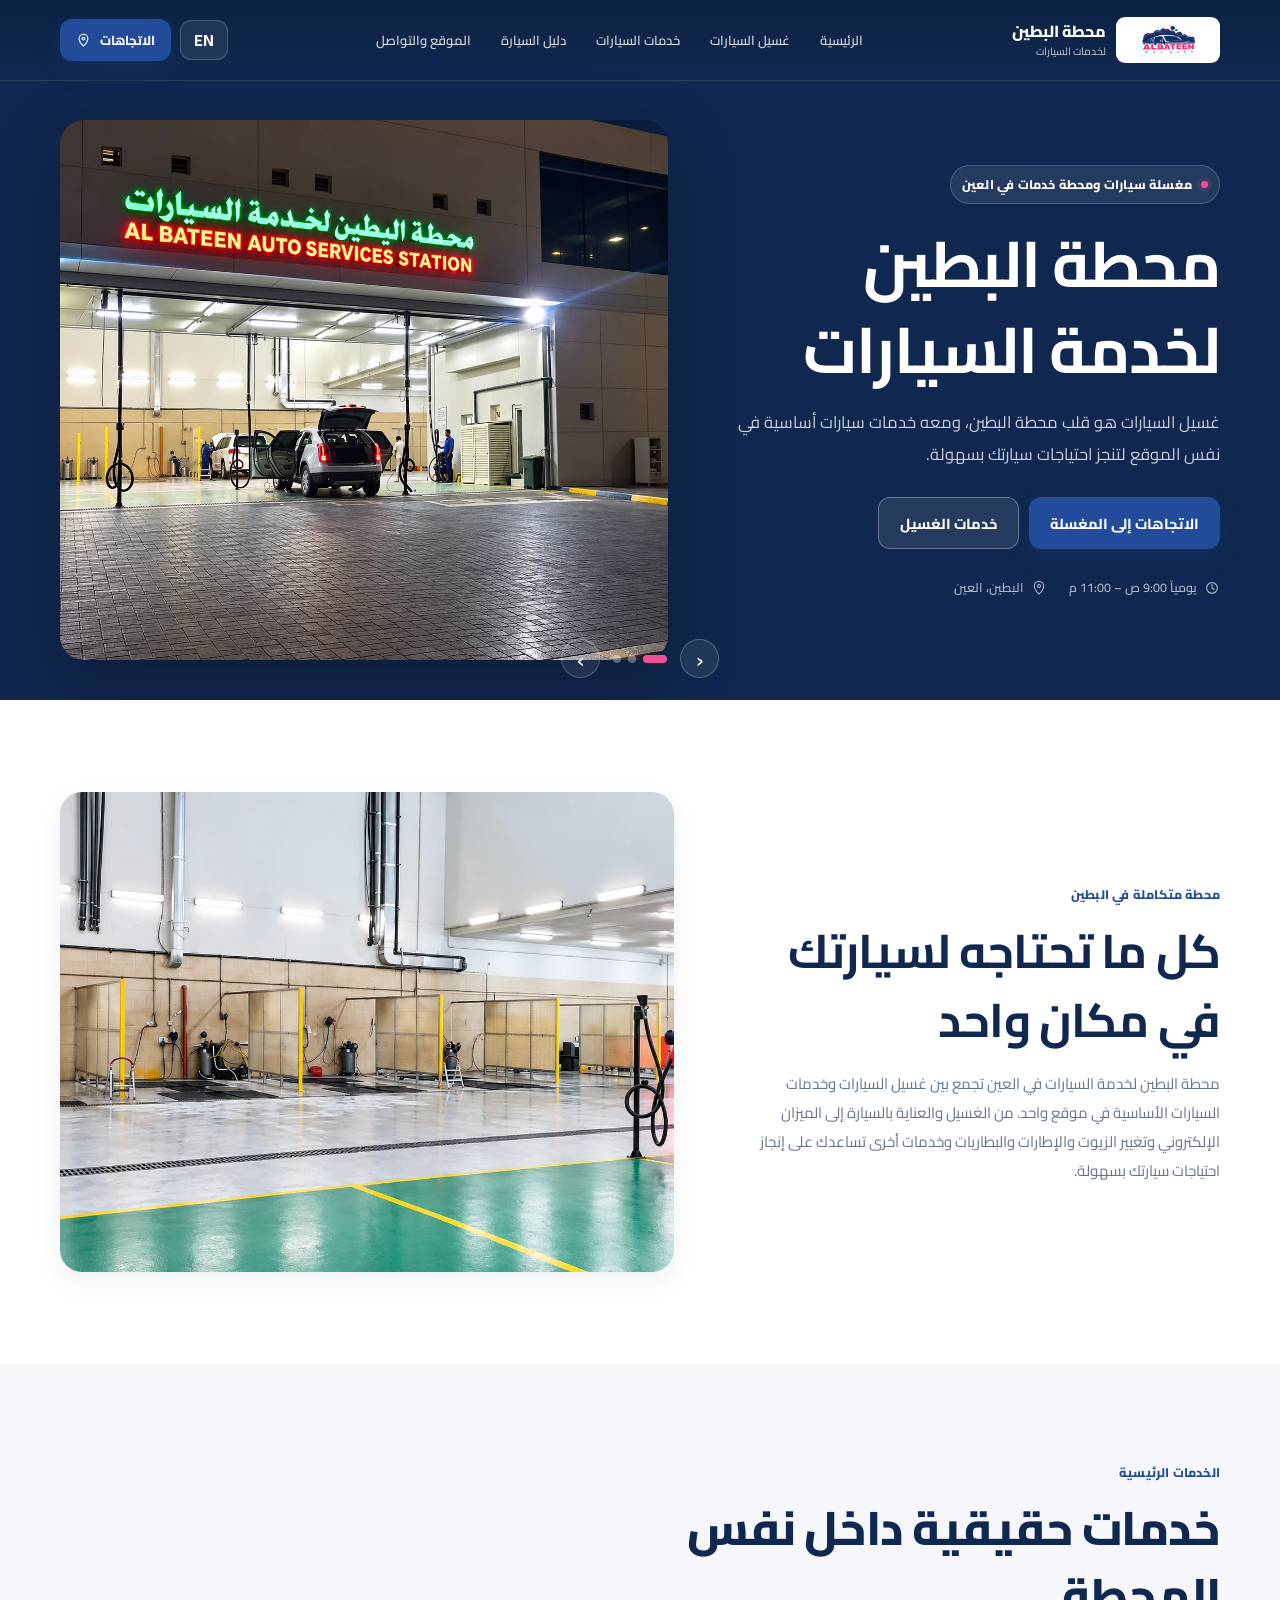
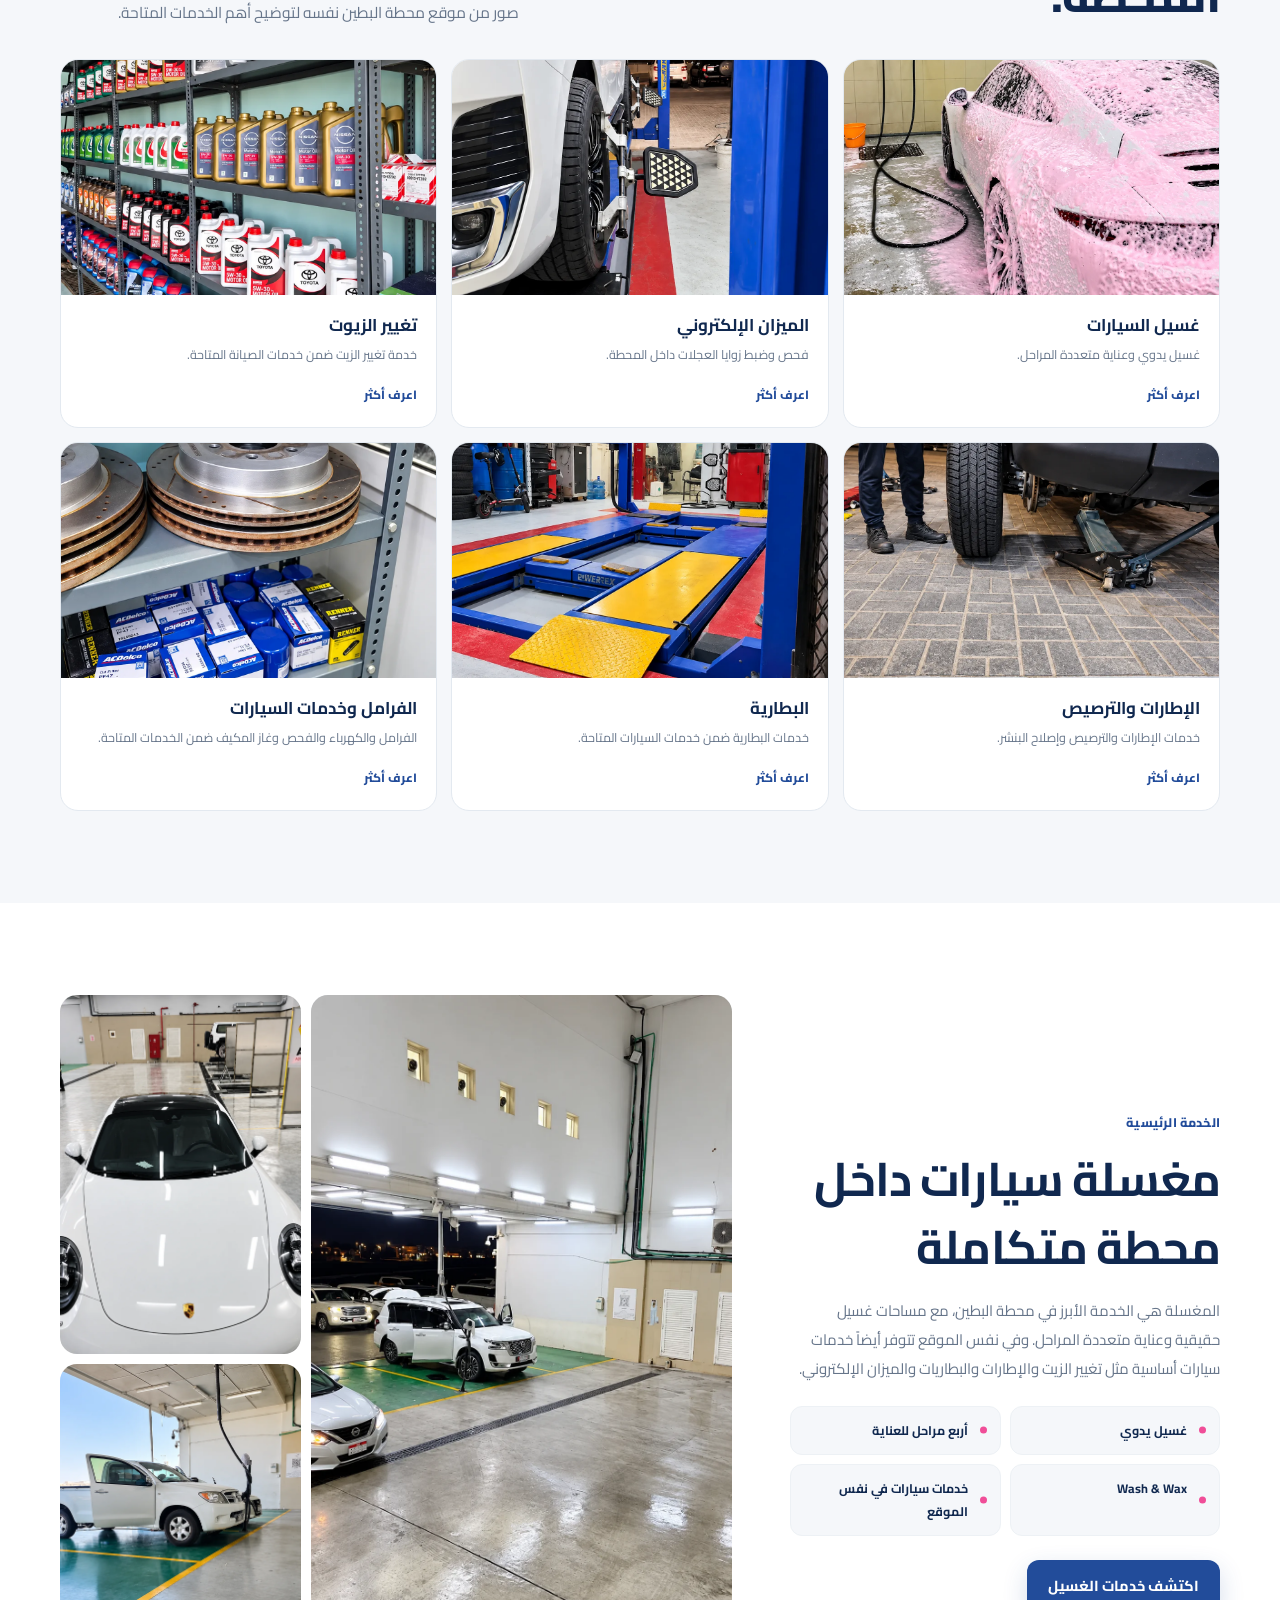
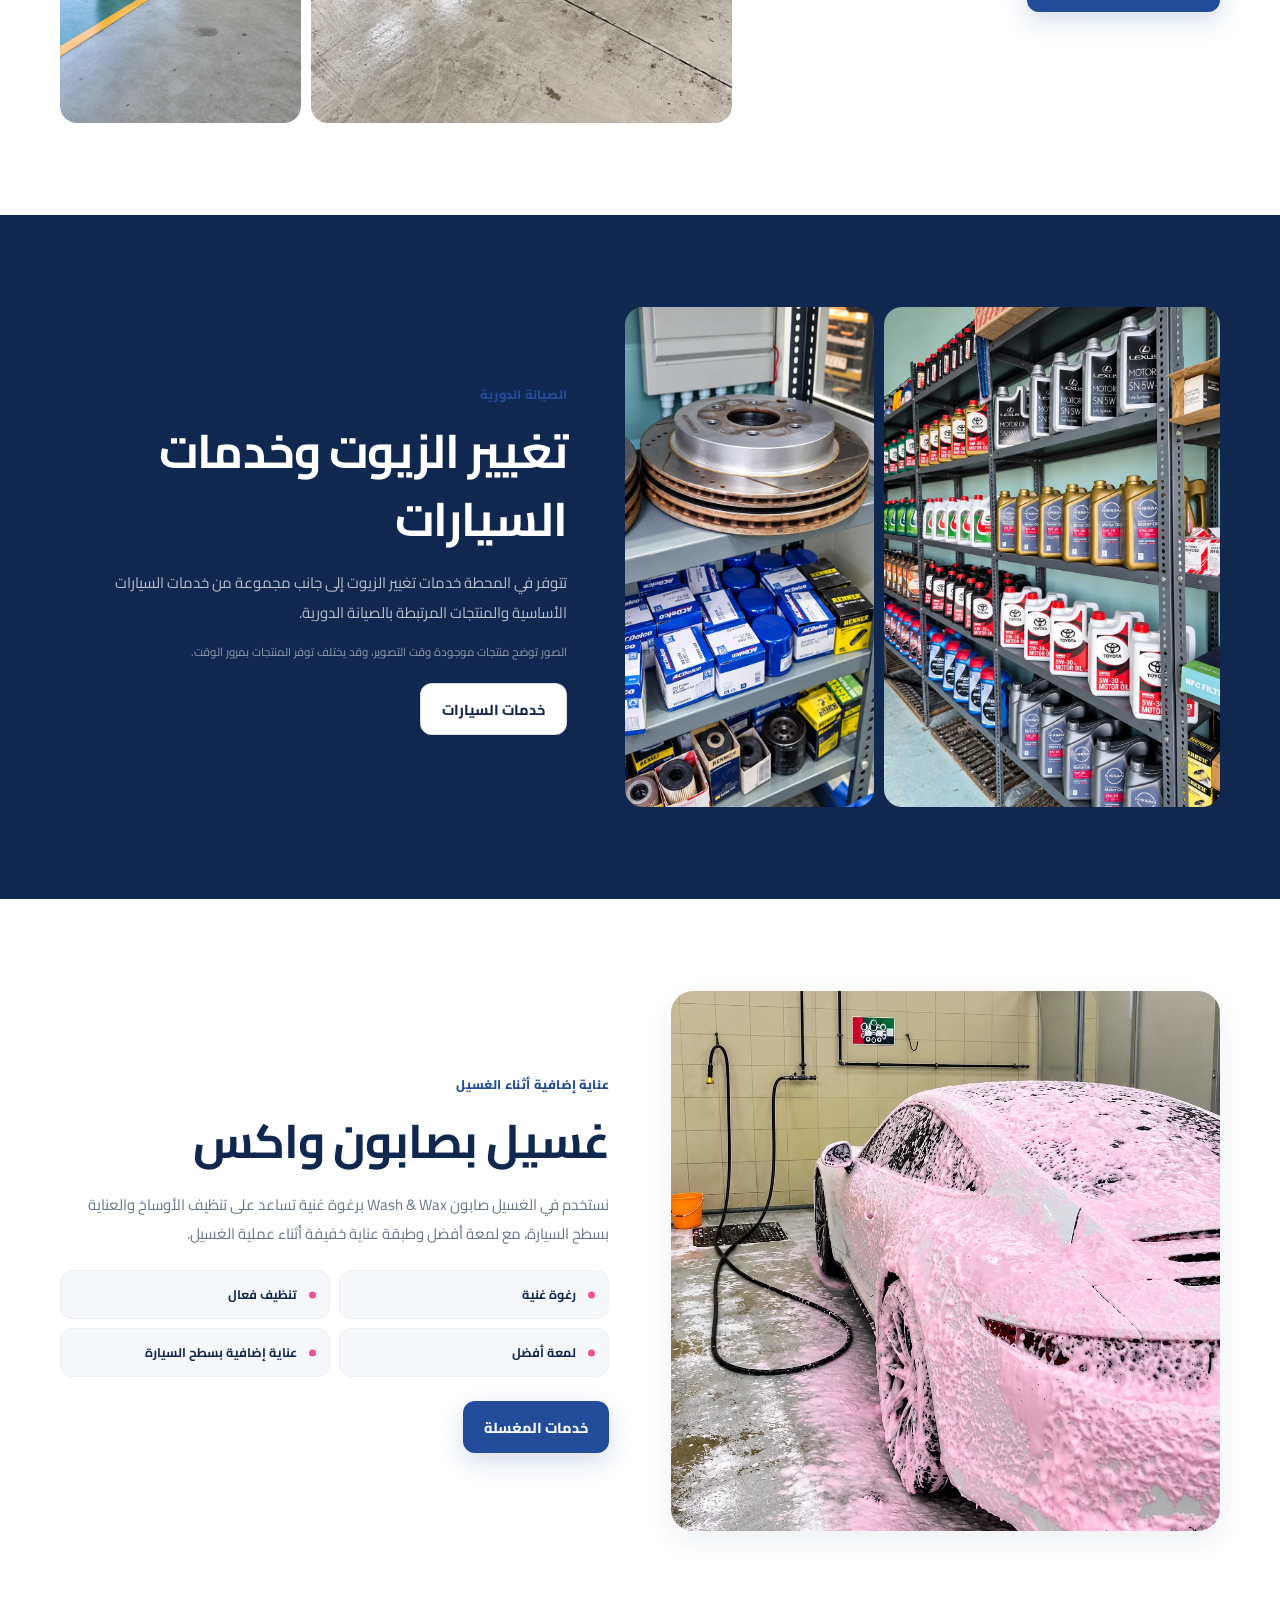
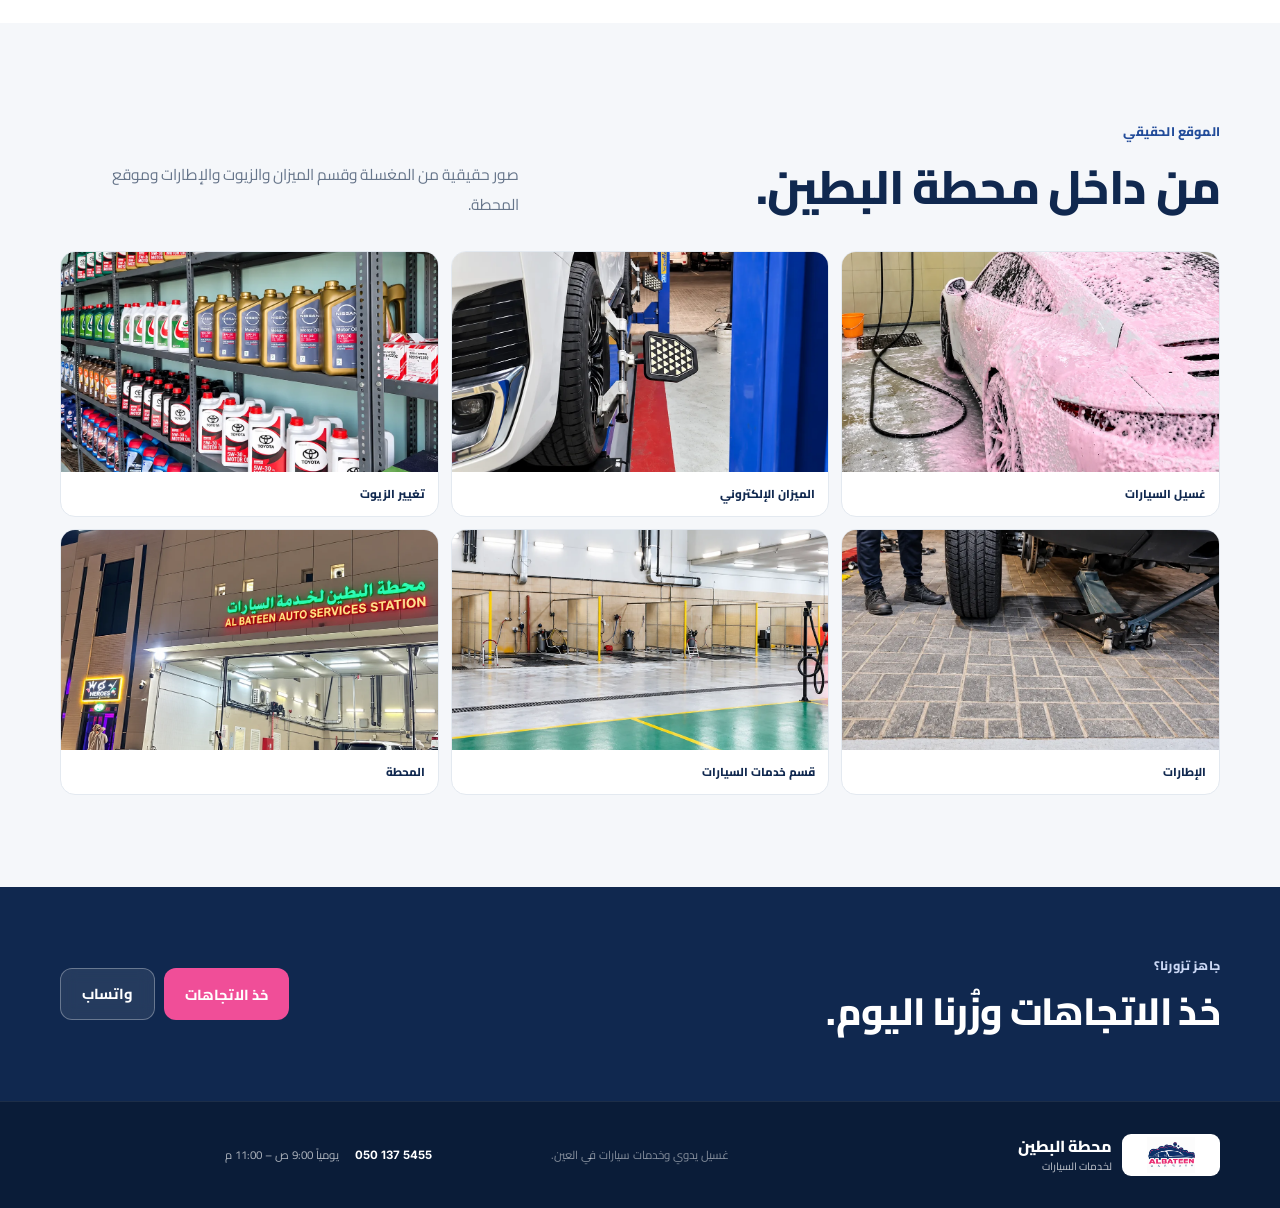
<file: index.html>
<!DOCTYPE html>

<html dir="rtl" lang="ar">
<head>
<meta charset="utf-8"/>
<meta content="width=device-width,initial-scale=1" name="viewport"/>
<meta content="#10284F" name="theme-color"/>
<link href="assets/albateen-official-logo.png" rel="icon" type="image/png"/>
<meta content="محطة البطين لخدمة السيارات في العين تجمع غسيل السيارات والميزان الإلكتروني وتغيير الزيوت والإطارات والبطاريات وخدمات سيارات أساسية في موقع واحد." name="description"/>
<title>محطة البطين لخدمة السيارات في العين | غسيل وميزان وزيوت وإطارات</title>
<link href="https://fonts.googleapis.com" rel="preconnect"/>
<link crossorigin="" href="https://fonts.gstatic.com" rel="preconnect"/>
<link href="https://fonts.googleapis.com/css2?family=Cairo:wght@400;500;600;700;800&amp;family=Inter:wght@400;500;600;700;800&amp;display=swap" rel="stylesheet"/>
<link as="image" href="assets/approved-station-night-01.webp" rel="preload"/>
<link href="styles.css" rel="stylesheet"/>
<script type="application/ld+json">{"@context":"https://schema.org","@type":["LocalBusiness","AutoRepair"],"name":"AL BATEEN Auto Services Station","alternateName":"محطة البطين لخدمات السيارات","telephone":"+971501375455","hasMap":"https://maps.app.goo.gl/kqmiV2ZNQofJTzX68","address":{"@type":"PostalAddress","addressLocality":"Al Ain","addressRegion":"Abu Dhabi","addressCountry":"AE"},"openingHoursSpecification":{"@type":"OpeningHoursSpecification","dayOfWeek":["Monday","Tuesday","Wednesday","Thursday","Friday","Saturday","Sunday"],"opens":"09:00","closes":"23:00"},"url":"https://albateenstation.ae/","logo":"https://albateenstation.ae/assets/albateen-official-logo.png"}</script>
<link href="https://albateenstation.ae/" rel="canonical"/>
<meta content="https://albateenstation.ae/" property="og:url"/>
</head>
<body class="home-station-page" data-title-ar="محطة البطين لخدمة السيارات في العين | غسيل وميزان وزيوت وإطارات" data-title-en="AL BATEEN Auto Services Station | Car Wash & Auto Services in Al Ain" data-desc-ar="محطة البطين لخدمة السيارات في العين تجمع غسيل السيارات والميزان الإلكتروني وتغيير الزيوت والإطارات والبطاريات وخدمات سيارات أساسية في موقع واحد." data-desc-en="AL BATEEN Auto Services Station in Al Ain offers car wash, electronic wheel alignment, oil change, tyres, batteries and other verified automotive services in one location.">
<header class="site-header" id="top">
<div class="container nav-wrap">
<a aria-label="الصفحة الرئيسية" class="brand" href="index.html">
<img alt="AL BATEEN Auto Services Station" class="brand-logo" src="assets/albateen-official-logo.png"/>
<span class="brand-copy">
<strong data-ar="محطة البطين" data-en="AL BATEEN">محطة البطين</strong>
<small data-ar="لخدمات السيارات" data-en="Auto Services Station">لخدمات السيارات</small>
</span>
</a>
<nav aria-label="التنقل الرئيسي" class="desktop-nav">
<a data-ar="الرئيسية" data-en="Home" href="index.html">الرئيسية</a>
<a data-ar="غسيل السيارات" data-en="Car Wash" href="car-wash.html">غسيل السيارات</a>
<a data-ar="خدمات السيارات" data-en="Auto Services" href="auto-services.html">خدمات السيارات</a>
<a data-ar="دليل السيارة" data-en="Car Care Guide" href="car-care-guide.html">دليل السيارة</a>
<a data-ar="الموقع والتواصل" data-en="Contact" href="contact.html">الموقع والتواصل</a>
</nav>
<div class="nav-actions">
<button aria-label="Switch language" class="lang-btn" id="langToggle" type="button">EN</button>
<details class="mobile-page-nav">
<summary aria-label="القائمة / Menu">
<svg aria-hidden="true" viewbox="0 0 24 24"><path d="M5 7h14M5 12h14M5 17h14"></path></svg>
</summary>
<div class="mobile-menu">
<a data-ar="الرئيسية" data-en="Home" href="index.html">الرئيسية</a>
<a data-ar="غسيل السيارات" data-en="Car Wash" href="car-wash.html">غسيل السيارات</a>
<a data-ar="خدمات السيارات" data-en="Auto Services" href="auto-services.html">خدمات السيارات</a>
<a data-ar="دليل السيارة" data-en="Car Care Guide" href="car-care-guide.html">دليل السيارة</a>
<a data-ar="الموقع والتواصل" data-en="Contact" href="contact.html">الموقع والتواصل</a>
</div>
</details>
<a class="btn btn-primary btn-small desktop-cta" href="https://maps.app.goo.gl/kqmiV2ZNQofJTzX68" rel="noopener" target="_blank">
<span data-ar="الاتجاهات" data-en="Directions">الاتجاهات</span>
<svg aria-hidden="true" viewbox="0 0 24 24"><path d="M12 21s7-6.1 7-12A7 7 0 1 0 5 9c0 5.9 7 12 7 12Z"></path><circle cx="12" cy="9" r="2.3"></circle></svg>
</a>
</div>
</div>
</header>
<main>
<section class="station-hero-slider" data-hero-slider aria-label="AL BATEEN car wash and station services">
  <div class="station-slide is-active" data-slide="0">
    <div class="container station-slide-grid">
      <div class="station-slide-copy">
        <span class="eyebrow"><span class="dot"></span><span data-ar="مغسلة سيارات ومحطة خدمات في العين" data-en="Car wash & auto service station in Al Ain">مغسلة سيارات ومحطة خدمات في العين</span></span>
        <h1 data-ar="محطة البطين لخدمة السيارات" data-en="AL BATEEN Auto Services Station">محطة البطين لخدمة السيارات</h1>
        <p data-ar="غسيل السيارات هو قلب محطة البطين، ومعه خدمات سيارات أساسية في نفس الموقع لتنجز احتياجات سيارتك بسهولة." data-en="Car washing is at the heart of AL BATEEN, supported by essential automotive services in the same Al Ain location.">غسيل السيارات هو قلب محطة البطين، ومعه خدمات سيارات أساسية في نفس الموقع لتنجز احتياجات سيارتك بسهولة.</p>
        <div class="hero-actions">
          <a class="btn btn-primary btn-lg" href="https://maps.app.goo.gl/kqmiV2ZNQofJTzX68" target="_blank" rel="noopener"><span data-ar="الاتجاهات إلى المغسلة" data-en="Directions to the Car Wash">الاتجاهات إلى المغسلة</span></a>
          <a class="btn btn-glass btn-lg" href="car-wash.html"><span data-ar="خدمات الغسيل" data-en="Car Wash Services">خدمات الغسيل</span></a>
        </div>
        <div class="hero-meta">
          <span><svg viewBox="0 0 24 24"><circle cx="12" cy="12" r="8"/><path d="M12 7v5l3 2"/></svg><span data-ar="يومياً 9:00 ص – 11:00 م" data-en="Daily 9:00 AM – 11:00 PM">يومياً 9:00 ص – 11:00 م</span></span>
          <span><svg viewBox="0 0 24 24"><path d="M12 21s7-6.1 7-12A7 7 0 1 0 5 9c0 5.9 7 12 7 12Z"/><circle cx="12" cy="9" r="2.3"/></svg><span data-ar="البطين، العين" data-en="Al Bateen, Al Ain">البطين، العين</span></span>
        </div>
      </div>
      <div class="station-slide-media">
        <img src="assets/approved-station-night-02.webp" alt="واجهة محطة البطين والمغسلة في العين" data-alt-ar="واجهة محطة البطين والمغسلة في العين" data-alt-en="AL BATEEN car wash and auto service station exterior in Al Ain" fetchpriority="high"/>
      </div>
    </div>
  </div>

  <div class="station-slide" data-slide="1" aria-hidden="true">
    <div class="container station-slide-grid">
      <div class="station-slide-copy">
        <span class="eyebrow"><span class="dot"></span><span data-ar="غسيل سيارات يدوي" data-en="Hand Car Wash">غسيل سيارات يدوي</span></span>
        <h2 data-ar="عناية بسيارتك عبر أربع مراحل" data-en="Four-Stage Car Wash Care">عناية بسيارتك عبر أربع مراحل</h2>
        <p data-ar="من تجهيز السيارة قبل الغسيل إلى الغسيل اليدوي والمسح واللمعة ثم التجفيف واللمسة النهائية." data-en="From preparation to hand washing, wipe & shine, drying and the final finish.">من تجهيز السيارة قبل الغسيل إلى الغسيل اليدوي والمسح واللمعة ثم التجفيف واللمسة النهائية.</p>
        <div class="hero-actions"><a class="btn btn-primary btn-lg" href="car-wash.html#process"><span data-ar="مراحل الغسيل" data-en="Wash Process">مراحل الغسيل</span></a></div>
      </div>
      <div class="station-slide-media">
        <img src="assets/approved-wash-bay-sedan.webp" alt="سيارة داخل منطقة الغسيل في محطة البطين" data-alt-ar="سيارة داخل منطقة الغسيل في محطة البطين" data-alt-en="Vehicle inside the AL BATEEN car wash bay" loading="lazy" decoding="async"/>
      </div>
    </div>
  </div>

  <div class="station-slide" data-slide="2" aria-hidden="true">
    <div class="container station-slide-grid">
      <div class="station-slide-copy">
        <span class="eyebrow"><span class="dot"></span><span data-ar="Wash &amp; Wax" data-en="Wash &amp; Wax">Wash &amp; Wax</span></span>
        <h2 data-ar="غسيل بصابون واكس" data-en="Wash &amp; Wax Car Care">غسيل بصابون واكس</h2>
        <p data-ar="رغوة غنية للمساعدة على التنظيف واللمعة والعناية الخفيفة بسطح السيارة أثناء الغسيل." data-en="Rich foam to support cleaning, enhanced gloss and light wax-based surface care during the wash.">رغوة غنية للمساعدة على التنظيف واللمعة والعناية الخفيفة بسطح السيارة أثناء الغسيل.</p>
        <div class="hero-actions"><a class="btn btn-primary btn-lg" href="car-wash.html#wash-wax"><span data-ar="Wash &amp; Wax" data-en="Wash &amp; Wax">Wash &amp; Wax</span></a></div>
      </div>
      <div class="station-slide-media station-slide-media-foam">
        <img src="assets/approved-wash-wax-foam.webp" alt="سيارة مغطاة برغوة Wash &amp; Wax الوردية أثناء الغسيل" data-alt-ar="سيارة مغطاة برغوة Wash &amp; Wax الوردية أثناء الغسيل" data-alt-en="Vehicle covered with pink Wash &amp; Wax foam during washing" loading="lazy" decoding="async"/>
      </div>
    </div>
  </div>

  <div class="hero-slider-controls" aria-label="Hero slider controls">
    <button class="hero-control hero-prev" type="button" aria-label="Previous slide">‹</button>
    <div class="hero-dots">
      <button class="hero-dot is-active" type="button" data-dot="0" aria-label="Slide 1"></button>
      <button class="hero-dot" type="button" data-dot="1" aria-label="Slide 2"></button>
      <button class="hero-dot" type="button" data-dot="2" aria-label="Slide 3"></button>
    </div>
    <button class="hero-control hero-next" type="button" aria-label="Next slide">›</button>
  </div>
</section>

<section class="section station-intro-section">
  <div class="container station-intro">
    <div class="station-intro-copy">
      <span class="kicker" data-ar="محطة متكاملة في البطين" data-en="A complete station in Al Bateen">محطة متكاملة في البطين</span>
      <h2 data-ar="كل ما تحتاجه لسيارتك في مكان واحد" data-en="More Than a Car Wash">كل ما تحتاجه لسيارتك في مكان واحد</h2>
      <p data-ar="محطة البطين لخدمة السيارات في العين تجمع بين غسيل السيارات وخدمات السيارات الأساسية في موقع واحد. من الغسيل والعناية بالسيارة إلى الميزان الإلكتروني وتغيير الزيوت والإطارات والبطاريات وخدمات أخرى تساعدك على إنجاز احتياجات سيارتك بسهولة."
         data-en="AL BATEEN brings car washing and essential automotive services together in one location in Al Ain — from vehicle care and washing to electronic wheel alignment, oil changes, tyres, batteries and other verified automotive services.">
        محطة البطين لخدمة السيارات في العين تجمع بين غسيل السيارات وخدمات السيارات الأساسية في موقع واحد. من الغسيل والعناية بالسيارة إلى الميزان الإلكتروني وتغيير الزيوت والإطارات والبطاريات وخدمات أخرى تساعدك على إنجاز احتياجات سيارتك بسهولة.
      </p>
    </div>
    <figure class="station-intro-image">
      <img src="assets/approved-wash-bays-wide.webp" alt="منطقة الغسيل داخل محطة البطين" data-alt-ar="منطقة الغسيل داخل محطة البطين" data-alt-en="Car wash bays inside AL BATEEN" loading="lazy" decoding="async"/>
    </figure>
  </div>
</section>

<section class="section home-services-overview">
  <div class="container">
    <div class="section-head compact">
      <div>
        <span class="kicker" data-ar="الخدمات الرئيسية" data-en="Main Services">الخدمات الرئيسية</span>
        <h2 data-ar="خدمات حقيقية داخل نفس المحطة." data-en="Real services, all at the same station.">خدمات حقيقية داخل نفس المحطة.</h2>
      </div>
      <p data-ar="صور من موقع محطة البطين نفسه لتوضيح أهم الخدمات المتاحة." data-en="Real photos from AL BATEEN showing the station's key service areas.">صور من موقع محطة البطين نفسه لتوضيح أهم الخدمات المتاحة.</p>
    </div>

    <div class="photo-services-grid">
      <article class="photo-service-card">
        <a class="photo-service-image" href="car-wash.html"><img src="assets/approved-wash-wax-foam.webp" alt="غسيل سيارة برغوة Wash &amp; Wax" data-alt-ar="غسيل سيارة برغوة Wash &amp; Wax" data-alt-en="Car wash with Wash &amp; Wax foam" loading="lazy" decoding="async"/></a>
        <div class="photo-service-copy"><h3 data-ar="غسيل السيارات" data-en="Car Wash">غسيل السيارات</h3><p data-ar="غسيل يدوي وعناية متعددة المراحل." data-en="Hand washing and multi-stage vehicle care.">غسيل يدوي وعناية متعددة المراحل.</p><a href="car-wash.html" data-ar="اعرف أكثر" data-en="Learn more">اعرف أكثر</a></div>
      </article>

      <article class="photo-service-card">
        <a class="photo-service-image" href="auto-services.html#alignment"><img src="assets/alignment-wheel-closeup.webp" alt="سيارة على جهاز الميزان الإلكتروني" data-alt-ar="سيارة على جهاز الميزان الإلكتروني" data-alt-en="Vehicle on electronic wheel alignment equipment" loading="lazy" decoding="async"/></a>
        <div class="photo-service-copy"><h3 data-ar="الميزان الإلكتروني" data-en="Electronic Wheel Alignment">الميزان الإلكتروني</h3><p data-ar="فحص وضبط زوايا العجلات داخل المحطة." data-en="Wheel-geometry checking and adjustment on site.">فحص وضبط زوايا العجلات داخل المحطة.</p><a href="auto-services.html#alignment" data-ar="اعرف أكثر" data-en="Learn more">اعرف أكثر</a></div>
      </article>

      <article class="photo-service-card">
        <a class="photo-service-image" href="auto-services.html#oil-change"><img src="assets/oil-shelves.webp" alt="منتجات زيوت سيارات داخل قسم الخدمات" data-alt-ar="منتجات زيوت سيارات داخل قسم الخدمات" data-alt-en="Motor-oil products inside the auto service area" loading="lazy" decoding="async"/></a>
        <div class="photo-service-copy"><h3 data-ar="تغيير الزيوت" data-en="Oil Change">تغيير الزيوت</h3><p data-ar="خدمة تغيير الزيت ضمن خدمات الصيانة المتاحة." data-en="Oil-change service within the station's auto services.">خدمة تغيير الزيت ضمن خدمات الصيانة المتاحة.</p><a href="auto-services.html#oil-change" data-ar="اعرف أكثر" data-en="Learn more">اعرف أكثر</a></div>
      </article>

      <article class="photo-service-card">
        <a class="photo-service-image" href="auto-services.html#tyres"><img src="assets/tyre-service.webp" alt="خدمة إطارات لسيارة داخل محطة البطين" data-alt-ar="خدمة إطارات لسيارة داخل محطة البطين" data-alt-en="Tyre service at AL BATEEN" loading="lazy" decoding="async"/></a>
        <div class="photo-service-copy"><h3 data-ar="الإطارات والترصيص" data-en="Tyres &amp; Wheel Balancing">الإطارات والترصيص</h3><p data-ar="خدمات الإطارات والترصيص وإصلاح البنشر." data-en="Tyre service, wheel balancing and puncture repair.">خدمات الإطارات والترصيص وإصلاح البنشر.</p><a href="auto-services.html#tyres" data-ar="اعرف أكثر" data-en="Learn more">اعرف أكثر</a></div>
      </article>

      <article class="photo-service-card">
        <a class="photo-service-image" href="auto-services.html#other-services"><img src="assets/alignment-bay-angle.webp" alt="منطقة خدمات السيارات داخل محطة البطين" data-alt-ar="منطقة خدمات السيارات داخل محطة البطين" data-alt-en="Automotive service area inside AL BATEEN" loading="lazy" decoding="async"/></a>
        <div class="photo-service-copy"><h3 data-ar="البطارية" data-en="Battery Service">البطارية</h3><p data-ar="خدمات البطارية ضمن خدمات السيارات المتاحة." data-en="Battery service as part of the station's auto services.">خدمات البطارية ضمن خدمات السيارات المتاحة.</p><a href="auto-services.html#other-services" data-ar="اعرف أكثر" data-en="Learn more">اعرف أكثر</a></div>
      </article>

      <article class="photo-service-card">
        <a class="photo-service-image" href="auto-services.html#other-services"><img src="assets/brake-parts.webp" alt="قطع مرتبطة بخدمات الفرامل والصيانة داخل المحطة" data-alt-ar="قطع مرتبطة بخدمات الفرامل والصيانة داخل المحطة" data-alt-en="Brake and maintenance parts inside the station" loading="lazy" decoding="async"/></a>
        <div class="photo-service-copy"><h3 data-ar="الفرامل وخدمات السيارات" data-en="Brakes &amp; Auto Services">الفرامل وخدمات السيارات</h3><p data-ar="الفرامل والكهرباء والفحص وغاز المكيف ضمن الخدمات المتاحة." data-en="Brakes, automotive electrical service, diagnostics and AC gas service.">الفرامل والكهرباء والفحص وغاز المكيف ضمن الخدمات المتاحة.</p><a href="auto-services.html#other-services" data-ar="اعرف أكثر" data-en="Learn more">اعرف أكثر</a></div>
      </article>
    </div>
  </div>
</section>

<section class="section alignment-feature-section home-carwash-focus">
  <div class="container alignment-feature">
    <div class="alignment-feature-copy">
      <span class="kicker" data-ar="الخدمة الرئيسية" data-en="Main Service">الخدمة الرئيسية</span>
      <h2 data-ar="مغسلة سيارات داخل محطة متكاملة" data-en="A Car Wash Inside a Complete Auto Service Station">مغسلة سيارات داخل محطة متكاملة</h2>
      <p data-ar="المغسلة هي الخدمة الأبرز في محطة البطين، مع مساحات غسيل حقيقية وعناية متعددة المراحل. وفي نفس الموقع تتوفر أيضاً خدمات سيارات أساسية مثل تغيير الزيت والإطارات والبطاريات والميزان الإلكتروني." data-en="The car wash is the station’s main service, supported by real wash bays and multi-stage vehicle care. Essential automotive services such as oil change, tyres, batteries and electronic wheel alignment are also available in the same location.">المغسلة هي الخدمة الأبرز في محطة البطين، مع مساحات غسيل حقيقية وعناية متعددة المراحل. وفي نفس الموقع تتوفر أيضاً خدمات سيارات أساسية مثل تغيير الزيت والإطارات والبطاريات والميزان الإلكتروني.</p>
      <ul class="simple-points">
        <li data-ar="غسيل يدوي" data-en="Hand wash">غسيل يدوي</li>
        <li data-ar="أربع مراحل للعناية" data-en="Four-stage care">أربع مراحل للعناية</li>
        <li data-ar="Wash &amp; Wax" data-en="Wash &amp; Wax">Wash &amp; Wax</li>
        <li data-ar="خدمات سيارات في نفس الموقع" data-en="Auto services in the same location">خدمات سيارات في نفس الموقع</li>
      </ul>
      <a class="btn btn-primary btn-lg" href="car-wash.html"><span data-ar="اكتشف خدمات الغسيل" data-en="Explore Car Wash Services">اكتشف خدمات الغسيل</span></a>
    </div>
    <div class="alignment-photo-layout">
      <figure class="alignment-photo-main"><img src="assets/approved-wash-bay-active.webp" alt="سيارة داخل مغسلة البطين أثناء الخدمة" data-alt-ar="سيارة داخل مغسلة البطين أثناء الخدمة" data-alt-en="Vehicle inside the AL BATEEN car wash during service" loading="lazy" decoding="async"/></figure>
      <figure><img src="assets/approved-clean-porsche.webp" alt="سيارة نظيفة ولامعة بعد العناية" data-alt-ar="سيارة نظيفة ولامعة بعد العناية" data-alt-en="Clean glossy vehicle after car wash care" loading="lazy" decoding="async"/></figure>
      <figure><img src="assets/approved-wash-white-pickup.webp" alt="سيارة داخل منطقة الغسيل في محطة البطين" data-alt-ar="سيارة داخل منطقة الغسيل في محطة البطين" data-alt-en="Vehicle in the AL BATEEN wash bay" loading="lazy" decoding="async"/></figure>
    </div>
  </div>
</section>

<section class="section oil-feature-section">
  <div class="container oil-feature">
    <div class="oil-photo-pair">
      <figure class="oil-photo-main"><img src="assets/oil-shelves.webp" alt="رفوف زيوت السيارات في قسم خدمات محطة البطين" data-alt-ar="رفوف زيوت السيارات في قسم خدمات محطة البطين" data-alt-en="Motor-oil shelves in AL BATEEN auto service area" loading="lazy" decoding="async"/></figure>
      <figure><img src="assets/brake-parts.webp" alt="قطع صيانة وفلاتر وفرامل داخل قسم الخدمات" data-alt-ar="قطع صيانة وفلاتر وفرامل داخل قسم الخدمات" data-alt-en="Maintenance parts, filters and brake components in the service area" loading="lazy" decoding="async"/></figure>
    </div>
    <div class="oil-feature-copy">
      <span class="kicker" data-ar="الصيانة الدورية" data-en="Routine vehicle care">الصيانة الدورية</span>
      <h2 data-ar="تغيير الزيوت وخدمات السيارات" data-en="Oil Change &amp; Essential Auto Services">تغيير الزيوت وخدمات السيارات</h2>
      <p data-ar="تتوفر في المحطة خدمات تغيير الزيوت إلى جانب مجموعة من خدمات السيارات الأساسية والمنتجات المرتبطة بالصيانة الدورية."
         data-en="Oil-change services and other essential automotive services are available within the station.">
        تتوفر في المحطة خدمات تغيير الزيوت إلى جانب مجموعة من خدمات السيارات الأساسية والمنتجات المرتبطة بالصيانة الدورية.
      </p>
      <p class="availability-note" data-ar="الصور توضح منتجات موجودة وقت التصوير، وقد يختلف توفر المنتجات بمرور الوقت." data-en="Photos show products present when photographed; product availability can change over time.">الصور توضح منتجات موجودة وقت التصوير، وقد يختلف توفر المنتجات بمرور الوقت.</p>
      <a class="btn btn-outline btn-lg" href="auto-services.html#oil-change"><span data-ar="خدمات السيارات" data-en="Auto Services">خدمات السيارات</span></a>
    </div>
  </div>
</section>

<section class="section washwax-feature-section">
  <div class="container washwax-feature">
    <figure class="washwax-image"><img src="assets/approved-wash-wax-foam.webp" alt="سيارة مغطاة برغوة Wash &amp; Wax الوردية في مغسلة البطين" data-alt-ar="سيارة مغطاة برغوة Wash &amp; Wax الوردية في مغسلة البطين" data-alt-en="Vehicle covered with pink Wash &amp; Wax foam at AL BATEEN car wash" loading="lazy" decoding="async"/></figure>
    <div class="washwax-copy">
      <span class="kicker" data-ar="عناية إضافية أثناء الغسيل" data-en="Added care during washing">عناية إضافية أثناء الغسيل</span>
      <h2 data-ar="غسيل بصابون واكس" data-en="Wash &amp; Wax Foam">غسيل بصابون واكس</h2>
      <p data-ar="نستخدم في الغسيل صابون Wash &amp; Wax برغوة غنية تساعد على تنظيف الأوساخ والعناية بسطح السيارة، مع لمعة أفضل وطبقة عناية خفيفة أثناء عملية الغسيل."
         data-en="Our Wash &amp; Wax foam combines effective cleaning with added vehicle-surface care, helping leave the car clean with enhanced gloss and a light wax-based finish.">
        نستخدم في الغسيل صابون Wash &amp; Wax برغوة غنية تساعد على تنظيف الأوساخ والعناية بسطح السيارة، مع لمعة أفضل وطبقة عناية خفيفة أثناء عملية الغسيل.
      </p>
      <ul class="simple-points washwax-points">
        <li data-ar="رغوة غنية" data-en="Rich foam">رغوة غنية</li>
        <li data-ar="تنظيف فعال" data-en="Effective cleaning">تنظيف فعال</li>
        <li data-ar="لمعة أفضل" data-en="Enhanced gloss">لمعة أفضل</li>
        <li data-ar="عناية إضافية بسطح السيارة" data-en="Added vehicle-surface care">عناية إضافية بسطح السيارة</li>
      </ul>
      <a class="btn btn-primary btn-lg" href="car-wash.html#wash-wax"><span data-ar="خدمات المغسلة" data-en="Car Wash Services">خدمات المغسلة</span></a>
    </div>
  </div>
</section>

<section class="section real-gallery-section">
  <div class="container">
    <div class="section-head compact">
      <div><span class="kicker" data-ar="الموقع الحقيقي" data-en="The real location">الموقع الحقيقي</span><h2 data-ar="من داخل محطة البطين." data-en="Inside AL BATEEN.">من داخل محطة البطين.</h2></div>
      <p data-ar="صور حقيقية من المغسلة وقسم الميزان والزيوت والإطارات وموقع المحطة." data-en="Real photos from the car wash, alignment, oil, tyre and station service areas.">صور حقيقية من المغسلة وقسم الميزان والزيوت والإطارات وموقع المحطة.</p>
    </div>
    <div class="real-gallery-grid">
      <figure class="real-gallery-item"><img src="assets/approved-wash-wax-foam.webp" alt="غسيل السيارات في محطة البطين" data-alt-ar="غسيل السيارات في محطة البطين" data-alt-en="Car wash at AL BATEEN" loading="lazy" decoding="async"/><figcaption data-ar="غسيل السيارات" data-en="Car Wash">غسيل السيارات</figcaption></figure>
      <figure class="real-gallery-item"><img src="assets/alignment-wheel-closeup.webp" alt="الميزان الإلكتروني في محطة البطين" data-alt-ar="الميزان الإلكتروني في محطة البطين" data-alt-en="Electronic wheel alignment at AL BATEEN" loading="lazy" decoding="async"/><figcaption data-ar="الميزان الإلكتروني" data-en="Electronic Alignment">الميزان الإلكتروني</figcaption></figure>
      <figure class="real-gallery-item"><img src="assets/oil-shelves.webp" alt="زيوت سيارات داخل قسم الخدمات" data-alt-ar="زيوت سيارات داخل قسم الخدمات" data-alt-en="Motor oils in the service area" loading="lazy" decoding="async"/><figcaption data-ar="تغيير الزيوت" data-en="Oil Change">تغيير الزيوت</figcaption></figure>
      <figure class="real-gallery-item"><img src="assets/tyre-service.webp" alt="خدمة الإطارات داخل المحطة" data-alt-ar="خدمة الإطارات داخل المحطة" data-alt-en="Tyre service at the station" loading="lazy" decoding="async"/><figcaption data-ar="الإطارات" data-en="Tyres">الإطارات</figcaption></figure>
      <figure class="real-gallery-item"><img src="assets/approved-wash-bays-wide.webp" alt="مدخل ورشة خدمات السيارات" data-alt-ar="مدخل ورشة خدمات السيارات" data-alt-en="Auto service workshop entrance" loading="lazy" decoding="async"/><figcaption data-ar="قسم خدمات السيارات" data-en="Auto Services">قسم خدمات السيارات</figcaption></figure>
      <figure class="real-gallery-item"><img src="assets/approved-station-night-01.webp" alt="واجهة محطة البطين لخدمات السيارات" data-alt-ar="واجهة محطة البطين لخدمات السيارات" data-alt-en="AL BATEEN Auto Services Station exterior" loading="lazy" decoding="async"/><figcaption data-ar="المحطة" data-en="Station Exterior">المحطة</figcaption></figure>
    </div>
  </div>
</section>

<section class="final-cta">
  <div class="container final-inner">
    <div>
      <span class="kicker light" data-ar="جاهز تزورنا؟" data-en="Ready to visit?">جاهز تزورنا؟</span>
      <h2 data-ar="خذ الاتجاهات وزُرنا اليوم." data-en="Get directions and visit us today.">خذ الاتجاهات وزُرنا اليوم.</h2>
    </div>
    <div class="final-actions">
      <a class="btn btn-pink btn-lg" href="https://maps.app.goo.gl/kqmiV2ZNQofJTzX68" target="_blank" rel="noopener"><span data-ar="خذ الاتجاهات" data-en="Get Directions">خذ الاتجاهات</span></a>
      <a class="btn btn-glass btn-lg" href="https://wa.me/971501375455" target="_blank" rel="noopener"><span data-ar="واتساب" data-en="WhatsApp">واتساب</span></a>
    </div>
  </div>
</section>
</main>
<footer class="footer">
<div class="container footer-grid">
<div class="brand footer-brand">
<img alt="AL BATEEN Auto Services Station" class="brand-logo" src="assets/albateen-official-logo.png"/>
<span class="brand-copy">
<strong data-ar="محطة البطين" data-en="AL BATEEN">محطة البطين</strong>
<small data-ar="لخدمات السيارات" data-en="Auto Services Station">لخدمات السيارات</small>
</span>
</div>
<p data-ar="غسيل يدوي وخدمات سيارات في العين." data-en="Hand car wash and automotive services in Al Ain.">غسيل يدوي وخدمات سيارات في العين.</p>
<div class="footer-contact">
<a href="tel:+971501375455"><bdi>050 137 5455</bdi></a>
<span data-ar="يومياً 9:00 ص – 11:00 م" data-en="Daily 9:00 AM – 11:00 PM">يومياً 9:00 ص – 11:00 م</span>
</div>
</div>
</footer>
<div aria-label="إجراءات سريعة" class="mobile-bar">
<a class="mobile-dir" href="https://maps.app.goo.gl/kqmiV2ZNQofJTzX68" rel="noopener" target="_blank">
<svg viewbox="0 0 24 24"><path d="M12 21s7-6.1 7-12A7 7 0 1 0 5 9c0 5.9 7 12 7 12Z"></path><circle cx="12" cy="9" r="2.3"></circle></svg>
<span data-ar="الاتجاهات" data-en="Directions">الاتجاهات</span>
</a>
<a href="https://wa.me/971501375455" rel="noopener" target="_blank">
<svg viewbox="0 0 24 24"><path d="M20 11.8a8 8 0 0 1-11.7 7.1L4 20l1.1-4.1A8 8 0 1 1 20 11.8Z"></path></svg>
<span data-ar="واتساب" data-en="WhatsApp">واتساب</span>
</a>
<a href="tel:+971501375455">
<svg viewbox="0 0 24 24"><path d="M7.2 3.5 10 7l-1.7 2c1.2 2.5 3.2 4.5 5.7 5.7l2-1.7 3.5 2.8c.4.3.5.8.3 1.2-.7 1.5-2.2 2.5-3.8 2.4-6.3-.5-11.4-5.6-11.9-11.9-.1-1.6.9-3.1 2.4-3.8.3-.2.5-.3.7-.2Z"></path></svg>
<span data-ar="اتصال" data-en="Call">اتصال</span>
</a>
</div>
<script src="script.js"></script>
</body>
</html>
</file>
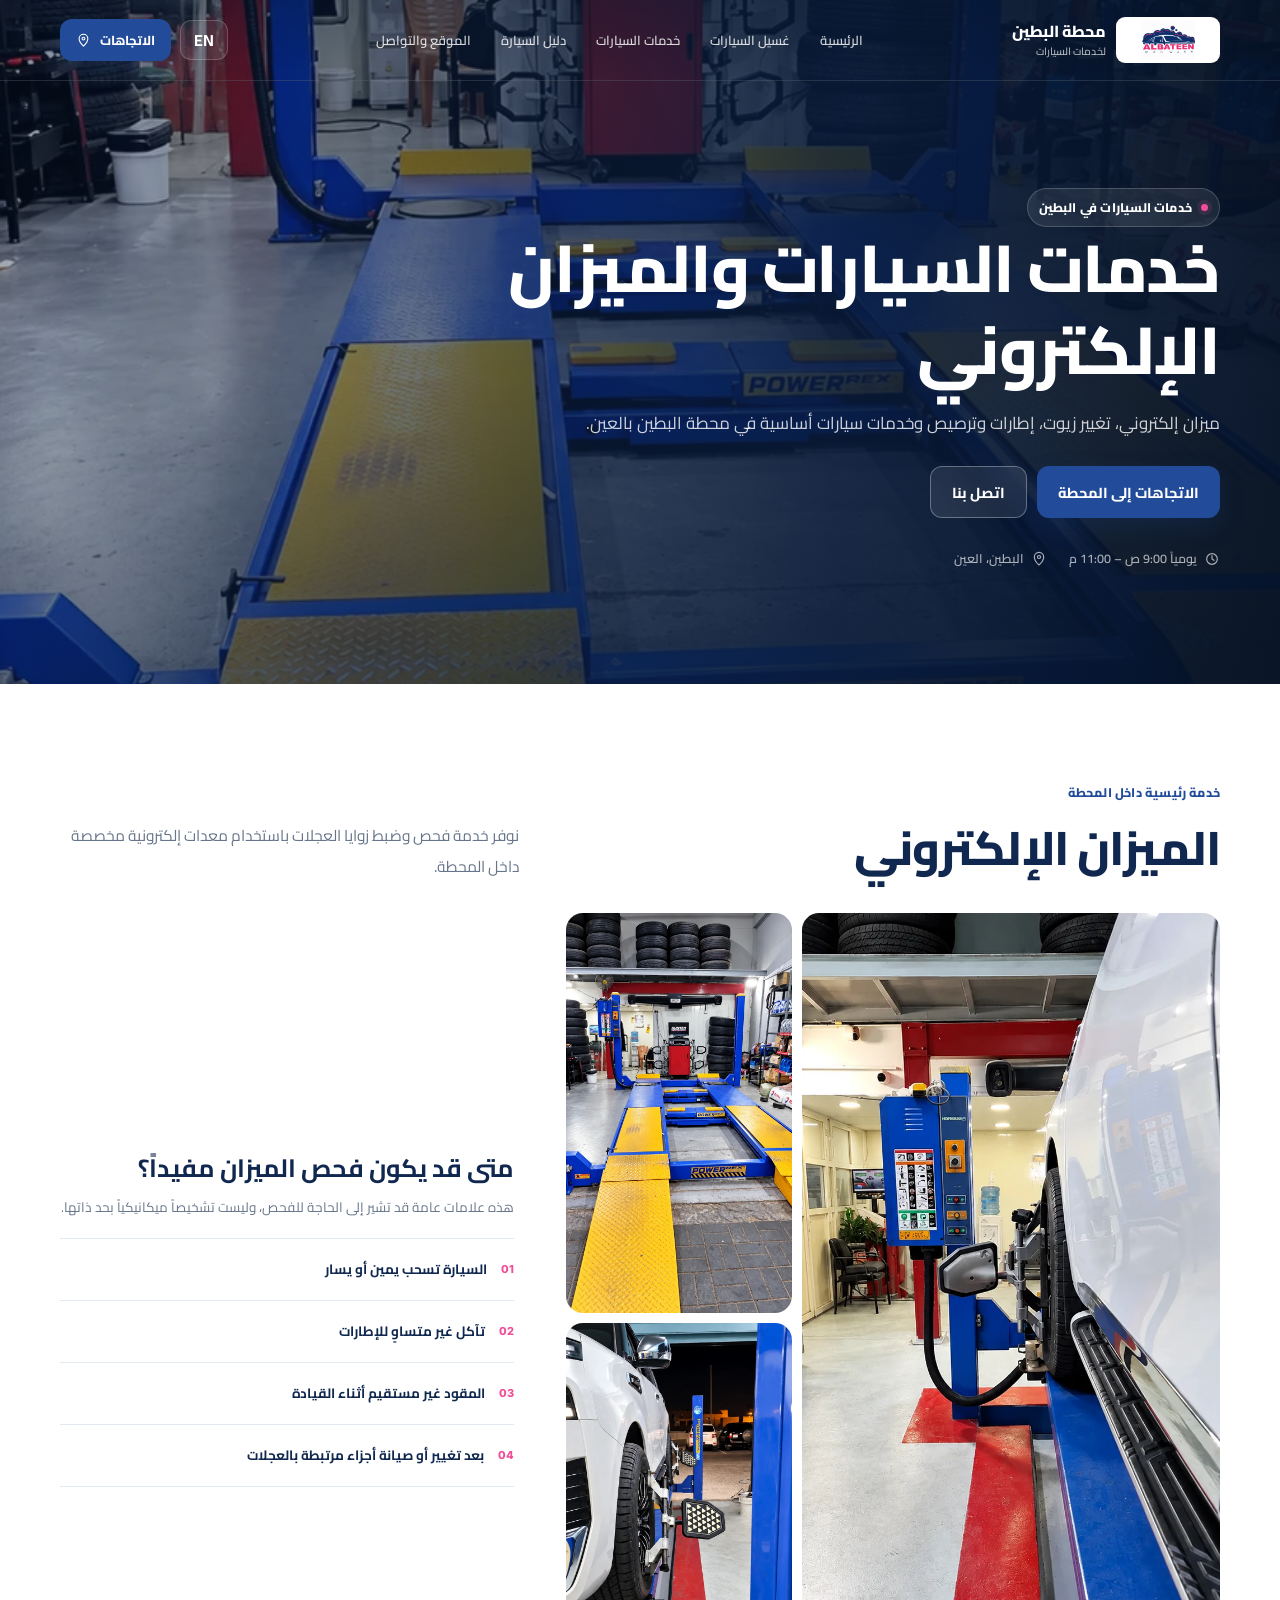
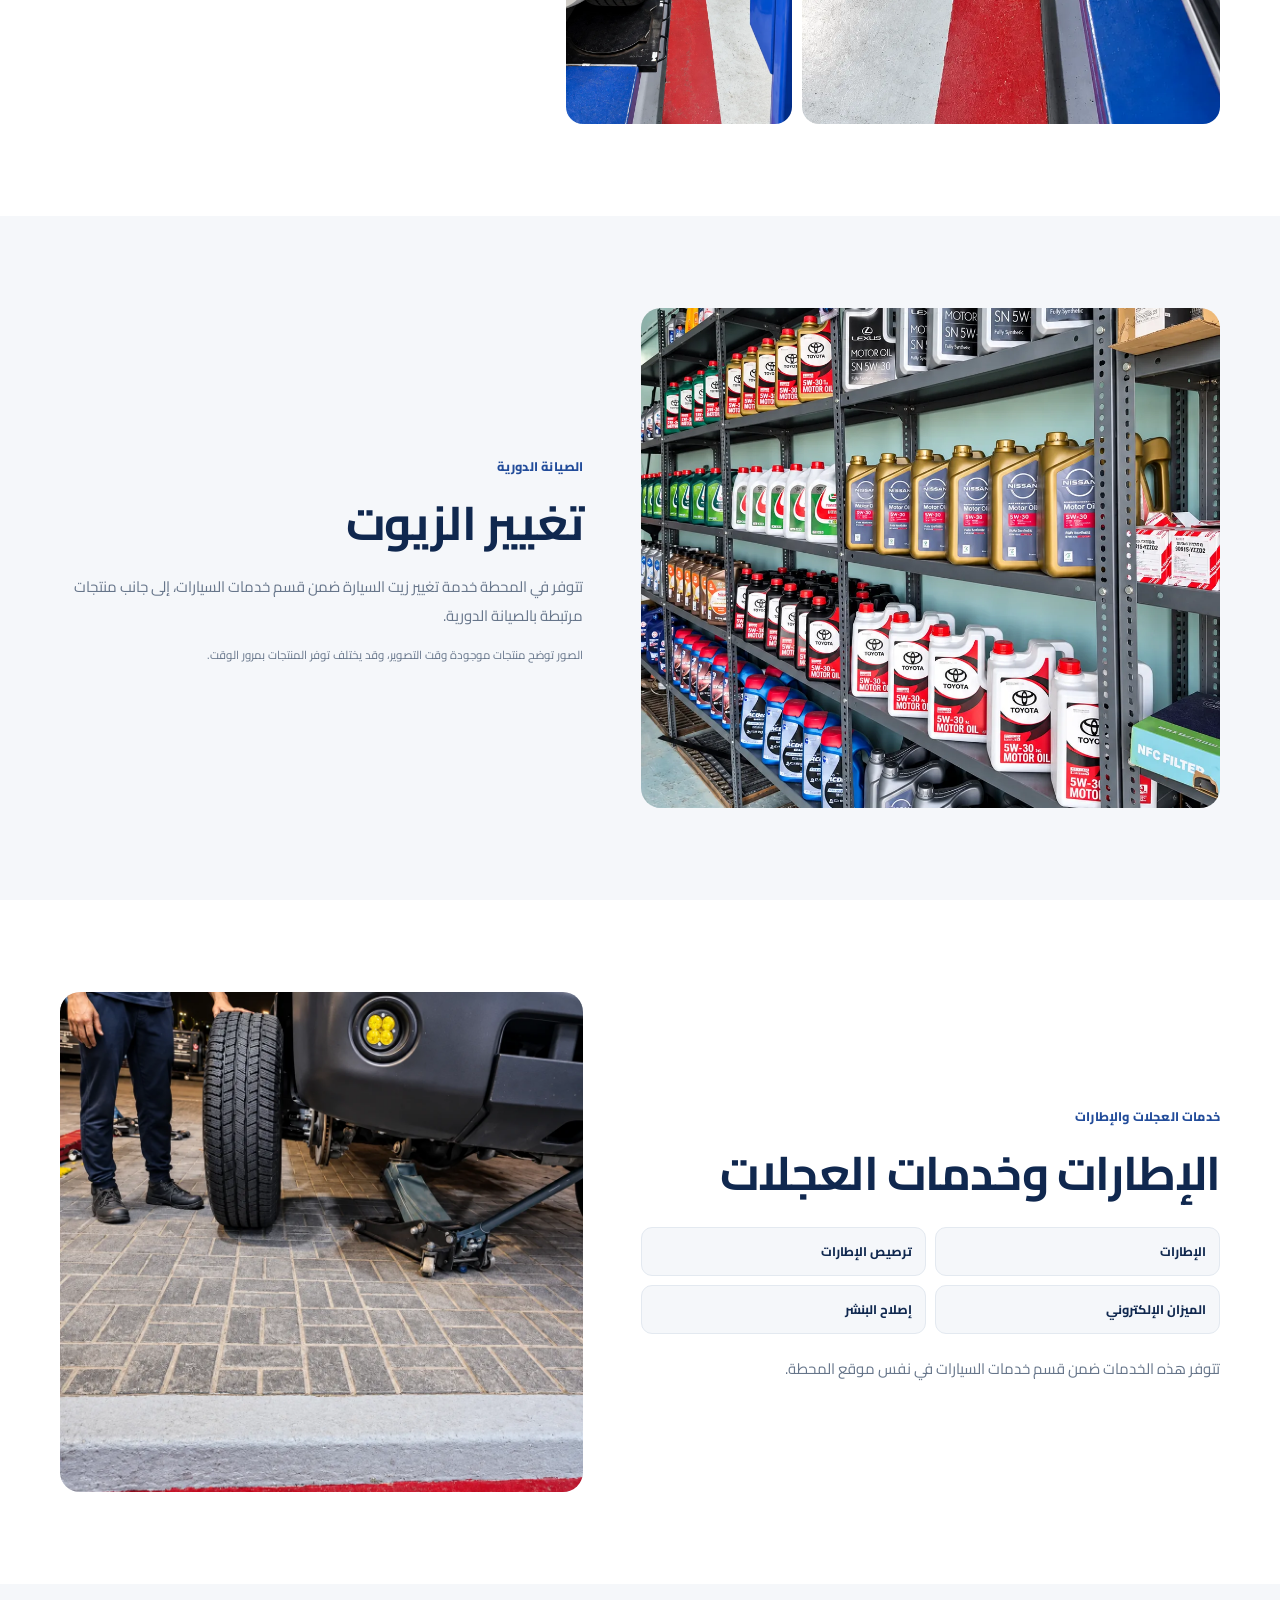
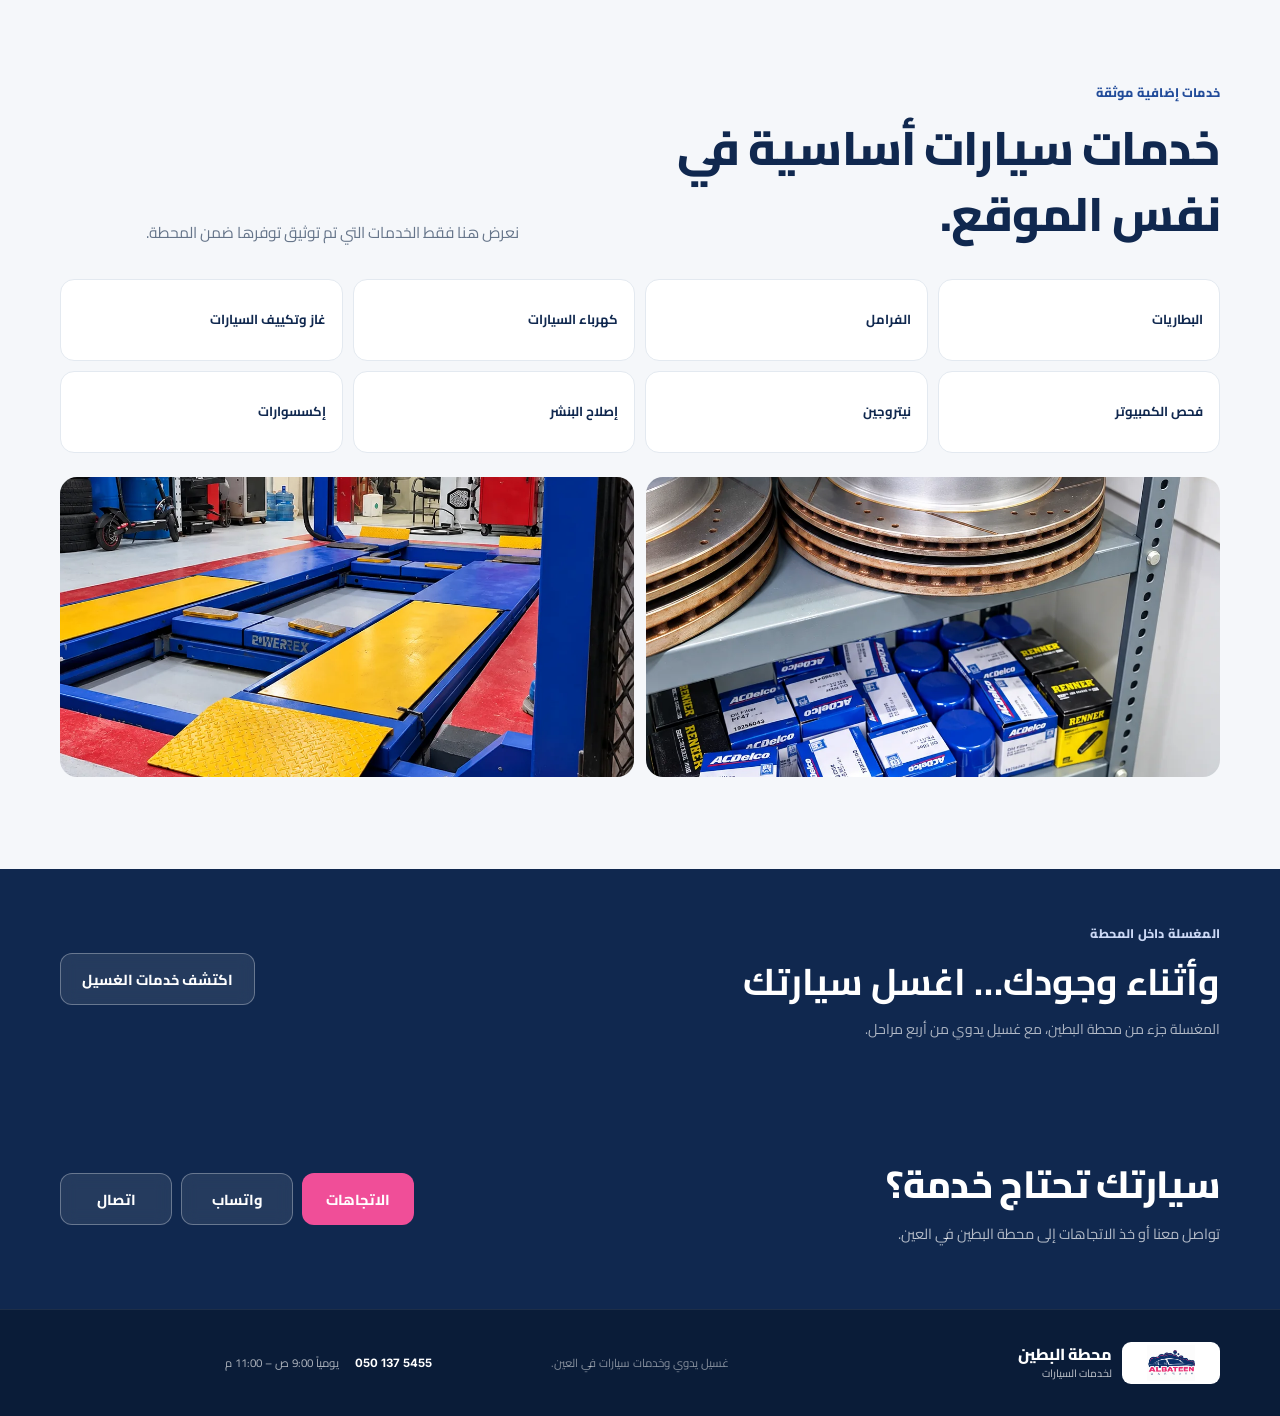
<file: auto-services.html>
<!DOCTYPE html>

<html dir="rtl" lang="ar">
<head>
<meta charset="utf-8"/>
<meta content="width=device-width,initial-scale=1" name="viewport"/>
<meta content="#10284F" name="theme-color"/>
<link href="assets/albateen-official-logo.png" rel="icon" type="image/png"/>
<meta content="خدمات سيارات في البطين والعين تشمل الميزان الإلكتروني وتغيير الزيت والإطارات والترصيص والبطاريات والفرامل والكهرباء والتكييف والفحص." name="description"/>
<title>خدمات سيارات وميزان إلكتروني في العين | محطة البطين</title>
<link href="https://fonts.googleapis.com" rel="preconnect"/>
<link crossorigin="" href="https://fonts.gstatic.com" rel="preconnect"/>
<link href="https://fonts.googleapis.com/css2?family=Cairo:wght@400;500;600;700;800&amp;family=Inter:wght@400;500;600;700;800&amp;display=swap" rel="stylesheet"/>
<link as="image" href="assets/alignment-bay-front.webp" rel="preload"/>
<link href="styles.css" rel="stylesheet"/>
<script type="application/ld+json">{"@context":"https://schema.org","@type":["LocalBusiness","AutoRepair"],"name":"AL BATEEN Auto Services Station","alternateName":"محطة البطين لخدمات السيارات","telephone":"+971501375455","hasMap":"https://maps.app.goo.gl/kqmiV2ZNQofJTzX68","address":{"@type":"PostalAddress","addressLocality":"Al Ain","addressRegion":"Abu Dhabi","addressCountry":"AE"},"openingHoursSpecification":{"@type":"OpeningHoursSpecification","dayOfWeek":["Monday","Tuesday","Wednesday","Thursday","Friday","Saturday","Sunday"],"opens":"09:00","closes":"23:00"},"url":"https://albateenstation.ae/auto-services.html","logo":"https://albateenstation.ae/assets/albateen-official-logo.png"}</script>
<link href="https://albateenstation.ae/auto-services.html" rel="canonical"/>
<meta content="https://albateenstation.ae/auto-services.html" property="og:url"/>
</head>
<body class="autoservices-page" data-title-ar="خدمات سيارات وميزان إلكتروني في العين | محطة البطين" data-title-en="Auto Services & Electronic Wheel Alignment in Al Ain | AL BATEEN" data-desc-ar="خدمات سيارات في البطين والعين تشمل الميزان الإلكتروني وتغيير الزيت والإطارات والترصيص والبطاريات والفرامل والكهرباء والتكييف والفحص." data-desc-en="Auto services in Al Ain including electronic wheel alignment, oil change, tyres, balancing, battery, brakes, electrical service, AC gas and diagnostics at AL BATEEN.">
<header class="site-header" id="top">
<div class="container nav-wrap">
<a aria-label="الصفحة الرئيسية" class="brand" href="index.html">
<img alt="AL BATEEN Auto Services Station" class="brand-logo" src="assets/albateen-official-logo.png"/>
<span class="brand-copy">
<strong data-ar="محطة البطين" data-en="AL BATEEN">محطة البطين</strong>
<small data-ar="لخدمات السيارات" data-en="Auto Services Station">لخدمات السيارات</small>
</span>
</a>
<nav aria-label="التنقل الرئيسي" class="desktop-nav">
<a data-ar="الرئيسية" data-en="Home" href="index.html">الرئيسية</a>
<a data-ar="غسيل السيارات" data-en="Car Wash" href="car-wash.html">غسيل السيارات</a>
<a data-ar="خدمات السيارات" data-en="Auto Services" href="auto-services.html">خدمات السيارات</a>
<a data-ar="دليل السيارة" data-en="Car Care Guide" href="car-care-guide.html">دليل السيارة</a>
<a data-ar="الموقع والتواصل" data-en="Contact" href="contact.html">الموقع والتواصل</a>
</nav>
<div class="nav-actions">
<button aria-label="Switch language" class="lang-btn" id="langToggle" type="button">EN</button>
<details class="mobile-page-nav">
<summary aria-label="القائمة / Menu">
<svg aria-hidden="true" viewbox="0 0 24 24"><path d="M5 7h14M5 12h14M5 17h14"></path></svg>
</summary>
<div class="mobile-menu">
<a data-ar="الرئيسية" data-en="Home" href="index.html">الرئيسية</a>
<a data-ar="غسيل السيارات" data-en="Car Wash" href="car-wash.html">غسيل السيارات</a>
<a data-ar="خدمات السيارات" data-en="Auto Services" href="auto-services.html">خدمات السيارات</a>
<a data-ar="دليل السيارة" data-en="Car Care Guide" href="car-care-guide.html">دليل السيارة</a>
<a data-ar="الموقع والتواصل" data-en="Contact" href="contact.html">الموقع والتواصل</a>
</div>
</details>
<a class="btn btn-primary btn-small desktop-cta" href="https://maps.app.goo.gl/kqmiV2ZNQofJTzX68" rel="noopener" target="_blank">
<span data-ar="الاتجاهات" data-en="Directions">الاتجاهات</span>
<svg aria-hidden="true" viewbox="0 0 24 24"><path d="M12 21s7-6.1 7-12A7 7 0 1 0 5 9c0 5.9 7 12 7 12Z"></path><circle cx="12" cy="9" r="2.3"></circle></svg>
</a>
</div>
</div>
</header>
<main>
<section class="hero autoservices-hero upgraded-auto-hero">
  <picture class="hero-media">
    <source media="(max-width:720px)" srcset="assets/alignment-wheel-closeup.webp"/>
    <img src="assets/alignment-bay-front.webp" alt="منطقة الميزان الإلكتروني وخدمات السيارات في محطة البطين" data-alt-ar="منطقة الميزان الإلكتروني وخدمات السيارات في محطة البطين" data-alt-en="Electronic wheel alignment and auto service area at AL BATEEN" fetchpriority="high"/>
  </picture>
  <div class="hero-overlay"></div>
  <div class="container hero-content">
    <span class="eyebrow"><span class="dot"></span><span data-ar="خدمات السيارات في البطين" data-en="Auto services in Al Bateen">خدمات السيارات في البطين</span></span>
    <h1 data-ar="خدمات السيارات والميزان الإلكتروني" data-en="Auto Services &amp; Electronic Wheel Alignment">خدمات السيارات والميزان الإلكتروني</h1>
    <p data-ar="ميزان إلكتروني، تغيير زيوت، إطارات وترصيص وخدمات سيارات أساسية في محطة البطين بالعين."
       data-en="Electronic wheel alignment, oil change, tyres, wheel balancing and essential automotive services at AL BATEEN in Al Ain.">
      ميزان إلكتروني، تغيير زيوت، إطارات وترصيص وخدمات سيارات أساسية في محطة البطين بالعين.
    </p>
    <div class="hero-actions">
      <a class="btn btn-primary btn-lg" href="https://maps.app.goo.gl/kqmiV2ZNQofJTzX68" target="_blank" rel="noopener"><span data-ar="الاتجاهات إلى المحطة" data-en="Directions to the Station">الاتجاهات إلى المحطة</span></a>
      <a class="btn btn-glass btn-lg" href="tel:+971501375455"><span data-ar="اتصل بنا" data-en="Call Us">اتصل بنا</span></a>
    </div>
    <div class="hero-meta">
      <span><svg viewBox="0 0 24 24"><circle cx="12" cy="12" r="8"/><path d="M12 7v5l3 2"/></svg><span data-ar="يومياً 9:00 ص – 11:00 م" data-en="Daily 9:00 AM – 11:00 PM">يومياً 9:00 ص – 11:00 م</span></span>
      <span><svg viewBox="0 0 24 24"><path d="M12 21s7-6.1 7-12A7 7 0 1 0 5 9c0 5.9 7 12 7 12Z"/><circle cx="12" cy="9" r="2.3"/></svg><span data-ar="البطين، العين" data-en="Al Bateen, Al Ain">البطين، العين</span></span>
    </div>
  </div>
</section>

<section class="section auto-alignment-section" id="alignment">
  <div class="container">
    <div class="section-head compact">
      <div>
        <span class="kicker" data-ar="خدمة رئيسية داخل المحطة" data-en="A key on-site service">خدمة رئيسية داخل المحطة</span>
        <h2 data-ar="الميزان الإلكتروني" data-en="Electronic Wheel Alignment">الميزان الإلكتروني</h2>
      </div>
      <p data-ar="نوفر خدمة فحص وضبط زوايا العجلات باستخدام معدات إلكترونية مخصصة داخل المحطة."
         data-en="We provide wheel-geometry checking and adjustment using dedicated electronic alignment equipment inside the station.">
        نوفر خدمة فحص وضبط زوايا العجلات باستخدام معدات إلكترونية مخصصة داخل المحطة.
      </p>
    </div>

    <div class="auto-alignment-layout">
      <div class="auto-alignment-gallery">
        <figure class="auto-alignment-main"><img src="assets/alignment-vehicle-side.webp" alt="سيارة أثناء ضبط الميزان الإلكتروني" data-alt-ar="سيارة أثناء ضبط الميزان الإلكتروني" data-alt-en="Vehicle during electronic wheel alignment" loading="lazy" decoding="async"/></figure>
        <figure><img src="assets/alignment-bay-front.webp" alt="منصة الميزان الإلكتروني داخل الورشة" data-alt-ar="منصة الميزان الإلكتروني داخل الورشة" data-alt-en="Electronic alignment platform inside the workshop" loading="lazy" decoding="async"/></figure>
        <figure><img src="assets/alignment-wheel-closeup.webp" alt="حساسات الميزان الإلكتروني على عجلة السيارة" data-alt-ar="حساسات الميزان الإلكتروني على عجلة السيارة" data-alt-en="Electronic alignment sensors fitted to a vehicle wheel" loading="lazy" decoding="async"/></figure>
      </div>

      <div class="alignment-indicators">
        <h3 data-ar="متى قد يكون فحص الميزان مفيداً؟" data-en="When might an alignment check be useful?">متى قد يكون فحص الميزان مفيداً؟</h3>
        <p data-ar="هذه علامات عامة قد تشير إلى الحاجة للفحص، وليست تشخيصاً ميكانيكياً بحد ذاتها."
           data-en="These are general indicators that can justify a check; they are not a mechanical diagnosis on their own.">
          هذه علامات عامة قد تشير إلى الحاجة للفحص، وليست تشخيصاً ميكانيكياً بحد ذاتها.
        </p>
        <div class="indicator-list">
          <div><span>01</span><b data-ar="السيارة تسحب يمين أو يسار" data-en="The vehicle pulls to one side">السيارة تسحب يمين أو يسار</b></div>
          <div><span>02</span><b data-ar="تآكل غير متساوٍ للإطارات" data-en="Uneven tyre wear">تآكل غير متساوٍ للإطارات</b></div>
          <div><span>03</span><b data-ar="المقود غير مستقيم أثناء القيادة" data-en="The steering wheel is off-centre">المقود غير مستقيم أثناء القيادة</b></div>
          <div><span>04</span><b data-ar="بعد تغيير أو صيانة أجزاء مرتبطة بالعجلات" data-en="After wheel-related repair or component work">بعد تغيير أو صيانة أجزاء مرتبطة بالعجلات</b></div>
        </div>
      </div>
    </div>
  </div>
</section>

<section class="section auto-oil-section" id="oil-change">
  <div class="container auto-photo-split">
    <div class="auto-photo-block">
      <img src="assets/oil-shelves.webp" alt="رفوف زيوت السيارات داخل محطة البطين" data-alt-ar="رفوف زيوت السيارات داخل محطة البطين" data-alt-en="Motor-oil shelves inside AL BATEEN" loading="lazy" decoding="async"/>
    </div>
    <div class="auto-photo-copy">
      <span class="kicker" data-ar="الصيانة الدورية" data-en="Routine vehicle care">الصيانة الدورية</span>
      <h2 data-ar="تغيير الزيوت" data-en="Oil Change">تغيير الزيوت</h2>
      <p data-ar="تتوفر في المحطة خدمة تغيير زيت السيارة ضمن قسم خدمات السيارات، إلى جانب منتجات مرتبطة بالصيانة الدورية."
         data-en="Vehicle oil-change service is available within the auto service area, alongside products related to routine maintenance.">
        تتوفر في المحطة خدمة تغيير زيت السيارة ضمن قسم خدمات السيارات، إلى جانب منتجات مرتبطة بالصيانة الدورية.
      </p>
      <p class="availability-note" data-ar="الصور توضح منتجات موجودة وقت التصوير، وقد يختلف توفر المنتجات بمرور الوقت." data-en="Photos show products present when photographed; availability can change over time.">الصور توضح منتجات موجودة وقت التصوير، وقد يختلف توفر المنتجات بمرور الوقت.</p>
    </div>
  </div>
</section>

<section class="section auto-tyres-section" id="tyres">
  <div class="container auto-photo-split auto-photo-split-reverse">
    <div class="auto-photo-block tyre-photo-block">
      <img src="assets/tyre-service.webp" alt="خدمة الإطارات في محطة البطين" data-alt-ar="خدمة الإطارات في محطة البطين" data-alt-en="Tyre service at AL BATEEN" loading="lazy" decoding="async"/>
    </div>
    <div class="auto-photo-copy">
      <span class="kicker" data-ar="خدمات العجلات والإطارات" data-en="Wheel &amp; tyre services">خدمات العجلات والإطارات</span>
      <h2 data-ar="الإطارات وخدمات العجلات" data-en="Tyres &amp; Wheel Services">الإطارات وخدمات العجلات</h2>
      <div class="service-label-grid">
        <span data-ar="الإطارات" data-en="Tyres">الإطارات</span>
        <span data-ar="ترصيص الإطارات" data-en="Wheel Balancing">ترصيص الإطارات</span>
        <span data-ar="الميزان الإلكتروني" data-en="Electronic Alignment">الميزان الإلكتروني</span>
        <span data-ar="إصلاح البنشر" data-en="Puncture Repair">إصلاح البنشر</span>
      </div>
      <p data-ar="تتوفر هذه الخدمات ضمن قسم خدمات السيارات في نفس موقع المحطة." data-en="These services are available within the auto service area at the same station.">تتوفر هذه الخدمات ضمن قسم خدمات السيارات في نفس موقع المحطة.</p>
    </div>
  </div>
</section>

<section class="section other-auto-services" id="other-services">
  <div class="container">
    <div class="section-head compact">
      <div>
        <span class="kicker" data-ar="خدمات إضافية موثقة" data-en="Other verified services">خدمات إضافية موثقة</span>
        <h2 data-ar="خدمات سيارات أساسية في نفس الموقع." data-en="Essential auto services in the same location.">خدمات سيارات أساسية في نفس الموقع.</h2>
      </div>
      <p data-ar="نعرض هنا فقط الخدمات التي تم توثيق توفرها ضمن المحطة." data-en="Only services verified as available at the station are listed here.">نعرض هنا فقط الخدمات التي تم توثيق توفرها ضمن المحطة.</p>
    </div>

    <div class="verified-services-grid">
      <div class="verified-service"><strong data-ar="البطاريات" data-en="Battery Service">البطاريات</strong></div>
      <div class="verified-service"><strong data-ar="الفرامل" data-en="Brake Service">الفرامل</strong></div>
      <div class="verified-service"><strong data-ar="كهرباء السيارات" data-en="Automotive Electrical">كهرباء السيارات</strong></div>
      <div class="verified-service"><strong data-ar="غاز وتكييف السيارات" data-en="AC Gas &amp; Car AC">غاز وتكييف السيارات</strong></div>
      <div class="verified-service"><strong data-ar="فحص الكمبيوتر" data-en="Computer Diagnostics">فحص الكمبيوتر</strong></div>
      <div class="verified-service"><strong data-ar="نيتروجين" data-en="Nitrogen">نيتروجين</strong></div>
      <div class="verified-service"><strong data-ar="إصلاح البنشر" data-en="Puncture Repair">إصلاح البنشر</strong></div>
      <div class="verified-service"><strong data-ar="إكسسوارات" data-en="Accessories">إكسسوارات</strong></div>
    </div>

    <div class="auto-support-images">
      <figure><img src="assets/brake-parts.webp" alt="قطع وفرامل وفلاتر داخل قسم الخدمات" data-alt-ar="قطع وفرامل وفلاتر داخل قسم الخدمات" data-alt-en="Brake components, filters and service parts inside the auto service area" loading="lazy" decoding="async"/></figure>
      <figure><img src="assets/alignment-bay-angle.webp" alt="منطقة الورشة وخدمات السيارات داخل محطة البطين" data-alt-ar="منطقة الورشة وخدمات السيارات داخل محطة البطين" data-alt-en="Workshop and auto service area inside AL BATEEN" loading="lazy" decoding="async"/></figure>
    </div>
  </div>
</section>

<section class="wash-connection">
  <div class="container wash-connection-inner">
    <div>
      <span class="kicker light" data-ar="المغسلة داخل المحطة" data-en="Car wash at the station">المغسلة داخل المحطة</span>
      <h2 data-ar="وأثناء وجودك… اغسل سيارتك" data-en="While you're here… wash your car">وأثناء وجودك… اغسل سيارتك</h2>
      <p data-ar="المغسلة جزء من محطة البطين، مع غسيل يدوي من أربع مراحل." data-en="The car wash is part of AL BATEEN, with a four-stage hand wash process.">المغسلة جزء من محطة البطين، مع غسيل يدوي من أربع مراحل.</p>
    </div>
    <a class="btn btn-glass btn-lg" href="car-wash.html"><span data-ar="اكتشف خدمات الغسيل" data-en="Explore Car Wash Services">اكتشف خدمات الغسيل</span></a>
  </div>
</section>

<section class="final-cta autoservices-final" id="visit">
  <div class="container final-inner">
    <div>
      <h2 data-ar="سيارتك تحتاج خدمة؟" data-en="Does your car need a service?">سيارتك تحتاج خدمة؟</h2>
      <p class="final-copy" data-ar="تواصل معنا أو خذ الاتجاهات إلى محطة البطين في العين." data-en="Contact us or get directions to AL BATEEN in Al Ain.">تواصل معنا أو خذ الاتجاهات إلى محطة البطين في العين.</p>
    </div>
    <div class="final-actions three-actions">
      <a class="btn btn-pink btn-lg" href="https://maps.app.goo.gl/kqmiV2ZNQofJTzX68" target="_blank" rel="noopener"><span data-ar="الاتجاهات" data-en="Directions">الاتجاهات</span></a>
      <a class="btn btn-glass btn-lg" href="https://wa.me/971501375455" target="_blank" rel="noopener"><span data-ar="واتساب" data-en="WhatsApp">واتساب</span></a>
      <a class="btn btn-glass btn-lg" href="tel:+971501375455"><span data-ar="اتصال" data-en="Call">اتصال</span></a>
    </div>
  </div>
</section>
</main>
<footer class="footer">
<div class="container footer-grid">
<div class="brand footer-brand">
<img alt="AL BATEEN Auto Services Station" class="brand-logo" src="assets/albateen-official-logo.png"/>
<span class="brand-copy">
<strong data-ar="محطة البطين" data-en="AL BATEEN">محطة البطين</strong>
<small data-ar="لخدمات السيارات" data-en="Auto Services Station">لخدمات السيارات</small>
</span>
</div>
<p data-ar="غسيل يدوي وخدمات سيارات في العين." data-en="Hand car wash and automotive services in Al Ain.">غسيل يدوي وخدمات سيارات في العين.</p>
<div class="footer-contact">
<a href="tel:+971501375455"><bdi>050 137 5455</bdi></a>
<span data-ar="يومياً 9:00 ص – 11:00 م" data-en="Daily 9:00 AM – 11:00 PM">يومياً 9:00 ص – 11:00 م</span>
</div>
</div>
</footer>
<div aria-label="إجراءات سريعة" class="mobile-bar">
<a class="mobile-dir" href="https://maps.app.goo.gl/kqmiV2ZNQofJTzX68" rel="noopener" target="_blank">
<svg viewbox="0 0 24 24"><path d="M12 21s7-6.1 7-12A7 7 0 1 0 5 9c0 5.9 7 12 7 12Z"></path><circle cx="12" cy="9" r="2.3"></circle></svg>
<span data-ar="الاتجاهات" data-en="Directions">الاتجاهات</span>
</a>
<a href="https://wa.me/971501375455" rel="noopener" target="_blank">
<svg viewbox="0 0 24 24"><path d="M20 11.8a8 8 0 0 1-11.7 7.1L4 20l1.1-4.1A8 8 0 1 1 20 11.8Z"></path></svg>
<span data-ar="واتساب" data-en="WhatsApp">واتساب</span>
</a>
<a href="tel:+971501375455">
<svg viewbox="0 0 24 24"><path d="M7.2 3.5 10 7l-1.7 2c1.2 2.5 3.2 4.5 5.7 5.7l2-1.7 3.5 2.8c.4.3.5.8.3 1.2-.7 1.5-2.2 2.5-3.8 2.4-6.3-.5-11.4-5.6-11.9-11.9-.1-1.6.9-3.1 2.4-3.8.3-.2.5-.3.7-.2Z"></path></svg>
<span data-ar="اتصال" data-en="Call">اتصال</span>
</a>
</div>
<script src="script.js"></script>
</body>
</html>
</file>
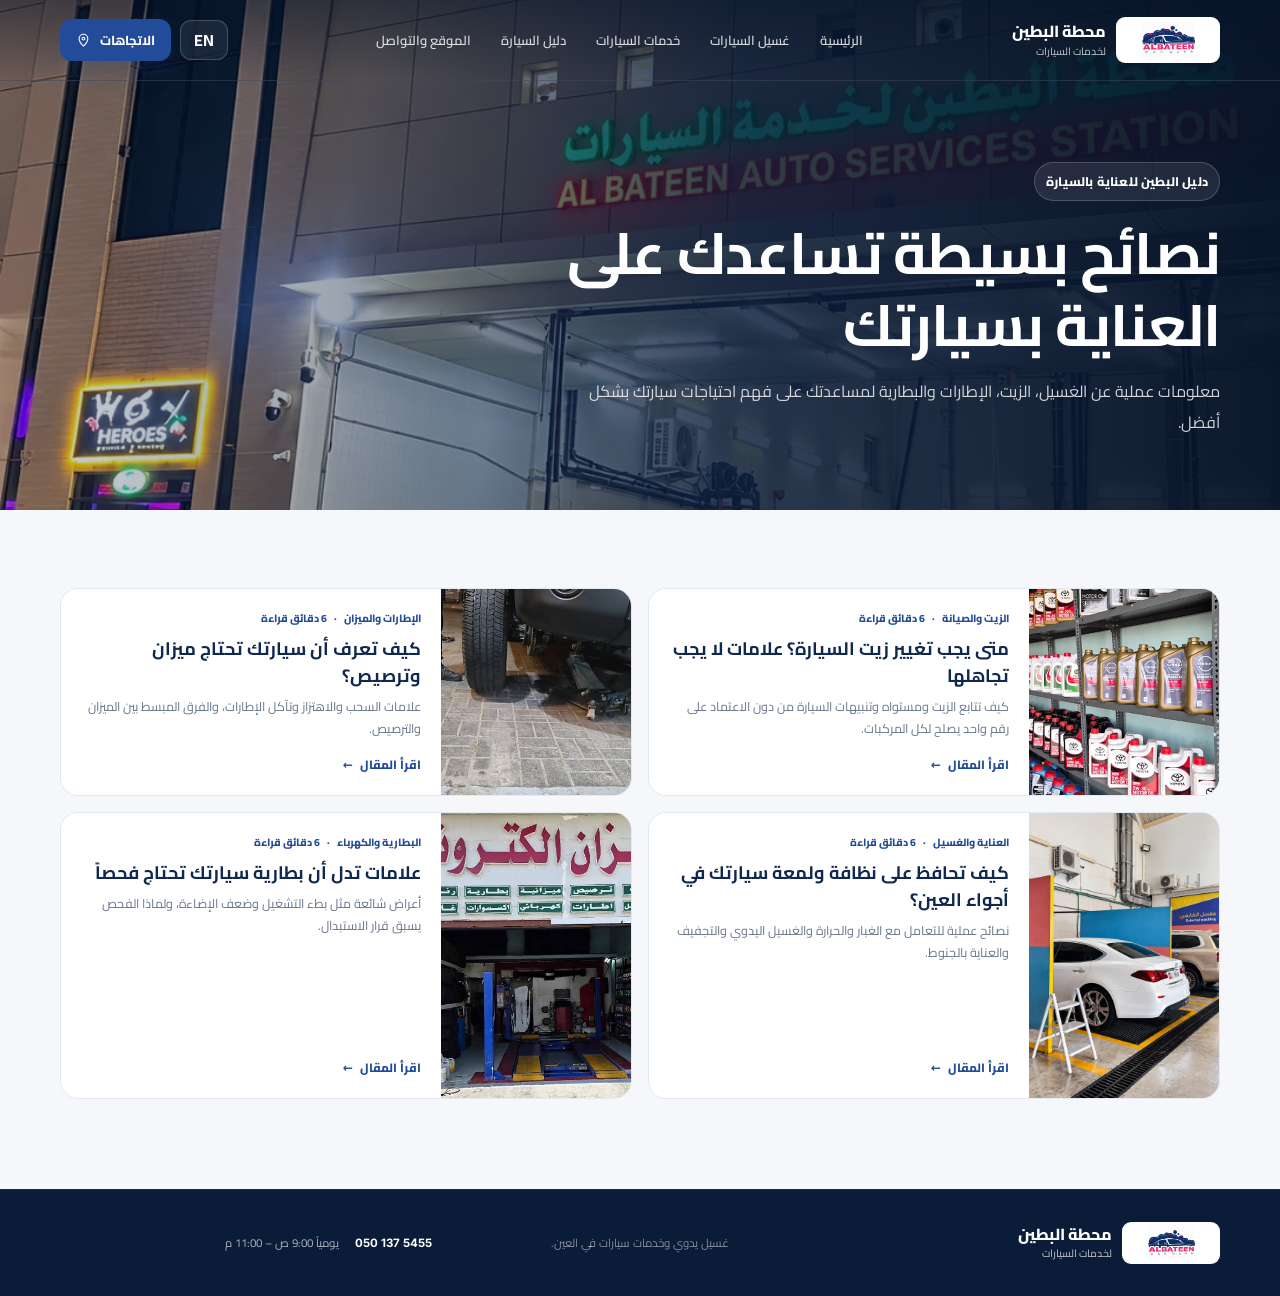
<file: car-care-guide.html>
<!DOCTYPE html><html dir="rtl" lang="ar"><head>
<meta charset="utf-8"/><meta content="width=device-width,initial-scale=1" name="viewport"/><meta content="#10284F" name="theme-color"/>
<link href="assets/albateen-official-logo.png" rel="icon" type="image/png"/>
<meta name="description" content="دليل مبسط للعناية بالسيارة من محطة البطين في العين، يشمل تغيير الزيت، غسيل السيارة، الميزان والبطارية."/>
<title>دليل العناية بالسيارة | نصائح سيارات من محطة البطين</title>
<link href="https://fonts.googleapis.com" rel="preconnect"/><link crossorigin href="https://fonts.gstatic.com" rel="preconnect"/><link href="https://fonts.googleapis.com/css2?family=Cairo:wght@400;500;600;700;800&amp;family=Inter:wght@400;500;600;700;800&amp;display=swap" rel="stylesheet"/>
<link rel="stylesheet" href="styles.css"/>
<link href="https://albateenstation.ae/car-care-guide.html" rel="canonical"/>
<meta content="https://albateenstation.ae/car-care-guide.html" property="og:url"/>
</head><body class="guide-page" data-title-ar="دليل العناية بالسيارة | نصائح سيارات من محطة البطين" data-title-en="AL BATEEN Car Care Guide | Practical Car Care Tips" data-desc-ar="دليل مبسط للعناية بالسيارة من محطة البطين في العين، يشمل تغيير الزيت، غسيل السيارة، الميزان والبطارية." data-desc-en="A practical car care guide from AL BATEEN in Al Ain covering oil changes, car washing, wheel alignment and batteries.">
<header class="site-header" id="top">
<div class="container nav-wrap">
<a aria-label="الصفحة الرئيسية" class="brand" href="index.html">
<img alt="AL BATEEN Auto Services Station" class="brand-logo" src="assets/albateen-official-logo.png"/>
<span class="brand-copy"><strong data-ar="محطة البطين" data-en="AL BATEEN">محطة البطين</strong><small data-ar="لخدمات السيارات" data-en="Auto Services Station">لخدمات السيارات</small></span>
</a>
<nav aria-label="التنقل الرئيسي" class="desktop-nav">
<a data-ar="الرئيسية" data-en="Home" href="index.html">الرئيسية</a>
<a data-ar="غسيل السيارات" data-en="Car Wash" href="car-wash.html">غسيل السيارات</a>
<a data-ar="خدمات السيارات" data-en="Auto Services" href="auto-services.html">خدمات السيارات</a>
<a data-ar="دليل السيارة" data-en="Car Care Guide" href="car-care-guide.html">دليل السيارة</a>
<a data-ar="الموقع والتواصل" data-en="Contact" href="contact.html">الموقع والتواصل</a>
</nav>
<div class="nav-actions">
<button aria-label="Switch language" class="lang-btn" id="langToggle" type="button">EN</button>
<details class="mobile-page-nav"><summary aria-label="القائمة / Menu"><svg aria-hidden="true" viewBox="0 0 24 24"><path d="M5 7h14M5 12h14M5 17h14"></path></svg></summary>
<div class="mobile-menu">
<a data-ar="الرئيسية" data-en="Home" href="index.html">الرئيسية</a>
<a data-ar="غسيل السيارات" data-en="Car Wash" href="car-wash.html">غسيل السيارات</a>
<a data-ar="خدمات السيارات" data-en="Auto Services" href="auto-services.html">خدمات السيارات</a>
<a data-ar="دليل السيارة" data-en="Car Care Guide" href="car-care-guide.html">دليل السيارة</a>
<a data-ar="الموقع والتواصل" data-en="Contact" href="contact.html">الموقع والتواصل</a>
</div></details>
<a class="btn btn-primary btn-small desktop-cta" href="https://maps.app.goo.gl/kqmiV2ZNQofJTzX68" rel="noopener" target="_blank"><span data-ar="الاتجاهات" data-en="Directions">الاتجاهات</span><svg aria-hidden="true" viewBox="0 0 24 24"><path d="M12 21s7-6.1 7-12A7 7 0 1 0 5 9c0 5.9 7 12 7 12Z"></path><circle cx="12" cy="9" r="2.3"></circle></svg></a>
</div></div></header>
<main>
<section class="guide-hero"><div class="guide-hero-media"><img src="assets/approved-station-night-01.webp" alt="محطة البطين لخدمات السيارات في العين" data-alt-ar="محطة البطين لخدمات السيارات في العين" data-alt-en="AL BATEEN Auto Services Station in Al Ain"/></div><div class="guide-hero-overlay"></div><div class="container guide-hero-content">
<span class="eyebrow" data-ar="دليل البطين للعناية بالسيارة" data-en="AL BATEEN Car Care Guide">دليل البطين للعناية بالسيارة</span>
<h1 data-ar="نصائح بسيطة تساعدك على العناية بسيارتك" data-en="Simple advice to help you care for your car">نصائح بسيطة تساعدك على العناية بسيارتك</h1>
<p data-ar="معلومات عملية عن الغسيل، الزيت، الإطارات والبطارية لمساعدتك على فهم احتياجات سيارتك بشكل أفضل." data-en="Practical information about washing, oil, tyres and batteries to help you understand your vehicle’s needs more clearly.">معلومات عملية عن الغسيل، الزيت، الإطارات والبطارية لمساعدتك على فهم احتياجات سيارتك بشكل أفضل.</p>
</div></section>
<section class="guide-listing"><div class="container"><div class="guide-grid"><article class="guide-card">
<a class="guide-card-image" href="articles/when-to-change-car-oil.html"><img loading="lazy" decoding="async" src="assets/article-oil.webp" alt="زيوت محركات حقيقية داخل منطقة خدمات السيارات في محطة البطين" data-alt-ar="زيوت محركات حقيقية داخل منطقة خدمات السيارات في محطة البطين" data-alt-en="Real engine oils inside the AL BATEEN automotive service area"/></a>
<div class="guide-card-body"><div class="guide-card-meta"><span data-ar="الزيت والصيانة" data-en="Oil &amp; Maintenance">الزيت والصيانة</span><span>·</span><span data-ar="6 دقائق قراءة" data-en="6 min read">6 دقائق قراءة</span></div>
<h2><a href="articles/when-to-change-car-oil.html" data-ar="متى يجب تغيير زيت السيارة؟ علامات لا يجب تجاهلها" data-en="When Should You Change Your Car Oil?">متى يجب تغيير زيت السيارة؟ علامات لا يجب تجاهلها</a></h2>
<p data-ar="كيف تتابع الزيت ومستواه وتنبيهات السيارة من دون الاعتماد على رقم واحد يصلح لكل المركبات." data-en="How to monitor oil, level and warning signs without relying on one interval for every vehicle.">كيف تتابع الزيت ومستواه وتنبيهات السيارة من دون الاعتماد على رقم واحد يصلح لكل المركبات.</p>
<a class="guide-read" href="articles/when-to-change-car-oil.html"><span data-ar="اقرأ المقال" data-en="Read Article">اقرأ المقال</span><span aria-hidden="true">←</span></a></div></article><article class="guide-card">
<a class="guide-card-image" href="articles/wheel-alignment-signs.html"><img loading="lazy" decoding="async" src="assets/article-tyres.webp" alt="إطار سيارة أثناء خدمة حقيقية في محطة البطين" data-alt-ar="إطار سيارة أثناء خدمة حقيقية في محطة البطين" data-alt-en="A vehicle tyre during a real service at AL BATEEN"/></a>
<div class="guide-card-body"><div class="guide-card-meta"><span data-ar="الإطارات والميزان" data-en="Tyres &amp; Alignment">الإطارات والميزان</span><span>·</span><span data-ar="6 دقائق قراءة" data-en="6 min read">6 دقائق قراءة</span></div>
<h2><a href="articles/wheel-alignment-signs.html" data-ar="كيف تعرف أن سيارتك تحتاج ميزان وترصيص؟" data-en="How Do You Know Your Car Needs Wheel Alignment or Balancing?">كيف تعرف أن سيارتك تحتاج ميزان وترصيص؟</a></h2>
<p data-ar="علامات السحب والاهتزاز وتآكل الإطارات، والفرق المبسط بين الميزان والترصيص." data-en="Pulling, vibration, uneven tyre wear and the simple difference between alignment and balancing.">علامات السحب والاهتزاز وتآكل الإطارات، والفرق المبسط بين الميزان والترصيص.</p>
<a class="guide-read" href="articles/wheel-alignment-signs.html"><span data-ar="اقرأ المقال" data-en="Read Article">اقرأ المقال</span><span aria-hidden="true">←</span></a></div></article><article class="guide-card">
<a class="guide-card-image" href="articles/car-wash-care-al-ain.html"><img loading="lazy" decoding="async" src="assets/approved-wash-bay-sedan.webp" alt="سيارة أثناء الغسيل اليدوي بالصابون في محطة البطين" data-alt-ar="سيارة أثناء الغسيل اليدوي بالصابون في محطة البطين" data-alt-en="A vehicle during a real hand wash with soap at AL BATEEN"/></a>
<div class="guide-card-body"><div class="guide-card-meta"><span data-ar="العناية والغسيل" data-en="Car Wash &amp; Care">العناية والغسيل</span><span>·</span><span data-ar="6 دقائق قراءة" data-en="6 min read">6 دقائق قراءة</span></div>
<h2><a href="articles/car-wash-care-al-ain.html" data-ar="كيف تحافظ على نظافة ولمعة سيارتك في أجواء العين؟" data-en="How to Keep Your Car Clean and Shiny in Al Ain">كيف تحافظ على نظافة ولمعة سيارتك في أجواء العين؟</a></h2>
<p data-ar="نصائح عملية للتعامل مع الغبار والحرارة والغسيل اليدوي والتجفيف والعناية بالجنوط." data-en="Practical advice for dust, heat, hand washing, drying and wheel care.">نصائح عملية للتعامل مع الغبار والحرارة والغسيل اليدوي والتجفيف والعناية بالجنوط.</p>
<a class="guide-read" href="articles/car-wash-care-al-ain.html"><span data-ar="اقرأ المقال" data-en="Read Article">اقرأ المقال</span><span aria-hidden="true">←</span></a></div></article><article class="guide-card">
<a class="guide-card-image" href="articles/car-battery-warning-signs.html"><img loading="lazy" decoding="async" src="assets/auto-services-hero.webp" alt="منطقة خدمات السيارات الحقيقية في محطة البطين" data-alt-ar="منطقة خدمات السيارات الحقيقية في محطة البطين" data-alt-en="The real automotive service area at AL BATEEN"/></a>
<div class="guide-card-body"><div class="guide-card-meta"><span data-ar="البطارية والكهرباء" data-en="Battery &amp; Electrical">البطارية والكهرباء</span><span>·</span><span data-ar="6 دقائق قراءة" data-en="6 min read">6 دقائق قراءة</span></div>
<h2><a href="articles/car-battery-warning-signs.html" data-ar="علامات تدل أن بطارية سيارتك تحتاج فحصاً" data-en="Signs Your Car Battery Needs Checking">علامات تدل أن بطارية سيارتك تحتاج فحصاً</a></h2>
<p data-ar="أعراض شائعة مثل بطء التشغيل وضعف الإضاءة، ولماذا الفحص يسبق قرار الاستبدال." data-en="Common signs such as slow starting and dim lights, and why testing should come before replacement.">أعراض شائعة مثل بطء التشغيل وضعف الإضاءة، ولماذا الفحص يسبق قرار الاستبدال.</p>
<a class="guide-read" href="articles/car-battery-warning-signs.html"><span data-ar="اقرأ المقال" data-en="Read Article">اقرأ المقال</span><span aria-hidden="true">←</span></a></div></article></div></div></section>
</main><footer class="footer"><div class="container footer-grid">
<a class="brand footer-brand" href="index.html"><img alt="AL BATEEN Auto Services Station" class="brand-logo" src="assets/albateen-official-logo.png"/><span class="brand-copy"><strong data-ar="محطة البطين" data-en="AL BATEEN">محطة البطين</strong><small data-ar="لخدمات السيارات" data-en="Auto Services Station">لخدمات السيارات</small></span></a>
<p data-ar="غسيل يدوي وخدمات سيارات في العين." data-en="Hand car wash and automotive services in Al Ain.">غسيل يدوي وخدمات سيارات في العين.</p>
<div class="footer-contact"><a href="tel:+971501375455"><bdi>050 137 5455</bdi></a><span data-ar="يومياً 9:00 ص – 11:00 م" data-en="Daily 9:00 AM – 11:00 PM">يومياً 9:00 ص – 11:00 م</span></div>
</div></footer>
<div class="mobile-bar" aria-label="إجراءات سريعة">
<a class="mobile-dir" target="_blank" rel="noopener" href="https://maps.app.goo.gl/kqmiV2ZNQofJTzX68"><svg viewBox="0 0 24 24"><path d="M12 21s7-6.1 7-12A7 7 0 1 0 5 9c0 5.9 7 12 7 12Z"></path><circle cx="12" cy="9" r="2.3"></circle></svg><span data-ar="الاتجاهات" data-en="Directions">الاتجاهات</span></a>
<a target="_blank" rel="noopener" href="https://wa.me/971501375455"><svg viewBox="0 0 24 24"><path d="M20 11.8a8 8 0 0 1-11.7 7.1L4 20l1.1-4.1A8 8 0 1 1 20 11.8Z"></path></svg><span data-ar="واتساب" data-en="WhatsApp">واتساب</span></a>
<a href="tel:+971501375455"><svg viewBox="0 0 24 24"><path d="M7.2 3.5 10 7l-1.7 2c1.2 2.5 3.2 4.5 5.7 5.7l2-1.7 3.5 2.8c.4.3.5.8.3 1.2-.7 1.5-2.2 2.5-3.8 2.4-6.3-.5-11.4-5.6-11.9-11.9-.1-1.6.9-3.1 2.4-3.8.3-.2.5-.3.7-.2Z"></path></svg><span data-ar="اتصال" data-en="Call">اتصال</span></a>
</div><script src="script.js"></script></body></html>
</file>
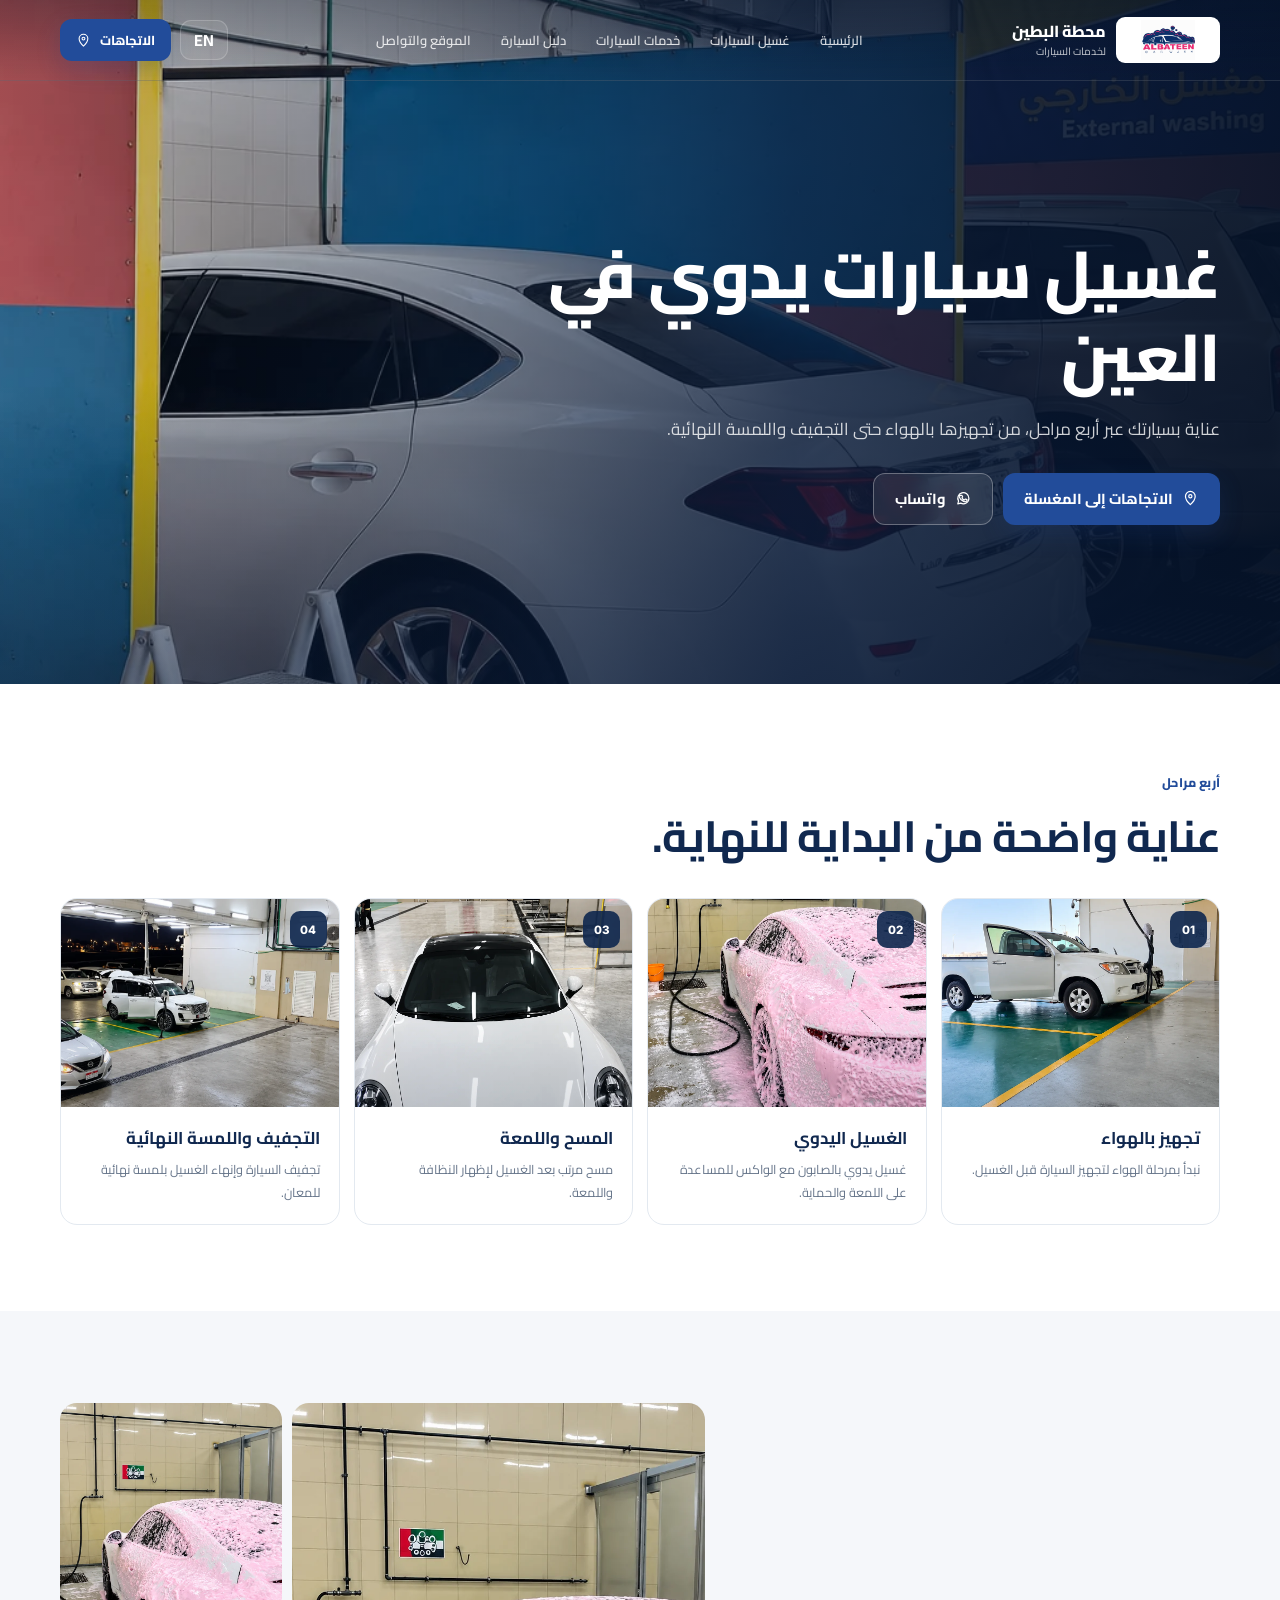
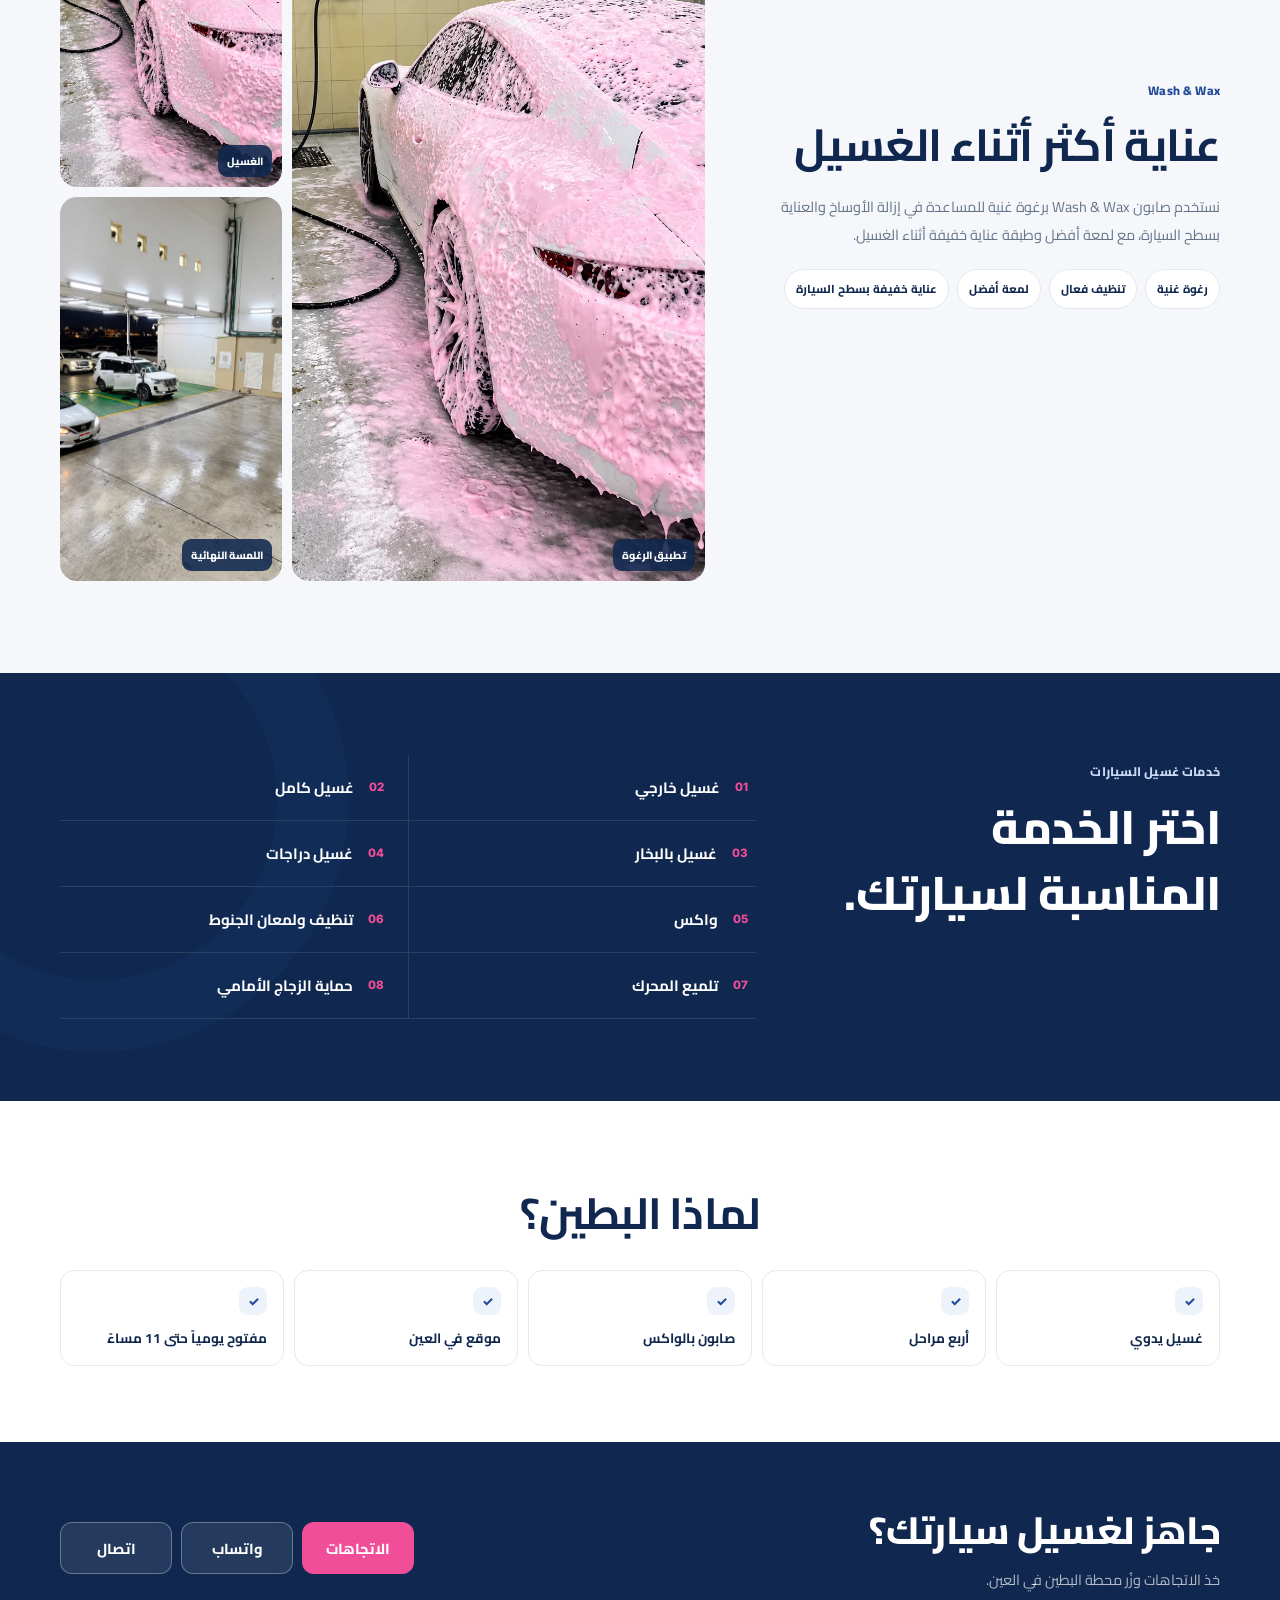
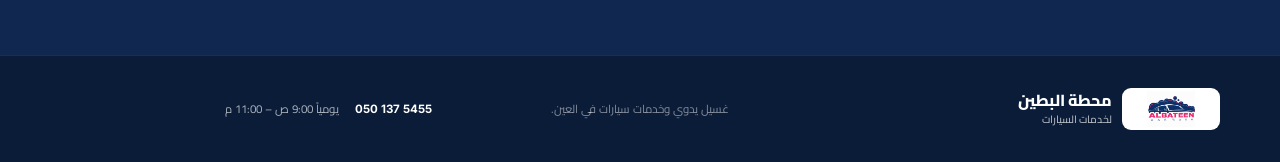
<file: car-wash.html>
<!DOCTYPE html>

<html dir="rtl" lang="ar">
<head>
<meta charset="utf-8"/>
<meta content="width=device-width,initial-scale=1" name="viewport"/>
<meta content="#10284F" name="theme-color"/>
<link href="assets/albateen-official-logo.png" rel="icon" type="image/png"/>
<meta content="غسيل سيارات يدوي في العين عبر أربع مراحل مع صابون Wash & Wax للمساعدة على التنظيف واللمعة والعناية الخفيفة بسطح السيارة." name="description"/>
<title>مغسلة سيارات في العين | غسيل يدوي وWash & Wax | محطة البطين</title>
<link href="https://fonts.googleapis.com" rel="preconnect"/>
<link crossorigin="" href="https://fonts.gstatic.com" rel="preconnect"/>
<link href="https://fonts.googleapis.com/css2?family=Cairo:wght@400;500;600;700;800&amp;family=Inter:wght@400;500;600;700;800&amp;display=swap" rel="stylesheet"/>
<link as="image" href="assets/approved-wash-bay-sedan.webp" media="(min-width: 721px)" rel="preload"/>
<link as="image" href="assets/approved-wash-bay-sedan.webp" media="(max-width: 720px)" rel="preload"/>
<link href="styles.css" rel="stylesheet"/>
<script type="application/ld+json">{"@context":"https://schema.org","@type":["LocalBusiness","AutoRepair"],"name":"AL BATEEN Auto Services Station","alternateName":"محطة البطين لخدمات السيارات","telephone":"+971501375455","hasMap":"https://maps.app.goo.gl/kqmiV2ZNQofJTzX68","address":{"@type":"PostalAddress","addressLocality":"Al Ain","addressRegion":"Abu Dhabi","addressCountry":"AE"},"openingHoursSpecification":{"@type":"OpeningHoursSpecification","dayOfWeek":["Monday","Tuesday","Wednesday","Thursday","Friday","Saturday","Sunday"],"opens":"09:00","closes":"23:00"},"url":"https://albateenstation.ae/car-wash.html","logo":"https://albateenstation.ae/assets/albateen-official-logo.png"}</script>
<link href="https://albateenstation.ae/car-wash.html" rel="canonical"/>
<meta content="https://albateenstation.ae/car-wash.html" property="og:url"/>
</head>
<body class="carwash-page" data-title-ar="مغسلة سيارات في العين | غسيل يدوي وWash & Wax | محطة البطين" data-title-en="Car Wash in Al Ain | Hand Wash & Wash & Wax | AL BATEEN" data-desc-ar="غسيل سيارات يدوي في العين عبر أربع مراحل مع صابون Wash & Wax للمساعدة على التنظيف واللمعة والعناية الخفيفة بسطح السيارة." data-desc-en="Hand car wash in Al Ain with a four-stage process and Wash & Wax foam for cleaning, enhanced gloss and light wax-based surface care.">
<header class="site-header" id="top">
<div class="container nav-wrap">
<a aria-label="الصفحة الرئيسية" class="brand" href="index.html">
<img alt="AL BATEEN Auto Services Station" class="brand-logo" src="assets/albateen-official-logo.png"/>
<span class="brand-copy">
<strong data-ar="محطة البطين" data-en="AL BATEEN">محطة البطين</strong>
<small data-ar="لخدمات السيارات" data-en="Auto Services Station">لخدمات السيارات</small>
</span>
</a>
<nav aria-label="التنقل الرئيسي" class="desktop-nav">
<a data-ar="الرئيسية" data-en="Home" href="index.html">الرئيسية</a>
<a data-ar="غسيل السيارات" data-en="Car Wash" href="car-wash.html">غسيل السيارات</a>
<a data-ar="خدمات السيارات" data-en="Auto Services" href="auto-services.html">خدمات السيارات</a>
<a data-ar="دليل السيارة" data-en="Car Care Guide" href="car-care-guide.html">دليل السيارة</a>
<a data-ar="الموقع والتواصل" data-en="Contact" href="contact.html">الموقع والتواصل</a>
</nav>
<div class="nav-actions">
<button aria-label="Switch language" class="lang-btn" id="langToggle" type="button">EN</button>
<details class="mobile-page-nav">
<summary aria-label="القائمة / Menu">
<svg aria-hidden="true" viewbox="0 0 24 24"><path d="M5 7h14M5 12h14M5 17h14"></path></svg>
</summary>
<div class="mobile-menu">
<a data-ar="الرئيسية" data-en="Home" href="index.html">الرئيسية</a>
<a data-ar="غسيل السيارات" data-en="Car Wash" href="car-wash.html">غسيل السيارات</a>
<a data-ar="خدمات السيارات" data-en="Auto Services" href="auto-services.html">خدمات السيارات</a>
<a data-ar="دليل السيارة" data-en="Car Care Guide" href="car-care-guide.html">دليل السيارة</a>
<a data-ar="الموقع والتواصل" data-en="Contact" href="contact.html">الموقع والتواصل</a>
</div>
</details>
<a class="btn btn-primary btn-small desktop-cta" href="https://maps.app.goo.gl/kqmiV2ZNQofJTzX68" rel="noopener" target="_blank">
<span data-ar="الاتجاهات" data-en="Directions">الاتجاهات</span>
<svg aria-hidden="true" viewbox="0 0 24 24"><path d="M12 21s7-6.1 7-12A7 7 0 1 0 5 9c0 5.9 7 12 7 12Z"></path><circle cx="12" cy="9" r="2.3"></circle></svg>
</a>
</div>
</div>
</header>
<main>
<section class="hero carwash-hero">
<picture class="hero-media">
<source media="(max-width:720px)" srcset="assets/approved-wash-bay-sedan.webp"/>
<img alt="غسيل سيارات يدوي داخل محطة البطين في العين" fetchpriority="high" height="563" src="assets/approved-wash-bay-sedan.webp" width="840"/>
</picture>
<div class="hero-overlay"></div>
<div class="container hero-content">
<h1 data-ar="غسيل سيارات يدوي في العين" data-en="Hand Car Wash in Al Ain">غسيل سيارات يدوي في العين</h1>
<p data-ar="عناية بسيارتك عبر أربع مراحل، من تجهيزها بالهواء حتى التجفيف واللمسة النهائية." data-en="Care for your car through four stages, from air preparation to drying and the final finish.">
          عناية بسيارتك عبر أربع مراحل، من تجهيزها بالهواء حتى التجفيف واللمسة النهائية.
        </p>
<div class="hero-actions">
<a class="btn btn-primary btn-lg" href="https://maps.app.goo.gl/kqmiV2ZNQofJTzX68" rel="noopener" target="_blank">
<svg aria-hidden="true" viewbox="0 0 24 24"><path d="M12 21s7-6.1 7-12A7 7 0 1 0 5 9c0 5.9 7 12 7 12Z"></path><circle cx="12" cy="9" r="2.3"></circle></svg>
<span data-ar="الاتجاهات إلى المغسلة" data-en="Directions to the Car Wash">الاتجاهات إلى المغسلة</span>
</a>
<a class="btn btn-glass btn-lg" href="https://wa.me/971501375455" rel="noopener" target="_blank">
<svg aria-hidden="true" viewbox="0 0 24 24"><path d="M20 11.8a8 8 0 0 1-11.7 7.1L4 20l1.1-4.1A8 8 0 1 1 20 11.8Z"></path><path d="M8.4 8.1c.2-.5.4-.5.7-.5h.6c.2 0 .4.1.5.4l.7 1.6c.1.3.1.5-.1.7l-.6.7c-.2.2-.2.4 0 .7.7 1.2 1.7 2.1 2.9 2.6.3.1.5.1.7-.1l.8-1c.2-.2.4-.3.7-.2l1.7.8c.3.1.4.3.4.5 0 .8-.4 1.5-1 2-1 .8-2.4.8-4.1.1-2.9-1.2-5.2-3.8-6-6.2-.5-1.4-.3-2.1.1-2.9Z"></path></svg>
<span data-ar="واتساب" data-en="WhatsApp">واتساب</span>
</a>
</div>
</div>
</section>
<section class="section process carwash-process" id="process">
<div class="container">
<div class="cw-section-head">
<span class="kicker" data-ar="أربع مراحل" data-en="Four stages">أربع مراحل</span>
<h2 data-ar="عناية واضحة من البداية للنهاية." data-en="Clear care from start to finish.">عناية واضحة من البداية للنهاية.</h2>
</div>
<div class="process-grid">
<article class="stage-card">
<div class="stage-image">
<img alt="تجهيز السيارة بالهواء قبل الغسيل" decoding="async" loading="lazy" src="assets/approved-wash-white-pickup.webp"/>
<span>01</span>
</div>
<div class="stage-copy">
<h3 data-ar="تجهيز بالهواء" data-en="Air preparation">تجهيز بالهواء</h3>
<p data-ar="نبدأ بمرحلة الهواء لتجهيز السيارة قبل الغسيل." data-en="We start with air preparation before the wash.">نبدأ بمرحلة الهواء لتجهيز السيارة قبل الغسيل.</p>
</div>
</article>
<article class="stage-card">
<div class="stage-image">
<img alt="الغسيل اليدوي للسيارة بالصابون والواكس" decoding="async" loading="lazy" src="assets/approved-wash-wax-foam.webp"/>
<span>02</span>
</div>
<div class="stage-copy">
<h3 data-ar="الغسيل اليدوي" data-en="Hand wash">الغسيل اليدوي</h3>
<p data-ar="غسيل يدوي بالصابون مع الواكس للمساعدة على اللمعة والحماية." data-en="Hand washing with soap and wax to help enhance shine and protection.">غسيل يدوي بالصابون مع الواكس للمساعدة على اللمعة والحماية.</p>
</div>
</article>
<article class="stage-card">
<div class="stage-image">
<img alt="مرحلة المسح واللمعة بعد الغسيل" decoding="async" loading="lazy" src="assets/approved-clean-porsche.webp"/>
<span>03</span>
</div>
<div class="stage-copy">
<h3 data-ar="المسح واللمعة" data-en="Wipe &amp; Shine">المسح واللمعة</h3>
<p data-ar="مسح مرتب بعد الغسيل لإظهار النظافة واللمعة." data-en="Careful wiping after the wash for a clean, glossy finish.">مسح مرتب بعد الغسيل لإظهار النظافة واللمعة.</p>
</div>
</article>
<article class="stage-card">
<div class="stage-image">
<img alt="التجفيف واللمسة النهائية للسيارة" decoding="async" loading="lazy" src="assets/approved-wash-bay-active.webp"/>
<span>04</span>
</div>
<div class="stage-copy">
<h3 data-ar="التجفيف واللمسة النهائية" data-en="Drying &amp; final finish">التجفيف واللمسة النهائية</h3>
<p data-ar="تجفيف السيارة وإنهاء الغسيل بلمسة نهائية للمعان." data-en="The vehicle is dried and the wash is completed with a final shine-enhancing finish.">تجفيف السيارة وإنهاء الغسيل بلمسة نهائية للمعان.</p>
</div>
</article>
</div>
</div>
</section>
<section class="section carwash-washwax" id="wash-wax">
  <div class="container carwash-washwax-grid">
    <div class="carwash-washwax-copy">
      <span class="kicker" data-ar="Wash &amp; Wax" data-en="Wash &amp; Wax">Wash &amp; Wax</span>
      <h2 data-ar="عناية أكثر أثناء الغسيل" data-en="More Care With Every Wash">عناية أكثر أثناء الغسيل</h2>
      <p data-ar="نستخدم صابون Wash &amp; Wax برغوة غنية للمساعدة في إزالة الأوساخ والعناية بسطح السيارة، مع لمعة أفضل وطبقة عناية خفيفة أثناء الغسيل."
         data-en="Our Wash &amp; Wax foam helps lift dirt while adding gloss and light wax-based surface care during the washing process.">
        نستخدم صابون Wash &amp; Wax برغوة غنية للمساعدة في إزالة الأوساخ والعناية بسطح السيارة، مع لمعة أفضل وطبقة عناية خفيفة أثناء الغسيل.
      </p>
      <div class="washwax-mini-points">
        <span data-ar="رغوة غنية" data-en="Rich foam">رغوة غنية</span>
        <span data-ar="تنظيف فعال" data-en="Effective cleaning">تنظيف فعال</span>
        <span data-ar="لمعة أفضل" data-en="Enhanced gloss">لمعة أفضل</span>
        <span data-ar="عناية خفيفة بسطح السيارة" data-en="Light wax-based surface care">عناية خفيفة بسطح السيارة</span>
      </div>
    </div>
    <div class="washwax-story">
      <figure class="washwax-story-main"><img src="assets/approved-wash-wax-foam.webp" alt="تطبيق رغوة Wash &amp; Wax الوردية على السيارة" data-alt-ar="تطبيق رغوة Wash &amp; Wax الوردية على السيارة" data-alt-en="Pink Wash &amp; Wax foam applied to a vehicle" loading="lazy" decoding="async"/><figcaption data-ar="تطبيق الرغوة" data-en="Foam application">تطبيق الرغوة</figcaption></figure>
      <figure><img src="assets/approved-wash-wax-foam.webp" alt="مرحلة الغسيل اليدوي للسيارة" data-alt-ar="مرحلة الغسيل اليدوي للسيارة" data-alt-en="Hand washing stage" loading="lazy" decoding="async"/><figcaption data-ar="الغسيل" data-en="Washing">الغسيل</figcaption></figure>
      <figure><img src="assets/approved-wash-bay-active.webp" alt="سيارة بعد مرحلة العناية النهائية" data-alt-ar="سيارة بعد مرحلة العناية النهائية" data-alt-en="Vehicle after the final care stage" loading="lazy" decoding="async"/><figcaption data-ar="اللمسة النهائية" data-en="Final finish">اللمسة النهائية</figcaption></figure>
    </div>
  </div>
</section>
<section class="section wash-services carwash-services" id="services">
<div class="container cw-services-layout">
<div class="service-intro">
<span class="kicker light" data-ar="خدمات غسيل السيارات" data-en="Car Wash Services">خدمات غسيل السيارات</span>
<h2 data-ar="اختر الخدمة المناسبة لسيارتك." data-en="Choose the right wash for your vehicle.">اختر الخدمة المناسبة لسيارتك.</h2>
</div>
<div class="service-list cw-service-list">
<div class="service-item"><span>01</span><strong data-ar="غسيل خارجي" data-en="Exterior wash">غسيل خارجي</strong></div>
<div class="service-item"><span>02</span><strong data-ar="غسيل كامل" data-en="Full wash">غسيل كامل</strong></div>
<div class="service-item"><span>03</span><strong data-ar="غسيل بالبخار" data-en="Steam wash">غسيل بالبخار</strong></div>
<div class="service-item"><span>04</span><strong data-ar="غسيل دراجات" data-en="Motorcycle wash">غسيل دراجات</strong></div>
<div class="service-item"><span>05</span><strong data-ar="واكس" data-en="Wax">واكس</strong></div>
<div class="service-item"><span>06</span><strong data-ar="تنظيف ولمعان الجنوط" data-en="Wheel &amp; rim cleaning and shine">تنظيف ولمعان الجنوط</strong></div>
<div class="service-item"><span>07</span><strong data-ar="تلميع المحرك" data-en="Engine shine">تلميع المحرك</strong></div>
<div class="service-item"><span>08</span><strong data-ar="حماية الزجاج الأمامي" data-en="Front windshield protection">حماية الزجاج الأمامي</strong></div>
</div>
</div>
</section>
<section class="section why-albateen">
<div class="container">
<div class="cw-section-head centered">
<h2 data-ar="لماذا البطين؟" data-en="Why AL BATEEN?">لماذا البطين؟</h2>
</div>
<div class="why-list">
<div class="why-item"><span class="why-check">✓</span><strong data-ar="غسيل يدوي" data-en="Hand wash">غسيل يدوي</strong></div>
<div class="why-item"><span class="why-check">✓</span><strong data-ar="أربع مراحل" data-en="Four stages">أربع مراحل</strong></div>
<div class="why-item"><span class="why-check">✓</span><strong data-ar="صابون بالواكس" data-en="Wax-infused soap">صابون بالواكس</strong></div>
<div class="why-item"><span class="why-check">✓</span><strong data-ar="موقع في العين" data-en="Located in Al Ain">موقع في العين</strong></div>
<div class="why-item"><span class="why-check">✓</span><strong data-ar="مفتوح يومياً حتى 11 مساءً" data-en="Open daily until 11 PM">مفتوح يومياً حتى 11 مساءً</strong></div>
</div>
</div>
</section>
<section class="final-cta carwash-final" id="visit">
<div class="container final-inner">
<div>
<h2 data-ar="جاهز لغسيل سيارتك؟" data-en="Ready to wash your car?">جاهز لغسيل سيارتك؟</h2>
<p class="final-copy" data-ar="خذ الاتجاهات وزُر محطة البطين في العين." data-en="Get directions and visit AL BATEEN in Al Ain.">خذ الاتجاهات وزُر محطة البطين في العين.</p>
</div>
<div class="final-actions three-actions">
<a class="btn btn-pink btn-lg" href="https://maps.app.goo.gl/kqmiV2ZNQofJTzX68" rel="noopener" target="_blank">
<span data-ar="الاتجاهات" data-en="Directions">الاتجاهات</span>
</a>
<a class="btn btn-glass btn-lg" href="https://wa.me/971501375455" rel="noopener" target="_blank">
<span data-ar="واتساب" data-en="WhatsApp">واتساب</span>
</a>
<a class="btn btn-glass btn-lg" href="tel:+971501375455">
<span data-ar="اتصال" data-en="Call">اتصال</span>
</a>
</div>
</div>
</section>
</main>
<footer class="footer">
<div class="container footer-grid">
<div class="brand footer-brand">
<img alt="AL BATEEN Auto Services Station" class="brand-logo" src="assets/albateen-official-logo.png"/>
<span class="brand-copy">
<strong data-ar="محطة البطين" data-en="AL BATEEN">محطة البطين</strong>
<small data-ar="لخدمات السيارات" data-en="Auto Services Station">لخدمات السيارات</small>
</span>
</div>
<p data-ar="غسيل يدوي وخدمات سيارات في العين." data-en="Hand car wash and automotive services in Al Ain.">غسيل يدوي وخدمات سيارات في العين.</p>
<div class="footer-contact">
<a href="tel:+971501375455"><bdi>050 137 5455</bdi></a>
<span data-ar="يومياً 9:00 ص – 11:00 م" data-en="Daily 9:00 AM – 11:00 PM">يومياً 9:00 ص – 11:00 م</span>
</div>
</div>
</footer>
<div aria-label="إجراءات سريعة" class="mobile-bar">
<a class="mobile-dir" href="https://maps.app.goo.gl/kqmiV2ZNQofJTzX68" rel="noopener" target="_blank">
<svg viewbox="0 0 24 24"><path d="M12 21s7-6.1 7-12A7 7 0 1 0 5 9c0 5.9 7 12 7 12Z"></path><circle cx="12" cy="9" r="2.3"></circle></svg>
<span data-ar="الاتجاهات" data-en="Directions">الاتجاهات</span>
</a>
<a href="https://wa.me/971501375455" rel="noopener" target="_blank">
<svg viewbox="0 0 24 24"><path d="M20 11.8a8 8 0 0 1-11.7 7.1L4 20l1.1-4.1A8 8 0 1 1 20 11.8Z"></path></svg>
<span data-ar="واتساب" data-en="WhatsApp">واتساب</span>
</a>
<a href="tel:+971501375455">
<svg viewbox="0 0 24 24"><path d="M7.2 3.5 10 7l-1.7 2c1.2 2.5 3.2 4.5 5.7 5.7l2-1.7 3.5 2.8c.4.3.5.8.3 1.2-.7 1.5-2.2 2.5-3.8 2.4-6.3-.5-11.4-5.6-11.9-11.9-.1-1.6.9-3.1 2.4-3.8.3-.2.5-.3.7-.2Z"></path></svg>
<span data-ar="اتصال" data-en="Call">اتصال</span>
</a>
</div>
<script src="script.js"></script>
</body>
</html>
</file>
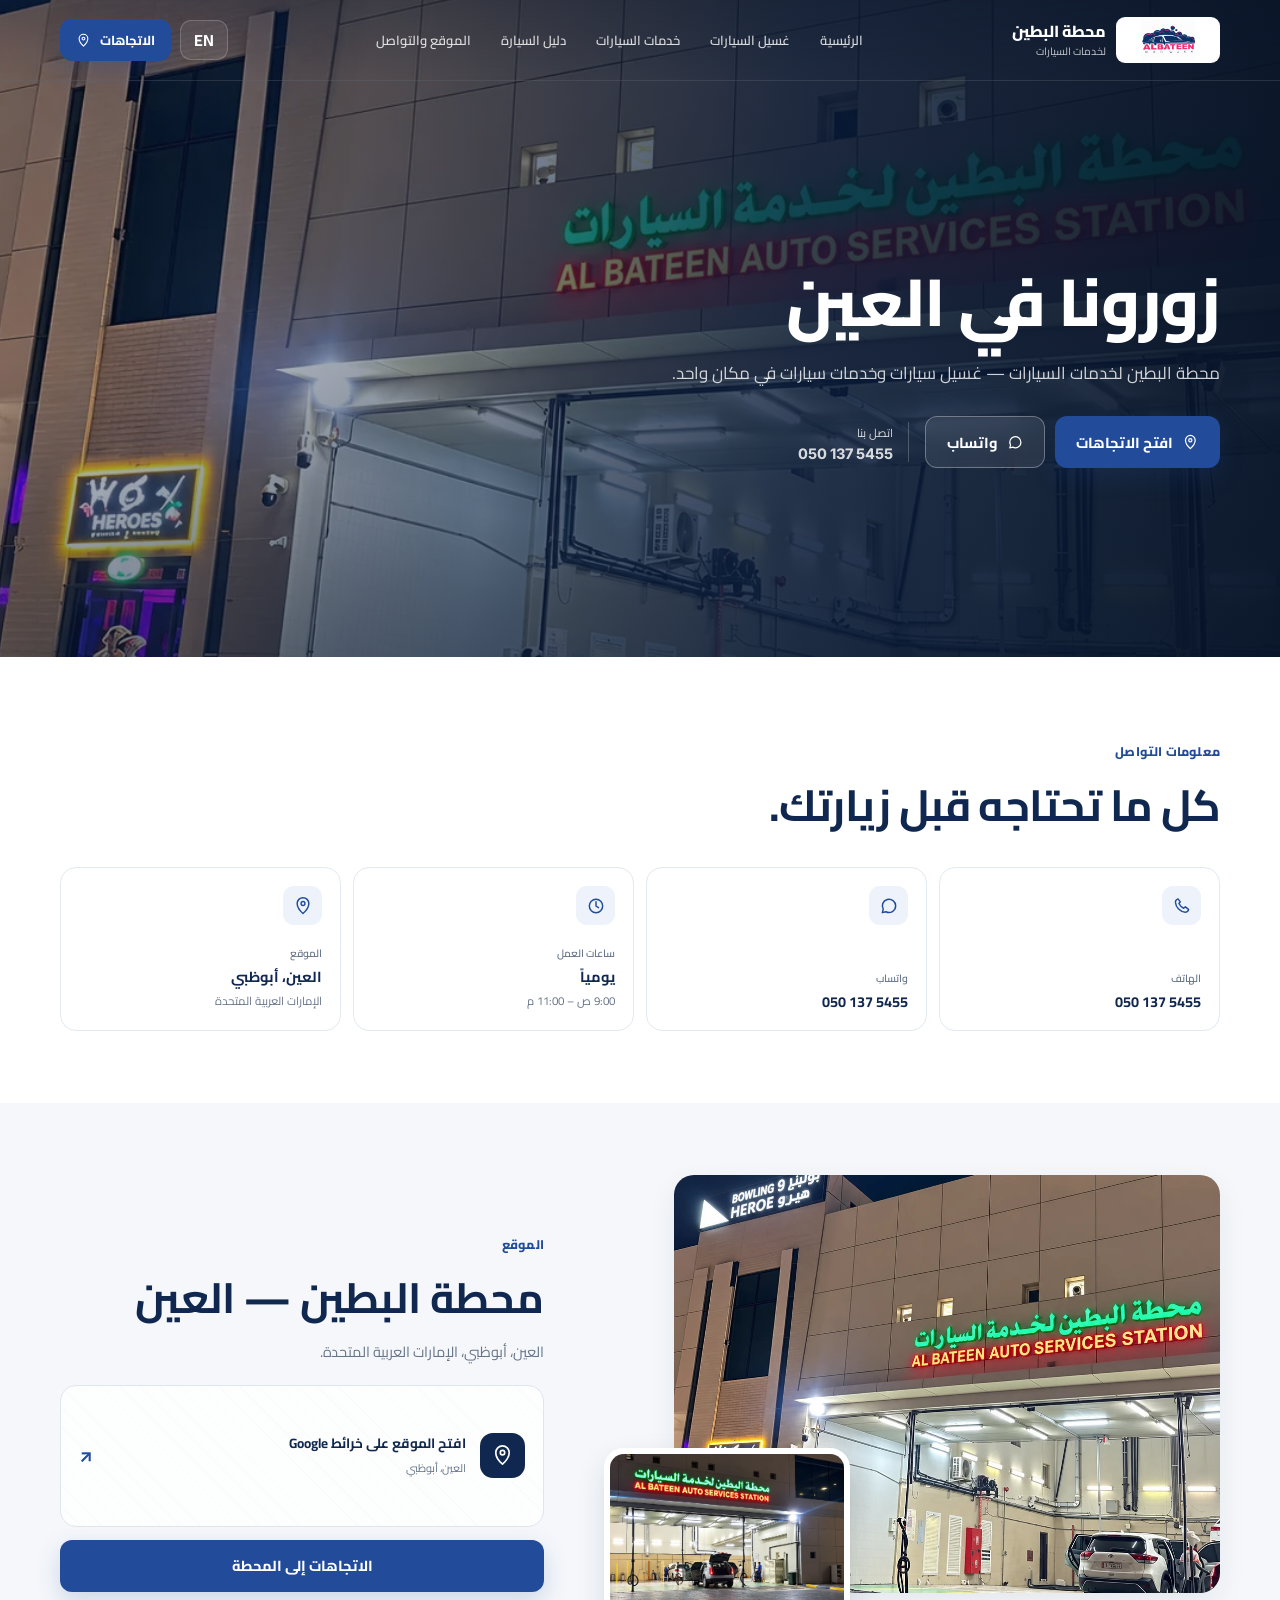
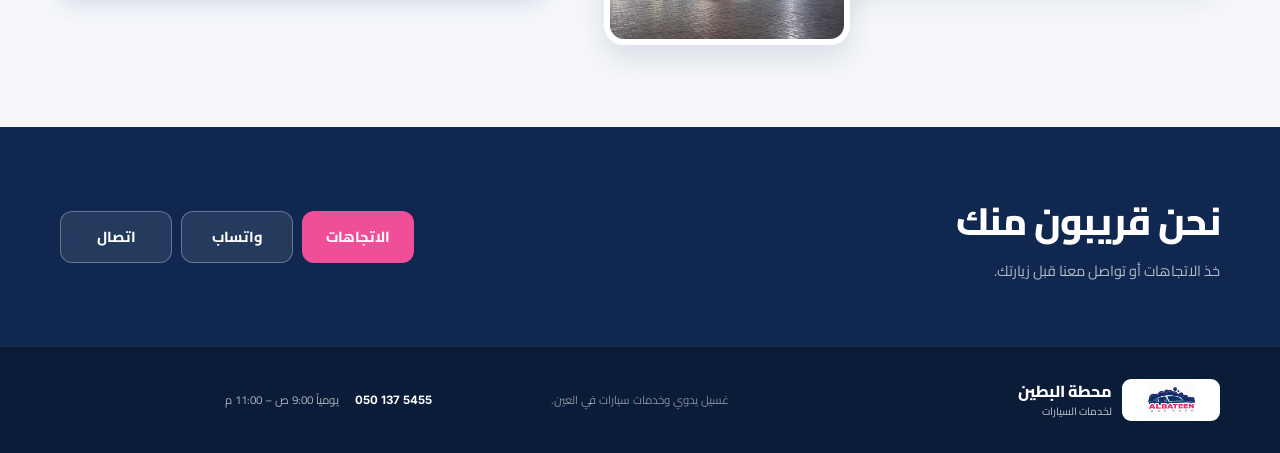
<file: contact.html>
<!DOCTYPE html>

<html dir="rtl" lang="ar">
<head>
<meta charset="utf-8"/>
<meta content="width=device-width,initial-scale=1" name="viewport"/>
<meta content="#10284F" name="theme-color"/>
<link href="assets/albateen-official-logo.png" rel="icon" type="image/png"/>
<meta content="زور محطة البطين لخدمات السيارات في العين. غسيل سيارات وخدمات سيارات يومياً من 9 صباحاً حتى 11 مساءً." name="description"/>
<title>موقع محطة البطين لخدمات السيارات | العين</title>
<link href="https://fonts.googleapis.com" rel="preconnect"/>
<link crossorigin="" href="https://fonts.gstatic.com" rel="preconnect"/>
<link href="https://fonts.googleapis.com/css2?family=Cairo:wght@400;500;600;700;800&amp;family=Inter:wght@400;500;600;700;800&amp;display=swap" rel="stylesheet"/>
<link as="image" href="assets/approved-station-night-01.webp" rel="preload"/>
<link href="styles.css" rel="stylesheet"/>
<script type="application/ld+json">{"@context":"https://schema.org","@type":["LocalBusiness","AutoRepair"],"name":"AL BATEEN Auto Services Station","alternateName":"محطة البطين لخدمات السيارات","telephone":"+971501375455","hasMap":"https://maps.app.goo.gl/kqmiV2ZNQofJTzX68","address":{"@type":"PostalAddress","addressLocality":"Al Ain","addressRegion":"Abu Dhabi","addressCountry":"AE"},"openingHoursSpecification":{"@type":"OpeningHoursSpecification","dayOfWeek":["Monday","Tuesday","Wednesday","Thursday","Friday","Saturday","Sunday"],"opens":"09:00","closes":"23:00"},"url":"https://albateenstation.ae/contact.html","logo":"https://albateenstation.ae/assets/albateen-official-logo.png"}</script>
<link href="https://albateenstation.ae/contact.html" rel="canonical"/>
<meta content="https://albateenstation.ae/contact.html" property="og:url"/>
</head>
<body class="contact-page" data-desc-ar="زور محطة البطين لخدمات السيارات في العين. غسيل سيارات وخدمات سيارات يومياً من 9 صباحاً حتى 11 مساءً." data-desc-en="Visit AL BATEEN Auto Services Station in Al Ain for car wash and automotive services, open daily from 9:00 AM to 11:00 PM." data-title-ar="موقع محطة البطين لخدمات السيارات | العين" data-title-en="AL BATEEN Auto Services Station Location | Al Ain">
<header class="site-header" id="top">
<div class="container nav-wrap">
<a aria-label="الصفحة الرئيسية" class="brand" href="index.html">
<img alt="AL BATEEN Auto Services Station" class="brand-logo" src="assets/albateen-official-logo.png"/>
<span class="brand-copy">
<strong data-ar="محطة البطين" data-en="AL BATEEN">محطة البطين</strong>
<small data-ar="لخدمات السيارات" data-en="Auto Services Station">لخدمات السيارات</small>
</span>
</a>
<nav aria-label="التنقل الرئيسي" class="desktop-nav">
<a data-ar="الرئيسية" data-en="Home" href="index.html">الرئيسية</a>
<a data-ar="غسيل السيارات" data-en="Car Wash" href="car-wash.html">غسيل السيارات</a>
<a data-ar="خدمات السيارات" data-en="Auto Services" href="auto-services.html">خدمات السيارات</a>
<a data-ar="دليل السيارة" data-en="Car Care Guide" href="car-care-guide.html">دليل السيارة</a>
<a data-ar="الموقع والتواصل" data-en="Contact" href="contact.html">الموقع والتواصل</a>
</nav>
<div class="nav-actions">
<button aria-label="Switch language" class="lang-btn" id="langToggle" type="button">EN</button>
<details class="mobile-page-nav">
<summary aria-label="القائمة / Menu">
<svg aria-hidden="true" viewbox="0 0 24 24"><path d="M5 7h14M5 12h14M5 17h14"></path></svg>
</summary>
<div class="mobile-menu">
<a data-ar="الرئيسية" data-en="Home" href="index.html">الرئيسية</a>
<a data-ar="غسيل السيارات" data-en="Car Wash" href="car-wash.html">غسيل السيارات</a>
<a data-ar="خدمات السيارات" data-en="Auto Services" href="auto-services.html">خدمات السيارات</a>
<a data-ar="دليل السيارة" data-en="Car Care Guide" href="car-care-guide.html">دليل السيارة</a>
<a data-ar="الموقع والتواصل" data-en="Contact" href="contact.html">الموقع والتواصل</a>
</div>
</details>
<a class="btn btn-primary btn-small desktop-cta" href="https://maps.app.goo.gl/kqmiV2ZNQofJTzX68" rel="noopener" target="_blank">
<span data-ar="الاتجاهات" data-en="Directions">الاتجاهات</span>
<svg aria-hidden="true" viewbox="0 0 24 24"><path d="M12 21s7-6.1 7-12A7 7 0 1 0 5 9c0 5.9 7 12 7 12Z"></path><circle cx="12" cy="9" r="2.3"></circle></svg>
</a>
</div>
</div>
</header>
<main>
<section class="hero contact-hero">
<picture class="hero-media">
<img alt="واجهة محطة البطين لخدمات السيارات في العين" fetchpriority="high" height="552" src="assets/approved-station-night-01.webp" width="758"/>
</picture>
<div class="hero-overlay"></div>
<div class="container hero-content">
<h1 data-ar="زورونا في العين" data-en="Visit us in Al Ain">زورونا في العين</h1>
<p data-ar="محطة البطين لخدمات السيارات — غسيل سيارات وخدمات سيارات في مكان واحد." data-en="AL BATEEN Auto Services Station — car wash and automotive services in one place.">
          محطة البطين لخدمات السيارات — غسيل سيارات وخدمات سيارات في مكان واحد.
        </p>
<div class="hero-actions">
<a class="btn btn-primary btn-lg" href="https://maps.app.goo.gl/kqmiV2ZNQofJTzX68" rel="noopener" target="_blank">
<svg aria-hidden="true" viewbox="0 0 24 24"><path d="M12 21s7-6.1 7-12A7 7 0 1 0 5 9c0 5.9 7 12 7 12Z"></path><circle cx="12" cy="9" r="2.3"></circle></svg>
<span data-ar="افتح الاتجاهات" data-en="Open Directions">افتح الاتجاهات</span>
</a>
<a class="btn btn-glass btn-lg" href="https://wa.me/971501375455" rel="noopener" target="_blank">
<svg aria-hidden="true" viewbox="0 0 24 24"><path d="M20 11.8a8 8 0 0 1-11.7 7.1L4 20l1.1-4.1A8 8 0 1 1 20 11.8Z"></path></svg>
<span data-ar="واتساب" data-en="WhatsApp">واتساب</span>
</a>
<a class="text-call contact-hero-call" href="tel:+971501375455">
<span data-ar="اتصل بنا" data-en="Call Us">اتصل بنا</span>
<bdi>050 137 5455</bdi>
</a>
</div>
</div>
</section>
<section class="section contact-details">
<div class="container">
<div class="cw-section-head">
<span class="kicker" data-ar="معلومات التواصل" data-en="Contact Details">معلومات التواصل</span>
<h2 data-ar="كل ما تحتاجه قبل زيارتك." data-en="Everything you need before your visit.">كل ما تحتاجه قبل زيارتك.</h2>
</div>
<div class="contact-grid">
<a class="contact-card" href="tel:+971501375455">
<span aria-hidden="true" class="contact-icon">
<svg viewbox="0 0 24 24"><path d="M7.2 3.5 10 7l-1.7 2c1.2 2.5 3.2 4.5 5.7 5.7l2-1.7 3.5 2.8c.4.3.5.8.3 1.2-.7 1.5-2.2 2.5-3.8 2.4-6.3-.5-11.4-5.6-11.9-11.9-.1-1.6.9-3.1 2.4-3.8.3-.2.5-.3.7-.2Z"></path></svg>
</span>
<div>
<small data-ar="الهاتف" data-en="Phone">الهاتف</small>
<strong><bdi>050 137 5455</bdi></strong>
</div>
</a>
<a class="contact-card" href="https://wa.me/971501375455" rel="noopener" target="_blank">
<span aria-hidden="true" class="contact-icon">
<svg viewbox="0 0 24 24"><path d="M20 11.8a8 8 0 0 1-11.7 7.1L4 20l1.1-4.1A8 8 0 1 1 20 11.8Z"></path></svg>
</span>
<div>
<small data-ar="واتساب" data-en="WhatsApp">واتساب</small>
<strong><bdi>050 137 5455</bdi></strong>
</div>
</a>
<div class="contact-card">
<span aria-hidden="true" class="contact-icon">
<svg viewbox="0 0 24 24"><circle cx="12" cy="12" r="8"></circle><path d="M12 7v5l3 2"></path></svg>
</span>
<div>
<small data-ar="ساعات العمل" data-en="Opening Hours">ساعات العمل</small>
<strong data-ar="يومياً" data-en="Daily">يومياً</strong>
<span data-ar="9:00 ص – 11:00 م" data-en="9:00 AM – 11:00 PM">9:00 ص – 11:00 م</span>
</div>
</div>
<a class="contact-card" href="https://maps.app.goo.gl/kqmiV2ZNQofJTzX68" rel="noopener" target="_blank">
<span aria-hidden="true" class="contact-icon">
<svg viewbox="0 0 24 24"><path d="M12 21s7-6.1 7-12A7 7 0 1 0 5 9c0 5.9 7 12 7 12Z"></path><circle cx="12" cy="9" r="2.3"></circle></svg>
</span>
<div>
<small data-ar="الموقع" data-en="Location">الموقع</small>
<strong data-ar="العين، أبوظبي" data-en="Al Ain, Abu Dhabi">العين، أبوظبي</strong>
<span data-ar="الإمارات العربية المتحدة" data-en="United Arab Emirates">الإمارات العربية المتحدة</span>
</div>
</a>
</div>
</div>
</section>
<section class="section contact-location">
<div class="container contact-location-grid">
<div class="contact-gallery">
<figure class="contact-day">
<img alt="واجهة محطة البطين في النهار" decoding="async" loading="lazy" src="assets/approved-station-night-01.webp"/>
</figure>
<figure class="contact-night">
<img alt="واجهة محطة البطين في الليل" decoding="async" loading="lazy" src="assets/approved-station-night-02.webp"/>
</figure>
</div>
<div class="contact-map-panel">
<span class="kicker" data-ar="الموقع" data-en="Location">الموقع</span>
<h2 data-ar="محطة البطين — العين" data-en="AL BATEEN — Al Ain">محطة البطين — العين</h2>
<p data-ar="العين، أبوظبي، الإمارات العربية المتحدة." data-en="Al Ain, Abu Dhabi, United Arab Emirates.">
            العين، أبوظبي، الإمارات العربية المتحدة.
          </p>
<a aria-label="فتح الموقع في خرائط Google" class="map-placeholder" href="https://maps.app.goo.gl/kqmiV2ZNQofJTzX68" rel="noopener" target="_blank">
<span aria-hidden="true" class="map-pin">
<svg viewbox="0 0 24 24"><path d="M12 21s7-6.1 7-12A7 7 0 1 0 5 9c0 5.9 7 12 7 12Z"></path><circle cx="12" cy="9" r="2.3"></circle></svg>
</span>
<span>
<strong data-ar="افتح الموقع على خرائط Google" data-en="Open in Google Maps">افتح الموقع على خرائط Google</strong>
<small data-ar="العين، أبوظبي" data-en="Al Ain, Abu Dhabi">العين، أبوظبي</small>
</span>
<span aria-hidden="true" class="map-arrow">↗</span>
</a>
<a class="btn btn-primary btn-lg contact-map-cta" href="https://maps.app.goo.gl/kqmiV2ZNQofJTzX68" rel="noopener" target="_blank">
<span data-ar="الاتجاهات إلى المحطة" data-en="Directions to the Station">الاتجاهات إلى المحطة</span>
</a>
</div>
</div>
</section>
<section class="final-cta contact-final">
<div class="container final-inner">
<div>
<h2 data-ar="نحن قريبون منك" data-en="We're close by">نحن قريبون منك</h2>
<p class="final-copy" data-ar="خذ الاتجاهات أو تواصل معنا قبل زيارتك." data-en="Get directions or contact us before your visit.">
            خذ الاتجاهات أو تواصل معنا قبل زيارتك.
          </p>
</div>
<div class="final-actions three-actions">
<a class="btn btn-pink btn-lg" href="https://maps.app.goo.gl/kqmiV2ZNQofJTzX68" rel="noopener" target="_blank">
<span data-ar="الاتجاهات" data-en="Directions">الاتجاهات</span>
</a>
<a class="btn btn-glass btn-lg" href="https://wa.me/971501375455" rel="noopener" target="_blank">
<span data-ar="واتساب" data-en="WhatsApp">واتساب</span>
</a>
<a class="btn btn-glass btn-lg" href="tel:+971501375455">
<span data-ar="اتصال" data-en="Call">اتصال</span>
</a>
</div>
</div>
</section>
</main>
<footer class="footer">
<div class="container footer-grid">
<div class="brand footer-brand">
<img alt="AL BATEEN Auto Services Station" class="brand-logo" src="assets/albateen-official-logo.png"/>
<span class="brand-copy">
<strong data-ar="محطة البطين" data-en="AL BATEEN">محطة البطين</strong>
<small data-ar="لخدمات السيارات" data-en="Auto Services Station">لخدمات السيارات</small>
</span>
</div>
<p data-ar="غسيل يدوي وخدمات سيارات في العين." data-en="Hand car wash and automotive services in Al Ain.">غسيل يدوي وخدمات سيارات في العين.</p>
<div class="footer-contact">
<a href="tel:+971501375455"><bdi>050 137 5455</bdi></a>
<span data-ar="يومياً 9:00 ص – 11:00 م" data-en="Daily 9:00 AM – 11:00 PM">يومياً 9:00 ص – 11:00 م</span>
</div>
</div>
</footer>
<div aria-label="إجراءات سريعة" class="mobile-bar">
<a class="mobile-dir" href="https://maps.app.goo.gl/kqmiV2ZNQofJTzX68" rel="noopener" target="_blank">
<svg viewbox="0 0 24 24"><path d="M12 21s7-6.1 7-12A7 7 0 1 0 5 9c0 5.9 7 12 7 12Z"></path><circle cx="12" cy="9" r="2.3"></circle></svg>
<span data-ar="الاتجاهات" data-en="Directions">الاتجاهات</span>
</a>
<a href="https://wa.me/971501375455" rel="noopener" target="_blank">
<svg viewbox="0 0 24 24"><path d="M20 11.8a8 8 0 0 1-11.7 7.1L4 20l1.1-4.1A8 8 0 1 1 20 11.8Z"></path></svg>
<span data-ar="واتساب" data-en="WhatsApp">واتساب</span>
</a>
<a href="tel:+971501375455">
<svg viewbox="0 0 24 24"><path d="M7.2 3.5 10 7l-1.7 2c1.2 2.5 3.2 4.5 5.7 5.7l2-1.7 3.5 2.8c.4.3.5.8.3 1.2-.7 1.5-2.2 2.5-3.8 2.4-6.3-.5-11.4-5.6-11.9-11.9-.1-1.6.9-3.1 2.4-3.8.3-.2.5-.3.7-.2Z"></path></svg>
<span data-ar="اتصال" data-en="Call">اتصال</span>
</a>
</div>
<script src="script.js"></script>
</body>
</html>
</file>
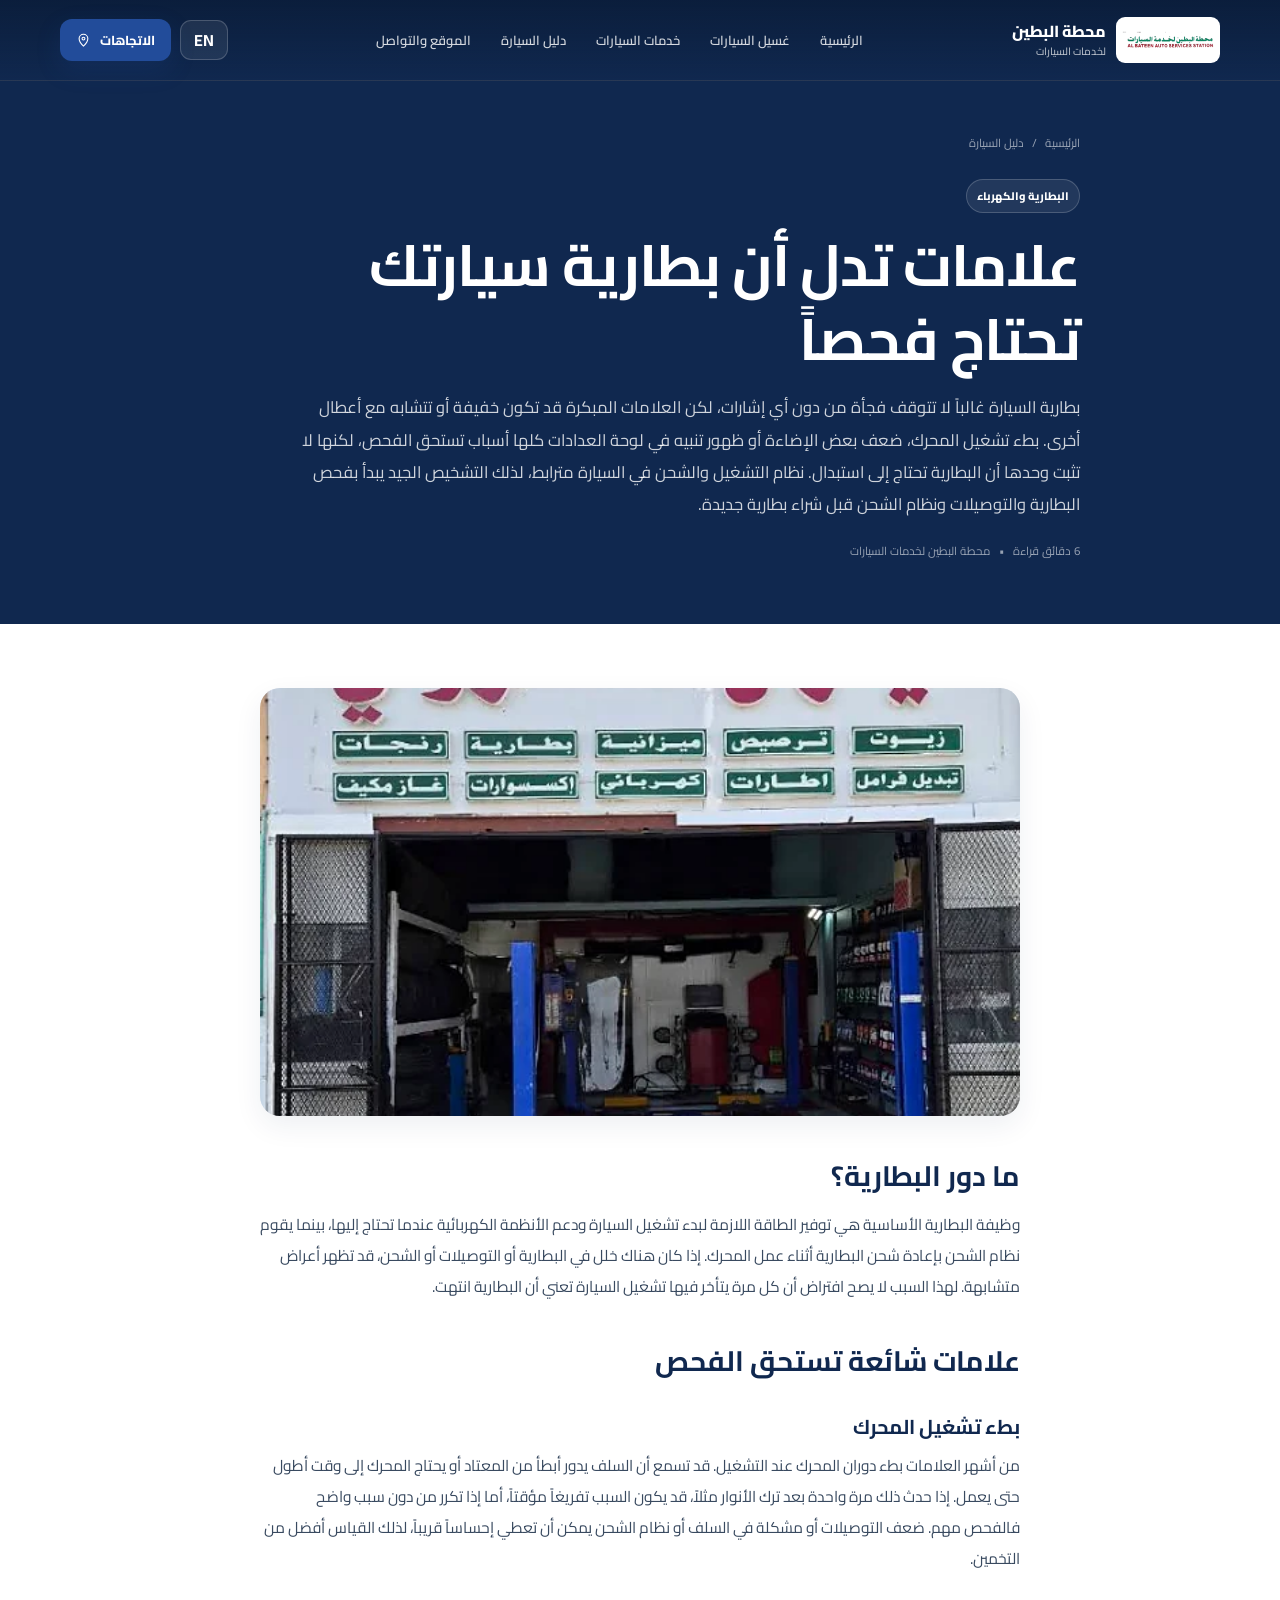
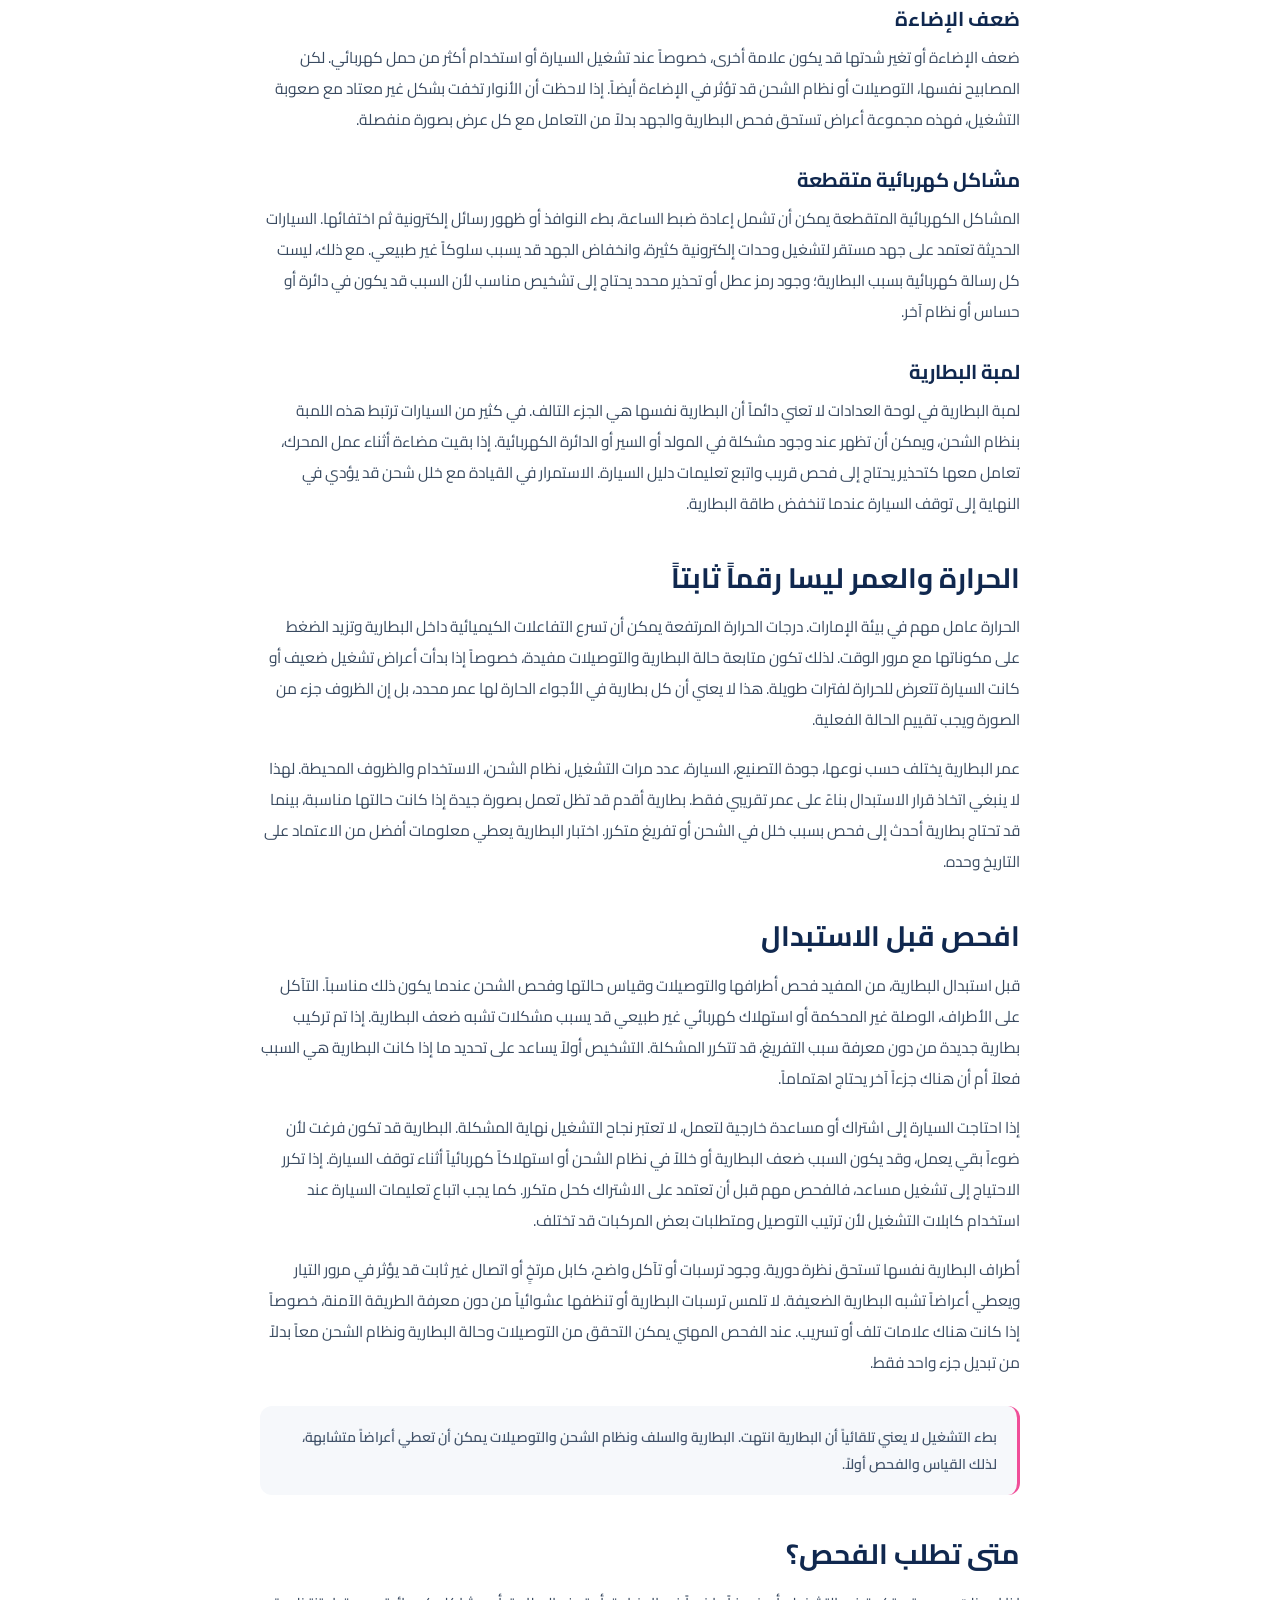
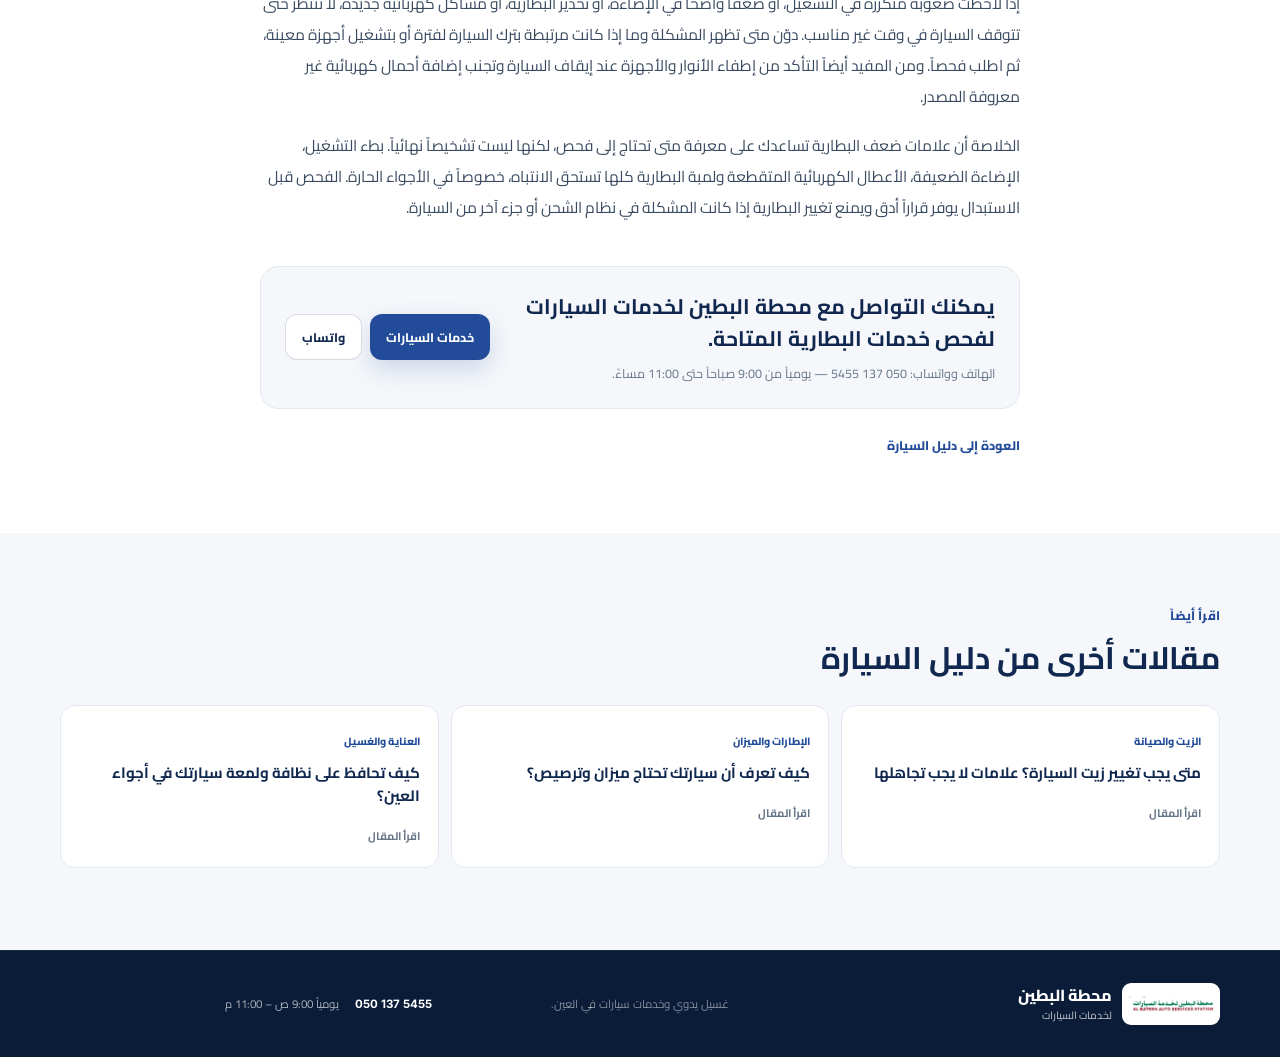
<file: articles/car-battery-warning-signs.html>
<!DOCTYPE html><html dir="rtl" lang="ar"><head>
<meta charset="utf-8"/><meta content="width=device-width,initial-scale=1" name="viewport"/><meta content="#10284F" name="theme-color"/>
<link href="../assets/albateen-logo.png" rel="icon" type="image/png"/>
<meta name="description" content="تعرف على علامات ضعف بطارية السيارة مثل بطء التشغيل وضعف الإضاءة، ولماذا يجب فحص البطارية ونظام الشحن قبل الاستبدال."/><title>علامات ضعف بطارية السيارة | محطة البطين</title>
<link href="https://fonts.googleapis.com" rel="preconnect"/><link crossorigin href="https://fonts.gstatic.com" rel="preconnect"/><link href="https://fonts.googleapis.com/css2?family=Cairo:wght@400;500;600;700;800&amp;family=Inter:wght@400;500;600;700;800&amp;display=swap" rel="stylesheet"/>
<link rel="stylesheet" href="../styles.css"/><script type="application/ld+json">{"@context":"https://schema.org","@type":"BlogPosting","headline":"علامات تدل أن بطارية سيارتك تحتاج فحصاً","description":"تعرف على علامات ضعف بطارية السيارة مثل بطء التشغيل وضعف الإضاءة، ولماذا يجب فحص البطارية ونظام الشحن قبل الاستبدال.","inLanguage":"ar","image":"../assets/auto-services-hero.webp","author":{"@type":"Organization","name":"AL BATEEN Auto Services Station"},"publisher":{"@type":"Organization","name":"AL BATEEN Auto Services Station","logo":{"@type":"ImageObject","url":"../assets/albateen-logo.png"}},"mainEntityOfPage":{"@type":"WebPage","@id":"car-battery-warning-signs.html"}}</script>
<script type="application/ld+json">{"@context":"https://schema.org","@type":"BreadcrumbList","itemListElement":[{"@type":"ListItem","position":1,"name":"الرئيسية","item":"../index.html"},{"@type":"ListItem","position":2,"name":"دليل البطين للعناية بالسيارة","item":"../car-care-guide.html"},{"@type":"ListItem","position":3,"name":"علامات تدل أن بطارية سيارتك تحتاج فحصاً","item":"car-battery-warning-signs.html"}]}</script></head>
<body class="article-page" data-title-ar="علامات ضعف بطارية السيارة | محطة البطين" data-title-en="Signs Your Car Battery Needs Checking | AL BATEEN" data-desc-ar="تعرف على علامات ضعف بطارية السيارة مثل بطء التشغيل وضعف الإضاءة، ولماذا يجب فحص البطارية ونظام الشحن قبل الاستبدال." data-desc-en="Learn common signs of a weak car battery, including slow starting and dim lights, and why testing should come before replacement.">
<header class="site-header" id="top">
<div class="container nav-wrap">
<a aria-label="الصفحة الرئيسية" class="brand" href="../index.html">
<img alt="AL BATEEN Auto Services Station" class="brand-logo" src="../assets/albateen-logo.png"/>
<span class="brand-copy"><strong data-ar="محطة البطين" data-en="AL BATEEN">محطة البطين</strong><small data-ar="لخدمات السيارات" data-en="Auto Services Station">لخدمات السيارات</small></span>
</a>
<nav aria-label="التنقل الرئيسي" class="desktop-nav">
<a data-ar="الرئيسية" data-en="Home" href="../index.html">الرئيسية</a>
<a data-ar="غسيل السيارات" data-en="Car Wash" href="../car-wash.html">غسيل السيارات</a>
<a data-ar="خدمات السيارات" data-en="Auto Services" href="../auto-services.html">خدمات السيارات</a>
<a data-ar="دليل السيارة" data-en="Car Care Guide" href="../car-care-guide.html">دليل السيارة</a>
<a data-ar="الموقع والتواصل" data-en="Contact" href="../contact.html">الموقع والتواصل</a>
</nav>
<div class="nav-actions">
<button aria-label="Switch language" class="lang-btn" id="langToggle" type="button">EN</button>
<details class="mobile-page-nav"><summary aria-label="القائمة / Menu"><svg aria-hidden="true" viewBox="0 0 24 24"><path d="M5 7h14M5 12h14M5 17h14"></path></svg></summary>
<div class="mobile-menu">
<a data-ar="الرئيسية" data-en="Home" href="../index.html">الرئيسية</a>
<a data-ar="غسيل السيارات" data-en="Car Wash" href="../car-wash.html">غسيل السيارات</a>
<a data-ar="خدمات السيارات" data-en="Auto Services" href="../auto-services.html">خدمات السيارات</a>
<a data-ar="دليل السيارة" data-en="Car Care Guide" href="../car-care-guide.html">دليل السيارة</a>
<a data-ar="الموقع والتواصل" data-en="Contact" href="../contact.html">الموقع والتواصل</a>
</div></details>
<a class="btn btn-primary btn-small desktop-cta" href="https://maps.app.goo.gl/kqmiV2ZNQofJTzX68" rel="noopener" target="_blank"><span data-ar="الاتجاهات" data-en="Directions">الاتجاهات</span><svg aria-hidden="true" viewBox="0 0 24 24"><path d="M12 21s7-6.1 7-12A7 7 0 1 0 5 9c0 5.9 7 12 7 12Z"></path><circle cx="12" cy="9" r="2.3"></circle></svg></a>
</div></div></header><main>
<section class="article-head"><div class="container article-head-inner">
<nav class="breadcrumb" aria-label="Breadcrumb"><a href="../index.html" data-ar="الرئيسية" data-en="Home">الرئيسية</a><span>/</span><a href="../car-care-guide.html" data-ar="دليل السيارة" data-en="Car Care Guide">دليل السيارة</a></nav>
<span class="article-category" data-ar="البطارية والكهرباء" data-en="Battery &amp; Electrical">البطارية والكهرباء</span>
<h1 data-ar="علامات تدل أن بطارية سيارتك تحتاج فحصاً" data-en="Signs Your Car Battery Needs Checking">علامات تدل أن بطارية سيارتك تحتاج فحصاً</h1>
<p class="article-intro" data-ar="بطارية السيارة غالباً لا تتوقف فجأة من دون أي إشارات، لكن العلامات المبكرة قد تكون خفيفة أو تتشابه مع أعطال أخرى. بطء تشغيل المحرك، ضعف بعض الإضاءة أو ظهور تنبيه في لوحة العدادات كلها أسباب تستحق الفحص، لكنها لا تثبت وحدها أن البطارية تحتاج إلى استبدال. نظام التشغيل والشحن في السيارة مترابط، لذلك التشخيص الجيد يبدأ بفحص البطارية والتوصيلات ونظام الشحن قبل شراء بطارية جديدة." data-en="A car battery does not always fail without warning, but early signs can be subtle and can resemble other faults. Slow starting, weak lighting or a dashboard warning are all reasons to investigate, but none proves on its own that the battery must be replaced. The starting and charging systems work together, so good diagnosis begins by checking the battery, connections and charging system before buying a new battery.">بطارية السيارة غالباً لا تتوقف فجأة من دون أي إشارات، لكن العلامات المبكرة قد تكون خفيفة أو تتشابه مع أعطال أخرى. بطء تشغيل المحرك، ضعف بعض الإضاءة أو ظهور تنبيه في لوحة العدادات كلها أسباب تستحق الفحص، لكنها لا تثبت وحدها أن البطارية تحتاج إلى استبدال. نظام التشغيل والشحن في السيارة مترابط، لذلك التشخيص الجيد يبدأ بفحص البطارية والتوصيلات ونظام الشحن قبل شراء بطارية جديدة.</p>
<div class="article-meta"><span data-ar="6 دقائق قراءة" data-en="6 min read">6 دقائق قراءة</span><span>•</span><span data-ar="محطة البطين لخدمات السيارات" data-en="AL BATEEN Auto Services Station">محطة البطين لخدمات السيارات</span></div>
</div></section>
<article class="article-content"><div class="container article-layout"><div class="article-main">
<figure class="article-feature"><img src="../assets/auto-services-hero.webp" loading="eager" decoding="async" alt="منطقة خدمات السيارات الحقيقية في محطة البطين" data-alt-ar="منطقة خدمات السيارات الحقيقية في محطة البطين" data-alt-en="The real automotive service area at AL BATEEN"/></figure>
<h2 data-ar="ما دور البطارية؟" data-en="What does the battery do?">ما دور البطارية؟</h2><p data-ar="وظيفة البطارية الأساسية هي توفير الطاقة اللازمة لبدء تشغيل السيارة ودعم الأنظمة الكهربائية عندما تحتاج إليها، بينما يقوم نظام الشحن بإعادة شحن البطارية أثناء عمل المحرك. إذا كان هناك خلل في البطارية أو التوصيلات أو الشحن، قد تظهر أعراض متشابهة. لهذا السبب لا يصح افتراض أن كل مرة يتأخر فيها تشغيل السيارة تعني أن البطارية انتهت." data-en="The battery provides the power needed to start the vehicle and supports electrical systems when required, while the charging system replenishes it when the engine is running. A fault in the battery, its connections or the charging system can create similar symptoms. That is why a slow start should not automatically be treated as proof that the battery itself has failed.">وظيفة البطارية الأساسية هي توفير الطاقة اللازمة لبدء تشغيل السيارة ودعم الأنظمة الكهربائية عندما تحتاج إليها، بينما يقوم نظام الشحن بإعادة شحن البطارية أثناء عمل المحرك. إذا كان هناك خلل في البطارية أو التوصيلات أو الشحن، قد تظهر أعراض متشابهة. لهذا السبب لا يصح افتراض أن كل مرة يتأخر فيها تشغيل السيارة تعني أن البطارية انتهت.</p><h2 data-ar="علامات شائعة تستحق الفحص" data-en="Common signs that deserve a check">علامات شائعة تستحق الفحص</h2><h3 data-ar="بطء تشغيل المحرك" data-en="Slow engine cranking">بطء تشغيل المحرك</h3><p data-ar="من أشهر العلامات بطء دوران المحرك عند التشغيل. قد تسمع أن السلف يدور أبطأ من المعتاد أو يحتاج المحرك إلى وقت أطول حتى يعمل. إذا حدث ذلك مرة واحدة بعد ترك الأنوار مثلاً، قد يكون السبب تفريغاً مؤقتاً، أما إذا تكرر من دون سبب واضح فالفحص مهم. ضعف التوصيلات أو مشكلة في السلف أو نظام الشحن يمكن أن تعطي إحساساً قريباً، لذلك القياس أفضل من التخمين." data-en="One common sign is slower cranking when you start the car. The starter may sound slower than normal or the engine may take longer to fire. If this happens once after lights were left on, it may be a temporary discharge. If it repeats without a clear reason, testing is worthwhile. Poor connections, a starter issue or charging-system fault can feel similar, which is why measurement is better than guessing.">من أشهر العلامات بطء دوران المحرك عند التشغيل. قد تسمع أن السلف يدور أبطأ من المعتاد أو يحتاج المحرك إلى وقت أطول حتى يعمل. إذا حدث ذلك مرة واحدة بعد ترك الأنوار مثلاً، قد يكون السبب تفريغاً مؤقتاً، أما إذا تكرر من دون سبب واضح فالفحص مهم. ضعف التوصيلات أو مشكلة في السلف أو نظام الشحن يمكن أن تعطي إحساساً قريباً، لذلك القياس أفضل من التخمين.</p><h3 data-ar="ضعف الإضاءة" data-en="Dim or changing lights">ضعف الإضاءة</h3><p data-ar="ضعف الإضاءة أو تغير شدتها قد يكون علامة أخرى، خصوصاً عند تشغيل السيارة أو استخدام أكثر من حمل كهربائي. لكن المصابيح نفسها، التوصيلات أو نظام الشحن قد تؤثر في الإضاءة أيضاً. إذا لاحظت أن الأنوار تخفت بشكل غير معتاد مع صعوبة التشغيل، فهذه مجموعة أعراض تستحق فحص البطارية والجهد بدلاً من التعامل مع كل عرض بصورة منفصلة." data-en="Lighting that becomes unusually dim or changes in intensity can be another sign, particularly during starting or when several electrical loads are used. The lamps, connections and charging system can also affect brightness. If dim lights appear together with hard starting, that combination is a good reason to test battery condition and system voltage rather than treating each symptom separately.">ضعف الإضاءة أو تغير شدتها قد يكون علامة أخرى، خصوصاً عند تشغيل السيارة أو استخدام أكثر من حمل كهربائي. لكن المصابيح نفسها، التوصيلات أو نظام الشحن قد تؤثر في الإضاءة أيضاً. إذا لاحظت أن الأنوار تخفت بشكل غير معتاد مع صعوبة التشغيل، فهذه مجموعة أعراض تستحق فحص البطارية والجهد بدلاً من التعامل مع كل عرض بصورة منفصلة.</p><h3 data-ar="مشاكل كهربائية متقطعة" data-en="Intermittent electrical problems">مشاكل كهربائية متقطعة</h3><p data-ar="المشاكل الكهربائية المتقطعة يمكن أن تشمل إعادة ضبط الساعة، بطء النوافذ أو ظهور رسائل إلكترونية ثم اختفائها. السيارات الحديثة تعتمد على جهد مستقر لتشغيل وحدات إلكترونية كثيرة، وانخفاض الجهد قد يسبب سلوكاً غير طبيعي. مع ذلك، ليست كل رسالة كهربائية بسبب البطارية؛ وجود رمز عطل أو تحذير محدد يحتاج إلى تشخيص مناسب لأن السبب قد يكون في دائرة أو حساس أو نظام آخر." data-en="Intermittent electrical symptoms can include a clock resetting, slower electric windows or warning messages that appear and disappear. Modern vehicles rely on stable voltage for many electronic modules, so low voltage can create unusual behaviour. However, not every electrical message is caused by the battery. A specific warning or fault code should be diagnosed because another circuit, sensor or system may be responsible.">المشاكل الكهربائية المتقطعة يمكن أن تشمل إعادة ضبط الساعة، بطء النوافذ أو ظهور رسائل إلكترونية ثم اختفائها. السيارات الحديثة تعتمد على جهد مستقر لتشغيل وحدات إلكترونية كثيرة، وانخفاض الجهد قد يسبب سلوكاً غير طبيعي. مع ذلك، ليست كل رسالة كهربائية بسبب البطارية؛ وجود رمز عطل أو تحذير محدد يحتاج إلى تشخيص مناسب لأن السبب قد يكون في دائرة أو حساس أو نظام آخر.</p><h3 data-ar="لمبة البطارية" data-en="The battery warning light">لمبة البطارية</h3><p data-ar="لمبة البطارية في لوحة العدادات لا تعني دائماً أن البطارية نفسها هي الجزء التالف. في كثير من السيارات ترتبط هذه اللمبة بنظام الشحن، ويمكن أن تظهر عند وجود مشكلة في المولد أو السير أو الدائرة الكهربائية. إذا بقيت مضاءة أثناء عمل المحرك، تعامل معها كتحذير يحتاج إلى فحص قريب واتبع تعليمات دليل السيارة. الاستمرار في القيادة مع خلل شحن قد يؤدي في النهاية إلى توقف السيارة عندما تنخفض طاقة البطارية." data-en="The battery warning light does not always mean the battery itself is faulty. On many vehicles it relates to the charging system and can appear because of an alternator, belt or electrical-circuit problem. If it remains on while the engine is running, treat it as a warning that needs attention and follow the vehicle manual. Driving with a charging fault can eventually leave the vehicle without enough electrical power to continue.">لمبة البطارية في لوحة العدادات لا تعني دائماً أن البطارية نفسها هي الجزء التالف. في كثير من السيارات ترتبط هذه اللمبة بنظام الشحن، ويمكن أن تظهر عند وجود مشكلة في المولد أو السير أو الدائرة الكهربائية. إذا بقيت مضاءة أثناء عمل المحرك، تعامل معها كتحذير يحتاج إلى فحص قريب واتبع تعليمات دليل السيارة. الاستمرار في القيادة مع خلل شحن قد يؤدي في النهاية إلى توقف السيارة عندما تنخفض طاقة البطارية.</p><h2 data-ar="الحرارة والعمر ليسا رقماً ثابتاً" data-en="Heat and age are not a fixed rule">الحرارة والعمر ليسا رقماً ثابتاً</h2><p data-ar="الحرارة عامل مهم في بيئة الإمارات. درجات الحرارة المرتفعة يمكن أن تسرع التفاعلات الكيميائية داخل البطارية وتزيد الضغط على مكوناتها مع مرور الوقت. لذلك تكون متابعة حالة البطارية والتوصيلات مفيدة، خصوصاً إذا بدأت أعراض تشغيل ضعيف أو كانت السيارة تتعرض للحرارة لفترات طويلة. هذا لا يعني أن كل بطارية في الأجواء الحارة لها عمر محدد، بل إن الظروف جزء من الصورة ويجب تقييم الحالة الفعلية." data-en="Heat matters in UAE conditions. High temperatures can accelerate chemical reactions inside a battery and increase stress on its components over time. Monitoring battery and connection condition is therefore useful, particularly when weak-starting symptoms begin or the vehicle spends long periods in high heat. This does not mean every battery in hot weather has the same lifespan; conditions are only part of the picture and the actual battery still needs to be assessed.">الحرارة عامل مهم في بيئة الإمارات. درجات الحرارة المرتفعة يمكن أن تسرع التفاعلات الكيميائية داخل البطارية وتزيد الضغط على مكوناتها مع مرور الوقت. لذلك تكون متابعة حالة البطارية والتوصيلات مفيدة، خصوصاً إذا بدأت أعراض تشغيل ضعيف أو كانت السيارة تتعرض للحرارة لفترات طويلة. هذا لا يعني أن كل بطارية في الأجواء الحارة لها عمر محدد، بل إن الظروف جزء من الصورة ويجب تقييم الحالة الفعلية.</p><p data-ar="عمر البطارية يختلف حسب نوعها، جودة التصنيع، السيارة، عدد مرات التشغيل، نظام الشحن، الاستخدام والظروف المحيطة. لهذا لا ينبغي اتخاذ قرار الاستبدال بناءً على عمر تقريبي فقط. بطارية أقدم قد تظل تعمل بصورة جيدة إذا كانت حالتها مناسبة، بينما قد تحتاج بطارية أحدث إلى فحص بسبب خلل في الشحن أو تفريغ متكرر. اختبار البطارية يعطي معلومات أفضل من الاعتماد على التاريخ وحده." data-en="Battery life varies with battery type, construction quality, vehicle, number of starts, charging system, usage and operating conditions. Replacement should not be based on age alone. An older battery may still test well, while a newer one can need attention because of a charging fault or repeated discharge. Testing provides better information than the calendar by itself.">عمر البطارية يختلف حسب نوعها، جودة التصنيع، السيارة، عدد مرات التشغيل، نظام الشحن، الاستخدام والظروف المحيطة. لهذا لا ينبغي اتخاذ قرار الاستبدال بناءً على عمر تقريبي فقط. بطارية أقدم قد تظل تعمل بصورة جيدة إذا كانت حالتها مناسبة، بينما قد تحتاج بطارية أحدث إلى فحص بسبب خلل في الشحن أو تفريغ متكرر. اختبار البطارية يعطي معلومات أفضل من الاعتماد على التاريخ وحده.</p><h2 data-ar="افحص قبل الاستبدال" data-en="Test before replacing">افحص قبل الاستبدال</h2><p data-ar="قبل استبدال البطارية، من المفيد فحص أطرافها والتوصيلات وقياس حالتها وفحص الشحن عندما يكون ذلك مناسباً. التآكل على الأطراف، الوصلة غير المحكمة أو استهلاك كهربائي غير طبيعي قد يسبب مشكلات تشبه ضعف البطارية. إذا تم تركيب بطارية جديدة من دون معرفة سبب التفريغ، قد تتكرر المشكلة. التشخيص أولاً يساعد على تحديد ما إذا كانت البطارية هي السبب فعلاً أم أن هناك جزءاً آخر يحتاج اهتماماً." data-en="Before replacing a battery, it is useful to inspect the terminals and connections, test battery condition and check charging when appropriate. Corroded terminals, a loose connection or abnormal electrical drain can imitate a weak battery. If a new battery is fitted without understanding why the old one discharged, the same problem may return. Diagnosis first helps establish whether the battery is really the cause or another component needs attention.">قبل استبدال البطارية، من المفيد فحص أطرافها والتوصيلات وقياس حالتها وفحص الشحن عندما يكون ذلك مناسباً. التآكل على الأطراف، الوصلة غير المحكمة أو استهلاك كهربائي غير طبيعي قد يسبب مشكلات تشبه ضعف البطارية. إذا تم تركيب بطارية جديدة من دون معرفة سبب التفريغ، قد تتكرر المشكلة. التشخيص أولاً يساعد على تحديد ما إذا كانت البطارية هي السبب فعلاً أم أن هناك جزءاً آخر يحتاج اهتماماً.</p><p data-ar="إذا احتاجت السيارة إلى اشتراك أو مساعدة خارجية لتعمل، لا تعتبر نجاح التشغيل نهاية المشكلة. البطارية قد تكون فرغت لأن ضوءاً بقي يعمل، وقد يكون السبب ضعف البطارية أو خللاً في نظام الشحن أو استهلاكاً كهربائياً أثناء توقف السيارة. إذا تكرر الاحتياج إلى تشغيل مساعد، فالفحص مهم قبل أن تعتمد على الاشتراك كحل متكرر. كما يجب اتباع تعليمات السيارة عند استخدام كابلات التشغيل لأن ترتيب التوصيل ومتطلبات بعض المركبات قد تختلف." data-en="If the vehicle needs a jump start, getting it running again does not necessarily solve the underlying issue. The battery may have discharged because a light was left on, or because of a weak battery, charging fault or electrical drain while parked. If jump starts become a repeated need, arrange testing rather than treating them as the normal solution. Follow the vehicle instructions when using jump leads because connection procedures can vary.">إذا احتاجت السيارة إلى اشتراك أو مساعدة خارجية لتعمل، لا تعتبر نجاح التشغيل نهاية المشكلة. البطارية قد تكون فرغت لأن ضوءاً بقي يعمل، وقد يكون السبب ضعف البطارية أو خللاً في نظام الشحن أو استهلاكاً كهربائياً أثناء توقف السيارة. إذا تكرر الاحتياج إلى تشغيل مساعد، فالفحص مهم قبل أن تعتمد على الاشتراك كحل متكرر. كما يجب اتباع تعليمات السيارة عند استخدام كابلات التشغيل لأن ترتيب التوصيل ومتطلبات بعض المركبات قد تختلف.</p><p data-ar="أطراف البطارية نفسها تستحق نظرة دورية. وجود ترسبات أو تآكل واضح، كابل مرتخٍ أو اتصال غير ثابت قد يؤثر في مرور التيار ويعطي أعراضاً تشبه البطارية الضعيفة. لا تلمس ترسبات البطارية أو تنظفها عشوائياً من دون معرفة الطريقة الآمنة، خصوصاً إذا كانت هناك علامات تلف أو تسريب. عند الفحص المهني يمكن التحقق من التوصيلات وحالة البطارية ونظام الشحن معاً بدلاً من تبديل جزء واحد فقط." data-en="Battery terminals also deserve periodic attention. Visible deposits, corrosion, a loose cable or poor connection can restrict current flow and create symptoms similar to a weak battery. Do not handle battery deposits or clean them casually without knowing the safe procedure, especially if there are signs of damage or leakage. A proper check can assess the connections, battery and charging system together rather than replacing one part in isolation.">أطراف البطارية نفسها تستحق نظرة دورية. وجود ترسبات أو تآكل واضح، كابل مرتخٍ أو اتصال غير ثابت قد يؤثر في مرور التيار ويعطي أعراضاً تشبه البطارية الضعيفة. لا تلمس ترسبات البطارية أو تنظفها عشوائياً من دون معرفة الطريقة الآمنة، خصوصاً إذا كانت هناك علامات تلف أو تسريب. عند الفحص المهني يمكن التحقق من التوصيلات وحالة البطارية ونظام الشحن معاً بدلاً من تبديل جزء واحد فقط.</p><aside class="article-callout"><p data-ar="بطء التشغيل لا يعني تلقائياً أن البطارية انتهت. البطارية والسلف ونظام الشحن والتوصيلات يمكن أن تعطي أعراضاً متشابهة، لذلك القياس والفحص أولاً." data-en="Slow starting does not automatically mean the battery is finished. Battery condition, starter operation, charging and connections can create similar symptoms, so test first.">بطء التشغيل لا يعني تلقائياً أن البطارية انتهت. البطارية والسلف ونظام الشحن والتوصيلات يمكن أن تعطي أعراضاً متشابهة، لذلك القياس والفحص أولاً.</p></aside><h2 data-ar="متى تطلب الفحص؟" data-en="When should you arrange a check?">متى تطلب الفحص؟</h2><p data-ar="إذا لاحظت صعوبة متكررة في التشغيل، أو ضعفاً واضحاً في الإضاءة، أو تحذير البطارية، أو مشاكل كهربائية جديدة، لا تنتظر حتى تتوقف السيارة في وقت غير مناسب. دوّن متى تظهر المشكلة وما إذا كانت مرتبطة بترك السيارة لفترة أو بتشغيل أجهزة معينة، ثم اطلب فحصاً. ومن المفيد أيضاً التأكد من إطفاء الأنوار والأجهزة عند إيقاف السيارة وتجنب إضافة أحمال كهربائية غير معروفة المصدر." data-en="If starting becomes repeatedly difficult, lights are noticeably weak, a battery warning appears or new electrical problems develop, do not wait for the car to become stranded. Note when the symptom appears and whether it follows a long period parked or the use of particular equipment, then arrange a check. It is also sensible to make sure lights and accessories are off when the vehicle is parked and to be cautious with unverified electrical additions.">إذا لاحظت صعوبة متكررة في التشغيل، أو ضعفاً واضحاً في الإضاءة، أو تحذير البطارية، أو مشاكل كهربائية جديدة، لا تنتظر حتى تتوقف السيارة في وقت غير مناسب. دوّن متى تظهر المشكلة وما إذا كانت مرتبطة بترك السيارة لفترة أو بتشغيل أجهزة معينة، ثم اطلب فحصاً. ومن المفيد أيضاً التأكد من إطفاء الأنوار والأجهزة عند إيقاف السيارة وتجنب إضافة أحمال كهربائية غير معروفة المصدر.</p><p data-ar="الخلاصة أن علامات ضعف البطارية تساعدك على معرفة متى تحتاج إلى فحص، لكنها ليست تشخيصاً نهائياً. بطء التشغيل، الإضاءة الضعيفة، الأعطال الكهربائية المتقطعة ولمبة البطارية كلها تستحق الانتباه، خصوصاً في الأجواء الحارة. الفحص قبل الاستبدال يوفر قراراً أدق ويمنع تغيير البطارية إذا كانت المشكلة في نظام الشحن أو جزء آخر من السيارة." data-en="Signs of a weak battery tell you when testing is sensible, but they are not a final diagnosis. Slow cranking, dim lights, intermittent electrical issues and a battery warning all deserve attention, especially in hot conditions. Testing before replacement supports a more accurate decision and avoids replacing the battery when the real problem is in the charging system or another part of the vehicle.">الخلاصة أن علامات ضعف البطارية تساعدك على معرفة متى تحتاج إلى فحص، لكنها ليست تشخيصاً نهائياً. بطء التشغيل، الإضاءة الضعيفة، الأعطال الكهربائية المتقطعة ولمبة البطارية كلها تستحق الانتباه، خصوصاً في الأجواء الحارة. الفحص قبل الاستبدال يوفر قراراً أدق ويمنع تغيير البطارية إذا كانت المشكلة في نظام الشحن أو جزء آخر من السيارة.</p>
<div class="article-cta"><div><h2 data-ar="يمكنك التواصل مع محطة البطين لخدمات السيارات لفحص خدمات البطارية المتاحة." data-en="Contact AL BATEEN Auto Services Station to ask about available battery services.">يمكنك التواصل مع محطة البطين لخدمات السيارات لفحص خدمات البطارية المتاحة.</h2><p data-ar="الهاتف وواتساب: 050 137 5455 — يومياً من 9:00 صباحاً حتى 11:00 مساءً." data-en="Phone & WhatsApp: 050 137 5455 — daily from 9:00 AM to 11:00 PM.">الهاتف وواتساب: 050 137 5455 — يومياً من 9:00 صباحاً حتى 11:00 مساءً.</p></div><div class="article-cta-actions"><a class="btn btn-primary btn-lg" href="../auto-services.html"><span data-ar="خدمات السيارات" data-en="Auto Services">خدمات السيارات</span></a><a class="btn btn-outline btn-lg" href="https://wa.me/971501375455" target="_blank" rel="noopener"><span data-ar="واتساب" data-en="WhatsApp">واتساب</span></a></div></div>
<a class="back-guide" href="../car-care-guide.html"><span data-ar="العودة إلى دليل السيارة" data-en="Back to Car Care Guide">العودة إلى دليل السيارة</span></a>
</div></div></article>
<section class="related-articles"><div class="container"><div class="related-head"><span class="kicker" data-ar="اقرأ أيضاً" data-en="Related Articles">اقرأ أيضاً</span><h2 data-ar="مقالات أخرى من دليل السيارة" data-en="More from the Car Care Guide">مقالات أخرى من دليل السيارة</h2></div><div class="related-grid"><article class="related-card"><a href="when-to-change-car-oil.html"><span class="related-category" data-ar="الزيت والصيانة" data-en="Oil &amp; Maintenance">الزيت والصيانة</span><h3 data-ar="متى يجب تغيير زيت السيارة؟ علامات لا يجب تجاهلها" data-en="When Should You Change Your Car Oil?">متى يجب تغيير زيت السيارة؟ علامات لا يجب تجاهلها</h3><span class="related-read" data-ar="اقرأ المقال" data-en="Read Article">اقرأ المقال</span></a></article><article class="related-card"><a href="wheel-alignment-signs.html"><span class="related-category" data-ar="الإطارات والميزان" data-en="Tyres &amp; Alignment">الإطارات والميزان</span><h3 data-ar="كيف تعرف أن سيارتك تحتاج ميزان وترصيص؟" data-en="How Do You Know Your Car Needs Wheel Alignment or Balancing?">كيف تعرف أن سيارتك تحتاج ميزان وترصيص؟</h3><span class="related-read" data-ar="اقرأ المقال" data-en="Read Article">اقرأ المقال</span></a></article><article class="related-card"><a href="car-wash-care-al-ain.html"><span class="related-category" data-ar="العناية والغسيل" data-en="Car Wash &amp; Care">العناية والغسيل</span><h3 data-ar="كيف تحافظ على نظافة ولمعة سيارتك في أجواء العين؟" data-en="How to Keep Your Car Clean and Shiny in Al Ain">كيف تحافظ على نظافة ولمعة سيارتك في أجواء العين؟</h3><span class="related-read" data-ar="اقرأ المقال" data-en="Read Article">اقرأ المقال</span></a></article></div></div></section>
</main><footer class="footer"><div class="container footer-grid">
<a class="brand footer-brand" href="../index.html"><img alt="AL BATEEN Auto Services Station" class="brand-logo" src="../assets/albateen-logo.png"/><span class="brand-copy"><strong data-ar="محطة البطين" data-en="AL BATEEN">محطة البطين</strong><small data-ar="لخدمات السيارات" data-en="Auto Services Station">لخدمات السيارات</small></span></a>
<p data-ar="غسيل يدوي وخدمات سيارات في العين." data-en="Hand car wash and automotive services in Al Ain.">غسيل يدوي وخدمات سيارات في العين.</p>
<div class="footer-contact"><a href="tel:+971501375455"><bdi>050 137 5455</bdi></a><span data-ar="يومياً 9:00 ص – 11:00 م" data-en="Daily 9:00 AM – 11:00 PM">يومياً 9:00 ص – 11:00 م</span></div>
</div></footer>
<div class="mobile-bar" aria-label="إجراءات سريعة">
<a class="mobile-dir" target="_blank" rel="noopener" href="https://maps.app.goo.gl/kqmiV2ZNQofJTzX68"><svg viewBox="0 0 24 24"><path d="M12 21s7-6.1 7-12A7 7 0 1 0 5 9c0 5.9 7 12 7 12Z"></path><circle cx="12" cy="9" r="2.3"></circle></svg><span data-ar="الاتجاهات" data-en="Directions">الاتجاهات</span></a>
<a target="_blank" rel="noopener" href="https://wa.me/971501375455"><svg viewBox="0 0 24 24"><path d="M20 11.8a8 8 0 0 1-11.7 7.1L4 20l1.1-4.1A8 8 0 1 1 20 11.8Z"></path></svg><span data-ar="واتساب" data-en="WhatsApp">واتساب</span></a>
<a href="tel:+971501375455"><svg viewBox="0 0 24 24"><path d="M7.2 3.5 10 7l-1.7 2c1.2 2.5 3.2 4.5 5.7 5.7l2-1.7 3.5 2.8c.4.3.5.8.3 1.2-.7 1.5-2.2 2.5-3.8 2.4-6.3-.5-11.4-5.6-11.9-11.9-.1-1.6.9-3.1 2.4-3.8.3-.2.5-.3.7-.2Z"></path></svg><span data-ar="اتصال" data-en="Call">اتصال</span></a>
</div><script src="../script.js"></script></body></html>
</file>
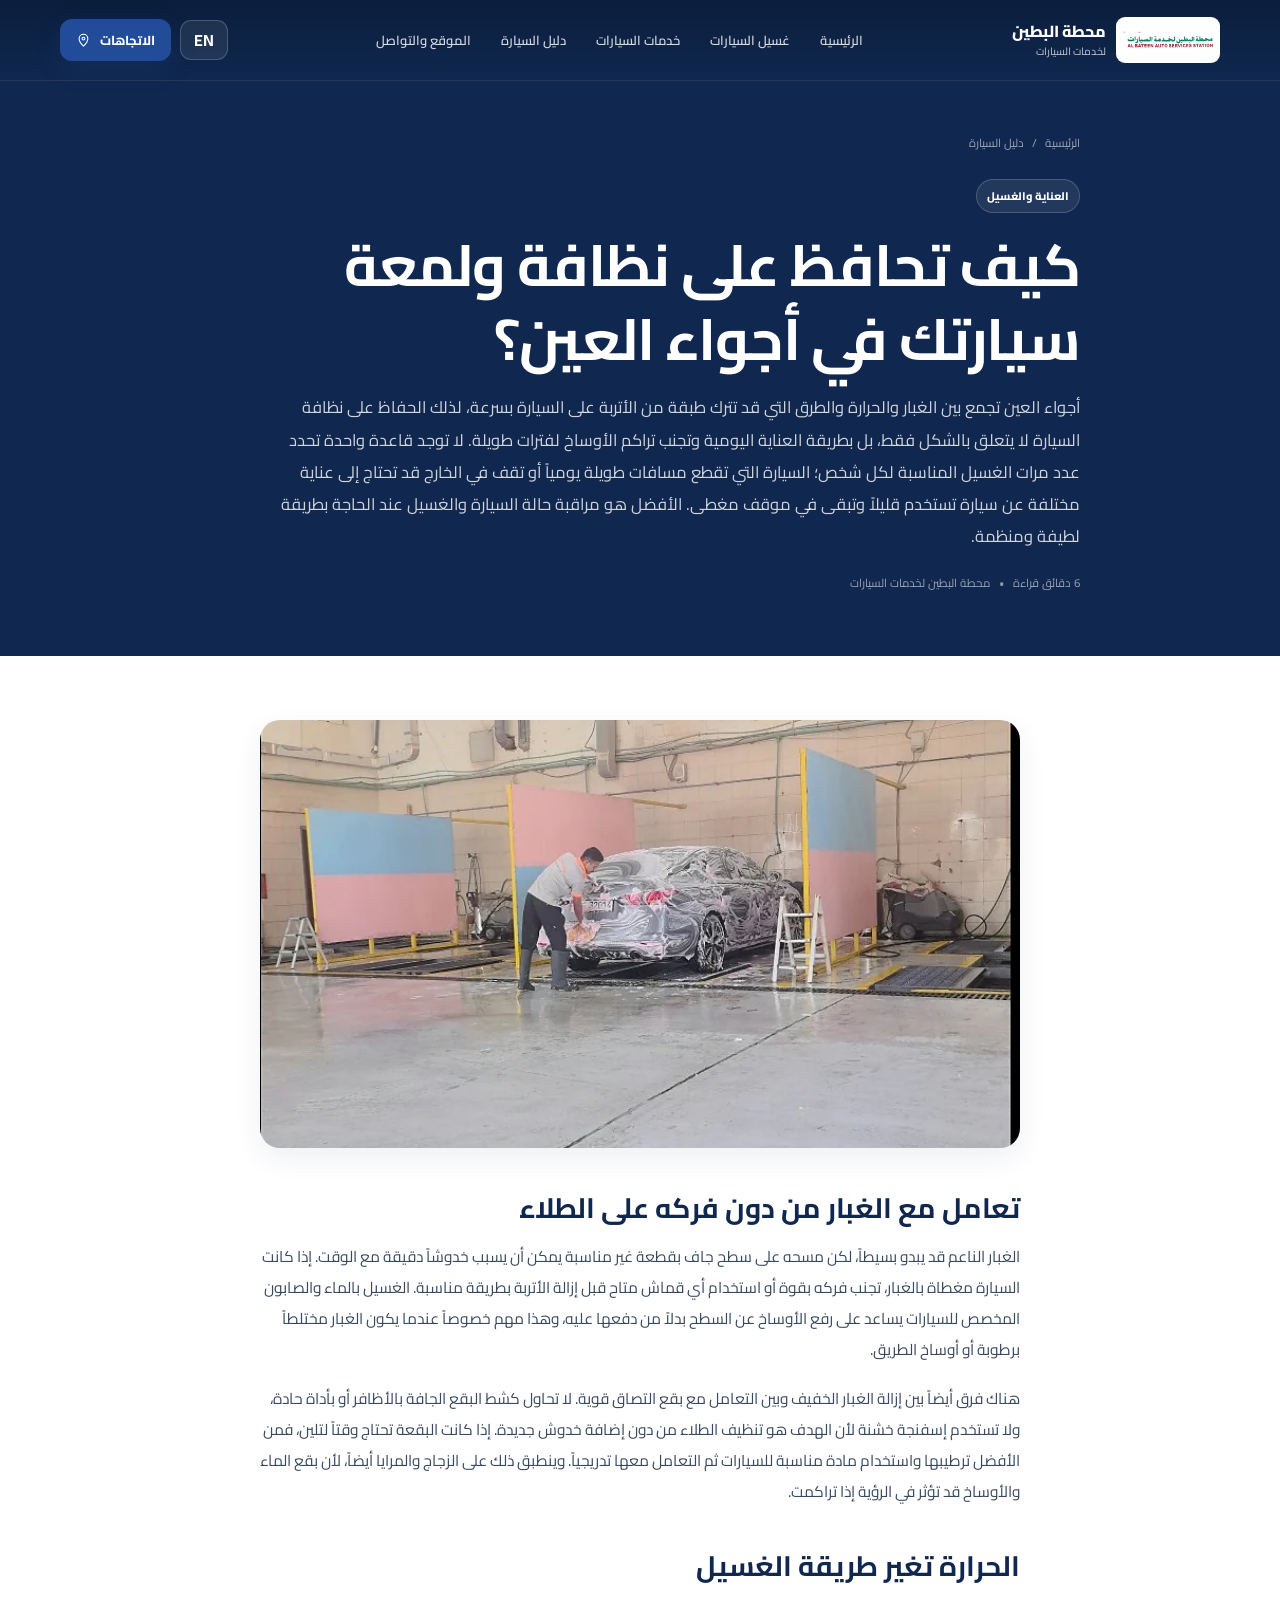
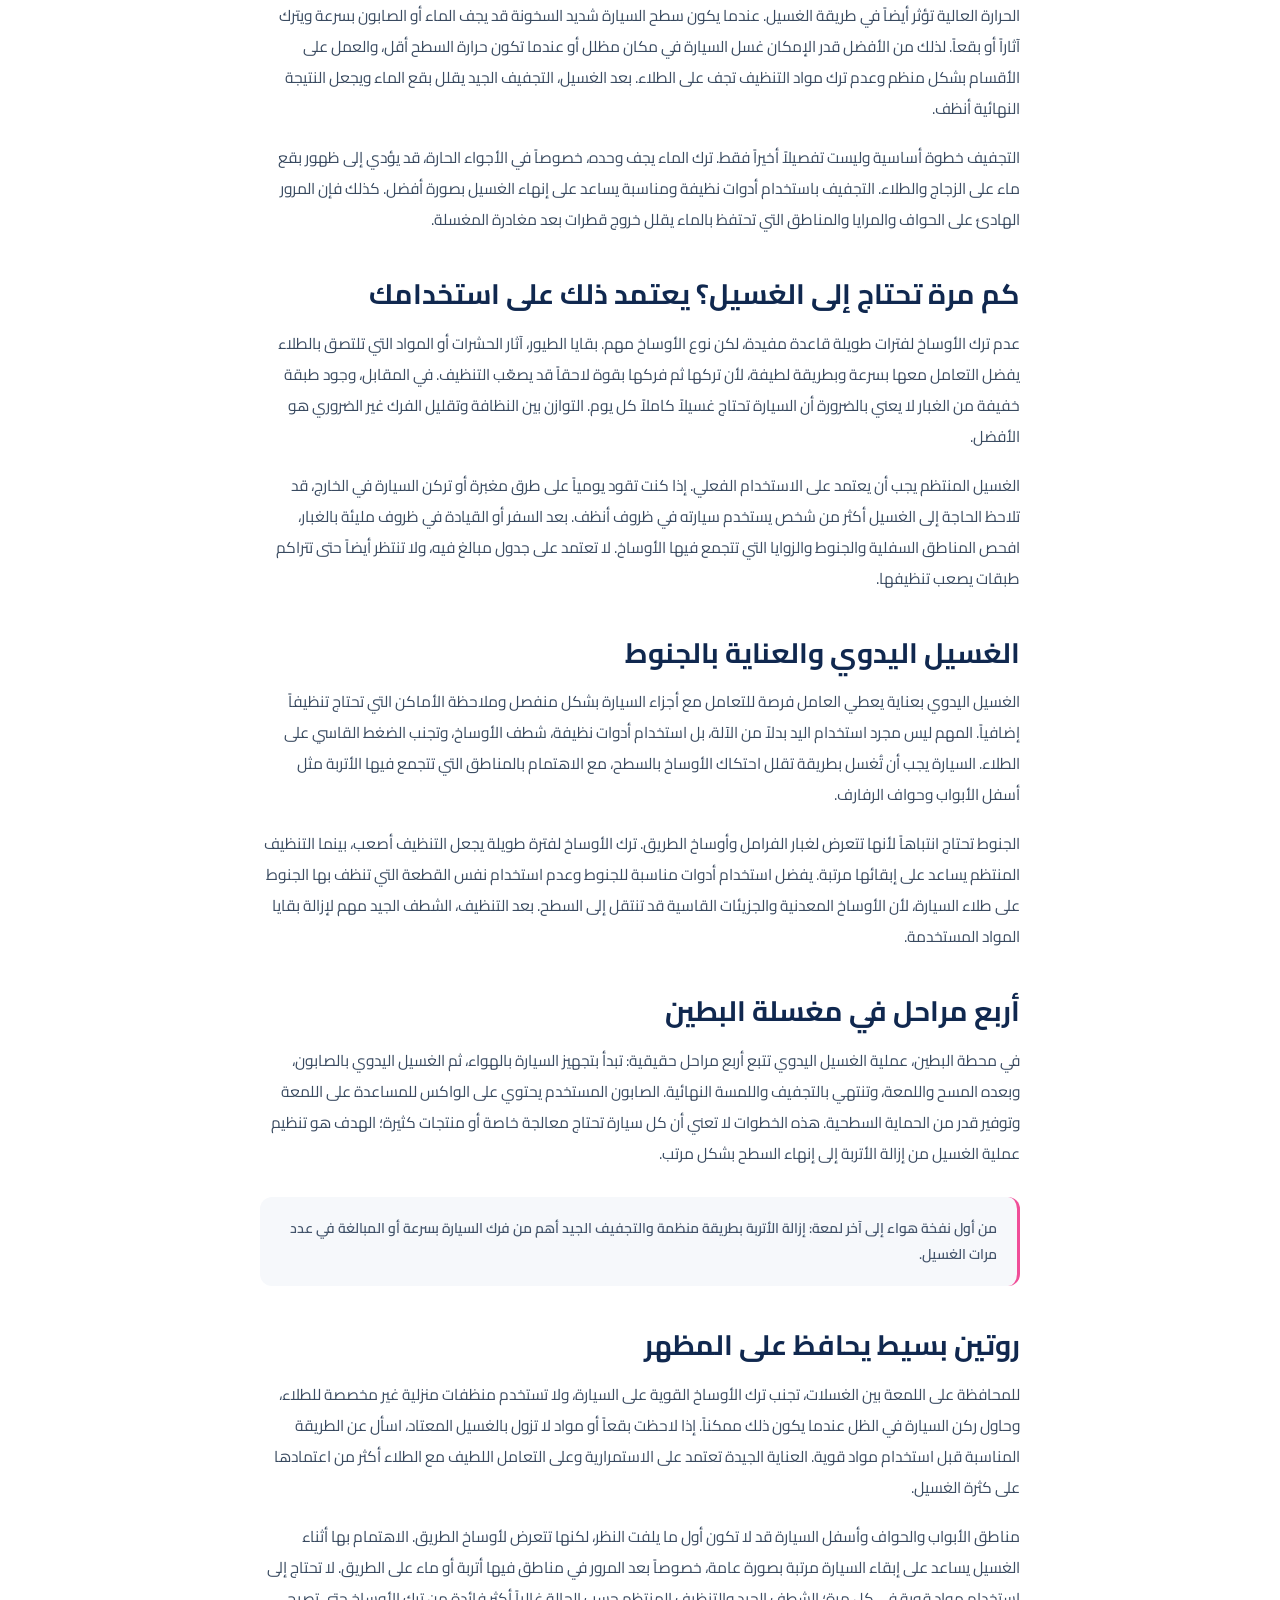
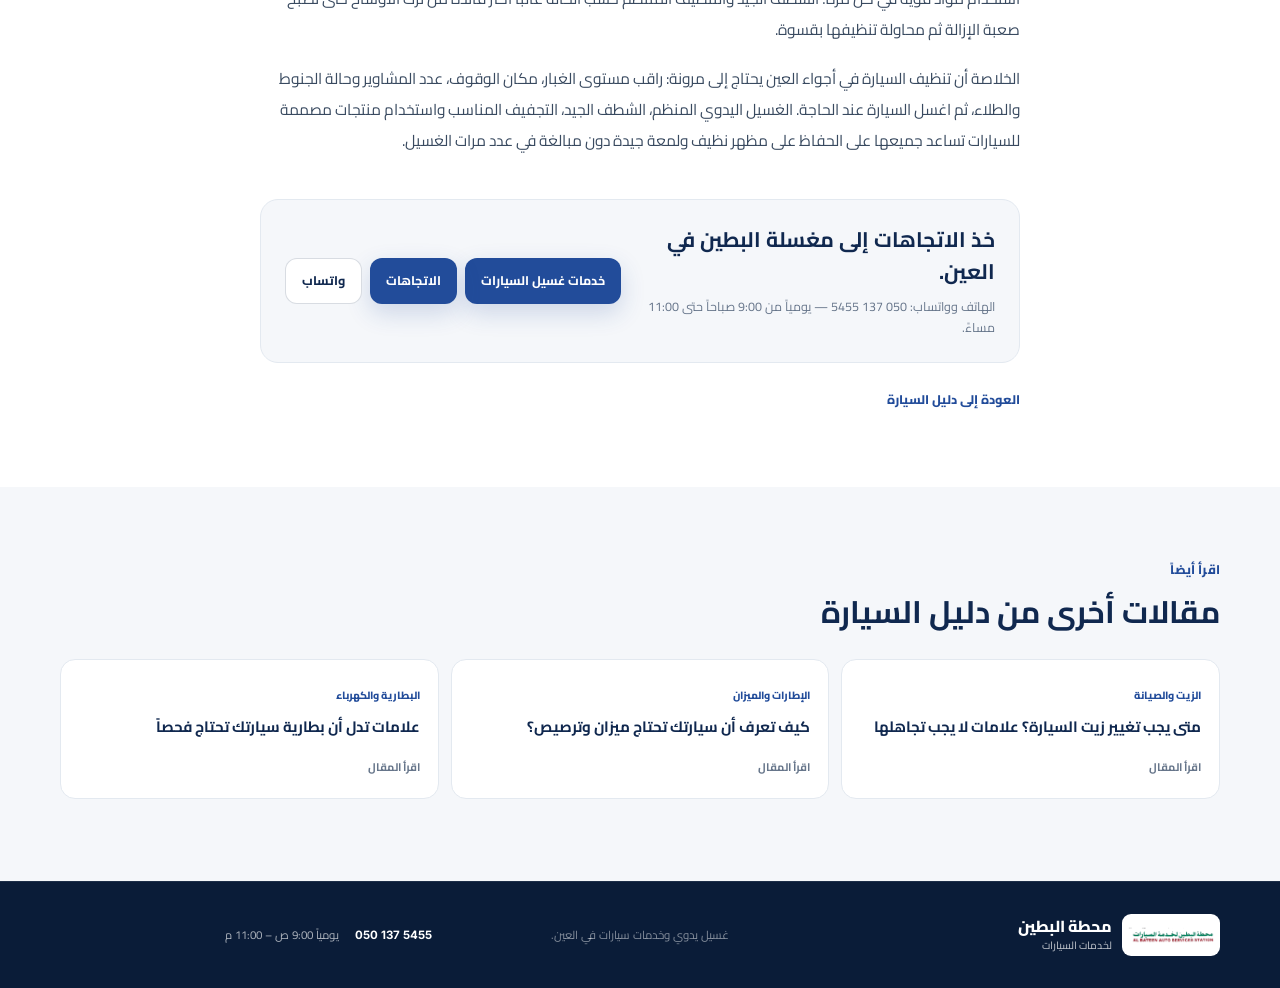
<file: articles/car-wash-care-al-ain.html>
<!DOCTYPE html><html dir="rtl" lang="ar"><head>
<meta charset="utf-8"/><meta content="width=device-width,initial-scale=1" name="viewport"/><meta content="#10284F" name="theme-color"/>
<link href="../assets/albateen-logo.png" rel="icon" type="image/png"/>
<meta name="description" content="نصائح عملية للعناية بنظافة السيارة في أجواء العين، من التعامل مع الغبار والحرارة إلى الغسيل اليدوي والتجفيف وتنظيف الجنوط."/><title>العناية بنظافة ولمعة السيارة في أجواء العين | محطة البطين</title>
<link href="https://fonts.googleapis.com" rel="preconnect"/><link crossorigin href="https://fonts.gstatic.com" rel="preconnect"/><link href="https://fonts.googleapis.com/css2?family=Cairo:wght@400;500;600;700;800&amp;family=Inter:wght@400;500;600;700;800&amp;display=swap" rel="stylesheet"/>
<link rel="stylesheet" href="../styles.css"/><script type="application/ld+json">{"@context":"https://schema.org","@type":"BlogPosting","headline":"كيف تحافظ على نظافة ولمعة سيارتك في أجواء العين؟","description":"نصائح عملية للعناية بنظافة السيارة في أجواء العين، من التعامل مع الغبار والحرارة إلى الغسيل اليدوي والتجفيف وتنظيف الجنوط.","inLanguage":"ar","image":"../assets/stage-soap.webp","author":{"@type":"Organization","name":"AL BATEEN Auto Services Station"},"publisher":{"@type":"Organization","name":"AL BATEEN Auto Services Station","logo":{"@type":"ImageObject","url":"../assets/albateen-logo.png"}},"mainEntityOfPage":{"@type":"WebPage","@id":"car-wash-care-al-ain.html"}}</script>
<script type="application/ld+json">{"@context":"https://schema.org","@type":"BreadcrumbList","itemListElement":[{"@type":"ListItem","position":1,"name":"الرئيسية","item":"../index.html"},{"@type":"ListItem","position":2,"name":"دليل البطين للعناية بالسيارة","item":"../car-care-guide.html"},{"@type":"ListItem","position":3,"name":"كيف تحافظ على نظافة ولمعة سيارتك في أجواء العين؟","item":"car-wash-care-al-ain.html"}]}</script></head>
<body class="article-page" data-title-ar="العناية بنظافة ولمعة السيارة في أجواء العين | محطة البطين" data-title-en="How to Keep Your Car Clean and Shiny in Al Ain | AL BATEEN" data-desc-ar="نصائح عملية للعناية بنظافة السيارة في أجواء العين، من التعامل مع الغبار والحرارة إلى الغسيل اليدوي والتجفيف وتنظيف الجنوط." data-desc-en="Practical car-care tips for Al Ain conditions, covering dust, heat, hand washing, wheel cleaning and proper drying.">
<header class="site-header" id="top">
<div class="container nav-wrap">
<a aria-label="الصفحة الرئيسية" class="brand" href="../index.html">
<img alt="AL BATEEN Auto Services Station" class="brand-logo" src="../assets/albateen-logo.png"/>
<span class="brand-copy"><strong data-ar="محطة البطين" data-en="AL BATEEN">محطة البطين</strong><small data-ar="لخدمات السيارات" data-en="Auto Services Station">لخدمات السيارات</small></span>
</a>
<nav aria-label="التنقل الرئيسي" class="desktop-nav">
<a data-ar="الرئيسية" data-en="Home" href="../index.html">الرئيسية</a>
<a data-ar="غسيل السيارات" data-en="Car Wash" href="../car-wash.html">غسيل السيارات</a>
<a data-ar="خدمات السيارات" data-en="Auto Services" href="../auto-services.html">خدمات السيارات</a>
<a data-ar="دليل السيارة" data-en="Car Care Guide" href="../car-care-guide.html">دليل السيارة</a>
<a data-ar="الموقع والتواصل" data-en="Contact" href="../contact.html">الموقع والتواصل</a>
</nav>
<div class="nav-actions">
<button aria-label="Switch language" class="lang-btn" id="langToggle" type="button">EN</button>
<details class="mobile-page-nav"><summary aria-label="القائمة / Menu"><svg aria-hidden="true" viewBox="0 0 24 24"><path d="M5 7h14M5 12h14M5 17h14"></path></svg></summary>
<div class="mobile-menu">
<a data-ar="الرئيسية" data-en="Home" href="../index.html">الرئيسية</a>
<a data-ar="غسيل السيارات" data-en="Car Wash" href="../car-wash.html">غسيل السيارات</a>
<a data-ar="خدمات السيارات" data-en="Auto Services" href="../auto-services.html">خدمات السيارات</a>
<a data-ar="دليل السيارة" data-en="Car Care Guide" href="../car-care-guide.html">دليل السيارة</a>
<a data-ar="الموقع والتواصل" data-en="Contact" href="../contact.html">الموقع والتواصل</a>
</div></details>
<a class="btn btn-primary btn-small desktop-cta" href="https://maps.app.goo.gl/kqmiV2ZNQofJTzX68" rel="noopener" target="_blank"><span data-ar="الاتجاهات" data-en="Directions">الاتجاهات</span><svg aria-hidden="true" viewBox="0 0 24 24"><path d="M12 21s7-6.1 7-12A7 7 0 1 0 5 9c0 5.9 7 12 7 12Z"></path><circle cx="12" cy="9" r="2.3"></circle></svg></a>
</div></div></header><main>
<section class="article-head"><div class="container article-head-inner">
<nav class="breadcrumb" aria-label="Breadcrumb"><a href="../index.html" data-ar="الرئيسية" data-en="Home">الرئيسية</a><span>/</span><a href="../car-care-guide.html" data-ar="دليل السيارة" data-en="Car Care Guide">دليل السيارة</a></nav>
<span class="article-category" data-ar="العناية والغسيل" data-en="Car Wash &amp; Care">العناية والغسيل</span>
<h1 data-ar="كيف تحافظ على نظافة ولمعة سيارتك في أجواء العين؟" data-en="How to Keep Your Car Clean and Shiny in Al Ain">كيف تحافظ على نظافة ولمعة سيارتك في أجواء العين؟</h1>
<p class="article-intro" data-ar="أجواء العين تجمع بين الغبار والحرارة والطرق التي قد تترك طبقة من الأتربة على السيارة بسرعة، لذلك الحفاظ على نظافة السيارة لا يتعلق بالشكل فقط، بل بطريقة العناية اليومية وتجنب تراكم الأوساخ لفترات طويلة. لا توجد قاعدة واحدة تحدد عدد مرات الغسيل المناسبة لكل شخص؛ السيارة التي تقطع مسافات طويلة يومياً أو تقف في الخارج قد تحتاج إلى عناية مختلفة عن سيارة تستخدم قليلاً وتبقى في موقف مغطى. الأفضل هو مراقبة حالة السيارة والغسيل عند الحاجة بطريقة لطيفة ومنظمة." data-en="Al Ain conditions combine dust, heat and road grime that can quickly leave a film on a vehicle. Keeping a car clean is therefore about sensible day-to-day care as much as appearance. There is no single washing frequency for everyone: a car driven long distances or parked outdoors may need different care from one used lightly and kept under cover. Watch the actual condition of the vehicle and wash it when needed using a gentle, organised process.">أجواء العين تجمع بين الغبار والحرارة والطرق التي قد تترك طبقة من الأتربة على السيارة بسرعة، لذلك الحفاظ على نظافة السيارة لا يتعلق بالشكل فقط، بل بطريقة العناية اليومية وتجنب تراكم الأوساخ لفترات طويلة. لا توجد قاعدة واحدة تحدد عدد مرات الغسيل المناسبة لكل شخص؛ السيارة التي تقطع مسافات طويلة يومياً أو تقف في الخارج قد تحتاج إلى عناية مختلفة عن سيارة تستخدم قليلاً وتبقى في موقف مغطى. الأفضل هو مراقبة حالة السيارة والغسيل عند الحاجة بطريقة لطيفة ومنظمة.</p>
<div class="article-meta"><span data-ar="6 دقائق قراءة" data-en="6 min read">6 دقائق قراءة</span><span>•</span><span data-ar="محطة البطين لخدمات السيارات" data-en="AL BATEEN Auto Services Station">محطة البطين لخدمات السيارات</span></div>
</div></section>
<article class="article-content"><div class="container article-layout"><div class="article-main">
<figure class="article-feature"><img src="../assets/stage-soap.webp" loading="eager" decoding="async" alt="سيارة أثناء الغسيل اليدوي بالصابون في محطة البطين" data-alt-ar="سيارة أثناء الغسيل اليدوي بالصابون في محطة البطين" data-alt-en="A vehicle during a real hand wash with soap at AL BATEEN"/></figure>
<h2 data-ar="تعامل مع الغبار من دون فركه على الطلاء" data-en="Remove dust without rubbing it into the paint">تعامل مع الغبار من دون فركه على الطلاء</h2><p data-ar="الغبار الناعم قد يبدو بسيطاً، لكن مسحه على سطح جاف بقطعة غير مناسبة يمكن أن يسبب خدوشاً دقيقة مع الوقت. إذا كانت السيارة مغطاة بالغبار، تجنب فركه بقوة أو استخدام أي قماش متاح قبل إزالة الأتربة بطريقة مناسبة. الغسيل بالماء والصابون المخصص للسيارات يساعد على رفع الأوساخ عن السطح بدلاً من دفعها عليه، وهذا مهم خصوصاً عندما يكون الغبار مختلطاً برطوبة أو أوساخ الطريق." data-en="Fine dust can look harmless, but wiping a dry dusty surface with an unsuitable cloth can create fine marks over time. When a vehicle is dusty, avoid rubbing hard or using whatever cloth is available. Water and car-specific wash products help lift contamination away from the surface rather than dragging it across the paint, especially when dust is mixed with moisture or road grime.">الغبار الناعم قد يبدو بسيطاً، لكن مسحه على سطح جاف بقطعة غير مناسبة يمكن أن يسبب خدوشاً دقيقة مع الوقت. إذا كانت السيارة مغطاة بالغبار، تجنب فركه بقوة أو استخدام أي قماش متاح قبل إزالة الأتربة بطريقة مناسبة. الغسيل بالماء والصابون المخصص للسيارات يساعد على رفع الأوساخ عن السطح بدلاً من دفعها عليه، وهذا مهم خصوصاً عندما يكون الغبار مختلطاً برطوبة أو أوساخ الطريق.</p><p data-ar="هناك فرق أيضاً بين إزالة الغبار الخفيف وبين التعامل مع بقع التصاق قوية. لا تحاول كشط البقع الجافة بالأظافر أو بأداة حادة، ولا تستخدم إسفنجة خشنة لأن الهدف هو تنظيف الطلاء من دون إضافة خدوش جديدة. إذا كانت البقعة تحتاج وقتاً لتلين، فمن الأفضل ترطيبها واستخدام مادة مناسبة للسيارات ثم التعامل معها تدريجياً. وينطبق ذلك على الزجاج والمرايا أيضاً، لأن بقع الماء والأوساخ قد تؤثر في الرؤية إذا تراكمت." data-en="Light dust and strongly bonded contamination need different treatment. Do not scrape dry spots with a fingernail or sharp tool and avoid abrasive sponges; the goal is to clean without creating new marks. If contamination needs time to soften, wet it and use a product intended for automotive surfaces. The same care applies to glass and mirrors, where water spots and dirt can affect visibility when allowed to build up.">هناك فرق أيضاً بين إزالة الغبار الخفيف وبين التعامل مع بقع التصاق قوية. لا تحاول كشط البقع الجافة بالأظافر أو بأداة حادة، ولا تستخدم إسفنجة خشنة لأن الهدف هو تنظيف الطلاء من دون إضافة خدوش جديدة. إذا كانت البقعة تحتاج وقتاً لتلين، فمن الأفضل ترطيبها واستخدام مادة مناسبة للسيارات ثم التعامل معها تدريجياً. وينطبق ذلك على الزجاج والمرايا أيضاً، لأن بقع الماء والأوساخ قد تؤثر في الرؤية إذا تراكمت.</p><h2 data-ar="الحرارة تغير طريقة الغسيل" data-en="Heat changes how you should wash">الحرارة تغير طريقة الغسيل</h2><p data-ar="الحرارة العالية تؤثر أيضاً في طريقة الغسيل. عندما يكون سطح السيارة شديد السخونة قد يجف الماء أو الصابون بسرعة ويترك آثاراً أو بقعاً. لذلك من الأفضل قدر الإمكان غسل السيارة في مكان مظلل أو عندما تكون حرارة السطح أقل، والعمل على الأقسام بشكل منظم وعدم ترك مواد التنظيف تجف على الطلاء. بعد الغسيل، التجفيف الجيد يقلل بقع الماء ويجعل النتيجة النهائية أنظف." data-en="High temperatures affect the washing process. On a very hot surface, water and soap can dry quickly and leave marks. Where possible, wash in shade or when the surface is cooler, work in manageable sections and do not allow cleaning products to dry on the paint. Proper drying after washing helps reduce water spots and gives a cleaner finish.">الحرارة العالية تؤثر أيضاً في طريقة الغسيل. عندما يكون سطح السيارة شديد السخونة قد يجف الماء أو الصابون بسرعة ويترك آثاراً أو بقعاً. لذلك من الأفضل قدر الإمكان غسل السيارة في مكان مظلل أو عندما تكون حرارة السطح أقل، والعمل على الأقسام بشكل منظم وعدم ترك مواد التنظيف تجف على الطلاء. بعد الغسيل، التجفيف الجيد يقلل بقع الماء ويجعل النتيجة النهائية أنظف.</p><p data-ar="التجفيف خطوة أساسية وليست تفصيلاً أخيراً فقط. ترك الماء يجف وحده، خصوصاً في الأجواء الحارة، قد يؤدي إلى ظهور بقع ماء على الزجاج والطلاء. التجفيف باستخدام أدوات نظيفة ومناسبة يساعد على إنهاء الغسيل بصورة أفضل. كذلك فإن المرور الهادئ على الحواف والمرايا والمناطق التي تحتفظ بالماء يقلل خروج قطرات بعد مغادرة المغسلة." data-en="Drying is an important part of the wash, not just a final detail. Allowing water to evaporate on its own, particularly in hot conditions, can leave spots on glass and paint. Drying with clean, suitable materials improves the finish, while taking a little care around mirrors, trim and areas that trap water reduces drips after the car leaves the wash bay.">التجفيف خطوة أساسية وليست تفصيلاً أخيراً فقط. ترك الماء يجف وحده، خصوصاً في الأجواء الحارة، قد يؤدي إلى ظهور بقع ماء على الزجاج والطلاء. التجفيف باستخدام أدوات نظيفة ومناسبة يساعد على إنهاء الغسيل بصورة أفضل. كذلك فإن المرور الهادئ على الحواف والمرايا والمناطق التي تحتفظ بالماء يقلل خروج قطرات بعد مغادرة المغسلة.</p><h2 data-ar="كم مرة تحتاج إلى الغسيل؟ يعتمد ذلك على استخدامك" data-en="How often should you wash? It depends on use">كم مرة تحتاج إلى الغسيل؟ يعتمد ذلك على استخدامك</h2><p data-ar="عدم ترك الأوساخ لفترات طويلة قاعدة مفيدة، لكن نوع الأوساخ مهم. بقايا الطيور، آثار الحشرات أو المواد التي تلتصق بالطلاء يفضل التعامل معها بسرعة وبطريقة لطيفة، لأن تركها ثم فركها بقوة لاحقاً قد يصعّب التنظيف. في المقابل، وجود طبقة خفيفة من الغبار لا يعني بالضرورة أن السيارة تحتاج غسيلاً كاملاً كل يوم. التوازن بين النظافة وتقليل الفرك غير الضروري هو الأفضل." data-en="Avoiding long-term contamination is a useful principle, but the type of dirt matters. Bird droppings, insect residue and bonded material are better dealt with promptly and gently because leaving them and then scrubbing later can make cleaning harder. A light film of dust, however, does not automatically mean a full wash is required every day. The aim is to balance cleanliness with avoiding unnecessary rubbing.">عدم ترك الأوساخ لفترات طويلة قاعدة مفيدة، لكن نوع الأوساخ مهم. بقايا الطيور، آثار الحشرات أو المواد التي تلتصق بالطلاء يفضل التعامل معها بسرعة وبطريقة لطيفة، لأن تركها ثم فركها بقوة لاحقاً قد يصعّب التنظيف. في المقابل، وجود طبقة خفيفة من الغبار لا يعني بالضرورة أن السيارة تحتاج غسيلاً كاملاً كل يوم. التوازن بين النظافة وتقليل الفرك غير الضروري هو الأفضل.</p><p data-ar="الغسيل المنتظم يجب أن يعتمد على الاستخدام الفعلي. إذا كنت تقود يومياً على طرق مغبرة أو تركن السيارة في الخارج، قد تلاحظ الحاجة إلى الغسيل أكثر من شخص يستخدم سيارته في ظروف أنظف. بعد السفر أو القيادة في ظروف مليئة بالغبار، افحص المناطق السفلية والجنوط والزوايا التي تتجمع فيها الأوساخ. لا تعتمد على جدول مبالغ فيه، ولا تنتظر أيضاً حتى تتراكم طبقات يصعب تنظيفها." data-en="Regular washing should reflect real use. A vehicle driven daily on dusty roads or parked outdoors may need washing more often than one used in cleaner conditions. After a trip or particularly dusty driving, check lower panels, wheels and areas where dirt gathers. There is no need for an exaggerated schedule, but it is also unhelpful to wait until heavy layers become difficult to remove.">الغسيل المنتظم يجب أن يعتمد على الاستخدام الفعلي. إذا كنت تقود يومياً على طرق مغبرة أو تركن السيارة في الخارج، قد تلاحظ الحاجة إلى الغسيل أكثر من شخص يستخدم سيارته في ظروف أنظف. بعد السفر أو القيادة في ظروف مليئة بالغبار، افحص المناطق السفلية والجنوط والزوايا التي تتجمع فيها الأوساخ. لا تعتمد على جدول مبالغ فيه، ولا تنتظر أيضاً حتى تتراكم طبقات يصعب تنظيفها.</p><h2 data-ar="الغسيل اليدوي والعناية بالجنوط" data-en="Hand washing and wheel care">الغسيل اليدوي والعناية بالجنوط</h2><p data-ar="الغسيل اليدوي بعناية يعطي العامل فرصة للتعامل مع أجزاء السيارة بشكل منفصل وملاحظة الأماكن التي تحتاج تنظيفاً إضافياً. المهم ليس مجرد استخدام اليد بدلاً من الآلة، بل استخدام أدوات نظيفة، شطف الأوساخ، وتجنب الضغط القاسي على الطلاء. السيارة يجب أن تُغسل بطريقة تقلل احتكاك الأوساخ بالسطح، مع الاهتمام بالمناطق التي تتجمع فيها الأتربة مثل أسفل الأبواب وحواف الرفارف." data-en="Careful hand washing allows different areas of the vehicle to be treated separately and makes it easier to notice places that need extra attention. The benefit is not simply “hand instead of machine”; clean tools, proper rinsing and gentle contact matter. A good process reduces the amount of dirt dragged over the surface and pays attention to areas such as lower doors and wheel-arch edges where grime collects.">الغسيل اليدوي بعناية يعطي العامل فرصة للتعامل مع أجزاء السيارة بشكل منفصل وملاحظة الأماكن التي تحتاج تنظيفاً إضافياً. المهم ليس مجرد استخدام اليد بدلاً من الآلة، بل استخدام أدوات نظيفة، شطف الأوساخ، وتجنب الضغط القاسي على الطلاء. السيارة يجب أن تُغسل بطريقة تقلل احتكاك الأوساخ بالسطح، مع الاهتمام بالمناطق التي تتجمع فيها الأتربة مثل أسفل الأبواب وحواف الرفارف.</p><p data-ar="الجنوط تحتاج انتباهاً لأنها تتعرض لغبار الفرامل وأوساخ الطريق. ترك الأوساخ لفترة طويلة يجعل التنظيف أصعب، بينما التنظيف المنتظم يساعد على إبقائها مرتبة. يفضل استخدام أدوات مناسبة للجنوط وعدم استخدام نفس القطعة التي تنظف بها الجنوط على طلاء السيارة، لأن الأوساخ المعدنية والجزيئات القاسية قد تنتقل إلى السطح. بعد التنظيف، الشطف الجيد مهم لإزالة بقايا المواد المستخدمة." data-en="Wheels need attention because they collect brake dust and road grime. Leaving deposits for long periods makes them harder to clean. Use tools appropriate for the wheels and avoid using the same cloth or mitt on the paint, because harder particles can be transferred to the bodywork. Rinse thoroughly after cleaning to remove remaining product and loosened dirt.">الجنوط تحتاج انتباهاً لأنها تتعرض لغبار الفرامل وأوساخ الطريق. ترك الأوساخ لفترة طويلة يجعل التنظيف أصعب، بينما التنظيف المنتظم يساعد على إبقائها مرتبة. يفضل استخدام أدوات مناسبة للجنوط وعدم استخدام نفس القطعة التي تنظف بها الجنوط على طلاء السيارة، لأن الأوساخ المعدنية والجزيئات القاسية قد تنتقل إلى السطح. بعد التنظيف، الشطف الجيد مهم لإزالة بقايا المواد المستخدمة.</p><h2 data-ar="أربع مراحل في مغسلة البطين" data-en="The four-stage process at AL BATEEN">أربع مراحل في مغسلة البطين</h2><p data-ar="في محطة البطين، عملية الغسيل اليدوي تتبع أربع مراحل حقيقية: تبدأ بتجهيز السيارة بالهواء، ثم الغسيل اليدوي بالصابون، وبعده المسح واللمعة، وتنتهي بالتجفيف واللمسة النهائية. الصابون المستخدم يحتوي على الواكس للمساعدة على اللمعة وتوفير قدر من الحماية السطحية. هذه الخطوات لا تعني أن كل سيارة تحتاج معالجة خاصة أو منتجات كثيرة؛ الهدف هو تنظيم عملية الغسيل من إزالة الأتربة إلى إنهاء السطح بشكل مرتب." data-en="At AL BATEEN, the real hand-wash process follows four stages: air preparation, hand washing with soap, Wipe &amp; Shine, then drying and the final finish. The soap contains wax to help with shine and surface protection. The point is not to suggest every vehicle needs complicated treatments or many products; it is a structured process that moves from preparation and cleaning to a tidy final finish.">في محطة البطين، عملية الغسيل اليدوي تتبع أربع مراحل حقيقية: تبدأ بتجهيز السيارة بالهواء، ثم الغسيل اليدوي بالصابون، وبعده المسح واللمعة، وتنتهي بالتجفيف واللمسة النهائية. الصابون المستخدم يحتوي على الواكس للمساعدة على اللمعة وتوفير قدر من الحماية السطحية. هذه الخطوات لا تعني أن كل سيارة تحتاج معالجة خاصة أو منتجات كثيرة؛ الهدف هو تنظيم عملية الغسيل من إزالة الأتربة إلى إنهاء السطح بشكل مرتب.</p><aside class="article-callout"><p data-ar="من أول نفخة هواء إلى آخر لمعة: إزالة الأتربة بطريقة منظمة والتجفيف الجيد أهم من فرك السيارة بسرعة أو المبالغة في عدد مرات الغسيل." data-en="From the first blast of air to the final shine: an organised wash and proper drying matter more than rushing the process or washing excessively.">من أول نفخة هواء إلى آخر لمعة: إزالة الأتربة بطريقة منظمة والتجفيف الجيد أهم من فرك السيارة بسرعة أو المبالغة في عدد مرات الغسيل.</p></aside><h2 data-ar="روتين بسيط يحافظ على المظهر" data-en="A simple routine helps preserve the finish">روتين بسيط يحافظ على المظهر</h2><p data-ar="للمحافظة على اللمعة بين الغسلات، تجنب ترك الأوساخ القوية على السيارة، ولا تستخدم منظفات منزلية غير مخصصة للطلاء، وحاول ركن السيارة في الظل عندما يكون ذلك ممكناً. إذا لاحظت بقعاً أو مواد لا تزول بالغسيل المعتاد، اسأل عن الطريقة المناسبة قبل استخدام مواد قوية. العناية الجيدة تعتمد على الاستمرارية وعلى التعامل اللطيف مع الطلاء أكثر من اعتمادها على كثرة الغسيل." data-en="Between washes, avoid leaving stubborn contamination on the vehicle, do not use household cleaners that are not intended for automotive paint, and park in shade when practical. If a mark does not come away with normal washing, ask about the appropriate method before using a strong chemical. Good car care depends more on consistency and gentle treatment than on washing as often as possible.">للمحافظة على اللمعة بين الغسلات، تجنب ترك الأوساخ القوية على السيارة، ولا تستخدم منظفات منزلية غير مخصصة للطلاء، وحاول ركن السيارة في الظل عندما يكون ذلك ممكناً. إذا لاحظت بقعاً أو مواد لا تزول بالغسيل المعتاد، اسأل عن الطريقة المناسبة قبل استخدام مواد قوية. العناية الجيدة تعتمد على الاستمرارية وعلى التعامل اللطيف مع الطلاء أكثر من اعتمادها على كثرة الغسيل.</p><p data-ar="مناطق الأبواب والحواف وأسفل السيارة قد لا تكون أول ما يلفت النظر، لكنها تتعرض لأوساخ الطريق. الاهتمام بها أثناء الغسيل يساعد على إبقاء السيارة مرتبة بصورة عامة، خصوصاً بعد المرور في مناطق فيها أتربة أو ماء على الطريق. لا تحتاج إلى استخدام مواد قوية في كل مرة؛ الشطف الجيد والتنظيف المنتظم حسب الحالة غالباً أكثر فائدة من ترك الأوساخ حتى تصبح صعبة الإزالة ثم محاولة تنظيفها بقسوة." data-en="Door shuts, edges and lower areas may not be the first places you notice, but they collect road grime. Giving them attention during a wash helps the whole vehicle stay cleaner, especially after driving through dusty or wet roads. Strong chemicals are not necessary every time; thorough rinsing and regular cleaning based on condition are often better than allowing dirt to build up and then attacking it aggressively.">مناطق الأبواب والحواف وأسفل السيارة قد لا تكون أول ما يلفت النظر، لكنها تتعرض لأوساخ الطريق. الاهتمام بها أثناء الغسيل يساعد على إبقاء السيارة مرتبة بصورة عامة، خصوصاً بعد المرور في مناطق فيها أتربة أو ماء على الطريق. لا تحتاج إلى استخدام مواد قوية في كل مرة؛ الشطف الجيد والتنظيف المنتظم حسب الحالة غالباً أكثر فائدة من ترك الأوساخ حتى تصبح صعبة الإزالة ثم محاولة تنظيفها بقسوة.</p><p data-ar="الخلاصة أن تنظيف السيارة في أجواء العين يحتاج إلى مرونة: راقب مستوى الغبار، مكان الوقوف، عدد المشاوير وحالة الجنوط والطلاء، ثم اغسل السيارة عند الحاجة. الغسيل اليدوي المنظم، الشطف الجيد، التجفيف المناسب واستخدام منتجات مصممة للسيارات تساعد جميعها على الحفاظ على مظهر نظيف ولمعة جيدة دون مبالغة في عدد مرات الغسيل." data-en="Car washing in Al Ain calls for flexibility. Consider dust levels, where the vehicle is parked, how much it is driven and the condition of the wheels and paint, then wash when needed. An organised hand wash, thorough rinsing, proper drying and products made for cars can all help maintain a clean appearance and good shine without an excessive wash schedule.">الخلاصة أن تنظيف السيارة في أجواء العين يحتاج إلى مرونة: راقب مستوى الغبار، مكان الوقوف، عدد المشاوير وحالة الجنوط والطلاء، ثم اغسل السيارة عند الحاجة. الغسيل اليدوي المنظم، الشطف الجيد، التجفيف المناسب واستخدام منتجات مصممة للسيارات تساعد جميعها على الحفاظ على مظهر نظيف ولمعة جيدة دون مبالغة في عدد مرات الغسيل.</p>
<div class="article-cta"><div><h2 data-ar="خذ الاتجاهات إلى مغسلة البطين في العين." data-en="Get directions to AL BATEEN Car Wash in Al Ain.">خذ الاتجاهات إلى مغسلة البطين في العين.</h2><p data-ar="الهاتف وواتساب: 050 137 5455 — يومياً من 9:00 صباحاً حتى 11:00 مساءً." data-en="Phone & WhatsApp: 050 137 5455 — daily from 9:00 AM to 11:00 PM.">الهاتف وواتساب: 050 137 5455 — يومياً من 9:00 صباحاً حتى 11:00 مساءً.</p></div><div class="article-cta-actions"><a class="btn btn-primary btn-lg" href="../car-wash.html"><span data-ar="خدمات غسيل السيارات" data-en="Car Wash Services">خدمات غسيل السيارات</span></a><a class="btn btn-primary btn-lg" href="https://maps.app.goo.gl/kqmiV2ZNQofJTzX68" target="_blank" rel="noopener"><span data-ar="الاتجاهات" data-en="Directions">الاتجاهات</span></a><a class="btn btn-outline btn-lg" href="https://wa.me/971501375455" target="_blank" rel="noopener"><span data-ar="واتساب" data-en="WhatsApp">واتساب</span></a></div></div>
<a class="back-guide" href="../car-care-guide.html"><span data-ar="العودة إلى دليل السيارة" data-en="Back to Car Care Guide">العودة إلى دليل السيارة</span></a>
</div></div></article>
<section class="related-articles"><div class="container"><div class="related-head"><span class="kicker" data-ar="اقرأ أيضاً" data-en="Related Articles">اقرأ أيضاً</span><h2 data-ar="مقالات أخرى من دليل السيارة" data-en="More from the Car Care Guide">مقالات أخرى من دليل السيارة</h2></div><div class="related-grid"><article class="related-card"><a href="when-to-change-car-oil.html"><span class="related-category" data-ar="الزيت والصيانة" data-en="Oil &amp; Maintenance">الزيت والصيانة</span><h3 data-ar="متى يجب تغيير زيت السيارة؟ علامات لا يجب تجاهلها" data-en="When Should You Change Your Car Oil?">متى يجب تغيير زيت السيارة؟ علامات لا يجب تجاهلها</h3><span class="related-read" data-ar="اقرأ المقال" data-en="Read Article">اقرأ المقال</span></a></article><article class="related-card"><a href="wheel-alignment-signs.html"><span class="related-category" data-ar="الإطارات والميزان" data-en="Tyres &amp; Alignment">الإطارات والميزان</span><h3 data-ar="كيف تعرف أن سيارتك تحتاج ميزان وترصيص؟" data-en="How Do You Know Your Car Needs Wheel Alignment or Balancing?">كيف تعرف أن سيارتك تحتاج ميزان وترصيص؟</h3><span class="related-read" data-ar="اقرأ المقال" data-en="Read Article">اقرأ المقال</span></a></article><article class="related-card"><a href="car-battery-warning-signs.html"><span class="related-category" data-ar="البطارية والكهرباء" data-en="Battery &amp; Electrical">البطارية والكهرباء</span><h3 data-ar="علامات تدل أن بطارية سيارتك تحتاج فحصاً" data-en="Signs Your Car Battery Needs Checking">علامات تدل أن بطارية سيارتك تحتاج فحصاً</h3><span class="related-read" data-ar="اقرأ المقال" data-en="Read Article">اقرأ المقال</span></a></article></div></div></section>
</main><footer class="footer"><div class="container footer-grid">
<a class="brand footer-brand" href="../index.html"><img alt="AL BATEEN Auto Services Station" class="brand-logo" src="../assets/albateen-logo.png"/><span class="brand-copy"><strong data-ar="محطة البطين" data-en="AL BATEEN">محطة البطين</strong><small data-ar="لخدمات السيارات" data-en="Auto Services Station">لخدمات السيارات</small></span></a>
<p data-ar="غسيل يدوي وخدمات سيارات في العين." data-en="Hand car wash and automotive services in Al Ain.">غسيل يدوي وخدمات سيارات في العين.</p>
<div class="footer-contact"><a href="tel:+971501375455"><bdi>050 137 5455</bdi></a><span data-ar="يومياً 9:00 ص – 11:00 م" data-en="Daily 9:00 AM – 11:00 PM">يومياً 9:00 ص – 11:00 م</span></div>
</div></footer>
<div class="mobile-bar" aria-label="إجراءات سريعة">
<a class="mobile-dir" target="_blank" rel="noopener" href="https://maps.app.goo.gl/kqmiV2ZNQofJTzX68"><svg viewBox="0 0 24 24"><path d="M12 21s7-6.1 7-12A7 7 0 1 0 5 9c0 5.9 7 12 7 12Z"></path><circle cx="12" cy="9" r="2.3"></circle></svg><span data-ar="الاتجاهات" data-en="Directions">الاتجاهات</span></a>
<a target="_blank" rel="noopener" href="https://wa.me/971501375455"><svg viewBox="0 0 24 24"><path d="M20 11.8a8 8 0 0 1-11.7 7.1L4 20l1.1-4.1A8 8 0 1 1 20 11.8Z"></path></svg><span data-ar="واتساب" data-en="WhatsApp">واتساب</span></a>
<a href="tel:+971501375455"><svg viewBox="0 0 24 24"><path d="M7.2 3.5 10 7l-1.7 2c1.2 2.5 3.2 4.5 5.7 5.7l2-1.7 3.5 2.8c.4.3.5.8.3 1.2-.7 1.5-2.2 2.5-3.8 2.4-6.3-.5-11.4-5.6-11.9-11.9-.1-1.6.9-3.1 2.4-3.8.3-.2.5-.3.7-.2Z"></path></svg><span data-ar="اتصال" data-en="Call">اتصال</span></a>
</div><script src="../script.js"></script></body></html>
</file>
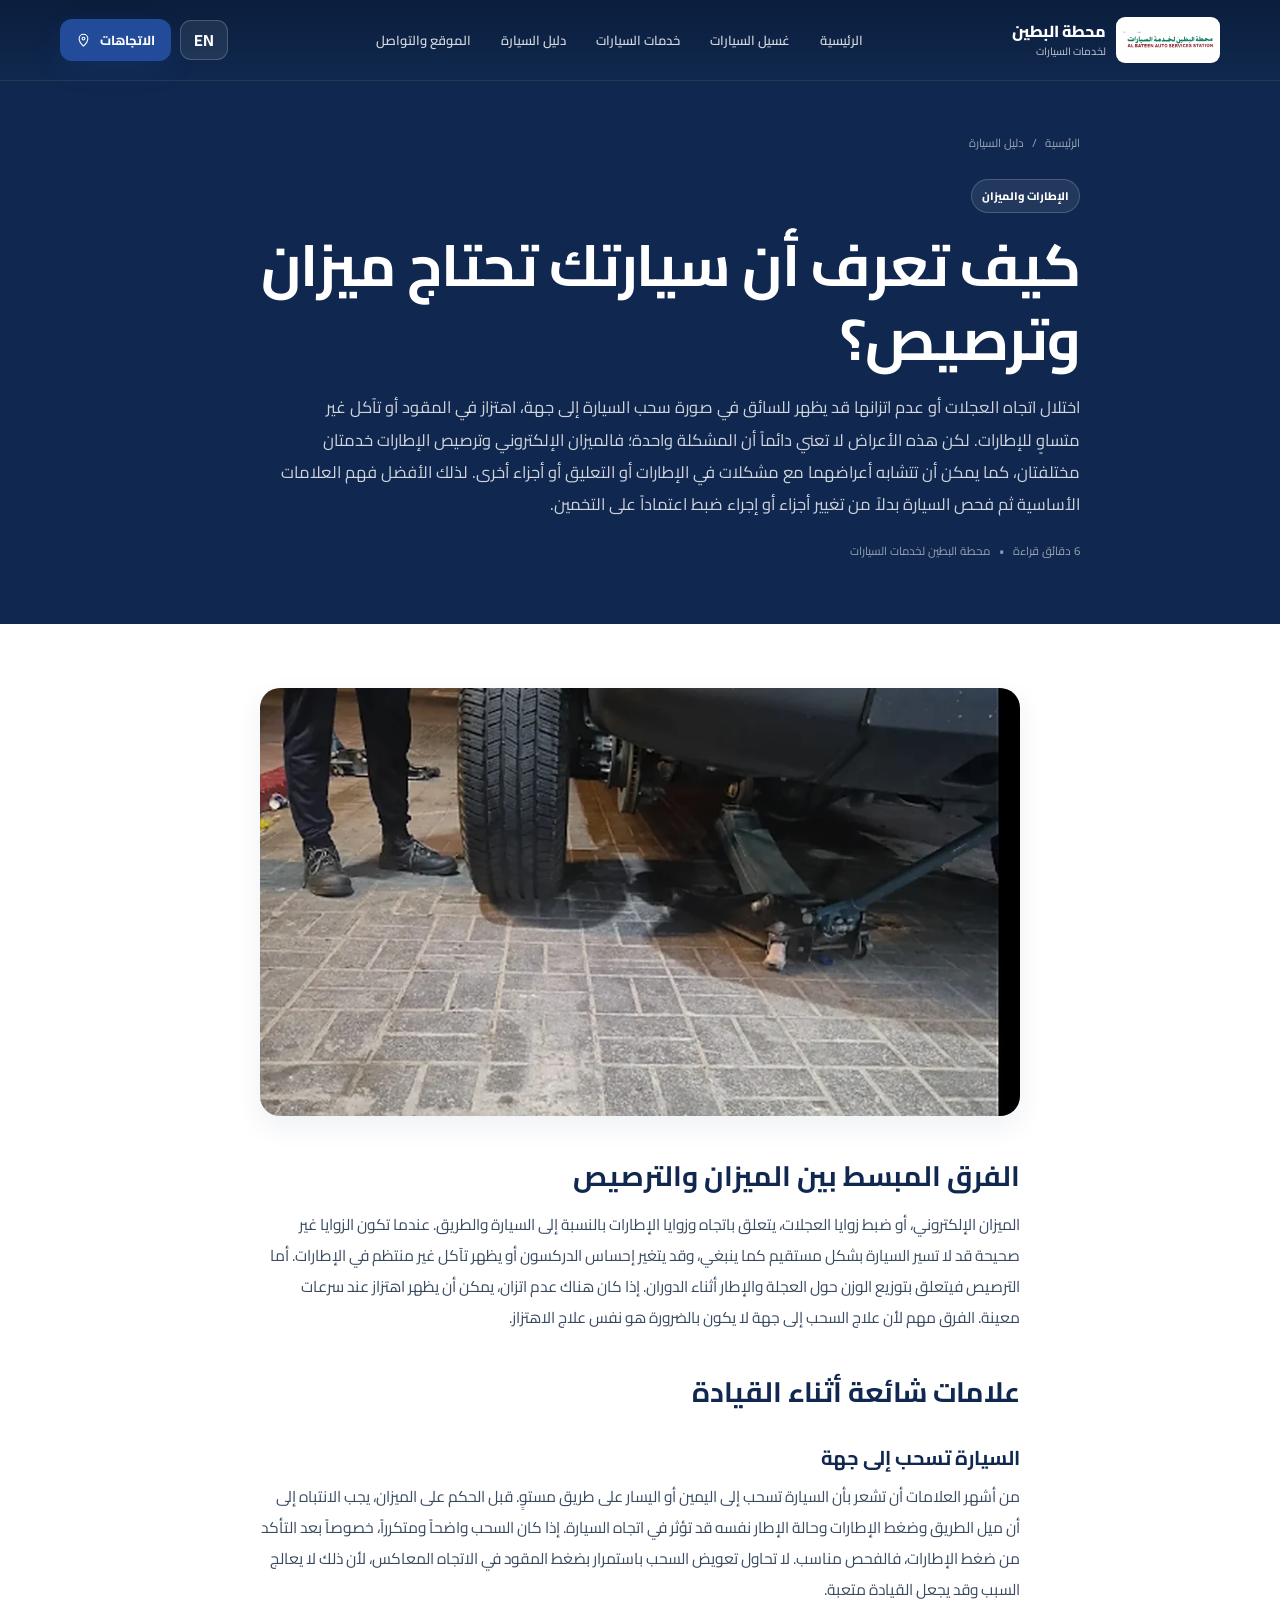
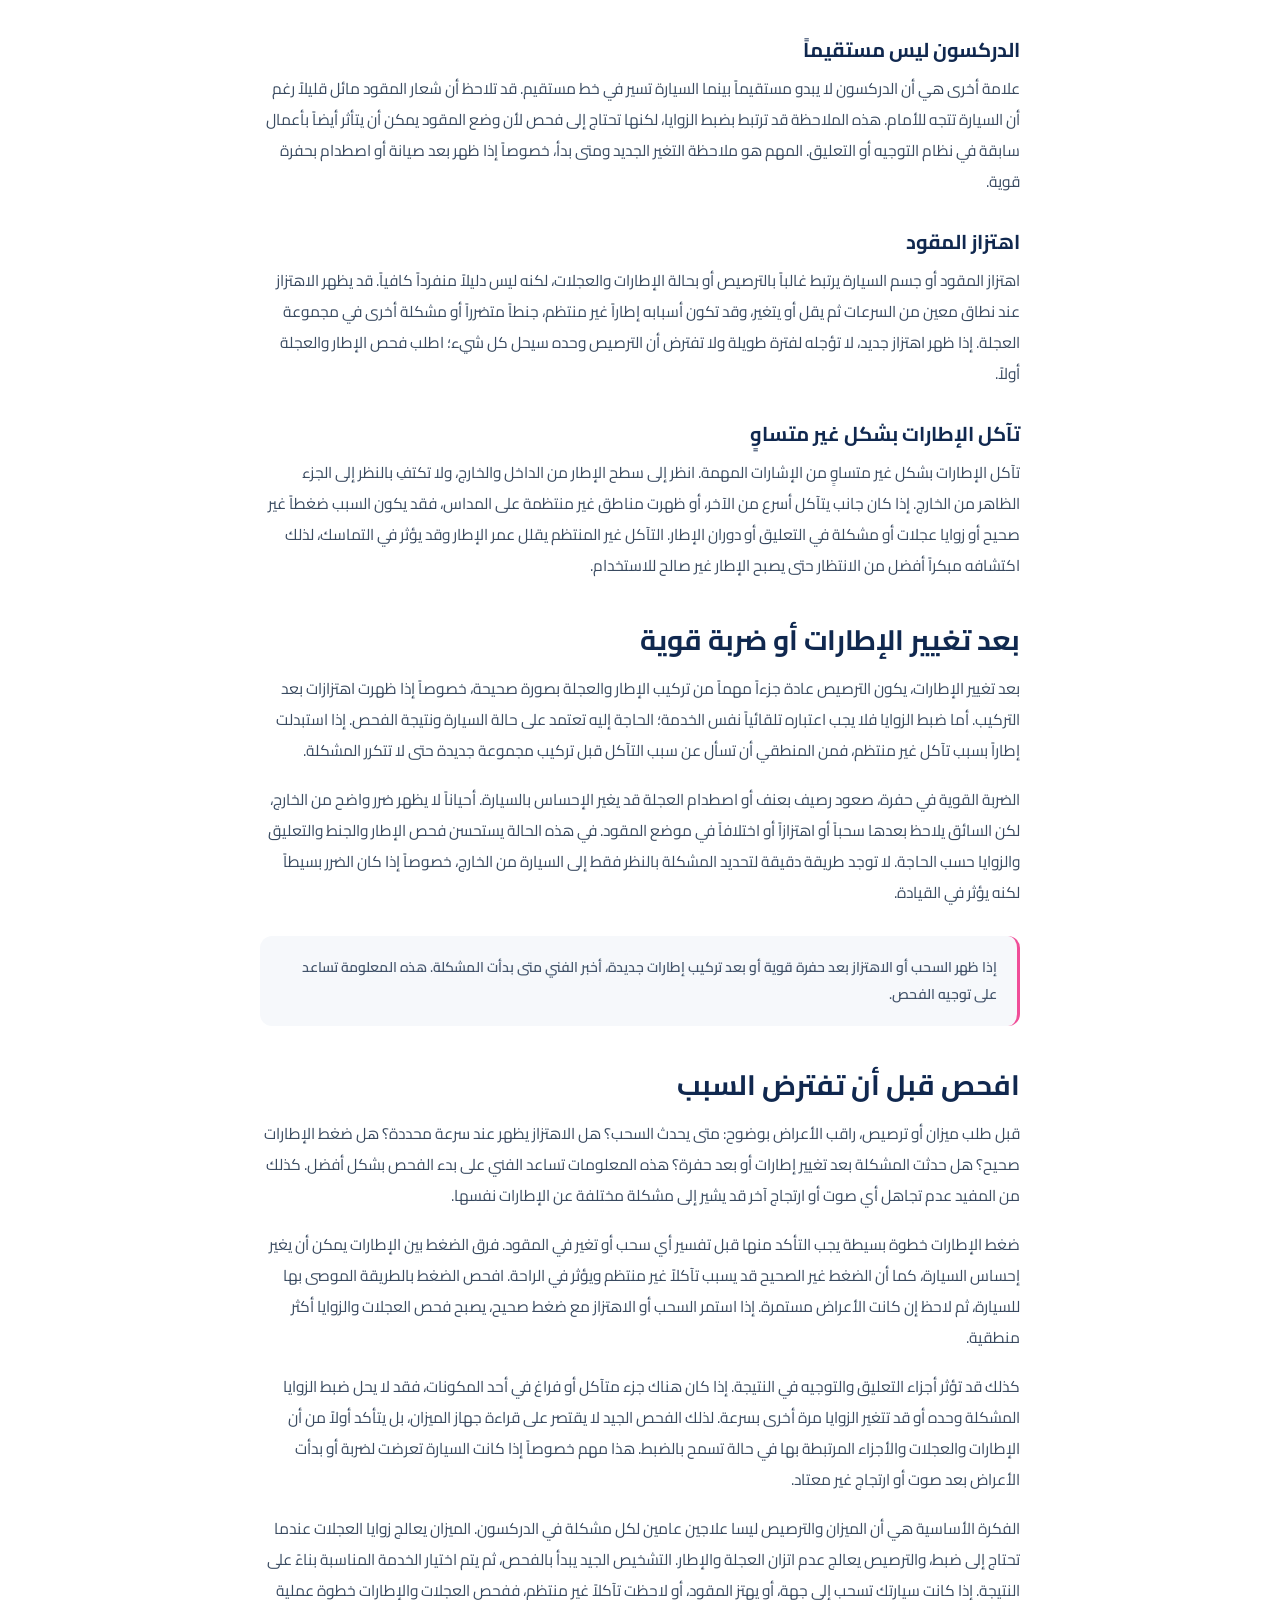
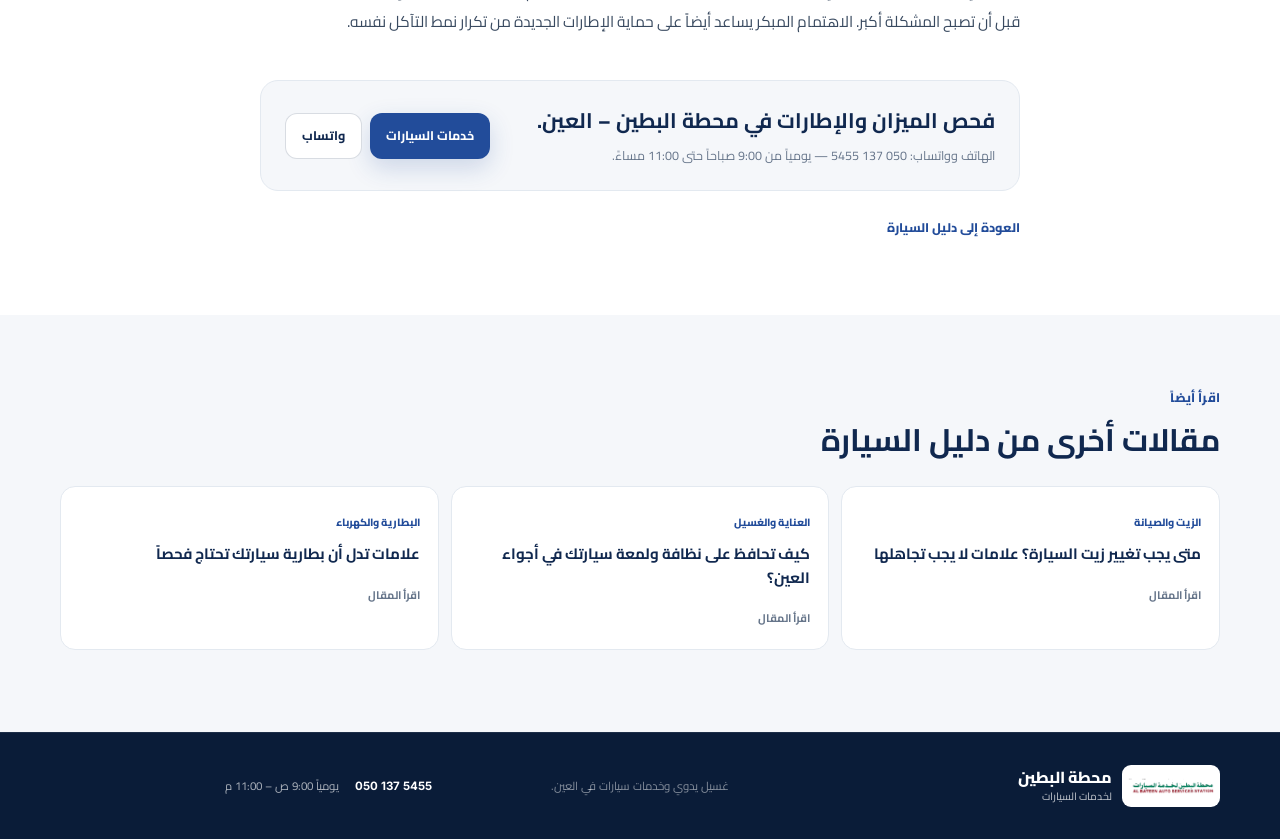
<file: articles/wheel-alignment-signs.html>
<!DOCTYPE html><html dir="rtl" lang="ar"><head>
<meta charset="utf-8"/><meta content="width=device-width,initial-scale=1" name="viewport"/><meta content="#10284F" name="theme-color"/>
<link href="../assets/albateen-logo.png" rel="icon" type="image/png"/>
<meta name="description" content="تعرف على علامات اختلال ميزان السيارة أو الحاجة إلى ترصيص الإطارات، مثل السحب والاهتزاز وتآكل الإطارات غير المتساوي."/><title>علامات حاجة السيارة للميزان والترصيص | محطة البطين</title>
<link href="https://fonts.googleapis.com" rel="preconnect"/><link crossorigin href="https://fonts.gstatic.com" rel="preconnect"/><link href="https://fonts.googleapis.com/css2?family=Cairo:wght@400;500;600;700;800&amp;family=Inter:wght@400;500;600;700;800&amp;display=swap" rel="stylesheet"/>
<link rel="stylesheet" href="../styles.css"/><script type="application/ld+json">{"@context":"https://schema.org","@type":"BlogPosting","headline":"كيف تعرف أن سيارتك تحتاج ميزان وترصيص؟","description":"تعرف على علامات اختلال ميزان السيارة أو الحاجة إلى ترصيص الإطارات، مثل السحب والاهتزاز وتآكل الإطارات غير المتساوي.","inLanguage":"ar","image":"../assets/article-tyres.webp","author":{"@type":"Organization","name":"AL BATEEN Auto Services Station"},"publisher":{"@type":"Organization","name":"AL BATEEN Auto Services Station","logo":{"@type":"ImageObject","url":"../assets/albateen-logo.png"}},"mainEntityOfPage":{"@type":"WebPage","@id":"wheel-alignment-signs.html"}}</script>
<script type="application/ld+json">{"@context":"https://schema.org","@type":"BreadcrumbList","itemListElement":[{"@type":"ListItem","position":1,"name":"الرئيسية","item":"../index.html"},{"@type":"ListItem","position":2,"name":"دليل البطين للعناية بالسيارة","item":"../car-care-guide.html"},{"@type":"ListItem","position":3,"name":"كيف تعرف أن سيارتك تحتاج ميزان وترصيص؟","item":"wheel-alignment-signs.html"}]}</script></head>
<body class="article-page" data-title-ar="علامات حاجة السيارة للميزان والترصيص | محطة البطين" data-title-en="Wheel Alignment &amp; Balancing Signs | AL BATEEN" data-desc-ar="تعرف على علامات اختلال ميزان السيارة أو الحاجة إلى ترصيص الإطارات، مثل السحب والاهتزاز وتآكل الإطارات غير المتساوي." data-desc-en="Learn the common signs of wheel alignment or balancing problems, including pulling, steering vibration and uneven tyre wear.">
<header class="site-header" id="top">
<div class="container nav-wrap">
<a aria-label="الصفحة الرئيسية" class="brand" href="../index.html">
<img alt="AL BATEEN Auto Services Station" class="brand-logo" src="../assets/albateen-logo.png"/>
<span class="brand-copy"><strong data-ar="محطة البطين" data-en="AL BATEEN">محطة البطين</strong><small data-ar="لخدمات السيارات" data-en="Auto Services Station">لخدمات السيارات</small></span>
</a>
<nav aria-label="التنقل الرئيسي" class="desktop-nav">
<a data-ar="الرئيسية" data-en="Home" href="../index.html">الرئيسية</a>
<a data-ar="غسيل السيارات" data-en="Car Wash" href="../car-wash.html">غسيل السيارات</a>
<a data-ar="خدمات السيارات" data-en="Auto Services" href="../auto-services.html">خدمات السيارات</a>
<a data-ar="دليل السيارة" data-en="Car Care Guide" href="../car-care-guide.html">دليل السيارة</a>
<a data-ar="الموقع والتواصل" data-en="Contact" href="../contact.html">الموقع والتواصل</a>
</nav>
<div class="nav-actions">
<button aria-label="Switch language" class="lang-btn" id="langToggle" type="button">EN</button>
<details class="mobile-page-nav"><summary aria-label="القائمة / Menu"><svg aria-hidden="true" viewBox="0 0 24 24"><path d="M5 7h14M5 12h14M5 17h14"></path></svg></summary>
<div class="mobile-menu">
<a data-ar="الرئيسية" data-en="Home" href="../index.html">الرئيسية</a>
<a data-ar="غسيل السيارات" data-en="Car Wash" href="../car-wash.html">غسيل السيارات</a>
<a data-ar="خدمات السيارات" data-en="Auto Services" href="../auto-services.html">خدمات السيارات</a>
<a data-ar="دليل السيارة" data-en="Car Care Guide" href="../car-care-guide.html">دليل السيارة</a>
<a data-ar="الموقع والتواصل" data-en="Contact" href="../contact.html">الموقع والتواصل</a>
</div></details>
<a class="btn btn-primary btn-small desktop-cta" href="https://maps.app.goo.gl/kqmiV2ZNQofJTzX68" rel="noopener" target="_blank"><span data-ar="الاتجاهات" data-en="Directions">الاتجاهات</span><svg aria-hidden="true" viewBox="0 0 24 24"><path d="M12 21s7-6.1 7-12A7 7 0 1 0 5 9c0 5.9 7 12 7 12Z"></path><circle cx="12" cy="9" r="2.3"></circle></svg></a>
</div></div></header><main>
<section class="article-head"><div class="container article-head-inner">
<nav class="breadcrumb" aria-label="Breadcrumb"><a href="../index.html" data-ar="الرئيسية" data-en="Home">الرئيسية</a><span>/</span><a href="../car-care-guide.html" data-ar="دليل السيارة" data-en="Car Care Guide">دليل السيارة</a></nav>
<span class="article-category" data-ar="الإطارات والميزان" data-en="Tyres &amp; Alignment">الإطارات والميزان</span>
<h1 data-ar="كيف تعرف أن سيارتك تحتاج ميزان وترصيص؟" data-en="How Do You Know Your Car Needs Wheel Alignment or Balancing?">كيف تعرف أن سيارتك تحتاج ميزان وترصيص؟</h1>
<p class="article-intro" data-ar="اختلال اتجاه العجلات أو عدم اتزانها قد يظهر للسائق في صورة سحب السيارة إلى جهة، اهتزاز في المقود أو تآكل غير متساوٍ للإطارات. لكن هذه الأعراض لا تعني دائماً أن المشكلة واحدة؛ فالميزان الإلكتروني وترصيص الإطارات خدمتان مختلفتان، كما يمكن أن تتشابه أعراضهما مع مشكلات في الإطارات أو التعليق أو أجزاء أخرى. لذلك الأفضل فهم العلامات الأساسية ثم فحص السيارة بدلاً من تغيير أجزاء أو إجراء ضبط اعتماداً على التخمين." data-en="Wheel alignment and wheel balancing problems can show up as pulling to one side, steering-wheel vibration or uneven tyre wear. These symptoms do not always point to the same problem: alignment and balancing are different services, and similar symptoms can come from tyres, suspension or other components. The sensible approach is to recognise the signs and inspect the vehicle rather than guessing.">اختلال اتجاه العجلات أو عدم اتزانها قد يظهر للسائق في صورة سحب السيارة إلى جهة، اهتزاز في المقود أو تآكل غير متساوٍ للإطارات. لكن هذه الأعراض لا تعني دائماً أن المشكلة واحدة؛ فالميزان الإلكتروني وترصيص الإطارات خدمتان مختلفتان، كما يمكن أن تتشابه أعراضهما مع مشكلات في الإطارات أو التعليق أو أجزاء أخرى. لذلك الأفضل فهم العلامات الأساسية ثم فحص السيارة بدلاً من تغيير أجزاء أو إجراء ضبط اعتماداً على التخمين.</p>
<div class="article-meta"><span data-ar="6 دقائق قراءة" data-en="6 min read">6 دقائق قراءة</span><span>•</span><span data-ar="محطة البطين لخدمات السيارات" data-en="AL BATEEN Auto Services Station">محطة البطين لخدمات السيارات</span></div>
</div></section>
<article class="article-content"><div class="container article-layout"><div class="article-main">
<figure class="article-feature"><img src="../assets/article-tyres.webp" loading="eager" decoding="async" alt="إطار سيارة أثناء خدمة حقيقية في محطة البطين" data-alt-ar="إطار سيارة أثناء خدمة حقيقية في محطة البطين" data-alt-en="A vehicle tyre during a real service at AL BATEEN"/></figure>
<h2 data-ar="الفرق المبسط بين الميزان والترصيص" data-en="Alignment and balancing: the simple difference">الفرق المبسط بين الميزان والترصيص</h2><p data-ar="الميزان الإلكتروني، أو ضبط زوايا العجلات، يتعلق باتجاه وزوايا الإطارات بالنسبة إلى السيارة والطريق. عندما تكون الزوايا غير صحيحة قد لا تسير السيارة بشكل مستقيم كما ينبغي، وقد يتغير إحساس الدركسون أو يظهر تآكل غير منتظم في الإطارات. أما الترصيص فيتعلق بتوزيع الوزن حول العجلة والإطار أثناء الدوران. إذا كان هناك عدم اتزان، يمكن أن يظهر اهتزاز عند سرعات معينة. الفرق مهم لأن علاج السحب إلى جهة لا يكون بالضرورة هو نفس علاج الاهتزاز." data-en="Wheel alignment is about the direction and angles of the wheels relative to the vehicle and road. When those angles are incorrect, the car may not track straight, steering feel can change and tyres may wear unevenly. Wheel balancing is about how weight is distributed around the rotating wheel and tyre assembly. An imbalance can cause vibration at particular speeds. The distinction matters because the cure for pulling is not automatically the cure for vibration.">الميزان الإلكتروني، أو ضبط زوايا العجلات، يتعلق باتجاه وزوايا الإطارات بالنسبة إلى السيارة والطريق. عندما تكون الزوايا غير صحيحة قد لا تسير السيارة بشكل مستقيم كما ينبغي، وقد يتغير إحساس الدركسون أو يظهر تآكل غير منتظم في الإطارات. أما الترصيص فيتعلق بتوزيع الوزن حول العجلة والإطار أثناء الدوران. إذا كان هناك عدم اتزان، يمكن أن يظهر اهتزاز عند سرعات معينة. الفرق مهم لأن علاج السحب إلى جهة لا يكون بالضرورة هو نفس علاج الاهتزاز.</p><h2 data-ar="علامات شائعة أثناء القيادة" data-en="Common signs while driving">علامات شائعة أثناء القيادة</h2><h3 data-ar="السيارة تسحب إلى جهة" data-en="The car pulls to one side">السيارة تسحب إلى جهة</h3><p data-ar="من أشهر العلامات أن تشعر بأن السيارة تسحب إلى اليمين أو اليسار على طريق مستوٍ. قبل الحكم على الميزان، يجب الانتباه إلى أن ميل الطريق وضغط الإطارات وحالة الإطار نفسه قد تؤثر في اتجاه السيارة. إذا كان السحب واضحاً ومتكرراً، خصوصاً بعد التأكد من ضغط الإطارات، فالفحص مناسب. لا تحاول تعويض السحب باستمرار بضغط المقود في الاتجاه المعاكس، لأن ذلك لا يعالج السبب وقد يجعل القيادة متعبة." data-en="A common sign is a vehicle that repeatedly pulls right or left on a reasonably level road. Road camber, tyre pressure and tyre condition can all affect direction, so pulling does not prove an alignment problem by itself. If the pull is clear and persistent, especially after tyre pressures are checked, an inspection is appropriate. Constantly correcting the steering only masks the symptom and makes driving tiring.">من أشهر العلامات أن تشعر بأن السيارة تسحب إلى اليمين أو اليسار على طريق مستوٍ. قبل الحكم على الميزان، يجب الانتباه إلى أن ميل الطريق وضغط الإطارات وحالة الإطار نفسه قد تؤثر في اتجاه السيارة. إذا كان السحب واضحاً ومتكرراً، خصوصاً بعد التأكد من ضغط الإطارات، فالفحص مناسب. لا تحاول تعويض السحب باستمرار بضغط المقود في الاتجاه المعاكس، لأن ذلك لا يعالج السبب وقد يجعل القيادة متعبة.</p><h3 data-ar="الدركسون ليس مستقيماً" data-en="The steering wheel is not centred">الدركسون ليس مستقيماً</h3><p data-ar="علامة أخرى هي أن الدركسون لا يبدو مستقيماً بينما السيارة تسير في خط مستقيم. قد تلاحظ أن شعار المقود مائل قليلاً رغم أن السيارة تتجه للأمام. هذه الملاحظة قد ترتبط بضبط الزوايا، لكنها تحتاج إلى فحص لأن وضع المقود يمكن أن يتأثر أيضاً بأعمال سابقة في نظام التوجيه أو التعليق. المهم هو ملاحظة التغير الجديد ومتى بدأ، خصوصاً إذا ظهر بعد صيانة أو اصطدام بحفرة قوية." data-en="Another sign is a steering wheel that no longer looks centred while the car is travelling straight. The wheel may sit slightly off-angle even though the vehicle is moving forward. This can be related to alignment, but inspection is still needed because previous steering or suspension work can also affect the wheel position. Note when the change started, especially if it appeared after service or a strong pothole impact.">علامة أخرى هي أن الدركسون لا يبدو مستقيماً بينما السيارة تسير في خط مستقيم. قد تلاحظ أن شعار المقود مائل قليلاً رغم أن السيارة تتجه للأمام. هذه الملاحظة قد ترتبط بضبط الزوايا، لكنها تحتاج إلى فحص لأن وضع المقود يمكن أن يتأثر أيضاً بأعمال سابقة في نظام التوجيه أو التعليق. المهم هو ملاحظة التغير الجديد ومتى بدأ، خصوصاً إذا ظهر بعد صيانة أو اصطدام بحفرة قوية.</p><h3 data-ar="اهتزاز المقود" data-en="Steering-wheel vibration">اهتزاز المقود</h3><p data-ar="اهتزاز المقود أو جسم السيارة يرتبط غالباً بالترصيص أو بحالة الإطارات والعجلات، لكنه ليس دليلاً منفرداً كافياً. قد يظهر الاهتزاز عند نطاق معين من السرعات ثم يقل أو يتغير، وقد تكون أسبابه إطاراً غير منتظم، جنطاً متضرراً أو مشكلة أخرى في مجموعة العجلة. إذا ظهر اهتزاز جديد، لا تؤجله لفترة طويلة ولا تفترض أن الترصيص وحده سيحل كل شيء؛ اطلب فحص الإطار والعجلة أولاً." data-en="Steering-wheel or body vibration is often associated with wheel balance or tyre and wheel condition, but it is not conclusive on its own. Vibration may appear within a particular speed range and then change, and the cause could be an irregular tyre, a damaged wheel or another issue in the wheel assembly. If a new vibration appears, inspect the tyre and wheel rather than assuming balancing alone will fix it.">اهتزاز المقود أو جسم السيارة يرتبط غالباً بالترصيص أو بحالة الإطارات والعجلات، لكنه ليس دليلاً منفرداً كافياً. قد يظهر الاهتزاز عند نطاق معين من السرعات ثم يقل أو يتغير، وقد تكون أسبابه إطاراً غير منتظم، جنطاً متضرراً أو مشكلة أخرى في مجموعة العجلة. إذا ظهر اهتزاز جديد، لا تؤجله لفترة طويلة ولا تفترض أن الترصيص وحده سيحل كل شيء؛ اطلب فحص الإطار والعجلة أولاً.</p><h3 data-ar="تآكل الإطارات بشكل غير متساوٍ" data-en="Uneven tyre wear">تآكل الإطارات بشكل غير متساوٍ</h3><p data-ar="تآكل الإطارات بشكل غير متساوٍ من الإشارات المهمة. انظر إلى سطح الإطار من الداخل والخارج، ولا تكتفِ بالنظر إلى الجزء الظاهر من الخارج. إذا كان جانب يتآكل أسرع من الآخر، أو ظهرت مناطق غير منتظمة على المداس، فقد يكون السبب ضغطاً غير صحيح أو زوايا عجلات أو مشكلة في التعليق أو دوران الإطار. التآكل غير المنتظم يقلل عمر الإطار وقد يؤثر في التماسك، لذلك اكتشافه مبكراً أفضل من الانتظار حتى يصبح الإطار غير صالح للاستخدام." data-en="Uneven tyre wear is an important clue. Look across the tread, including the inner edge where possible, rather than only at the outer side you can easily see. If one edge is wearing faster or the tread has irregular patches, possible causes include incorrect pressure, alignment angles, suspension issues or wheel-related problems. Uneven wear shortens tyre life and can affect grip, so early investigation is better than waiting until the tyre is badly worn.">تآكل الإطارات بشكل غير متساوٍ من الإشارات المهمة. انظر إلى سطح الإطار من الداخل والخارج، ولا تكتفِ بالنظر إلى الجزء الظاهر من الخارج. إذا كان جانب يتآكل أسرع من الآخر، أو ظهرت مناطق غير منتظمة على المداس، فقد يكون السبب ضغطاً غير صحيح أو زوايا عجلات أو مشكلة في التعليق أو دوران الإطار. التآكل غير المنتظم يقلل عمر الإطار وقد يؤثر في التماسك، لذلك اكتشافه مبكراً أفضل من الانتظار حتى يصبح الإطار غير صالح للاستخدام.</p><h2 data-ar="بعد تغيير الإطارات أو ضربة قوية" data-en="After tyre replacement or a hard impact">بعد تغيير الإطارات أو ضربة قوية</h2><p data-ar="بعد تغيير الإطارات، يكون الترصيص عادة جزءاً مهماً من تركيب الإطار والعجلة بصورة صحيحة، خصوصاً إذا ظهرت اهتزازات بعد التركيب. أما ضبط الزوايا فلا يجب اعتباره تلقائياً نفس الخدمة؛ الحاجة إليه تعتمد على حالة السيارة ونتيجة الفحص. إذا استبدلت إطاراً بسبب تآكل غير منتظم، فمن المنطقي أن تسأل عن سبب التآكل قبل تركيب مجموعة جديدة حتى لا تتكرر المشكلة." data-en="After tyre replacement, balancing is normally an important part of installing the tyre and wheel correctly, particularly if vibration appears after fitting. Alignment is a separate service and should not automatically be treated as the same job; whether it is needed depends on the vehicle and inspection result. If a tyre was replaced because of uneven wear, it makes sense to identify the cause before a new set develops the same pattern.">بعد تغيير الإطارات، يكون الترصيص عادة جزءاً مهماً من تركيب الإطار والعجلة بصورة صحيحة، خصوصاً إذا ظهرت اهتزازات بعد التركيب. أما ضبط الزوايا فلا يجب اعتباره تلقائياً نفس الخدمة؛ الحاجة إليه تعتمد على حالة السيارة ونتيجة الفحص. إذا استبدلت إطاراً بسبب تآكل غير منتظم، فمن المنطقي أن تسأل عن سبب التآكل قبل تركيب مجموعة جديدة حتى لا تتكرر المشكلة.</p><p data-ar="الضربة القوية في حفرة، صعود رصيف بعنف أو اصطدام العجلة قد يغير الإحساس بالسيارة. أحياناً لا يظهر ضرر واضح من الخارج، لكن السائق يلاحظ بعدها سحباً أو اهتزازاً أو اختلافاً في موضع المقود. في هذه الحالة يستحسن فحص الإطار والجنط والتعليق والزوايا حسب الحاجة. لا توجد طريقة دقيقة لتحديد المشكلة بالنظر فقط إلى السيارة من الخارج، خصوصاً إذا كان الضرر بسيطاً لكنه يؤثر في القيادة." data-en="A hard pothole impact, striking a kerb or hitting the wheel can change how the vehicle feels even when there is no obvious external damage. Pulling, vibration or a changed steering-wheel position after an impact is a reason to inspect the tyre, wheel, suspension and alignment as needed. Looking at the car from the outside is not enough to identify a small problem that affects how it drives.">الضربة القوية في حفرة، صعود رصيف بعنف أو اصطدام العجلة قد يغير الإحساس بالسيارة. أحياناً لا يظهر ضرر واضح من الخارج، لكن السائق يلاحظ بعدها سحباً أو اهتزازاً أو اختلافاً في موضع المقود. في هذه الحالة يستحسن فحص الإطار والجنط والتعليق والزوايا حسب الحاجة. لا توجد طريقة دقيقة لتحديد المشكلة بالنظر فقط إلى السيارة من الخارج، خصوصاً إذا كان الضرر بسيطاً لكنه يؤثر في القيادة.</p><aside class="article-callout"><p data-ar="إذا ظهر السحب أو الاهتزاز بعد حفرة قوية أو بعد تركيب إطارات جديدة، أخبر الفني متى بدأت المشكلة. هذه المعلومة تساعد على توجيه الفحص." data-en="If pulling or vibration started after a hard pothole impact or after new tyres were fitted, tell the technician when the symptom began. That context helps focus the inspection.">إذا ظهر السحب أو الاهتزاز بعد حفرة قوية أو بعد تركيب إطارات جديدة، أخبر الفني متى بدأت المشكلة. هذه المعلومة تساعد على توجيه الفحص.</p></aside><h2 data-ar="افحص قبل أن تفترض السبب" data-en="Inspect before assuming the cause">افحص قبل أن تفترض السبب</h2><p data-ar="قبل طلب ميزان أو ترصيص، راقب الأعراض بوضوح: متى يحدث السحب؟ هل الاهتزاز يظهر عند سرعة محددة؟ هل ضغط الإطارات صحيح؟ هل حدثت المشكلة بعد تغيير إطارات أو بعد حفرة؟ هذه المعلومات تساعد الفني على بدء الفحص بشكل أفضل. كذلك من المفيد عدم تجاهل أي صوت أو ارتجاج آخر قد يشير إلى مشكلة مختلفة عن الإطارات نفسها." data-en="Before asking for alignment or balancing, observe the symptom carefully. When does the pull occur? Does vibration appear at a particular speed? Are tyre pressures correct? Did it start after tyre replacement or a pothole? This information helps the technician begin with the right checks. Do not ignore other noises or movement that could point to something beyond the tyres themselves.">قبل طلب ميزان أو ترصيص، راقب الأعراض بوضوح: متى يحدث السحب؟ هل الاهتزاز يظهر عند سرعة محددة؟ هل ضغط الإطارات صحيح؟ هل حدثت المشكلة بعد تغيير إطارات أو بعد حفرة؟ هذه المعلومات تساعد الفني على بدء الفحص بشكل أفضل. كذلك من المفيد عدم تجاهل أي صوت أو ارتجاج آخر قد يشير إلى مشكلة مختلفة عن الإطارات نفسها.</p><p data-ar="ضغط الإطارات خطوة بسيطة يجب التأكد منها قبل تفسير أي سحب أو تغير في المقود. فرق الضغط بين الإطارات يمكن أن يغير إحساس السيارة، كما أن الضغط غير الصحيح قد يسبب تآكلاً غير منتظم ويؤثر في الراحة. افحص الضغط بالطريقة الموصى بها للسيارة، ثم لاحظ إن كانت الأعراض مستمرة. إذا استمر السحب أو الاهتزاز مع ضغط صحيح، يصبح فحص العجلات والزوايا أكثر منطقية." data-en="Tyre pressure is a simple check before interpreting pulling or steering changes. A pressure difference can alter how the car feels, while incorrect pressure can contribute to uneven wear and poor ride quality. Check pressures according to the vehicle guidance and then see whether the symptom remains. Persistent pulling or vibration with correct pressures makes a wheel and alignment inspection more relevant.">ضغط الإطارات خطوة بسيطة يجب التأكد منها قبل تفسير أي سحب أو تغير في المقود. فرق الضغط بين الإطارات يمكن أن يغير إحساس السيارة، كما أن الضغط غير الصحيح قد يسبب تآكلاً غير منتظم ويؤثر في الراحة. افحص الضغط بالطريقة الموصى بها للسيارة، ثم لاحظ إن كانت الأعراض مستمرة. إذا استمر السحب أو الاهتزاز مع ضغط صحيح، يصبح فحص العجلات والزوايا أكثر منطقية.</p><p data-ar="كذلك قد تؤثر أجزاء التعليق والتوجيه في النتيجة. إذا كان هناك جزء متآكل أو فراغ في أحد المكونات، فقد لا يحل ضبط الزوايا المشكلة وحده أو قد تتغير الزوايا مرة أخرى بسرعة. لذلك الفحص الجيد لا يقتصر على قراءة جهاز الميزان، بل يتأكد أولاً من أن الإطارات والعجلات والأجزاء المرتبطة بها في حالة تسمح بالضبط. هذا مهم خصوصاً إذا كانت السيارة تعرضت لضربة أو بدأت الأعراض بعد صوت أو ارتجاج غير معتاد." data-en="Suspension and steering components can also affect the result. If a component is worn or has play, alignment alone may not solve the problem or the settings may change again quickly. A good inspection therefore looks beyond a machine reading and checks that tyres, wheels and related components are in a condition that allows proper adjustment, especially after an impact or when the symptom comes with an unusual noise.">كذلك قد تؤثر أجزاء التعليق والتوجيه في النتيجة. إذا كان هناك جزء متآكل أو فراغ في أحد المكونات، فقد لا يحل ضبط الزوايا المشكلة وحده أو قد تتغير الزوايا مرة أخرى بسرعة. لذلك الفحص الجيد لا يقتصر على قراءة جهاز الميزان، بل يتأكد أولاً من أن الإطارات والعجلات والأجزاء المرتبطة بها في حالة تسمح بالضبط. هذا مهم خصوصاً إذا كانت السيارة تعرضت لضربة أو بدأت الأعراض بعد صوت أو ارتجاج غير معتاد.</p><p data-ar="الفكرة الأساسية هي أن الميزان والترصيص ليسا علاجين عامين لكل مشكلة في الدركسون. الميزان يعالج زوايا العجلات عندما تحتاج إلى ضبط، والترصيص يعالج عدم اتزان العجلة والإطار. التشخيص الجيد يبدأ بالفحص، ثم يتم اختيار الخدمة المناسبة بناءً على النتيجة. إذا كانت سيارتك تسحب إلى جهة، أو يهتز المقود، أو لاحظت تآكلاً غير منتظم، ففحص العجلات والإطارات خطوة عملية قبل أن تصبح المشكلة أكبر. الاهتمام المبكر يساعد أيضاً على حماية الإطارات الجديدة من تكرار نمط التآكل نفسه." data-en="Alignment and balancing are not general fixes for every steering problem. Alignment corrects wheel angles when adjustment is needed; balancing addresses imbalance in the rotating wheel and tyre. Good diagnosis begins with inspection and the appropriate service follows from the result. If the car pulls, the steering wheel vibrates or tyre wear is uneven, checking the wheels and tyres is a practical step before the problem develops further, and it can help protect new tyres from repeating the same wear pattern.">الفكرة الأساسية هي أن الميزان والترصيص ليسا علاجين عامين لكل مشكلة في الدركسون. الميزان يعالج زوايا العجلات عندما تحتاج إلى ضبط، والترصيص يعالج عدم اتزان العجلة والإطار. التشخيص الجيد يبدأ بالفحص، ثم يتم اختيار الخدمة المناسبة بناءً على النتيجة. إذا كانت سيارتك تسحب إلى جهة، أو يهتز المقود، أو لاحظت تآكلاً غير منتظم، ففحص العجلات والإطارات خطوة عملية قبل أن تصبح المشكلة أكبر. الاهتمام المبكر يساعد أيضاً على حماية الإطارات الجديدة من تكرار نمط التآكل نفسه.</p>
<div class="article-cta"><div><h2 data-ar="فحص الميزان والإطارات في محطة البطين – العين." data-en="Check your wheel alignment and tyres at AL BATEEN in Al Ain.">فحص الميزان والإطارات في محطة البطين – العين.</h2><p data-ar="الهاتف وواتساب: 050 137 5455 — يومياً من 9:00 صباحاً حتى 11:00 مساءً." data-en="Phone & WhatsApp: 050 137 5455 — daily from 9:00 AM to 11:00 PM.">الهاتف وواتساب: 050 137 5455 — يومياً من 9:00 صباحاً حتى 11:00 مساءً.</p></div><div class="article-cta-actions"><a class="btn btn-primary btn-lg" href="../auto-services.html"><span data-ar="خدمات السيارات" data-en="Auto Services">خدمات السيارات</span></a><a class="btn btn-outline btn-lg" href="https://wa.me/971501375455" target="_blank" rel="noopener"><span data-ar="واتساب" data-en="WhatsApp">واتساب</span></a></div></div>
<a class="back-guide" href="../car-care-guide.html"><span data-ar="العودة إلى دليل السيارة" data-en="Back to Car Care Guide">العودة إلى دليل السيارة</span></a>
</div></div></article>
<section class="related-articles"><div class="container"><div class="related-head"><span class="kicker" data-ar="اقرأ أيضاً" data-en="Related Articles">اقرأ أيضاً</span><h2 data-ar="مقالات أخرى من دليل السيارة" data-en="More from the Car Care Guide">مقالات أخرى من دليل السيارة</h2></div><div class="related-grid"><article class="related-card"><a href="when-to-change-car-oil.html"><span class="related-category" data-ar="الزيت والصيانة" data-en="Oil &amp; Maintenance">الزيت والصيانة</span><h3 data-ar="متى يجب تغيير زيت السيارة؟ علامات لا يجب تجاهلها" data-en="When Should You Change Your Car Oil?">متى يجب تغيير زيت السيارة؟ علامات لا يجب تجاهلها</h3><span class="related-read" data-ar="اقرأ المقال" data-en="Read Article">اقرأ المقال</span></a></article><article class="related-card"><a href="car-wash-care-al-ain.html"><span class="related-category" data-ar="العناية والغسيل" data-en="Car Wash &amp; Care">العناية والغسيل</span><h3 data-ar="كيف تحافظ على نظافة ولمعة سيارتك في أجواء العين؟" data-en="How to Keep Your Car Clean and Shiny in Al Ain">كيف تحافظ على نظافة ولمعة سيارتك في أجواء العين؟</h3><span class="related-read" data-ar="اقرأ المقال" data-en="Read Article">اقرأ المقال</span></a></article><article class="related-card"><a href="car-battery-warning-signs.html"><span class="related-category" data-ar="البطارية والكهرباء" data-en="Battery &amp; Electrical">البطارية والكهرباء</span><h3 data-ar="علامات تدل أن بطارية سيارتك تحتاج فحصاً" data-en="Signs Your Car Battery Needs Checking">علامات تدل أن بطارية سيارتك تحتاج فحصاً</h3><span class="related-read" data-ar="اقرأ المقال" data-en="Read Article">اقرأ المقال</span></a></article></div></div></section>
</main><footer class="footer"><div class="container footer-grid">
<a class="brand footer-brand" href="../index.html"><img alt="AL BATEEN Auto Services Station" class="brand-logo" src="../assets/albateen-logo.png"/><span class="brand-copy"><strong data-ar="محطة البطين" data-en="AL BATEEN">محطة البطين</strong><small data-ar="لخدمات السيارات" data-en="Auto Services Station">لخدمات السيارات</small></span></a>
<p data-ar="غسيل يدوي وخدمات سيارات في العين." data-en="Hand car wash and automotive services in Al Ain.">غسيل يدوي وخدمات سيارات في العين.</p>
<div class="footer-contact"><a href="tel:+971501375455"><bdi>050 137 5455</bdi></a><span data-ar="يومياً 9:00 ص – 11:00 م" data-en="Daily 9:00 AM – 11:00 PM">يومياً 9:00 ص – 11:00 م</span></div>
</div></footer>
<div class="mobile-bar" aria-label="إجراءات سريعة">
<a class="mobile-dir" target="_blank" rel="noopener" href="https://maps.app.goo.gl/kqmiV2ZNQofJTzX68"><svg viewBox="0 0 24 24"><path d="M12 21s7-6.1 7-12A7 7 0 1 0 5 9c0 5.9 7 12 7 12Z"></path><circle cx="12" cy="9" r="2.3"></circle></svg><span data-ar="الاتجاهات" data-en="Directions">الاتجاهات</span></a>
<a target="_blank" rel="noopener" href="https://wa.me/971501375455"><svg viewBox="0 0 24 24"><path d="M20 11.8a8 8 0 0 1-11.7 7.1L4 20l1.1-4.1A8 8 0 1 1 20 11.8Z"></path></svg><span data-ar="واتساب" data-en="WhatsApp">واتساب</span></a>
<a href="tel:+971501375455"><svg viewBox="0 0 24 24"><path d="M7.2 3.5 10 7l-1.7 2c1.2 2.5 3.2 4.5 5.7 5.7l2-1.7 3.5 2.8c.4.3.5.8.3 1.2-.7 1.5-2.2 2.5-3.8 2.4-6.3-.5-11.4-5.6-11.9-11.9-.1-1.6.9-3.1 2.4-3.8.3-.2.5-.3.7-.2Z"></path></svg><span data-ar="اتصال" data-en="Call">اتصال</span></a>
</div><script src="../script.js"></script></body></html>
</file>
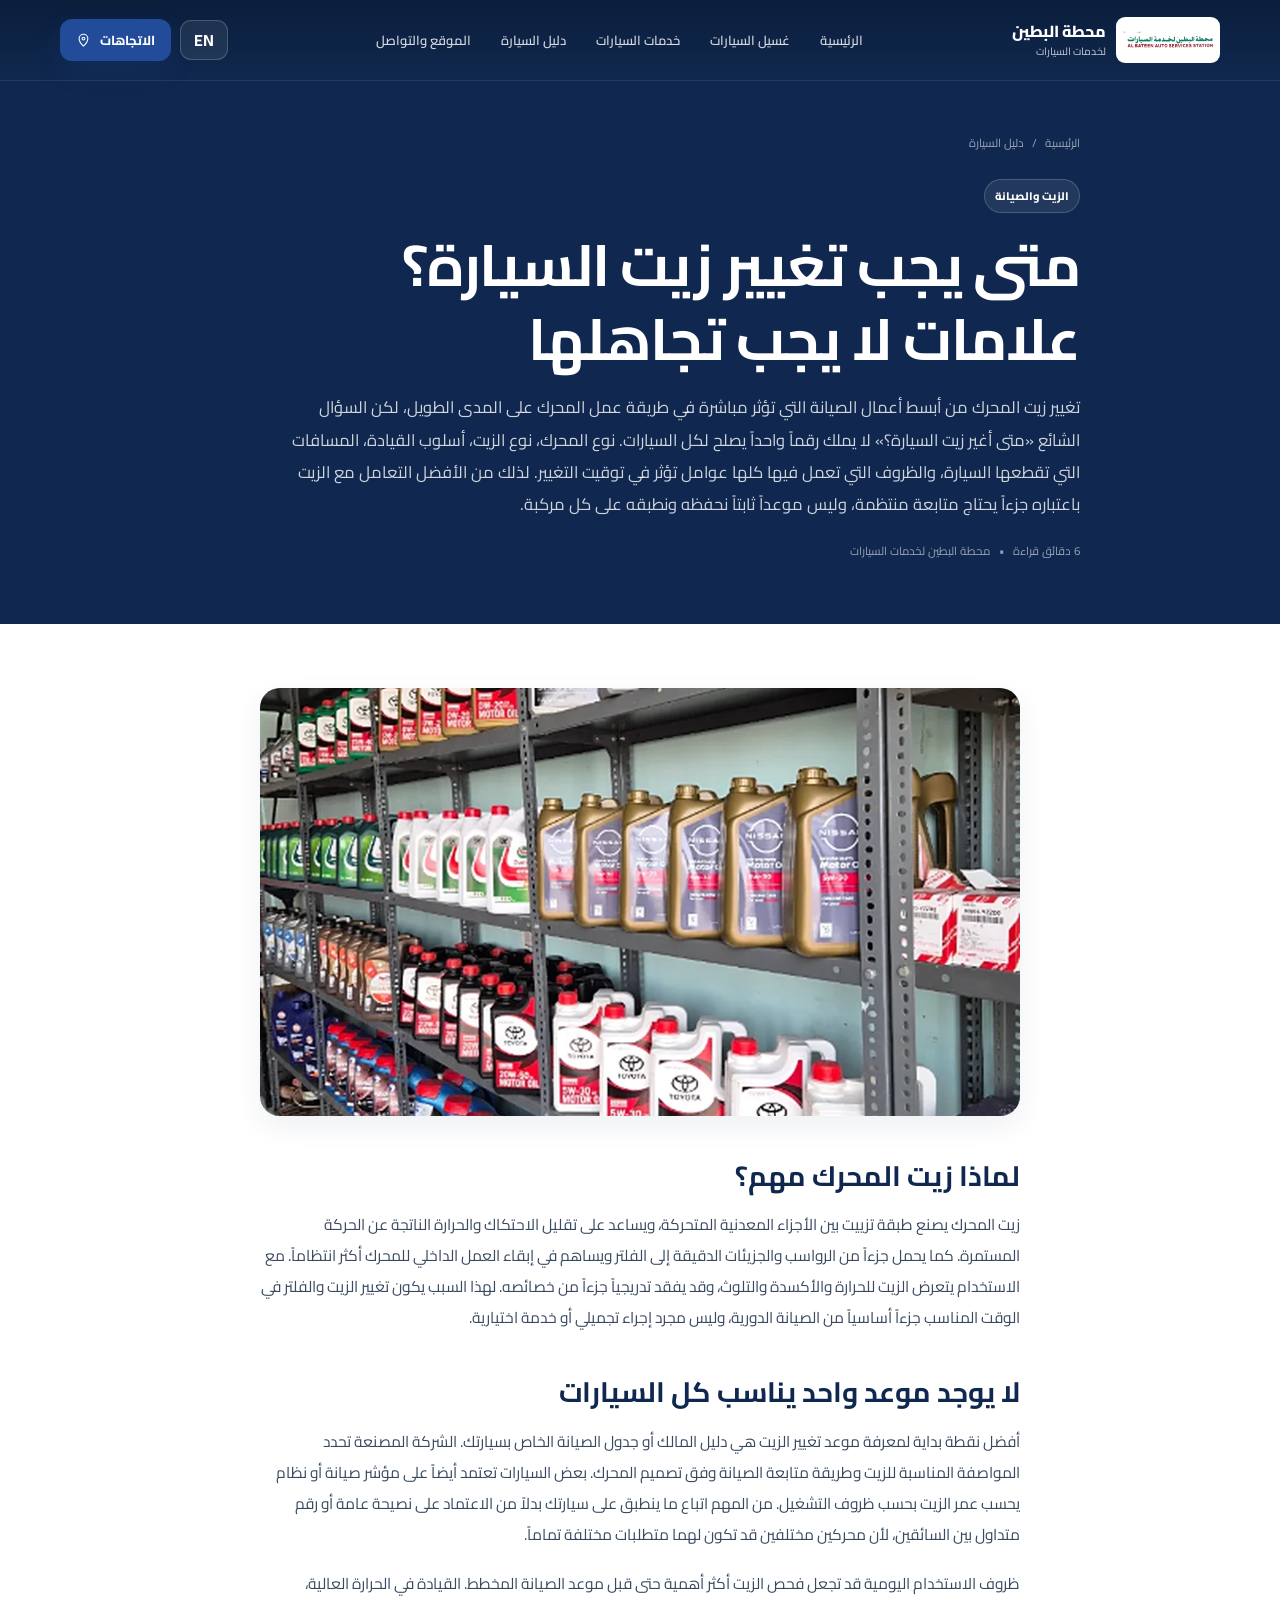
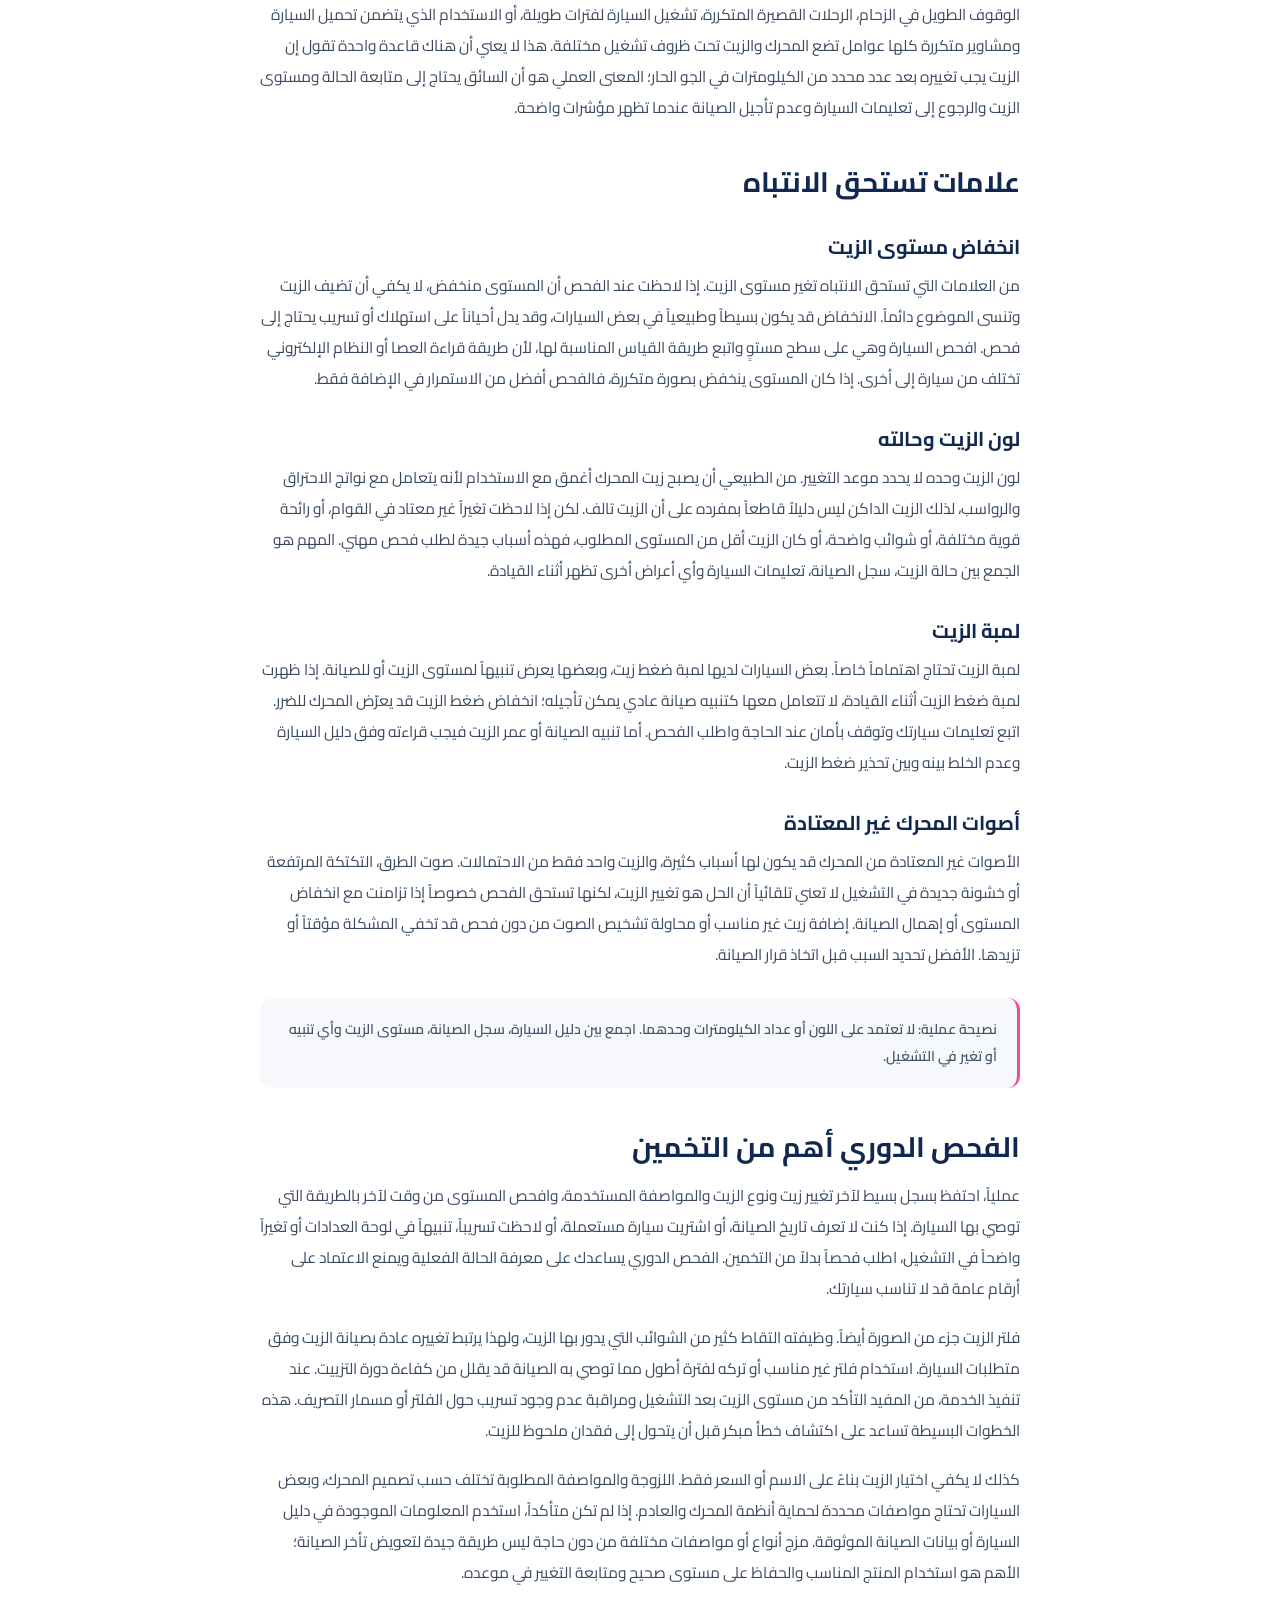
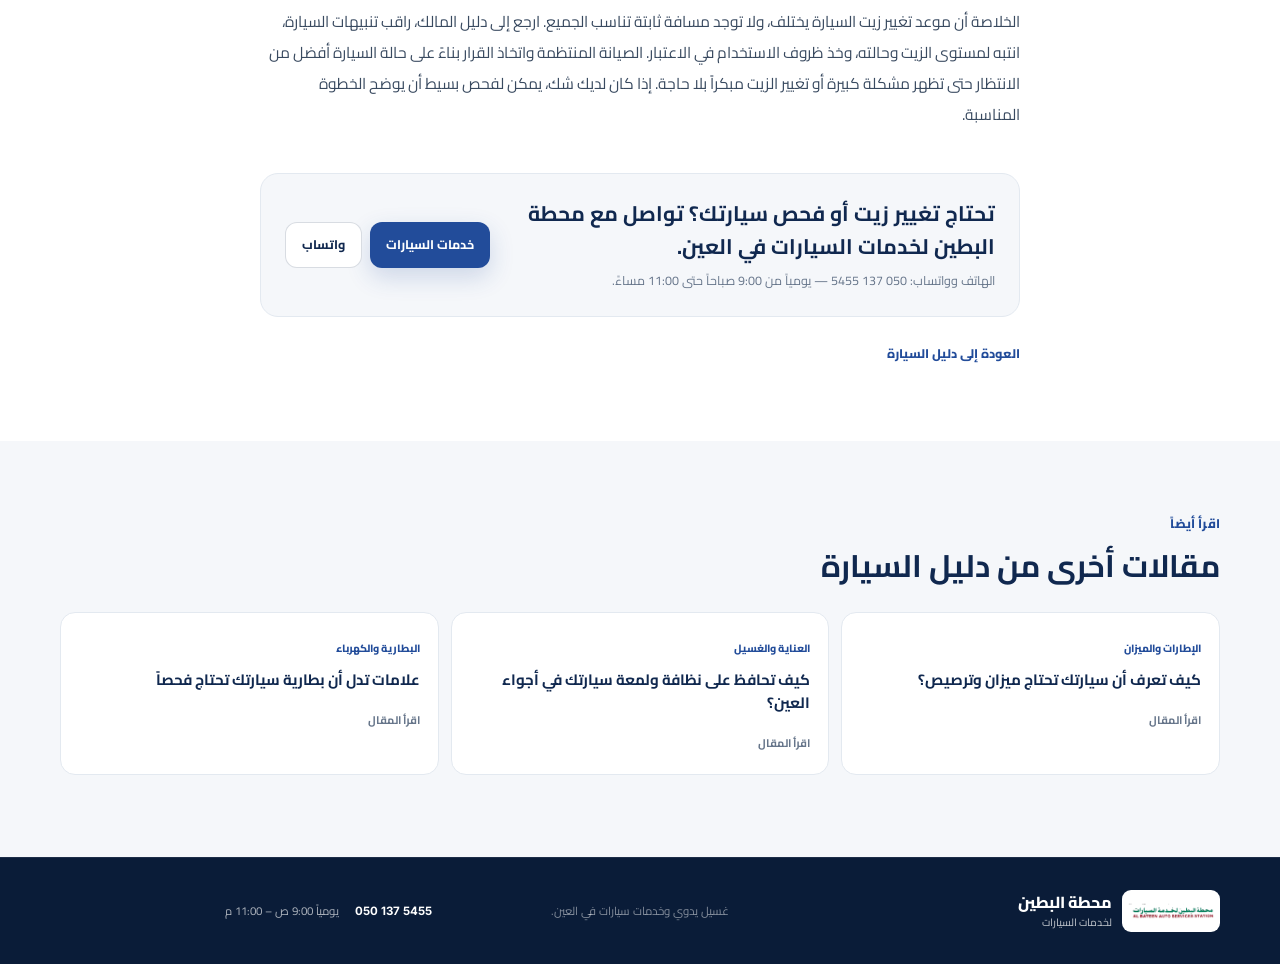
<file: articles/when-to-change-car-oil.html>
<!DOCTYPE html><html dir="rtl" lang="ar"><head>
<meta charset="utf-8"/><meta content="width=device-width,initial-scale=1" name="viewport"/><meta content="#10284F" name="theme-color"/>
<link href="../assets/albateen-logo.png" rel="icon" type="image/png"/>
<meta name="description" content="دليل مبسط لمعرفة متى تحتاج إلى تغيير زيت السيارة، والعلامات التي تستحق الفحص، مع مراعاة نوع السيارة والزيت وظروف الاستخدام."/><title>متى يجب تغيير زيت السيارة؟ | محطة البطين – العين</title>
<link href="https://fonts.googleapis.com" rel="preconnect"/><link crossorigin href="https://fonts.gstatic.com" rel="preconnect"/><link href="https://fonts.googleapis.com/css2?family=Cairo:wght@400;500;600;700;800&amp;family=Inter:wght@400;500;600;700;800&amp;display=swap" rel="stylesheet"/>
<link rel="stylesheet" href="../styles.css"/><script type="application/ld+json">{"@context":"https://schema.org","@type":"BlogPosting","headline":"متى يجب تغيير زيت السيارة؟ علامات لا يجب تجاهلها","description":"دليل مبسط لمعرفة متى تحتاج إلى تغيير زيت السيارة، والعلامات التي تستحق الفحص، مع مراعاة نوع السيارة والزيت وظروف الاستخدام.","inLanguage":"ar","image":"../assets/article-oil.webp","author":{"@type":"Organization","name":"AL BATEEN Auto Services Station"},"publisher":{"@type":"Organization","name":"AL BATEEN Auto Services Station","logo":{"@type":"ImageObject","url":"../assets/albateen-logo.png"}},"mainEntityOfPage":{"@type":"WebPage","@id":"when-to-change-car-oil.html"}}</script>
<script type="application/ld+json">{"@context":"https://schema.org","@type":"BreadcrumbList","itemListElement":[{"@type":"ListItem","position":1,"name":"الرئيسية","item":"../index.html"},{"@type":"ListItem","position":2,"name":"دليل البطين للعناية بالسيارة","item":"../car-care-guide.html"},{"@type":"ListItem","position":3,"name":"متى يجب تغيير زيت السيارة؟ علامات لا يجب تجاهلها","item":"when-to-change-car-oil.html"}]}</script></head>
<body class="article-page" data-title-ar="متى يجب تغيير زيت السيارة؟ | محطة البطين – العين" data-title-en="When Should You Change Your Car Oil? | AL BATEEN Al Ain" data-desc-ar="دليل مبسط لمعرفة متى تحتاج إلى تغيير زيت السيارة، والعلامات التي تستحق الفحص، مع مراعاة نوع السيارة والزيت وظروف الاستخدام." data-desc-en="A practical guide to oil-change timing, warning signs and why the correct interval depends on the vehicle, oil and driving conditions.">
<header class="site-header" id="top">
<div class="container nav-wrap">
<a aria-label="الصفحة الرئيسية" class="brand" href="../index.html">
<img alt="AL BATEEN Auto Services Station" class="brand-logo" src="../assets/albateen-logo.png"/>
<span class="brand-copy"><strong data-ar="محطة البطين" data-en="AL BATEEN">محطة البطين</strong><small data-ar="لخدمات السيارات" data-en="Auto Services Station">لخدمات السيارات</small></span>
</a>
<nav aria-label="التنقل الرئيسي" class="desktop-nav">
<a data-ar="الرئيسية" data-en="Home" href="../index.html">الرئيسية</a>
<a data-ar="غسيل السيارات" data-en="Car Wash" href="../car-wash.html">غسيل السيارات</a>
<a data-ar="خدمات السيارات" data-en="Auto Services" href="../auto-services.html">خدمات السيارات</a>
<a data-ar="دليل السيارة" data-en="Car Care Guide" href="../car-care-guide.html">دليل السيارة</a>
<a data-ar="الموقع والتواصل" data-en="Contact" href="../contact.html">الموقع والتواصل</a>
</nav>
<div class="nav-actions">
<button aria-label="Switch language" class="lang-btn" id="langToggle" type="button">EN</button>
<details class="mobile-page-nav"><summary aria-label="القائمة / Menu"><svg aria-hidden="true" viewBox="0 0 24 24"><path d="M5 7h14M5 12h14M5 17h14"></path></svg></summary>
<div class="mobile-menu">
<a data-ar="الرئيسية" data-en="Home" href="../index.html">الرئيسية</a>
<a data-ar="غسيل السيارات" data-en="Car Wash" href="../car-wash.html">غسيل السيارات</a>
<a data-ar="خدمات السيارات" data-en="Auto Services" href="../auto-services.html">خدمات السيارات</a>
<a data-ar="دليل السيارة" data-en="Car Care Guide" href="../car-care-guide.html">دليل السيارة</a>
<a data-ar="الموقع والتواصل" data-en="Contact" href="../contact.html">الموقع والتواصل</a>
</div></details>
<a class="btn btn-primary btn-small desktop-cta" href="https://maps.app.goo.gl/kqmiV2ZNQofJTzX68" rel="noopener" target="_blank"><span data-ar="الاتجاهات" data-en="Directions">الاتجاهات</span><svg aria-hidden="true" viewBox="0 0 24 24"><path d="M12 21s7-6.1 7-12A7 7 0 1 0 5 9c0 5.9 7 12 7 12Z"></path><circle cx="12" cy="9" r="2.3"></circle></svg></a>
</div></div></header><main>
<section class="article-head"><div class="container article-head-inner">
<nav class="breadcrumb" aria-label="Breadcrumb"><a href="../index.html" data-ar="الرئيسية" data-en="Home">الرئيسية</a><span>/</span><a href="../car-care-guide.html" data-ar="دليل السيارة" data-en="Car Care Guide">دليل السيارة</a></nav>
<span class="article-category" data-ar="الزيت والصيانة" data-en="Oil &amp; Maintenance">الزيت والصيانة</span>
<h1 data-ar="متى يجب تغيير زيت السيارة؟ علامات لا يجب تجاهلها" data-en="When Should You Change Your Car Oil?">متى يجب تغيير زيت السيارة؟ علامات لا يجب تجاهلها</h1>
<p class="article-intro" data-ar="تغيير زيت المحرك من أبسط أعمال الصيانة التي تؤثر مباشرة في طريقة عمل المحرك على المدى الطويل، لكن السؤال الشائع «متى أغير زيت السيارة؟» لا يملك رقماً واحداً يصلح لكل السيارات. نوع المحرك، نوع الزيت، أسلوب القيادة، المسافات التي تقطعها السيارة، والظروف التي تعمل فيها كلها عوامل تؤثر في توقيت التغيير. لذلك من الأفضل التعامل مع الزيت باعتباره جزءاً يحتاج متابعة منتظمة، وليس موعداً ثابتاً نحفظه ونطبقه على كل مركبة." data-en="Changing engine oil is one of the simplest maintenance jobs with a direct effect on how an engine operates over time. But there is no single mileage or time interval that suits every vehicle. Engine design, oil type, driving pattern and operating conditions all matter, so oil should be monitored as part of regular maintenance rather than treated as one universal number.">تغيير زيت المحرك من أبسط أعمال الصيانة التي تؤثر مباشرة في طريقة عمل المحرك على المدى الطويل، لكن السؤال الشائع «متى أغير زيت السيارة؟» لا يملك رقماً واحداً يصلح لكل السيارات. نوع المحرك، نوع الزيت، أسلوب القيادة، المسافات التي تقطعها السيارة، والظروف التي تعمل فيها كلها عوامل تؤثر في توقيت التغيير. لذلك من الأفضل التعامل مع الزيت باعتباره جزءاً يحتاج متابعة منتظمة، وليس موعداً ثابتاً نحفظه ونطبقه على كل مركبة.</p>
<div class="article-meta"><span data-ar="6 دقائق قراءة" data-en="6 min read">6 دقائق قراءة</span><span>•</span><span data-ar="محطة البطين لخدمات السيارات" data-en="AL BATEEN Auto Services Station">محطة البطين لخدمات السيارات</span></div>
</div></section>
<article class="article-content"><div class="container article-layout"><div class="article-main">
<figure class="article-feature"><img src="../assets/article-oil.webp" loading="eager" decoding="async" alt="زيوت محركات حقيقية داخل منطقة خدمات السيارات في محطة البطين" data-alt-ar="زيوت محركات حقيقية داخل منطقة خدمات السيارات في محطة البطين" data-alt-en="Real engine oils inside the AL BATEEN automotive service area"/></figure>
<h2 data-ar="لماذا زيت المحرك مهم؟" data-en="Why engine oil matters">لماذا زيت المحرك مهم؟</h2><p data-ar="زيت المحرك يصنع طبقة تزييت بين الأجزاء المعدنية المتحركة، ويساعد على تقليل الاحتكاك والحرارة الناتجة عن الحركة المستمرة. كما يحمل جزءاً من الرواسب والجزيئات الدقيقة إلى الفلتر ويساهم في إبقاء العمل الداخلي للمحرك أكثر انتظاماً. مع الاستخدام يتعرض الزيت للحرارة والأكسدة والتلوث، وقد يفقد تدريجياً جزءاً من خصائصه. لهذا السبب يكون تغيير الزيت والفلتر في الوقت المناسب جزءاً أساسياً من الصيانة الدورية، وليس مجرد إجراء تجميلي أو خدمة اختيارية." data-en="Engine oil creates a lubricating film between moving metal parts and helps reduce friction and the heat produced by constant movement. It also carries some contaminants and fine particles toward the filter. With use, oil is exposed to heat, oxidation and contamination and gradually loses some of the properties it was designed to provide. That is why timely oil and filter service is a basic part of routine maintenance, not a cosmetic extra.">زيت المحرك يصنع طبقة تزييت بين الأجزاء المعدنية المتحركة، ويساعد على تقليل الاحتكاك والحرارة الناتجة عن الحركة المستمرة. كما يحمل جزءاً من الرواسب والجزيئات الدقيقة إلى الفلتر ويساهم في إبقاء العمل الداخلي للمحرك أكثر انتظاماً. مع الاستخدام يتعرض الزيت للحرارة والأكسدة والتلوث، وقد يفقد تدريجياً جزءاً من خصائصه. لهذا السبب يكون تغيير الزيت والفلتر في الوقت المناسب جزءاً أساسياً من الصيانة الدورية، وليس مجرد إجراء تجميلي أو خدمة اختيارية.</p><h2 data-ar="لا يوجد موعد واحد يناسب كل السيارات" data-en="There is no single interval for every car">لا يوجد موعد واحد يناسب كل السيارات</h2><p data-ar="أفضل نقطة بداية لمعرفة موعد تغيير الزيت هي دليل المالك أو جدول الصيانة الخاص بسيارتك. الشركة المصنعة تحدد المواصفة المناسبة للزيت وطريقة متابعة الصيانة وفق تصميم المحرك. بعض السيارات تعتمد أيضاً على مؤشر صيانة أو نظام يحسب عمر الزيت بحسب ظروف التشغيل. من المهم اتباع ما ينطبق على سيارتك بدلاً من الاعتماد على نصيحة عامة أو رقم متداول بين السائقين، لأن محركين مختلفين قد تكون لهما متطلبات مختلفة تماماً." data-en="The best starting point is your owner’s manual or the maintenance schedule for your vehicle. The manufacturer specifies the required oil standard and the maintenance approach for that engine. Some vehicles also use maintenance reminders or oil-life monitoring systems. Follow the information for your particular car rather than a number repeated between drivers, because two different engines can have very different requirements.">أفضل نقطة بداية لمعرفة موعد تغيير الزيت هي دليل المالك أو جدول الصيانة الخاص بسيارتك. الشركة المصنعة تحدد المواصفة المناسبة للزيت وطريقة متابعة الصيانة وفق تصميم المحرك. بعض السيارات تعتمد أيضاً على مؤشر صيانة أو نظام يحسب عمر الزيت بحسب ظروف التشغيل. من المهم اتباع ما ينطبق على سيارتك بدلاً من الاعتماد على نصيحة عامة أو رقم متداول بين السائقين، لأن محركين مختلفين قد تكون لهما متطلبات مختلفة تماماً.</p><p data-ar="ظروف الاستخدام اليومية قد تجعل فحص الزيت أكثر أهمية حتى قبل موعد الصيانة المخطط. القيادة في الحرارة العالية، الوقوف الطويل في الزحام، الرحلات القصيرة المتكررة، تشغيل السيارة لفترات طويلة، أو الاستخدام الذي يتضمن تحميل السيارة ومشاوير متكررة كلها عوامل تضع المحرك والزيت تحت ظروف تشغيل مختلفة. هذا لا يعني أن هناك قاعدة واحدة تقول إن الزيت يجب تغييره بعد عدد محدد من الكيلومترات في الجو الحار؛ المعنى العملي هو أن السائق يحتاج إلى متابعة الحالة ومستوى الزيت والرجوع إلى تعليمات السيارة وعدم تأجيل الصيانة عندما تظهر مؤشرات واضحة." data-en="Daily operating conditions can make oil checks more important even before planned service. High heat, long periods in traffic, repeated short journeys, extended idling and frequent heavy use all create different operating conditions for the engine and its oil. This does not create one special mileage rule for hot weather. It means the driver should monitor oil condition and level, follow the vehicle’s guidance and avoid delaying service when clear signs appear.">ظروف الاستخدام اليومية قد تجعل فحص الزيت أكثر أهمية حتى قبل موعد الصيانة المخطط. القيادة في الحرارة العالية، الوقوف الطويل في الزحام، الرحلات القصيرة المتكررة، تشغيل السيارة لفترات طويلة، أو الاستخدام الذي يتضمن تحميل السيارة ومشاوير متكررة كلها عوامل تضع المحرك والزيت تحت ظروف تشغيل مختلفة. هذا لا يعني أن هناك قاعدة واحدة تقول إن الزيت يجب تغييره بعد عدد محدد من الكيلومترات في الجو الحار؛ المعنى العملي هو أن السائق يحتاج إلى متابعة الحالة ومستوى الزيت والرجوع إلى تعليمات السيارة وعدم تأجيل الصيانة عندما تظهر مؤشرات واضحة.</p><h2 data-ar="علامات تستحق الانتباه" data-en="Signs worth paying attention to">علامات تستحق الانتباه</h2><h3 data-ar="انخفاض مستوى الزيت" data-en="A low oil level">انخفاض مستوى الزيت</h3><p data-ar="من العلامات التي تستحق الانتباه تغير مستوى الزيت. إذا لاحظت عند الفحص أن المستوى منخفض، لا يكفي أن تضيف الزيت وتنسى الموضوع دائماً. الانخفاض قد يكون بسيطاً وطبيعياً في بعض السيارات، وقد يدل أحياناً على استهلاك أو تسريب يحتاج إلى فحص. افحص السيارة وهي على سطح مستوٍ واتبع طريقة القياس المناسبة لها، لأن طريقة قراءة العصا أو النظام الإلكتروني تختلف من سيارة إلى أخرى. إذا كان المستوى ينخفض بصورة متكررة، فالفحص أفضل من الاستمرار في الإضافة فقط." data-en="A falling oil level deserves attention. If the level is low, simply topping it up and forgetting about it is not always enough. Some oil consumption can be normal for certain engines, while repeated loss can also point to consumption or a leak that needs checking. Measure the level using the procedure intended for your vehicle, because dipstick and electronic measurement methods vary. If the level keeps dropping, an inspection is better than repeated top-ups alone.">من العلامات التي تستحق الانتباه تغير مستوى الزيت. إذا لاحظت عند الفحص أن المستوى منخفض، لا يكفي أن تضيف الزيت وتنسى الموضوع دائماً. الانخفاض قد يكون بسيطاً وطبيعياً في بعض السيارات، وقد يدل أحياناً على استهلاك أو تسريب يحتاج إلى فحص. افحص السيارة وهي على سطح مستوٍ واتبع طريقة القياس المناسبة لها، لأن طريقة قراءة العصا أو النظام الإلكتروني تختلف من سيارة إلى أخرى. إذا كان المستوى ينخفض بصورة متكررة، فالفحص أفضل من الاستمرار في الإضافة فقط.</p><h3 data-ar="لون الزيت وحالته" data-en="Oil colour and condition">لون الزيت وحالته</h3><p data-ar="لون الزيت وحده لا يحدد موعد التغيير. من الطبيعي أن يصبح زيت المحرك أغمق مع الاستخدام لأنه يتعامل مع نواتج الاحتراق والرواسب، لذلك الزيت الداكن ليس دليلاً قاطعاً بمفرده على أن الزيت تالف. لكن إذا لاحظت تغيراً غير معتاد في القوام، أو رائحة قوية مختلفة، أو شوائب واضحة، أو كان الزيت أقل من المستوى المطلوب، فهذه أسباب جيدة لطلب فحص مهني. المهم هو الجمع بين حالة الزيت، سجل الصيانة، تعليمات السيارة وأي أعراض أخرى تظهر أثناء القيادة." data-en="Oil colour alone does not determine when it must be changed. Engine oil normally becomes darker as it collects combustion by-products and contaminants, so dark oil by itself is not proof that the oil has failed. An unusual texture, strong abnormal smell, visible contamination or a low level are better reasons to have the car checked. Oil condition should be considered together with service history, the vehicle’s instructions and any other symptoms.">لون الزيت وحده لا يحدد موعد التغيير. من الطبيعي أن يصبح زيت المحرك أغمق مع الاستخدام لأنه يتعامل مع نواتج الاحتراق والرواسب، لذلك الزيت الداكن ليس دليلاً قاطعاً بمفرده على أن الزيت تالف. لكن إذا لاحظت تغيراً غير معتاد في القوام، أو رائحة قوية مختلفة، أو شوائب واضحة، أو كان الزيت أقل من المستوى المطلوب، فهذه أسباب جيدة لطلب فحص مهني. المهم هو الجمع بين حالة الزيت، سجل الصيانة، تعليمات السيارة وأي أعراض أخرى تظهر أثناء القيادة.</p><h3 data-ar="لمبة الزيت" data-en="The oil warning light">لمبة الزيت</h3><p data-ar="لمبة الزيت تحتاج اهتماماً خاصاً. بعض السيارات لديها لمبة ضغط زيت، وبعضها يعرض تنبيهاً لمستوى الزيت أو للصيانة. إذا ظهرت لمبة ضغط الزيت أثناء القيادة، لا تتعامل معها كتنبيه صيانة عادي يمكن تأجيله؛ انخفاض ضغط الزيت قد يعرّض المحرك للضرر. اتبع تعليمات سيارتك وتوقف بأمان عند الحاجة واطلب الفحص. أما تنبيه الصيانة أو عمر الزيت فيجب قراءته وفق دليل السيارة وعدم الخلط بينه وبين تحذير ضغط الزيت." data-en="An oil warning light needs particular attention. Some vehicles warn about oil pressure, while others show oil level or maintenance reminders. If an oil-pressure warning appears while driving, do not treat it like a routine service reminder that can simply wait; low oil pressure can put the engine at risk. Follow the vehicle instructions, stop safely when required and arrange inspection. A service or oil-life message should be interpreted according to the manual and not confused with an oil-pressure warning.">لمبة الزيت تحتاج اهتماماً خاصاً. بعض السيارات لديها لمبة ضغط زيت، وبعضها يعرض تنبيهاً لمستوى الزيت أو للصيانة. إذا ظهرت لمبة ضغط الزيت أثناء القيادة، لا تتعامل معها كتنبيه صيانة عادي يمكن تأجيله؛ انخفاض ضغط الزيت قد يعرّض المحرك للضرر. اتبع تعليمات سيارتك وتوقف بأمان عند الحاجة واطلب الفحص. أما تنبيه الصيانة أو عمر الزيت فيجب قراءته وفق دليل السيارة وعدم الخلط بينه وبين تحذير ضغط الزيت.</p><h3 data-ar="أصوات المحرك غير المعتادة" data-en="Unusual engine noises">أصوات المحرك غير المعتادة</h3><p data-ar="الأصوات غير المعتادة من المحرك قد يكون لها أسباب كثيرة، والزيت واحد فقط من الاحتمالات. صوت الطرق، التكتكة المرتفعة أو خشونة جديدة في التشغيل لا تعني تلقائياً أن الحل هو تغيير الزيت، لكنها تستحق الفحص خصوصاً إذا تزامنت مع انخفاض المستوى أو إهمال الصيانة. إضافة زيت غير مناسب أو محاولة تشخيص الصوت من دون فحص قد تخفي المشكلة مؤقتاً أو تزيدها. الأفضل تحديد السبب قبل اتخاذ قرار الصيانة." data-en="Unusual engine noises have many possible causes and oil is only one of them. Knocking, louder ticking or a newly rough sound does not automatically mean an oil change will solve the problem, but it deserves inspection, especially if the oil level is low or maintenance has been neglected. Adding an unsuitable oil or guessing at the cause can hide or worsen a problem. Identify the cause before deciding on the repair.">الأصوات غير المعتادة من المحرك قد يكون لها أسباب كثيرة، والزيت واحد فقط من الاحتمالات. صوت الطرق، التكتكة المرتفعة أو خشونة جديدة في التشغيل لا تعني تلقائياً أن الحل هو تغيير الزيت، لكنها تستحق الفحص خصوصاً إذا تزامنت مع انخفاض المستوى أو إهمال الصيانة. إضافة زيت غير مناسب أو محاولة تشخيص الصوت من دون فحص قد تخفي المشكلة مؤقتاً أو تزيدها. الأفضل تحديد السبب قبل اتخاذ قرار الصيانة.</p><aside class="article-callout"><p data-ar="نصيحة عملية: لا تعتمد على اللون أو عداد الكيلومترات وحدهما. اجمع بين دليل السيارة، سجل الصيانة، مستوى الزيت وأي تنبيه أو تغير في التشغيل." data-en="Practical tip: do not rely on oil colour or mileage alone. Combine the owner’s guidance, service history, oil level and any warning or change in how the engine runs.">نصيحة عملية: لا تعتمد على اللون أو عداد الكيلومترات وحدهما. اجمع بين دليل السيارة، سجل الصيانة، مستوى الزيت وأي تنبيه أو تغير في التشغيل.</p></aside><h2 data-ar="الفحص الدوري أهم من التخمين" data-en="Regular checks are better than guessing">الفحص الدوري أهم من التخمين</h2><p data-ar="عملياً، احتفظ بسجل بسيط لآخر تغيير زيت ونوع الزيت والمواصفة المستخدمة، وافحص المستوى من وقت لآخر بالطريقة التي توصي بها السيارة. إذا كنت لا تعرف تاريخ الصيانة، أو اشتريت سيارة مستعملة، أو لاحظت تسريباً، تنبيهاً في لوحة العدادات أو تغيراً واضحاً في التشغيل، اطلب فحصاً بدلاً من التخمين. الفحص الدوري يساعدك على معرفة الحالة الفعلية ويمنع الاعتماد على أرقام عامة قد لا تناسب سيارتك." data-en="Keep a simple record of the last oil service, the oil specification used and any maintenance notes. Check the level periodically using the method recommended for your car. If the service history is unknown, the vehicle was bought used, or you notice a leak, dashboard warning or clear change in operation, arrange an inspection rather than guessing. Regular checking gives a better picture of the actual condition than a generic interval.">عملياً، احتفظ بسجل بسيط لآخر تغيير زيت ونوع الزيت والمواصفة المستخدمة، وافحص المستوى من وقت لآخر بالطريقة التي توصي بها السيارة. إذا كنت لا تعرف تاريخ الصيانة، أو اشتريت سيارة مستعملة، أو لاحظت تسريباً، تنبيهاً في لوحة العدادات أو تغيراً واضحاً في التشغيل، اطلب فحصاً بدلاً من التخمين. الفحص الدوري يساعدك على معرفة الحالة الفعلية ويمنع الاعتماد على أرقام عامة قد لا تناسب سيارتك.</p><p data-ar="فلتر الزيت جزء من الصورة أيضاً. وظيفته التقاط كثير من الشوائب التي يدور بها الزيت، ولهذا يرتبط تغييره عادة بصيانة الزيت وفق متطلبات السيارة. استخدام فلتر غير مناسب أو تركه لفترة أطول مما توصي به الصيانة قد يقلل من كفاءة دورة التزييت. عند تنفيذ الخدمة، من المفيد التأكد من مستوى الزيت بعد التشغيل ومراقبة عدم وجود تسريب حول الفلتر أو مسمار التصريف. هذه الخطوات البسيطة تساعد على اكتشاف خطأ مبكر قبل أن يتحول إلى فقدان ملحوظ للزيت." data-en="The oil filter is part of the same maintenance picture. It captures many of the contaminants carried by the oil, so filter replacement is normally tied to oil servicing according to the vehicle’s requirements. An unsuitable filter or one kept beyond the intended service schedule can affect the lubrication system. After service, checking the oil level and looking for leaks around the filter or drain area can catch a problem early.">فلتر الزيت جزء من الصورة أيضاً. وظيفته التقاط كثير من الشوائب التي يدور بها الزيت، ولهذا يرتبط تغييره عادة بصيانة الزيت وفق متطلبات السيارة. استخدام فلتر غير مناسب أو تركه لفترة أطول مما توصي به الصيانة قد يقلل من كفاءة دورة التزييت. عند تنفيذ الخدمة، من المفيد التأكد من مستوى الزيت بعد التشغيل ومراقبة عدم وجود تسريب حول الفلتر أو مسمار التصريف. هذه الخطوات البسيطة تساعد على اكتشاف خطأ مبكر قبل أن يتحول إلى فقدان ملحوظ للزيت.</p><p data-ar="كذلك لا يكفي اختيار الزيت بناءً على الاسم أو السعر فقط. اللزوجة والمواصفة المطلوبة تختلف حسب تصميم المحرك، وبعض السيارات تحتاج مواصفات محددة لحماية أنظمة المحرك والعادم. إذا لم تكن متأكداً، استخدم المعلومات الموجودة في دليل السيارة أو بيانات الصيانة الموثوقة. مزج أنواع أو مواصفات مختلفة من دون حاجة ليس طريقة جيدة لتعويض تأخر الصيانة؛ الأهم هو استخدام المنتج المناسب والحفاظ على مستوى صحيح ومتابعة التغيير في موعده." data-en="Choosing oil by brand name or price alone is not enough. The viscosity and required specification depend on engine design, and some vehicles need specific standards for the engine and emissions systems. If you are unsure, use the owner’s manual or reliable service information. Mixing different products without a reason is not a substitute for proper maintenance; using the correct specification and maintaining the correct level matters more.">كذلك لا يكفي اختيار الزيت بناءً على الاسم أو السعر فقط. اللزوجة والمواصفة المطلوبة تختلف حسب تصميم المحرك، وبعض السيارات تحتاج مواصفات محددة لحماية أنظمة المحرك والعادم. إذا لم تكن متأكداً، استخدم المعلومات الموجودة في دليل السيارة أو بيانات الصيانة الموثوقة. مزج أنواع أو مواصفات مختلفة من دون حاجة ليس طريقة جيدة لتعويض تأخر الصيانة؛ الأهم هو استخدام المنتج المناسب والحفاظ على مستوى صحيح ومتابعة التغيير في موعده.</p><p data-ar="الخلاصة أن موعد تغيير زيت السيارة يختلف، ولا توجد مسافة ثابتة تناسب الجميع. ارجع إلى دليل المالك، راقب تنبيهات السيارة، انتبه لمستوى الزيت وحالته، وخذ ظروف الاستخدام في الاعتبار. الصيانة المنتظمة واتخاذ القرار بناءً على حالة السيارة أفضل من الانتظار حتى تظهر مشكلة كبيرة أو تغيير الزيت مبكراً بلا حاجة. إذا كان لديك شك، يمكن لفحص بسيط أن يوضح الخطوة المناسبة." data-en="The practical conclusion is simple: oil-change timing varies and there is no universal distance for every car. Use the owner’s manual, watch the vehicle’s reminders, monitor oil level and condition, and consider how the car is used. Regular maintenance based on the actual vehicle is better than waiting for a major symptom or changing oil unnecessarily early. When in doubt, a straightforward inspection can clarify the next step.">الخلاصة أن موعد تغيير زيت السيارة يختلف، ولا توجد مسافة ثابتة تناسب الجميع. ارجع إلى دليل المالك، راقب تنبيهات السيارة، انتبه لمستوى الزيت وحالته، وخذ ظروف الاستخدام في الاعتبار. الصيانة المنتظمة واتخاذ القرار بناءً على حالة السيارة أفضل من الانتظار حتى تظهر مشكلة كبيرة أو تغيير الزيت مبكراً بلا حاجة. إذا كان لديك شك، يمكن لفحص بسيط أن يوضح الخطوة المناسبة.</p>
<div class="article-cta"><div><h2 data-ar="تحتاج تغيير زيت أو فحص سيارتك؟ تواصل مع محطة البطين لخدمات السيارات في العين." data-en="Need an oil change or a vehicle check? Contact AL BATEEN Auto Services Station in Al Ain.">تحتاج تغيير زيت أو فحص سيارتك؟ تواصل مع محطة البطين لخدمات السيارات في العين.</h2><p data-ar="الهاتف وواتساب: 050 137 5455 — يومياً من 9:00 صباحاً حتى 11:00 مساءً." data-en="Phone & WhatsApp: 050 137 5455 — daily from 9:00 AM to 11:00 PM.">الهاتف وواتساب: 050 137 5455 — يومياً من 9:00 صباحاً حتى 11:00 مساءً.</p></div><div class="article-cta-actions"><a class="btn btn-primary btn-lg" href="../auto-services.html"><span data-ar="خدمات السيارات" data-en="Auto Services">خدمات السيارات</span></a><a class="btn btn-outline btn-lg" href="https://wa.me/971501375455" target="_blank" rel="noopener"><span data-ar="واتساب" data-en="WhatsApp">واتساب</span></a></div></div>
<a class="back-guide" href="../car-care-guide.html"><span data-ar="العودة إلى دليل السيارة" data-en="Back to Car Care Guide">العودة إلى دليل السيارة</span></a>
</div></div></article>
<section class="related-articles"><div class="container"><div class="related-head"><span class="kicker" data-ar="اقرأ أيضاً" data-en="Related Articles">اقرأ أيضاً</span><h2 data-ar="مقالات أخرى من دليل السيارة" data-en="More from the Car Care Guide">مقالات أخرى من دليل السيارة</h2></div><div class="related-grid"><article class="related-card"><a href="wheel-alignment-signs.html"><span class="related-category" data-ar="الإطارات والميزان" data-en="Tyres &amp; Alignment">الإطارات والميزان</span><h3 data-ar="كيف تعرف أن سيارتك تحتاج ميزان وترصيص؟" data-en="How Do You Know Your Car Needs Wheel Alignment or Balancing?">كيف تعرف أن سيارتك تحتاج ميزان وترصيص؟</h3><span class="related-read" data-ar="اقرأ المقال" data-en="Read Article">اقرأ المقال</span></a></article><article class="related-card"><a href="car-wash-care-al-ain.html"><span class="related-category" data-ar="العناية والغسيل" data-en="Car Wash &amp; Care">العناية والغسيل</span><h3 data-ar="كيف تحافظ على نظافة ولمعة سيارتك في أجواء العين؟" data-en="How to Keep Your Car Clean and Shiny in Al Ain">كيف تحافظ على نظافة ولمعة سيارتك في أجواء العين؟</h3><span class="related-read" data-ar="اقرأ المقال" data-en="Read Article">اقرأ المقال</span></a></article><article class="related-card"><a href="car-battery-warning-signs.html"><span class="related-category" data-ar="البطارية والكهرباء" data-en="Battery &amp; Electrical">البطارية والكهرباء</span><h3 data-ar="علامات تدل أن بطارية سيارتك تحتاج فحصاً" data-en="Signs Your Car Battery Needs Checking">علامات تدل أن بطارية سيارتك تحتاج فحصاً</h3><span class="related-read" data-ar="اقرأ المقال" data-en="Read Article">اقرأ المقال</span></a></article></div></div></section>
</main><footer class="footer"><div class="container footer-grid">
<a class="brand footer-brand" href="../index.html"><img alt="AL BATEEN Auto Services Station" class="brand-logo" src="../assets/albateen-logo.png"/><span class="brand-copy"><strong data-ar="محطة البطين" data-en="AL BATEEN">محطة البطين</strong><small data-ar="لخدمات السيارات" data-en="Auto Services Station">لخدمات السيارات</small></span></a>
<p data-ar="غسيل يدوي وخدمات سيارات في العين." data-en="Hand car wash and automotive services in Al Ain.">غسيل يدوي وخدمات سيارات في العين.</p>
<div class="footer-contact"><a href="tel:+971501375455"><bdi>050 137 5455</bdi></a><span data-ar="يومياً 9:00 ص – 11:00 م" data-en="Daily 9:00 AM – 11:00 PM">يومياً 9:00 ص – 11:00 م</span></div>
</div></footer>
<div class="mobile-bar" aria-label="إجراءات سريعة">
<a class="mobile-dir" target="_blank" rel="noopener" href="https://maps.app.goo.gl/kqmiV2ZNQofJTzX68"><svg viewBox="0 0 24 24"><path d="M12 21s7-6.1 7-12A7 7 0 1 0 5 9c0 5.9 7 12 7 12Z"></path><circle cx="12" cy="9" r="2.3"></circle></svg><span data-ar="الاتجاهات" data-en="Directions">الاتجاهات</span></a>
<a target="_blank" rel="noopener" href="https://wa.me/971501375455"><svg viewBox="0 0 24 24"><path d="M20 11.8a8 8 0 0 1-11.7 7.1L4 20l1.1-4.1A8 8 0 1 1 20 11.8Z"></path></svg><span data-ar="واتساب" data-en="WhatsApp">واتساب</span></a>
<a href="tel:+971501375455"><svg viewBox="0 0 24 24"><path d="M7.2 3.5 10 7l-1.7 2c1.2 2.5 3.2 4.5 5.7 5.7l2-1.7 3.5 2.8c.4.3.5.8.3 1.2-.7 1.5-2.2 2.5-3.8 2.4-6.3-.5-11.4-5.6-11.9-11.9-.1-1.6.9-3.1 2.4-3.8.3-.2.5-.3.7-.2Z"></path></svg><span data-ar="اتصال" data-en="Call">اتصال</span></a>
</div><script src="../script.js"></script></body></html>
</file>
<file: styles.css>
:root{
  --blue:#224C9A;
  --navy:#10284F;
  --pink:#F04E98;
  --white:#FFFFFF;
  --silver:#CDD5E1;
  --ink:#14243d;
  --muted:#66758a;
  --soft:#f5f7fa;
  --line:#e3e9f0;
  --radius:18px;
  --shadow:0 18px 48px rgba(16,40,79,.09);
  --shadow-soft:0 10px 28px rgba(16,40,79,.07);
}
*{box-sizing:border-box}
html{scroll-behavior:smooth}
body{
  margin:0;
  font-family:"Cairo",system-ui,-apple-system,BlinkMacSystemFont,"Segoe UI",sans-serif;
  color:var(--ink);
  background:#fff;
  -webkit-font-smoothing:antialiased;
  text-rendering:optimizeLegibility;
}
html[lang="en"] body{font-family:"Inter",system-ui,-apple-system,BlinkMacSystemFont,"Segoe UI",sans-serif}
img{display:block;max-width:100%}
a{text-decoration:none;color:inherit}
button,input{font:inherit}
svg{width:1.15em;height:1.15em;fill:none;stroke:currentColor;stroke-width:1.75;stroke-linecap:round;stroke-linejoin:round}
.container{width:min(1160px,calc(100% - 44px));margin-inline:auto}

/* Header */
.site-header{
  position:absolute;z-index:20;inset-inline:0;top:0;
  border-bottom:1px solid rgba(255,255,255,.12);
  background:linear-gradient(to bottom,rgba(4,17,36,.25),transparent);
}
.nav-wrap{height:80px;display:flex;align-items:center;justify-content:space-between;gap:28px}
.brand{display:inline-flex;align-items:center;gap:10px;color:#fff;min-width:0}
.brand-logo{width:94px;height:42px;object-fit:contain;object-position:center;display:block;flex:0 0 auto}
.brand-copy{display:flex;flex-direction:column;line-height:1.1}
.brand-copy strong{font-size:16px;font-weight:800}
.brand-copy small{font-size:10.5px;opacity:.7;margin-top:5px;font-weight:500}
.desktop-nav{display:flex;align-items:center;gap:30px;color:rgba(255,255,255,.82);font-weight:600;font-size:13px}
.desktop-nav a{position:relative;padding:8px 0;transition:color .2s ease}
.desktop-nav a::after{content:"";position:absolute;inset-inline:0;bottom:2px;height:1px;background:#fff;transform:scaleX(0);transition:transform .2s ease}
.desktop-nav a:hover{color:#fff}
.desktop-nav a:hover::after{transform:scaleX(1)}
.nav-actions{display:flex;align-items:center;gap:9px}
.lang-btn{
  color:#fff;background:rgba(255,255,255,.08);border:1px solid rgba(255,255,255,.19);
  height:40px;padding:0 13px;border-radius:11px;cursor:pointer;font-weight:700;transition:.2s ease
}
.lang-btn:hover{background:rgba(255,255,255,.13)}
.btn{
  display:inline-flex;align-items:center;justify-content:center;gap:9px;
  border-radius:12px;font-weight:750;white-space:nowrap;
  transition:transform .18s ease,background .18s ease,border-color .18s ease,box-shadow .18s ease;
}
.btn:hover{transform:translateY(-1px)}
.btn:focus-visible,.lang-btn:focus-visible,a:focus-visible{outline:3px solid rgba(240,78,152,.34);outline-offset:3px}
.btn-small{height:42px;padding:0 16px;font-size:13px}
.btn-lg{min-height:52px;padding:0 21px;font-size:14.5px}
.btn-primary{background:var(--blue);color:#fff;box-shadow:0 9px 24px rgba(34,76,154,.19)}
.btn-primary:hover{background:#1d4389;box-shadow:0 11px 28px rgba(34,76,154,.23)}
.btn-pink{background:var(--pink);color:#fff;box-shadow:none}
.btn-pink:hover{background:#df438b}
.btn-glass{color:#fff;border:1px solid rgba(255,255,255,.31);background:rgba(255,255,255,.09);backdrop-filter:blur(8px)}
.btn-glass:hover{background:rgba(255,255,255,.14)}
.btn-outline{border:1px solid rgba(16,40,79,.16);color:var(--navy);background:#fff}
.btn-outline:hover{border-color:rgba(16,40,79,.28);background:#f9fafc}

/* Hero */
.hero{
  position:relative;min-height:700px;height:86vh;max-height:820px;
  display:flex;align-items:center;color:#fff;overflow:hidden;background:var(--navy);
}
.hero-media,.hero-media img,.hero-overlay{position:absolute;inset:0;width:100%;height:100%}
.hero-media img{object-fit:cover;object-position:center 48%;transform:scale(1.01)}
.hero-overlay{
  background:
    linear-gradient(to left,rgba(5,18,39,.94) 0%,rgba(9,27,57,.83) 34%,rgba(10,28,58,.46) 64%,rgba(10,28,58,.17) 100%),
    linear-gradient(to top,rgba(6,22,47,.5),transparent 42%);
}
html[dir="ltr"] .hero-overlay{
  background:
    linear-gradient(to right,rgba(5,18,39,.94) 0%,rgba(9,27,57,.83) 34%,rgba(10,28,58,.46) 64%,rgba(10,28,58,.17) 100%),
    linear-gradient(to top,rgba(6,22,47,.5),transparent 42%);
}
.hero-content{position:relative;z-index:2;padding-top:62px}
.eyebrow,.kicker{
  display:inline-flex;align-items:center;gap:9px;font-size:12.5px;font-weight:800;
  letter-spacing:.015em;color:var(--blue)
}
.eyebrow{
  color:#fff;background:rgba(255,255,255,.085);border:1px solid rgba(255,255,255,.18);
  padding:7px 11px;border-radius:999px
}
.dot{width:7px;height:7px;border-radius:50%;background:var(--pink);box-shadow:0 0 0 4px rgba(240,78,152,.12)}
.hero h1{
  font-size:clamp(43px,5.3vw,66px);line-height:1.16;max-width:740px;
  margin:20px 0 15px;letter-spacing:-.018em;font-weight:800
}
html[lang="ar"] .hero h1{line-height:1.25}
.hero h1 span,.hero h1 em{display:block}
.hero h1 em{font-style:normal}
.hero h1 em::after{content:"";display:inline-block;width:8px;height:8px;border-radius:50%;background:var(--pink);margin-inline-start:10px;vertical-align:.15em}
.hero p{font-size:17px;line-height:1.9;max-width:570px;color:rgba(255,255,255,.8);margin:0}
.hero-actions{display:flex;align-items:center;gap:10px;flex-wrap:wrap;margin-top:27px}
.text-call{
  display:flex;flex-direction:column;gap:1px;color:rgba(255,255,255,.82);
  font-size:11.5px;margin-inline-start:9px
}
.text-call:hover{color:#fff}
.text-call bdi{font-family:Inter,sans-serif;font-size:14.5px;font-weight:750}
.hero-meta{display:flex;gap:22px;margin-top:29px;color:rgba(255,255,255,.65);font-size:12.5px;font-weight:600}
.hero-meta>span{display:flex;align-items:center;gap:7px}
.hero-meta svg{width:16px;height:16px}

/* Shared sections */
.section{padding:92px 0}
.section-head{
  display:grid;grid-template-columns:1.05fr .76fr;gap:66px;align-items:end;
  margin-bottom:36px
}
.section-head.compact{margin-bottom:31px}
.section-head h2,.service-intro h2,.visit-copy h2,.final-inner h2{
  font-size:clamp(32px,3.7vw,47px);line-height:1.28;letter-spacing:-.018em;
  color:var(--navy);margin:9px 0 0;font-weight:800
}
html[lang="ar"] .section-head h2,
html[lang="ar"] .service-intro h2,
html[lang="ar"] .visit-copy h2,
html[lang="ar"] .final-inner h2{line-height:1.42}
.section-head p,.visit-copy>p{color:var(--muted);font-size:15.5px;line-height:1.95;margin:0;max-width:570px}

/* Four-stage process */
.process{background:#fff}
.process-grid{display:grid;grid-template-columns:repeat(4,1fr);gap:14px}
.stage-card{
  border:1px solid var(--line);border-radius:17px;overflow:hidden;background:#fff;
  transition:transform .22s ease,box-shadow .22s ease,border-color .22s ease
}
.stage-card:hover{transform:translateY(-3px);box-shadow:var(--shadow-soft);border-color:#d7dfe8}
.stage-image{aspect-ratio:4/3;position:relative;overflow:hidden;background:#e9edf3}
.stage-image::after{content:"";position:absolute;inset:0;background:linear-gradient(to top,rgba(11,31,62,.13),transparent 46%);pointer-events:none}
.stage-image img{width:100%;height:100%;object-fit:cover;transition:transform .35s ease}
.stage-card:nth-child(1) .stage-image img{object-position:center 42%}
.stage-card:nth-child(2) .stage-image img{object-position:center 52%}
.stage-card:nth-child(3) .stage-image img{object-position:center 42%}
.stage-card:nth-child(4) .stage-image img{object-position:center 45%}
.stage-card:hover .stage-image img{transform:scale(1.018)}
.stage-image span{
  position:absolute;z-index:2;top:12px;inset-inline-start:12px;width:37px;height:37px;border-radius:10px;
  background:rgba(16,40,79,.91);color:#fff;display:grid;place-items:center;
  font-family:Inter,sans-serif;font-size:11.5px;font-weight:800
}
.stage-copy{padding:19px 19px 20px}
.stage-copy h3{font-size:17px;color:var(--navy);margin:0 0 7px;line-height:1.45}
.stage-copy p{font-size:12.7px;line-height:1.82;color:var(--muted);margin:0}

/* Car wash services */
.wash-services{background:var(--navy);color:#fff;position:relative;overflow:hidden}
.wash-services::after{
  content:"";position:absolute;width:360px;height:360px;border-radius:50%;
  border:72px solid rgba(34,76,154,.11);inset-inline-end:-155px;top:-125px
}
.service-layout{display:grid;grid-template-columns:.78fr 1.22fr;gap:76px;position:relative;z-index:1;align-items:start}
.kicker.light{color:#cbd8f5}
.service-intro h2{color:#fff;margin-bottom:16px}
.service-intro p{color:rgba(255,255,255,.66);line-height:1.95;font-size:14.5px;max-width:430px;margin:0}
.inline-link{
  display:inline-flex;align-items:center;gap:9px;color:#fff;font-weight:750;font-size:13.5px;
  margin-top:17px;border-bottom:1px solid rgba(255,255,255,.24);padding-bottom:3px
}
.service-list{display:grid;grid-template-columns:1fr 1fr}
.service-item{
  display:flex;align-items:center;gap:15px;min-height:76px;
  border-bottom:1px solid rgba(255,255,255,.11);padding:8px 8px
}
.service-item:nth-child(odd){border-inline-end:1px solid rgba(255,255,255,.11);padding-inline-end:24px}
.service-item:nth-child(even){padding-inline-start:24px}
.service-item span{font-family:Inter,sans-serif;color:var(--pink);font-weight:800;font-size:11.5px}
.service-item strong{font-size:15.5px;font-weight:700}

/* Automotive services */
.auto-services{background:var(--soft)}
.auto-grid{display:grid;grid-template-columns:repeat(4,1fr);gap:12px}
.auto-card{
  min-height:126px;border-radius:16px;background:#fff;border:1px solid #e5eaf0;
  display:flex;flex-direction:column;justify-content:space-between;padding:18px;
  transition:transform .2s ease,box-shadow .2s ease,border-color .2s ease
}
.auto-card:hover{transform:translateY(-2px);box-shadow:0 10px 28px rgba(16,40,79,.07);border-color:#d9e1ea}
.auto-icon{
  width:40px;height:40px;border-radius:11px;background:#edf2fb;color:var(--blue);
  display:grid;place-items:center
}
.auto-icon svg{width:21px;height:21px;stroke-width:1.7}
.auto-card b{color:var(--navy);font-size:14px;line-height:1.5;font-weight:750}

/* Location */
.visit{background:#fff}
.visit-grid{display:grid;grid-template-columns:1.08fr .92fr;gap:64px;align-items:center}
.visit-gallery{position:relative;min-height:515px}
.visit-gallery figure{margin:0;overflow:hidden;border-radius:20px;background:#e8edf3}
.visit-main{position:absolute;inset:0 72px 54px 0;box-shadow:var(--shadow-soft)}
html[dir="rtl"] .visit-main{inset:0 0 54px 72px}
.visit-main img,.visit-night img{width:100%;height:100%;object-fit:cover}
.visit-main img{object-position:center 48%}
.visit-night{
  position:absolute;width:42%;height:43%;inset-inline-end:0;bottom:0;
  border:6px solid #fff!important;box-shadow:0 14px 34px rgba(16,40,79,.13)
}
.visit-night img{object-position:center 46%}
.visit-copy h2{margin-bottom:14px}
.visit-facts{display:grid;grid-template-columns:1fr 1fr;gap:10px;margin:24px 0}
.visit-facts>div{padding:15px 16px;background:var(--soft);border:1px solid #edf1f5;border-radius:13px}
.visit-facts small{display:block;color:var(--muted);font-size:10.5px;margin-bottom:4px}
.visit-facts strong{font-size:13.5px;color:var(--navy);line-height:1.5}
.visit-actions{display:flex;gap:9px;flex-wrap:wrap}

/* Final CTA + footer */
.final-cta{padding:62px 0;background:var(--navy);color:#fff}
.final-inner{display:flex;align-items:center;justify-content:space-between;gap:38px}
.final-inner h2{color:#fff;margin-top:6px;font-size:38px}
.final-actions{display:flex;gap:9px}
.footer{padding:32px 0;background:#0a1c38;color:#fff;border-top:1px solid rgba(255,255,255,.08)}
.footer-grid{display:grid;grid-template-columns:1fr 1fr 1fr;align-items:center;gap:22px}
.footer-brand .brand-logo{width:84px;height:36px}
.footer p{margin:0;text-align:center;color:rgba(255,255,255,.5);font-size:11.5px}
.footer-contact{display:flex;justify-content:flex-end;gap:16px;align-items:center;font-size:11.5px;color:rgba(255,255,255,.66)}
html[dir="rtl"] .footer-contact{justify-content:flex-start}
.footer-contact a{font-family:Inter,sans-serif;color:#fff;font-weight:700}
.mobile-bar{display:none}

/* Subtle entrance motion - content remains visible when JS is unavailable */
.motion-ready .reveal-item{opacity:0;transform:translateY(10px)}
.motion-ready .reveal-item.is-visible{opacity:1;transform:none;transition:opacity .5s ease,transform .5s ease}

/* Tablet */
@media(max-width:900px){
  .desktop-nav{display:none}
  .process-grid{grid-template-columns:1fr 1fr}
  .service-layout,.visit-grid{grid-template-columns:1fr;gap:42px}
  .auto-grid{grid-template-columns:repeat(2,1fr)}
  .section-head{grid-template-columns:1fr;gap:13px}
  .section-head p{max-width:650px}
  .visit-gallery{max-width:760px;width:100%}
  .visit-copy{max-width:680px}
}

/* Mobile */
@media(max-width:720px){
  body{padding-bottom:66px}
  .container{width:min(100% - 28px,1160px)}
  .nav-wrap{height:68px}
  .brand-logo{width:80px;height:36px}
  .brand-copy strong{font-size:13.5px}
  .brand-copy small{font-size:9px}
  .desktop-cta{display:none}
  .lang-btn{height:37px;border-radius:10px;padding:0 11px;font-size:12px}

  .hero{height:auto;min-height:650px;max-height:none;align-items:flex-end}
  .hero-media img{object-position:center 43%;transform:none}
  .hero-overlay{
    background:
      linear-gradient(to top,rgba(5,18,39,.97) 3%,rgba(7,22,47,.88) 44%,rgba(7,22,47,.36) 76%,rgba(7,22,47,.15) 100%)!important
  }
  .hero-content{padding-top:132px;padding-bottom:44px}
  .eyebrow{font-size:11.5px;padding:6px 10px}
  .hero h1{font-size:38px;line-height:1.2;margin:15px 0 12px;max-width:520px}
  html[lang="ar"] .hero h1{line-height:1.34}
  .hero p{font-size:14px;line-height:1.85;max-width:500px}
  .hero-actions{align-items:stretch;margin-top:22px;gap:8px}
  .hero-actions .btn{flex:1 1 calc(50% - 4px);min-height:50px}
  .text-call{width:100%;margin:3px 0 0;flex-direction:row;align-items:center;gap:8px;font-size:11px}
  .text-call bdi{font-size:13.5px}
  .hero-meta{gap:9px;flex-direction:column;margin-top:19px;font-size:11.5px}

  .section{padding:68px 0}
  .section-head{margin-bottom:25px}
  .section-head h2,.service-intro h2,.visit-copy h2,.final-inner h2{font-size:31px}
  .section-head p,.visit-copy>p{font-size:14px;line-height:1.9}

  .process-grid{grid-template-columns:1fr 1fr;gap:9px}
  .stage-card{border-radius:14px}
  .stage-copy{padding:14px 14px 15px}
  .stage-copy h3{font-size:14.5px;margin-bottom:5px}
  .stage-copy p{font-size:11.4px;line-height:1.75}
  .stage-image span{width:34px;height:34px;border-radius:9px;top:9px;inset-inline-start:9px}

  .service-layout{gap:25px}
  .service-intro p{font-size:13.5px}
  .service-list{grid-template-columns:1fr}
  .service-item:nth-child(odd){border-inline-end:0;padding-inline-end:8px}
  .service-item:nth-child(even){padding-inline-start:8px}
  .service-item{min-height:62px}
  .service-item strong{font-size:14.5px}

  .auto-grid{grid-template-columns:1fr 1fr;gap:9px}
  .auto-card{min-height:112px;padding:15px;border-radius:14px}
  .auto-icon{width:37px;height:37px;border-radius:10px}
  .auto-icon svg{width:19px;height:19px}
  .auto-card b{font-size:13px}

  .visit-grid{gap:35px}
  .visit-gallery{min-height:360px}
  .visit-main{inset:0 40px 44px 0}
  html[dir="rtl"] .visit-main{inset:0 0 44px 40px}
  .visit-night{width:47%;height:42%;border-width:5px!important}
  .visit-facts{grid-template-columns:1fr;gap:8px;margin:20px 0}
  .visit-facts>div{padding:13px 14px}
  .visit-actions .btn{flex:1}

  .final-cta{padding:48px 0}
  .final-inner{align-items:flex-start;flex-direction:column;gap:23px}
  .final-inner h2{font-size:30px}
  .final-actions{width:100%;gap:8px}
  .final-actions .btn{flex:1}

  .footer{padding:29px 0}
  .footer-grid{grid-template-columns:1fr;text-align:center;gap:14px}
  .footer .brand{justify-content:center}
  .footer-contact,html[dir="rtl"] .footer-contact{justify-content:center;flex-wrap:wrap;gap:10px}

  .mobile-bar{
    display:grid;grid-template-columns:1.35fr 1fr 1fr;position:fixed;z-index:50;bottom:0;inset-inline:0;
    height:64px;background:rgba(255,255,255,.98);border-top:1px solid #dfe5ec;
    box-shadow:0 -8px 24px rgba(16,40,79,.08);backdrop-filter:blur(10px)
  }
  .mobile-bar a{
    display:flex;align-items:center;justify-content:center;gap:6px;
    font-size:10.5px;font-weight:800;color:var(--navy);min-width:0
  }
  .mobile-bar a+a{border-inline-start:1px solid #e6ebf1}
  .mobile-bar .mobile-dir{background:var(--blue);color:#fff}
  .mobile-bar svg{width:16px;height:16px}
}
@media(max-width:430px){
  .hero{min-height:625px}
  .hero h1{font-size:35px}
  .process-grid{grid-template-columns:1fr}
  .stage-image{aspect-ratio:16/10}
  .stage-copy p{font-size:11.8px}
}
@media(prefers-reduced-motion:reduce){
  *{scroll-behavior:auto!important;transition:none!important;animation:none!important}
  .motion-ready .reveal-item{opacity:1!important;transform:none!important}
}

/* PAGE 2 — CAR WASH */
.carwash-page .carwash-hero{
  min-height:610px;
  height:76vh;
  max-height:700px;
}
.carwash-page .carwash-hero .hero-content{
  padding-top:74px;
  max-width:1160px;
}
.carwash-page .carwash-hero h1{
  max-width:760px;
  margin-top:0;
  margin-bottom:15px;
}
.carwash-page .carwash-hero p{max-width:620px}
.carwash-page .carwash-hero .hero-overlay{
  background:
    linear-gradient(to left,rgba(5,18,39,.94) 0%,rgba(9,27,57,.82) 38%,rgba(10,28,58,.45) 67%,rgba(10,28,58,.16) 100%),
    linear-gradient(to top,rgba(6,22,47,.48),transparent 44%);
}
html[dir="ltr"] .carwash-page .carwash-hero .hero-overlay{
  background:
    linear-gradient(to right,rgba(5,18,39,.94) 0%,rgba(9,27,57,.82) 38%,rgba(10,28,58,.45) 67%,rgba(10,28,58,.16) 100%),
    linear-gradient(to top,rgba(6,22,47,.48),transparent 44%);
}
.cw-section-head{margin-bottom:30px;max-width:710px}
.cw-section-head h2{
  font-size:clamp(31px,3.4vw,44px);
  line-height:1.32;
  color:var(--navy);
  letter-spacing:-.018em;
  margin:9px 0 0;
}
html[lang="ar"] .cw-section-head h2{line-height:1.45}
.cw-section-head.centered{text-align:center;margin-inline:auto;margin-bottom:25px}
.carwash-process{padding-top:82px;padding-bottom:86px}
.carwash-services{padding-top:82px;padding-bottom:82px}
.cw-services-layout{
  display:grid;
  grid-template-columns:.72fr 1.28fr;
  gap:72px;
  align-items:start;
  position:relative;
  z-index:1;
}
.cw-service-list .service-item{min-height:66px}
.cw-service-list .service-item strong{font-size:15px}
.why-albateen{
  background:#fff;
  padding-top:72px;
  padding-bottom:76px;
}
.why-list{
  display:grid;
  grid-template-columns:repeat(5,1fr);
  gap:10px;
}
.why-item{
  border:1px solid var(--line);
  border-radius:14px;
  min-height:96px;
  padding:16px;
  display:flex;
  flex-direction:column;
  justify-content:space-between;
  background:#fff;
  transition:transform .18s ease,border-color .18s ease,box-shadow .18s ease;
}
.why-item:hover{
  transform:translateY(-2px);
  border-color:#d5dee8;
  box-shadow:0 8px 22px rgba(16,40,79,.055);
}
.why-check{
  width:28px;
  height:28px;
  border-radius:9px;
  display:grid;
  place-items:center;
  background:#edf2fb;
  color:var(--blue);
  font-family:Inter,sans-serif;
  font-weight:800;
  font-size:13px;
}
.why-item strong{
  color:var(--navy);
  font-size:13.5px;
  line-height:1.45;
}
.carwash-final .final-inner{align-items:center}
.carwash-final .final-inner h2{margin-top:0}
.final-copy{
  margin:9px 0 0;
  color:rgba(255,255,255,.68);
  font-size:14.5px;
  line-height:1.8;
}
.three-actions .btn{min-width:112px}

@media(max-width:900px){
  .cw-services-layout{grid-template-columns:1fr;gap:28px}
  .why-list{grid-template-columns:repeat(3,1fr)}
}
@media(max-width:720px){
  .carwash-page .carwash-hero{
    min-height:570px;
    height:auto;
  }
  .carwash-page .carwash-hero .hero-content{
    padding-top:126px;
    padding-bottom:42px;
  }
  .carwash-page .carwash-hero h1{
    font-size:36px;
    margin-bottom:11px;
  }
  .carwash-page .carwash-hero p{font-size:14px}
  .carwash-page .carwash-hero .hero-actions .btn{
    flex:1 1 100%;
  }
  .carwash-process,.carwash-services{
    padding-top:64px;
    padding-bottom:64px;
  }
  .cw-section-head{margin-bottom:23px}
  .cw-section-head h2{font-size:29px}
  .why-albateen{padding-top:58px;padding-bottom:60px}
  .why-list{grid-template-columns:1fr 1fr;gap:8px}
  .why-item{min-height:88px;padding:14px}
  .why-item strong{font-size:12.7px}
  .carwash-final .final-inner{gap:20px}
  .three-actions{
    display:grid;
    grid-template-columns:1.2fr 1fr 1fr;
  }
  .three-actions .btn{
    min-width:0;
    padding-inline:12px;
  }
}
@media(max-width:430px){
  .carwash-page .carwash-hero{min-height:550px}
  .carwash-page .carwash-hero h1{font-size:33px}
  .why-list{grid-template-columns:1fr}
  .why-item{
    min-height:auto;
    flex-direction:row;
    justify-content:flex-start;
    align-items:center;
    gap:11px;
  }
  .three-actions{
    grid-template-columns:1fr 1fr;
  }
  .three-actions .btn:first-child{
    grid-column:1/-1;
  }
}

/* PAGE 3 — AUTO SERVICES */
.autoservices-page .autoservices-hero{min-height:610px;height:76vh;max-height:700px}
.autoservices-page .autoservices-hero .hero-content{padding-top:74px}
.autoservices-page .autoservices-hero h1{max-width:760px;margin-top:0;margin-bottom:15px}
.autoservices-page .autoservices-hero p{max-width:650px}
.autoservices-page .autoservices-hero .hero-media img{object-position:center 49%}
.autoservices-page .autoservices-hero .hero-overlay{
  background:linear-gradient(to left,rgba(5,18,39,.95) 0%,rgba(9,27,57,.84) 38%,rgba(10,28,58,.48) 68%,rgba(10,28,58,.18) 100%),
             linear-gradient(to top,rgba(6,22,47,.44),transparent 45%)
}
html[dir="ltr"] .autoservices-page .autoservices-hero .hero-overlay{
  background:linear-gradient(to right,rgba(5,18,39,.95) 0%,rgba(9,27,57,.84) 38%,rgba(10,28,58,.48) 68%,rgba(10,28,58,.18) 100%),
             linear-gradient(to top,rgba(6,22,47,.44),transparent 45%)
}
.autoservices-main{padding-top:82px;padding-bottom:84px;background:#fff}
.auto-service-grid{display:grid;grid-template-columns:repeat(2,1fr);gap:12px}
.auto-service-card{
  min-height:118px;display:flex;gap:16px;align-items:flex-start;padding:18px;
  border:1px solid var(--line);border-radius:16px;background:#fff;
  transition:transform .18s ease,border-color .18s ease,box-shadow .18s ease
}
.auto-service-card:hover{transform:translateY(-2px);border-color:#d7e0e9;box-shadow:0 9px 24px rgba(16,40,79,.055)}
.auto-service-card .auto-icon{flex:0 0 auto}
.auto-service-card h3{margin:0 0 5px;color:var(--navy);font-size:15px;line-height:1.45}
.auto-service-card p{margin:0;color:var(--muted);font-size:12.5px;line-height:1.75}
.wash-connection{background:var(--navy);color:#fff;padding:48px 0}
.wash-connection-inner{display:flex;align-items:center;justify-content:space-between;gap:34px}
.wash-connection h2{color:#fff;font-size:clamp(27px,3vw,37px);line-height:1.35;margin:7px 0}
html[lang="ar"] .wash-connection h2{line-height:1.5}
.wash-connection p{margin:0;color:rgba(255,255,255,.66);font-size:14px;line-height:1.8}
.wash-connection .btn{flex:0 0 auto}
.autoservices-final .final-inner{align-items:center}
@media(max-width:720px){
  .autoservices-page .autoservices-hero{min-height:575px;height:auto}
  .autoservices-page .autoservices-hero .hero-content{padding-top:126px;padding-bottom:42px}
  .autoservices-page .autoservices-hero h1{font-size:36px;margin-bottom:11px}
  .autoservices-page .autoservices-hero p{font-size:14px}
  .autoservices-page .autoservices-hero .hero-actions .btn{flex:1 1 calc(50% - 4px)}
  .autoservices-main{padding-top:64px;padding-bottom:64px}
  .auto-service-grid{gap:9px}
  .auto-service-card{min-height:112px;padding:15px;gap:12px}
  .auto-service-card h3{font-size:14px}
  .auto-service-card p{font-size:11.6px}
  .wash-connection{padding:42px 0}
  .wash-connection-inner{flex-direction:column;align-items:flex-start;gap:20px}
  .wash-connection h2{font-size:28px}
  .wash-connection .btn{width:100%}
}
@media(max-width:520px){
  .auto-service-grid{grid-template-columns:1fr}
  .auto-service-card{min-height:auto}
}
@media(max-width:430px){
  .autoservices-page .autoservices-hero{min-height:555px}
  .autoservices-page .autoservices-hero h1{font-size:33px}
}

/* PAGE 4 — CONTACT & LOCATION */
.contact-page .contact-hero{min-height:590px;height:73vh;max-height:680px}
.contact-page .contact-hero .hero-content{padding-top:72px}
.contact-page .contact-hero h1{max-width:720px;margin-top:0;margin-bottom:14px}
.contact-page .contact-hero p{max-width:610px}
.contact-page .contact-hero .hero-media img{object-position:center 49%}
.contact-page .contact-hero .hero-overlay{
  background:linear-gradient(to left,rgba(5,18,39,.94) 0%,rgba(9,27,57,.82) 37%,rgba(10,28,58,.45) 67%,rgba(10,28,58,.16) 100%),
             linear-gradient(to top,rgba(6,22,47,.45),transparent 45%)
}
html[dir="ltr"] .contact-page .contact-hero .hero-overlay{
  background:linear-gradient(to right,rgba(5,18,39,.94) 0%,rgba(9,27,57,.82) 37%,rgba(10,28,58,.45) 67%,rgba(10,28,58,.16) 100%),
             linear-gradient(to top,rgba(6,22,47,.45),transparent 45%)
}
.contact-hero-call{margin-inline-start:6px;border-inline-start:1px solid rgba(255,255,255,.22);padding-inline-start:15px}
.contact-details{padding-top:78px;padding-bottom:72px}
.contact-grid{display:grid;grid-template-columns:repeat(4,1fr);gap:12px}
.contact-card{
  min-height:132px;border:1px solid var(--line);border-radius:16px;padding:18px;background:#fff;
  display:flex;flex-direction:column;justify-content:space-between;gap:18px;
  transition:transform .18s ease,border-color .18s ease,box-shadow .18s ease
}
a.contact-card:hover{transform:translateY(-2px);border-color:#d6dee7;box-shadow:0 9px 24px rgba(16,40,79,.055)}
.contact-icon{
  width:39px;height:39px;border-radius:11px;background:#edf2fb;color:var(--blue);
  display:grid;place-items:center
}
.contact-icon svg{width:20px;height:20px}
.contact-card div{display:flex;flex-direction:column;gap:3px}
.contact-card small{font-size:10.5px;color:var(--muted);font-weight:600}
.contact-card strong{font-size:14.5px;color:var(--navy);line-height:1.45}
.contact-card span:not(.contact-icon){font-size:11.5px;color:var(--muted)}
.contact-location{padding-top:72px;padding-bottom:82px;background:var(--soft)}
.contact-location-grid{display:grid;grid-template-columns:1.12fr .88fr;gap:60px;align-items:center}
.contact-gallery{position:relative;min-height:470px}
.contact-gallery figure{margin:0;overflow:hidden;border-radius:20px;background:#e9edf2}
.contact-day{position:absolute;inset:0 70px 52px 0;box-shadow:var(--shadow-soft)}
html[dir="rtl"] .contact-day{inset:0 0 52px 70px}
.contact-day img,.contact-night img{width:100%;height:100%;object-fit:cover}
.contact-day img{object-position:center 49%}
.contact-night{
  position:absolute;width:40%;height:42%;inset-inline-end:0;bottom:0;
  border:6px solid #fff!important;box-shadow:0 13px 30px rgba(16,40,79,.12)
}
.contact-night img{object-position:center 48%}
.contact-map-panel h2{
  color:var(--navy);font-size:clamp(30px,3.3vw,43px);line-height:1.32;margin:9px 0 10px
}
html[lang="ar"] .contact-map-panel h2{line-height:1.45}
.contact-map-panel>p{color:var(--muted);margin:0 0 20px;font-size:14.5px;line-height:1.8}
.map-placeholder{
  min-height:142px;display:flex;align-items:center;gap:14px;padding:18px;
  border:1px solid #dfe6ee;border-radius:16px;
  background:linear-gradient(rgba(255,255,255,.83),rgba(255,255,255,.83)),
             repeating-linear-gradient(45deg,#dfe5ec 0,#dfe5ec 1px,transparent 1px,transparent 14px);
  margin-bottom:13px;
  transition:transform .18s ease,border-color .18s ease,box-shadow .18s ease
}
.map-placeholder:hover{transform:translateY(-2px);border-color:#ccd6e1;box-shadow:0 9px 24px rgba(16,40,79,.055)}
.map-pin{
  width:45px;height:45px;flex:0 0 45px;border-radius:13px;background:var(--navy);color:#fff;
  display:grid;place-items:center
}
.map-pin svg{width:23px;height:23px}
.map-placeholder>span:nth-child(2){display:flex;flex-direction:column;gap:4px;min-width:0}
.map-placeholder strong{font-size:13.5px;color:var(--navy);line-height:1.45}
.map-placeholder small{font-size:11px;color:var(--muted)}
.map-arrow{margin-inline-start:auto;font-family:Inter,sans-serif;color:var(--blue);font-size:18px;font-weight:700}
.contact-map-cta{width:100%}
.contact-final .final-inner{align-items:center}
@media(max-width:900px){
  .contact-grid{grid-template-columns:1fr 1fr}
  .contact-location-grid{grid-template-columns:1fr;gap:38px}
  .contact-gallery{max-width:760px;width:100%}
  .contact-map-panel{max-width:680px}
}
@media(max-width:720px){
  .contact-page .contact-hero{min-height:565px;height:auto}
  .contact-page .contact-hero .hero-content{padding-top:124px;padding-bottom:42px}
  .contact-page .contact-hero h1{font-size:36px;margin-bottom:11px}
  .contact-page .contact-hero p{font-size:14px}
  .contact-page .contact-hero .hero-actions{gap:8px}
  .contact-page .contact-hero .hero-actions .btn{flex:1 1 calc(50% - 4px)}
  .contact-hero-call{
    width:100%;margin:2px 0 0;border-inline-start:0;padding-inline-start:0;
    flex-direction:row;align-items:center;gap:8px
  }
  .contact-details{padding-top:62px;padding-bottom:60px}
  .contact-grid{gap:9px}
  .contact-card{min-height:116px;padding:15px}
  .contact-location{padding-top:60px;padding-bottom:64px}
  .contact-gallery{min-height:350px}
  .contact-day{inset:0 40px 44px 0}
  html[dir="rtl"] .contact-day{inset:0 0 44px 40px}
  .contact-night{width:46%;height:41%;border-width:5px!important}
  .contact-map-panel h2{font-size:30px}
  .map-placeholder{min-height:125px;padding:15px}
}
@media(max-width:480px){
  .contact-grid{grid-template-columns:1fr}
  .contact-card{min-height:auto;flex-direction:row;justify-content:flex-start;align-items:center;gap:13px}
}
@media(max-width:430px){
  .contact-page .contact-hero{min-height:545px}
  .contact-page .contact-hero h1{font-size:33px}
}

/* FINAL QA — compact mobile page navigation */
.mobile-page-nav{display:none;position:relative}
.mobile-page-nav summary{
  list-style:none;width:40px;height:40px;border-radius:11px;cursor:pointer;
  display:grid;place-items:center;color:#fff;background:rgba(255,255,255,.08);
  border:1px solid rgba(255,255,255,.19);transition:background .18s ease
}
.mobile-page-nav summary::-webkit-details-marker{display:none}
.mobile-page-nav summary:hover{background:rgba(255,255,255,.13)}
.mobile-page-nav summary svg{width:19px;height:19px}
.mobile-menu{
  position:absolute;top:48px;inset-inline-end:0;width:210px;padding:7px;
  border:1px solid rgba(16,40,79,.12);border-radius:14px;background:rgba(255,255,255,.98);
  box-shadow:0 15px 38px rgba(16,40,79,.16);backdrop-filter:blur(12px)
}
.mobile-menu a{
  display:block;padding:10px 11px;border-radius:9px;color:var(--navy);
  font-size:12px;font-weight:700;line-height:1.4
}
.mobile-menu a:hover{background:#f1f5fa}
@media(max-width:900px){
  .mobile-page-nav{display:block}
}
@media(max-width:720px){
  .mobile-page-nav summary{width:37px;height:37px;border-radius:10px}
  .mobile-menu{top:44px;width:195px}
}

/* FINAL ASSETS + MOBILE HEADER FIX */
.nav-wrap{min-width:0}
.brand{min-width:0}
.brand-copy{min-width:0}
.brand-copy strong,.brand-copy small{white-space:nowrap}
.nav-actions{flex:0 0 auto}

.autoservices-page .autoservices-hero .hero-media img{
  object-position:center 48%;
}
@media(min-width:721px){
  .autoservices-page .autoservices-hero .hero-overlay{
    background:
      linear-gradient(to left,rgba(5,18,39,.96) 0%,rgba(9,27,57,.89) 35%,rgba(10,28,58,.62) 64%,rgba(10,28,58,.34) 100%),
      linear-gradient(to top,rgba(6,22,47,.48),transparent 45%);
  }
  html[dir="ltr"] .autoservices-page .autoservices-hero .hero-overlay{
    background:
      linear-gradient(to right,rgba(5,18,39,.96) 0%,rgba(9,27,57,.89) 35%,rgba(10,28,58,.62) 64%,rgba(10,28,58,.34) 100%),
      linear-gradient(to top,rgba(6,22,47,.48),transparent 45%);
  }
}

@media(max-width:900px){
  .nav-wrap{gap:10px}
  .desktop-cta{display:none}
  .nav-actions{gap:7px}
  .mobile-page-nav{z-index:60}
  .mobile-menu{
    z-index:80;
    width:min(210px,calc(100vw - 28px));
  }
}

@media(max-width:720px){
  .site-header{overflow:visible}
  .nav-wrap{
    height:64px;
    gap:8px;
  }
  .brand{
    flex:1 1 auto;
    max-width:calc(100% - 92px);
    gap:7px;
    overflow:hidden;
  }
  .brand-logo{
    width:70px;
    height:34px;
    flex:0 0 70px;
  }
  .brand-copy{
    overflow:hidden;
    line-height:1.05;
  }
  .brand-copy strong{
    display:block;
    overflow:hidden;
    text-overflow:ellipsis;
    font-size:12.5px;
  }
  .brand-copy small{
    font-size:8.5px;
    margin-top:4px;
    overflow:hidden;
    text-overflow:ellipsis;
  }
  .nav-actions{gap:6px}
  .lang-btn,
  .mobile-page-nav summary{
    width:36px;
    min-width:36px;
    height:36px;
    padding:0;
    border-radius:10px;
  }
  .lang-btn{
    display:grid;
    place-items:center;
    font-size:11px;
  }
  .mobile-menu{
    top:42px;
    width:min(200px,calc(100vw - 28px));
    padding:6px;
  }
  .mobile-menu a{
    padding:10px;
    font-size:11.5px;
  }
  .mobile-page-nav[open] summary{
    background:rgba(255,255,255,.16);
  }

  /* Keep mobile heroes readable with the new portrait originals. */
  .hero-media img{object-position:center 46%}
  .carwash-page .carwash-hero .hero-media img{object-position:center 46%}
  .autoservices-page .autoservices-hero .hero-media img{object-position:center 45%}
  .contact-page .contact-hero .hero-media img{object-position:center 48%}
}

@media(max-width:430px){
  .brand-logo{
    width:66px;
    flex-basis:66px;
  }
  .brand-copy small{display:none}
  .brand-copy strong{font-size:12px}
}
@media(max-width:350px){
  .brand-copy{display:none}
  .brand{max-width:none}
}


/* SEO CAR CARE GUIDE */
.guide-page .site-header,.article-page .site-header{background:linear-gradient(to bottom,rgba(4,17,36,.45),transparent)}
.guide-hero{position:relative;min-height:510px;display:flex;align-items:flex-end;color:#fff;overflow:hidden;background:var(--navy)}
.guide-hero-media,.guide-hero-media img,.guide-hero-overlay{position:absolute;inset:0;width:100%;height:100%}
.guide-hero-media img{object-fit:cover;object-position:center 50%}
.guide-hero-overlay{background:linear-gradient(to left,rgba(5,18,39,.96) 0%,rgba(9,27,57,.83) 42%,rgba(9,27,57,.38) 75%,rgba(9,27,57,.18) 100%)}
html[dir="ltr"] .guide-hero-overlay{background:linear-gradient(to right,rgba(5,18,39,.96) 0%,rgba(9,27,57,.83) 42%,rgba(9,27,57,.38) 75%,rgba(9,27,57,.18) 100%)}
.guide-hero-content{position:relative;z-index:2;padding-top:150px;padding-bottom:72px}
.guide-hero h1{font-size:clamp(39px,4.7vw,58px);line-height:1.25;max-width:780px;margin:16px 0 14px;letter-spacing:-.018em}
.guide-hero p{max-width:670px;margin:0;color:rgba(255,255,255,.8);font-size:16px;line-height:1.95}
.guide-listing{padding:78px 0 90px;background:var(--soft)}
.guide-grid{display:grid;grid-template-columns:1fr 1fr;gap:16px}
.guide-card{display:grid;grid-template-columns:190px 1fr;min-height:190px;border:1px solid var(--line);border-radius:18px;overflow:hidden;background:#fff;transition:transform .2s ease,box-shadow .2s ease,border-color .2s ease}
.guide-card:hover{transform:translateY(-2px);box-shadow:var(--shadow-soft);border-color:#d7e0e9}
.guide-card-image{display:block;min-height:100%;overflow:hidden;background:#e9edf3}
.guide-card-image img{width:100%;height:100%;object-fit:cover;transition:transform .35s ease}
.guide-card:hover .guide-card-image img{transform:scale(1.018)}
.guide-card-body{padding:19px 20px;display:flex;flex-direction:column}
.guide-card-meta{display:flex;gap:7px;align-items:center;color:var(--blue);font-size:10.5px;font-weight:800;margin-bottom:7px}
.guide-card h2{font-size:18px;line-height:1.5;color:var(--navy);margin:0 0 7px}
.guide-card p{font-size:12.5px;line-height:1.75;color:var(--muted);margin:0 0 13px}
.guide-read{margin-top:auto;display:inline-flex;align-items:center;gap:7px;color:var(--blue);font-size:12px;font-weight:800}

.article-head{background:var(--navy);color:#fff;padding:132px 0 62px}
.article-head-inner{max-width:880px}
.breadcrumb{display:flex;align-items:center;gap:8px;color:rgba(255,255,255,.58);font-size:11.5px;margin-bottom:25px}
.breadcrumb a:hover{color:#fff}
.article-category{display:inline-flex;padding:6px 10px;border-radius:999px;border:1px solid rgba(255,255,255,.18);background:rgba(255,255,255,.08);font-size:11px;font-weight:800;color:#fff}
.article-head h1{font-size:clamp(38px,4.8vw,58px);line-height:1.28;letter-spacing:-.02em;margin:15px 0 15px;max-width:850px}
.article-intro{font-size:16.5px;line-height:1.95;color:rgba(255,255,255,.8);max-width:800px;margin:0}
.article-meta{display:flex;gap:9px;align-items:center;margin-top:20px;color:rgba(255,255,255,.57);font-size:11.5px}
.article-content{padding:64px 0 74px;background:#fff}
.article-layout{max-width:900px}
.article-main{max-width:760px;margin-inline:auto}
.article-feature{margin:0 0 40px;border-radius:20px;overflow:hidden;background:#e9edf3;box-shadow:var(--shadow-soft)}
.article-feature img{width:100%;aspect-ratio:16/9;object-fit:cover}
.article-main h2{font-size:28px;line-height:1.45;color:var(--navy);margin:39px 0 13px}
.article-main h3{font-size:20px;line-height:1.55;color:var(--navy);margin:29px 0 8px}
.article-main>p{font-size:15.5px;line-height:2;color:#394a60;margin:0 0 18px}
.article-callout{margin:28px 0;padding:18px 20px;border-inline-start:3px solid var(--pink);background:#f6f8fb;border-radius:12px}
.article-callout p{margin:0;font-size:14px;line-height:1.9;color:#42536a;font-weight:600}
.article-cta{margin-top:43px;padding:24px;border-radius:18px;background:var(--soft);border:1px solid var(--line);display:flex;align-items:center;justify-content:space-between;gap:24px}
.article-cta h2{font-size:21px;margin:0 0 7px;color:var(--navy);line-height:1.55}
.article-cta p{margin:0;color:var(--muted);font-size:12.5px;line-height:1.7}
.article-cta-actions{display:flex;gap:8px;flex-wrap:wrap;flex:0 0 auto}
.article-cta .btn-lg{min-height:46px;padding-inline:16px;font-size:12.5px}
.back-guide{display:inline-flex;margin-top:25px;color:var(--blue);font-size:12.5px;font-weight:800}
.related-articles{padding:66px 0 82px;background:var(--soft)}
.related-head{margin-bottom:24px}
.related-head h2{font-size:31px;line-height:1.4;color:var(--navy);margin:8px 0 0}
.related-grid{display:grid;grid-template-columns:repeat(3,1fr);gap:12px}
.related-card{background:#fff;border:1px solid var(--line);border-radius:15px;transition:transform .18s ease,border-color .18s ease,box-shadow .18s ease}
.related-card:hover{transform:translateY(-2px);border-color:#d7e0e9;box-shadow:0 8px 22px rgba(16,40,79,.055)}
.related-card a{display:block;padding:18px;height:100%}
.related-category{color:var(--blue);font-size:10.5px;font-weight:800}
.related-card h3{font-size:15px;line-height:1.55;color:var(--navy);margin:7px 0 12px}
.related-read{color:var(--muted);font-size:11px;font-weight:700}

@media(max-width:900px){
  .guide-grid{grid-template-columns:1fr}
  .guide-card{grid-template-columns:210px 1fr}
  .article-cta{align-items:flex-start;flex-direction:column}
  .article-cta-actions{width:100%}
}
@media(max-width:720px){
  .guide-hero{min-height:455px}
  .guide-hero-content{padding-top:128px;padding-bottom:52px}
  .guide-hero h1{font-size:34px;line-height:1.38}
  .guide-hero p{font-size:14px;line-height:1.85}
  .guide-listing{padding:58px 0 68px}
  .guide-card{grid-template-columns:120px 1fr;min-height:160px;border-radius:15px}
  .guide-card-body{padding:14px 15px}
  .guide-card h2{font-size:15px;line-height:1.5}
  .guide-card p{font-size:11.5px;line-height:1.65;margin-bottom:9px}
  .guide-card-meta{font-size:9.5px}
  .guide-read{font-size:11px}
  .article-head{padding:112px 0 46px}
  .breadcrumb{margin-bottom:19px;font-size:10.5px}
  .article-head h1{font-size:33px;line-height:1.42;margin:13px 0 12px}
  .article-intro{font-size:14px;line-height:1.9}
  .article-meta{font-size:10.5px;margin-top:15px;flex-wrap:wrap}
  .article-content{padding:46px 0 56px}
  .article-feature{margin-bottom:30px;border-radius:15px}
  .article-main h2{font-size:23px;margin-top:31px}
  .article-main h3{font-size:18px;margin-top:24px}
  .article-main>p{font-size:14px;line-height:2;margin-bottom:16px}
  .article-callout{margin:23px 0;padding:15px 16px}
  .article-callout p{font-size:13px}
  .article-cta{padding:18px;margin-top:35px}
  .article-cta h2{font-size:18px}
  .article-cta-actions .btn{flex:1}
  .related-articles{padding:50px 0 62px}
  .related-head h2{font-size:25px}
  .related-grid{grid-template-columns:1fr}
}
@media(max-width:430px){
  .guide-card{grid-template-columns:1fr}
  .guide-card-image{height:165px}
  .guide-card-body{padding:15px 16px 17px}
}

/* FINAL STATION POSITIONING UPDATE — HOME + AUTO + CAR WASH */

/* HOME — premium lightweight slider */
.station-hero-slider{
  position:relative;
  min-height:700px;
  background:var(--navy);
  color:#fff;
  overflow:hidden;
}
.station-slide{
  position:absolute;
  inset:0;
  padding-top:80px;
  opacity:0;
  visibility:hidden;
  transform:translateX(16px);
  transition:opacity .55s ease, transform .55s ease, visibility .55s;
}
html[dir="ltr"] .station-slide{transform:translateX(-16px)}
.station-slide.is-active{
  position:relative;
  opacity:1;
  visibility:visible;
  transform:none;
  z-index:2;
}
.station-slide-grid{
  min-height:620px;
  display:grid;
  grid-template-columns:.9fr 1.1fr;
  align-items:center;
  gap:54px;
}
.station-slide-copy{padding-block:62px 78px;max-width:590px}
.station-slide-copy h1,.station-slide-copy h2{
  font-size:clamp(43px,5vw,64px);
  line-height:1.2;
  letter-spacing:-.02em;
  margin:18px 0 14px;
  color:#fff;
}
html[lang="ar"] .station-slide-copy h1,
html[lang="ar"] .station-slide-copy h2{line-height:1.34}
.station-slide-copy p{
  max-width:570px;
  margin:0;
  color:rgba(255,255,255,.78);
  font-size:16.5px;
  line-height:1.9;
}
.station-slide-media{
  height:540px;
  min-width:0;
  overflow:hidden;
  border-radius:24px;
  background:#091b36;
  box-shadow:0 24px 70px rgba(0,0,0,.26);
}
.station-slide-media img{
  width:100%;
  height:100%;
  object-fit:cover;
  object-position:center 48%;
}
.station-slide-media-foam img{object-position:center 50%}
.station-slide .hero-meta{margin-top:27px}
.hero-slider-controls{
  position:absolute;
  z-index:6;
  left:50%;
  bottom:22px;
  transform:translateX(-50%);
  display:flex;
  align-items:center;
  gap:13px;
}
.hero-control{
  width:39px;height:39px;border-radius:50%;
  border:1px solid rgba(255,255,255,.22);
  background:rgba(255,255,255,.08);
  color:#fff;font-size:25px;line-height:1;
  display:grid;place-items:center;cursor:pointer;
  transition:background .18s ease,border-color .18s ease;
}
.hero-control:hover{background:rgba(255,255,255,.15);border-color:rgba(255,255,255,.34)}
.hero-dots{display:flex;align-items:center;gap:7px}
.hero-dot{
  width:8px;height:8px;border:0;border-radius:50%;
  background:rgba(255,255,255,.32);padding:0;cursor:pointer;
  transition:width .18s ease,border-radius .18s ease,background .18s ease;
}
.hero-dot.is-active{width:24px;border-radius:999px;background:var(--pink)}

/* Home introduction */
.station-intro-section{background:#fff}
.station-intro{
  display:grid;
  grid-template-columns:.88fr 1.12fr;
  gap:64px;
  align-items:center;
}
.station-intro-copy h2,
.alignment-feature-copy h2,
.oil-feature-copy h2,
.washwax-copy h2,
.auto-photo-copy h2{
  font-size:clamp(32px,3.7vw,47px);
  line-height:1.3;
  color:var(--navy);
  margin:9px 0 15px;
  letter-spacing:-.018em;
}
html[lang="ar"] .station-intro-copy h2,
html[lang="ar"] .alignment-feature-copy h2,
html[lang="ar"] .oil-feature-copy h2,
html[lang="ar"] .washwax-copy h2,
html[lang="ar"] .auto-photo-copy h2{line-height:1.45}
.station-intro-copy p,
.alignment-feature-copy>p,
.oil-feature-copy>p,
.washwax-copy>p,
.auto-photo-copy>p{
  color:var(--muted);
  font-size:15px;
  line-height:1.95;
  margin:0;
}
.station-intro-image{
  margin:0;
  height:480px;
  overflow:hidden;
  border-radius:22px;
  background:var(--soft);
  box-shadow:var(--shadow-soft);
}
.station-intro-image img{width:100%;height:100%;object-fit:cover;object-position:center 42%}

/* Home visual services */
.home-services-overview{background:var(--soft)}
.photo-services-grid{display:grid;grid-template-columns:repeat(3,1fr);gap:14px}
.photo-service-card{
  background:#fff;border:1px solid var(--line);border-radius:18px;overflow:hidden;
  min-width:0;transition:transform .2s ease,box-shadow .2s ease,border-color .2s ease;
}
.photo-service-card:hover{transform:translateY(-3px);box-shadow:var(--shadow-soft);border-color:#d7e0e9}
.photo-service-image{display:block;height:235px;overflow:hidden;background:#e7ebf0}
.photo-service-image img{width:100%;height:100%;object-fit:cover;transition:transform .35s ease}
.photo-service-card:nth-child(1) .photo-service-image img{object-position:center 52%}
.photo-service-card:nth-child(2) .photo-service-image img{object-position:center 50%}
.photo-service-card:nth-child(3) .photo-service-image img{object-position:center 48%}
.photo-service-card:nth-child(4) .photo-service-image img{object-position:center 43%}
.photo-service-card:nth-child(5) .photo-service-image img{object-position:center 47%}
.photo-service-card:nth-child(6) .photo-service-image img{object-position:center 45%}
.photo-service-card:hover .photo-service-image img{transform:scale(1.018)}
.photo-service-copy{padding:18px 19px 19px}
.photo-service-copy h3{margin:0 0 6px;color:var(--navy);font-size:17px;line-height:1.45}
.photo-service-copy p{margin:0 0 12px;color:var(--muted);font-size:12.5px;line-height:1.75}
.photo-service-copy>a{color:var(--blue);font-size:12px;font-weight:800}

/* Home alignment feature */
.alignment-feature-section{background:#fff}
.alignment-feature{
  display:grid;
  grid-template-columns:.78fr 1.22fr;
  gap:58px;
  align-items:center;
}
.alignment-feature-copy .btn{margin-top:24px}
.simple-points{
  list-style:none;padding:0;margin:22px 0 0;
  display:grid;grid-template-columns:1fr 1fr;gap:9px;
}
.simple-points li{
  position:relative;padding:12px 13px 12px 32px;
  background:var(--soft);border:1px solid #edf1f5;border-radius:12px;
  color:var(--navy);font-size:12.5px;font-weight:700;
}
html[dir="rtl"] .simple-points li{padding:12px 32px 12px 13px}
.simple-points li::before{
  content:"";position:absolute;left:13px;top:50%;transform:translateY(-50%);
  width:7px;height:7px;border-radius:50%;background:var(--pink);
}
html[dir="rtl"] .simple-points li::before{left:auto;right:13px}
.alignment-photo-layout{
  display:grid;
  grid-template-columns:1.4fr .8fr;
  grid-template-rows:1fr 1fr;
  gap:10px;
  min-height:560px;
}
.alignment-photo-layout figure{margin:0;overflow:hidden;border-radius:17px;background:#e8edf3}
.alignment-photo-main{grid-row:1/3}
.alignment-photo-layout img{width:100%;height:100%;object-fit:cover}
.alignment-photo-main img{object-position:center 46%}

/* Home oil / wash & wax */
.oil-feature-section{background:var(--navy);color:#fff}
.oil-feature{display:grid;grid-template-columns:1.08fr .92fr;gap:58px;align-items:center}
.oil-photo-pair{display:grid;grid-template-columns:1.15fr .85fr;gap:10px;height:500px}
.oil-photo-pair figure{margin:0;overflow:hidden;border-radius:18px;background:#0a1c38}
.oil-photo-pair img{width:100%;height:100%;object-fit:cover}
.oil-photo-main img{object-position:center 48%}
.oil-feature-copy h2{color:#fff}
.oil-feature-copy>p{color:rgba(255,255,255,.7)}
.availability-note{
  font-size:11.5px!important;
  line-height:1.75!important;
  opacity:.76;
  margin-top:15px!important;
}
.oil-feature-copy .btn{margin-top:21px;background:#fff}

.washwax-feature-section{background:#fff}
.washwax-feature{display:grid;grid-template-columns:1fr 1fr;gap:62px;align-items:center}
.washwax-image{margin:0;height:540px;border-radius:22px;overflow:hidden;background:#f3f4f7;box-shadow:var(--shadow-soft)}
.washwax-image img{width:100%;height:100%;object-fit:cover;object-position:center 48%}
.washwax-points{margin-bottom:24px}

/* Home gallery */
.real-gallery-section{background:var(--soft)}
.real-gallery-grid{display:grid;grid-template-columns:repeat(3,1fr);gap:12px}
.real-gallery-item{margin:0;background:#fff;border:1px solid var(--line);border-radius:15px;overflow:hidden}
.real-gallery-item img{width:100%;height:220px;object-fit:cover}
.real-gallery-item figcaption{padding:11px 13px;color:var(--navy);font-size:11.5px;font-weight:800}

/* AUTO SERVICES enriched sections */
.upgraded-auto-hero .hero-media img{object-position:center 49%}
.auto-alignment-section{background:#fff}
.auto-alignment-layout{display:grid;grid-template-columns:1.18fr .82fr;gap:52px;align-items:center}
.auto-alignment-gallery{
  display:grid;grid-template-columns:1.3fr .7fr;grid-template-rows:1fr 1fr;gap:10px;min-height:540px
}
.auto-alignment-gallery figure{margin:0;border-radius:17px;overflow:hidden;background:#e9edf3}
.auto-alignment-main{grid-row:1/3}
.auto-alignment-gallery img{width:100%;height:100%;object-fit:cover}
.alignment-indicators h3{font-size:25px;color:var(--navy);line-height:1.45;margin:0 0 9px}
.alignment-indicators>p{font-size:13.5px;line-height:1.85;color:var(--muted);margin:0 0 18px}
.indicator-list{border-top:1px solid var(--line)}
.indicator-list>div{display:flex;align-items:center;gap:14px;min-height:62px;border-bottom:1px solid var(--line)}
.indicator-list span{font-family:Inter,sans-serif;color:var(--pink);font-size:11px;font-weight:800}
.indicator-list b{color:var(--navy);font-size:13.5px;line-height:1.55}

.auto-oil-section{background:var(--soft)}
.auto-tyres-section{background:#fff}
.auto-photo-split{display:grid;grid-template-columns:1.05fr .95fr;gap:58px;align-items:center}
.auto-photo-split-reverse .auto-photo-block{order:2}
.auto-photo-split-reverse .auto-photo-copy{order:1}
.auto-photo-block{height:500px;border-radius:20px;overflow:hidden;background:#e9edf3}
.auto-photo-block img{width:100%;height:100%;object-fit:cover}
.tyre-photo-block img{object-position:center 41%}
.auto-photo-copy .availability-note{color:var(--muted);opacity:1}
.service-label-grid{display:grid;grid-template-columns:1fr 1fr;gap:9px;margin:20px 0}
.service-label-grid span{
  border:1px solid var(--line);border-radius:11px;background:var(--soft);
  padding:12px 13px;color:var(--navy);font-size:12.5px;font-weight:750
}
.other-auto-services{background:var(--soft)}
.verified-services-grid{display:grid;grid-template-columns:repeat(4,1fr);gap:10px}
.verified-service{
  min-height:82px;display:flex;align-items:center;padding:16px;
  border:1px solid var(--line);border-radius:14px;background:#fff
}
.verified-service strong{color:var(--navy);font-size:13px;line-height:1.5}
.auto-support-images{display:grid;grid-template-columns:1fr 1fr;gap:12px;margin-top:24px}
.auto-support-images figure{margin:0;height:300px;border-radius:17px;overflow:hidden;background:#e9edf3}
.auto-support-images img{width:100%;height:100%;object-fit:cover}

/* CAR WASH Wash & Wax feature */
.carwash-washwax{background:var(--soft)}
.carwash-washwax-grid{display:grid;grid-template-columns:.83fr 1.17fr;gap:58px;align-items:center}
.carwash-washwax-copy h2{
  font-size:clamp(31px,3.5vw,45px);line-height:1.32;color:var(--navy);
  margin:9px 0 14px;letter-spacing:-.018em
}
html[lang="ar"] .carwash-washwax-copy h2{line-height:1.46}
.carwash-washwax-copy p{margin:0;color:var(--muted);font-size:14.5px;line-height:1.95}
.washwax-mini-points{display:flex;flex-wrap:wrap;gap:8px;margin-top:20px}
.washwax-mini-points span{padding:8px 11px;border-radius:999px;background:#fff;border:1px solid var(--line);font-size:11.5px;font-weight:750;color:var(--navy)}
.washwax-story{display:grid;grid-template-columns:1.3fr .7fr;grid-template-rows:1fr 1fr;gap:10px;min-height:520px}
.washwax-story figure{margin:0;position:relative;overflow:hidden;border-radius:17px;background:#e8edf3}
.washwax-story-main{grid-row:1/3}
.washwax-story img{width:100%;height:100%;object-fit:cover}
.washwax-story figcaption{
  position:absolute;inset-inline-start:10px;bottom:10px;
  padding:6px 9px;border-radius:9px;background:rgba(16,40,79,.87);color:#fff;
  font-size:10.5px;font-weight:800
}

/* Responsive */
@media(max-width:980px){
  .station-slide-grid{grid-template-columns:1fr 1fr;gap:30px}
  .station-slide-media{height:500px}
  .photo-services-grid{grid-template-columns:1fr 1fr}
  .station-intro,.alignment-feature,.oil-feature,.washwax-feature,.auto-alignment-layout,.auto-photo-split,.carwash-washwax-grid{grid-template-columns:1fr;gap:36px}
  .station-intro-image,.washwax-image,.auto-photo-block{height:450px}
  .alignment-photo-layout,.auto-alignment-gallery,.washwax-story{min-height:500px}
  .verified-services-grid{grid-template-columns:1fr 1fr}
  .auto-photo-split-reverse .auto-photo-block,.auto-photo-split-reverse .auto-photo-copy{order:initial}
}

@media(max-width:720px){
  .station-hero-slider{min-height:760px}
  .station-slide{padding-top:64px}
  .station-slide-grid{
    min-height:690px;
    grid-template-columns:1fr;
    gap:0;
    align-content:start;
  }
  .station-slide-copy{padding:35px 0 22px;max-width:none}
  .station-slide-copy h1,.station-slide-copy h2{font-size:35px;margin:14px 0 10px}
  .station-slide-copy p{font-size:14px;line-height:1.85}
  .station-slide-copy .hero-actions{margin-top:19px}
  .station-slide-copy .hero-actions .btn{min-height:48px}
  .station-slide .hero-meta{margin-top:17px}
  .station-slide-media{
    height:295px;
    border-radius:17px;
    margin-bottom:62px;
  }
  .station-slide-media-foam img{object-position:center 47%}
  .hero-slider-controls{bottom:15px}

  .station-intro-image,.washwax-image,.auto-photo-block{height:360px}
  .photo-services-grid{grid-template-columns:1fr 1fr;gap:9px}
  .photo-service-image{height:170px}
  .photo-service-copy{padding:14px}
  .photo-service-copy h3{font-size:14.5px}
  .photo-service-copy p{font-size:11.5px}
  .alignment-photo-layout,.auto-alignment-gallery,.washwax-story{min-height:400px}
  .oil-photo-pair{height:390px}
  .simple-points{grid-template-columns:1fr}
  .real-gallery-grid{grid-template-columns:1fr 1fr;gap:9px}
  .real-gallery-item img{height:165px}
  .verified-services-grid{grid-template-columns:1fr 1fr;gap:8px}
  .verified-service{min-height:68px;padding:13px}
  .auto-support-images{grid-template-columns:1fr}
  .auto-support-images figure{height:240px}
  .service-label-grid{grid-template-columns:1fr 1fr}
  .carwash-washwax-copy p,.auto-photo-copy>p{font-size:13.5px}
}

@media(max-width:480px){
  .photo-services-grid{grid-template-columns:1fr}
  .photo-service-image{height:215px}
  .real-gallery-grid{grid-template-columns:1fr 1fr}
  .real-gallery-item img{height:145px}
  .alignment-photo-layout,.auto-alignment-gallery,.washwax-story{
    grid-template-columns:1fr 1fr;
    grid-template-rows:260px 160px;
    min-height:0;
  }
  .alignment-photo-main,.auto-alignment-main,.washwax-story-main{grid-column:1/3;grid-row:1}
  .oil-photo-pair{grid-template-columns:1fr 1fr;height:330px}
  .verified-services-grid{grid-template-columns:1fr 1fr}
  .service-label-grid{grid-template-columns:1fr}
}

@media(prefers-reduced-motion:reduce){
  .station-slide{transition:none!important}
}

/* OFFICIAL LOGO REVISION */
.brand-logo{
  width:104px;
  height:46px;
  object-fit:contain;
  object-position:center;
  background:#fff;
  border-radius:9px;
  padding:3px 5px;
}
.footer-brand .brand-logo{width:98px;height:42px}
@media(max-width:720px){
  .brand-logo{width:74px;height:35px;padding:2px 4px;border-radius:8px}
  .brand-copy strong{font-size:12.5px}
  .brand-copy small{font-size:8.5px}
}
@media(max-width:390px){
  .brand-copy{display:none}
  .brand-logo{width:82px;height:36px}
}
</file>
